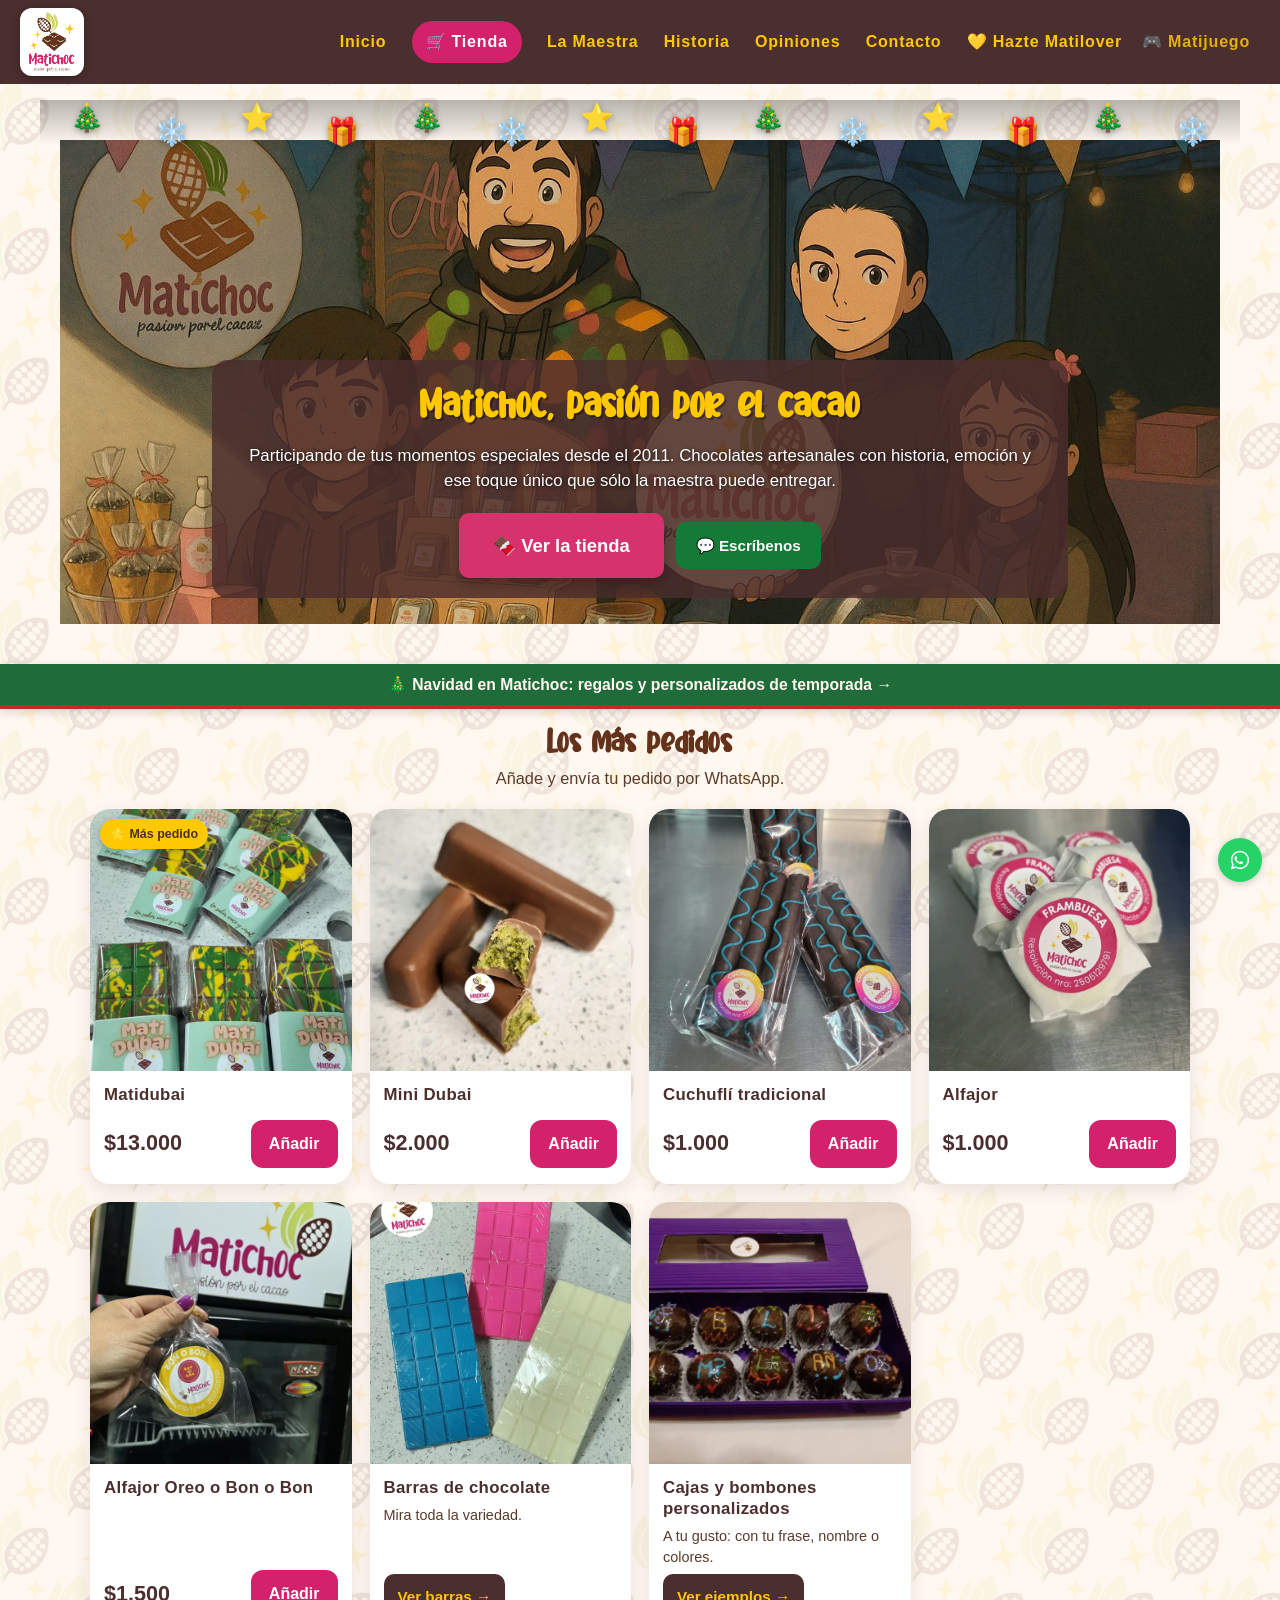
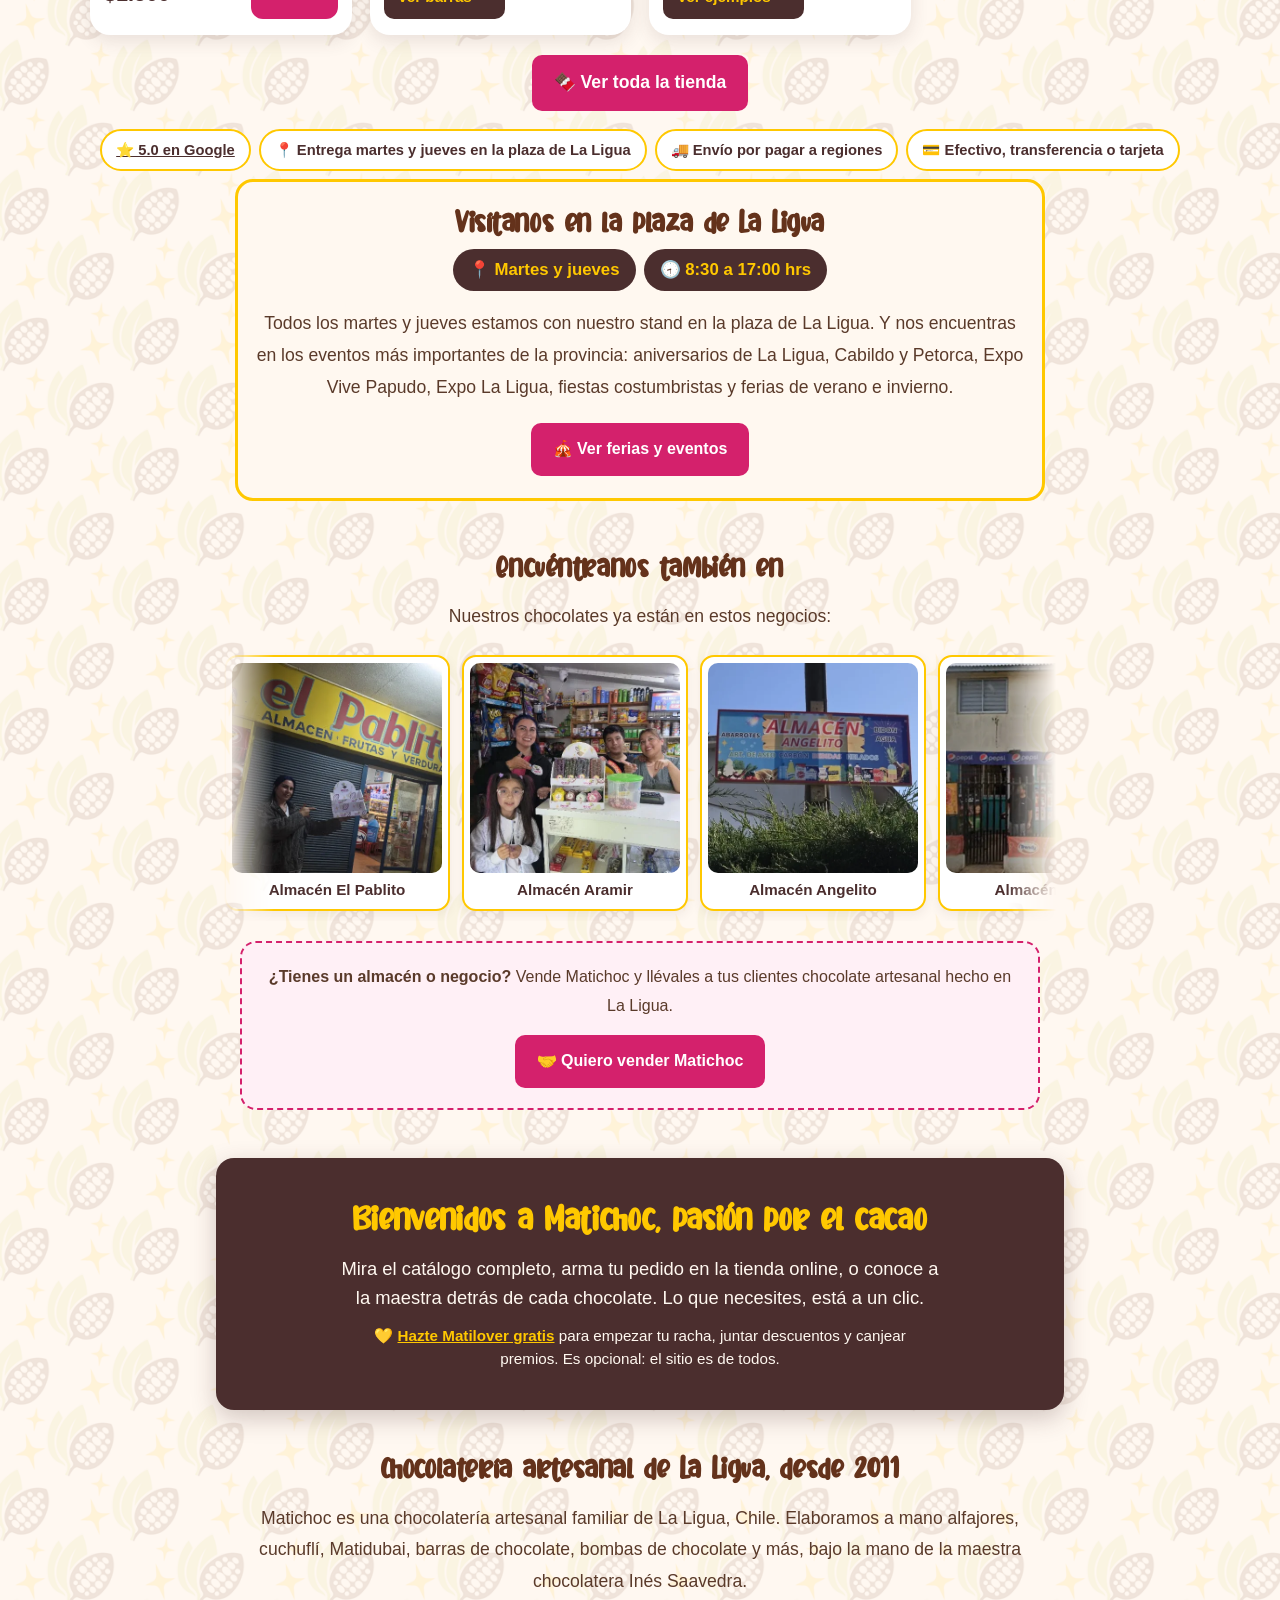
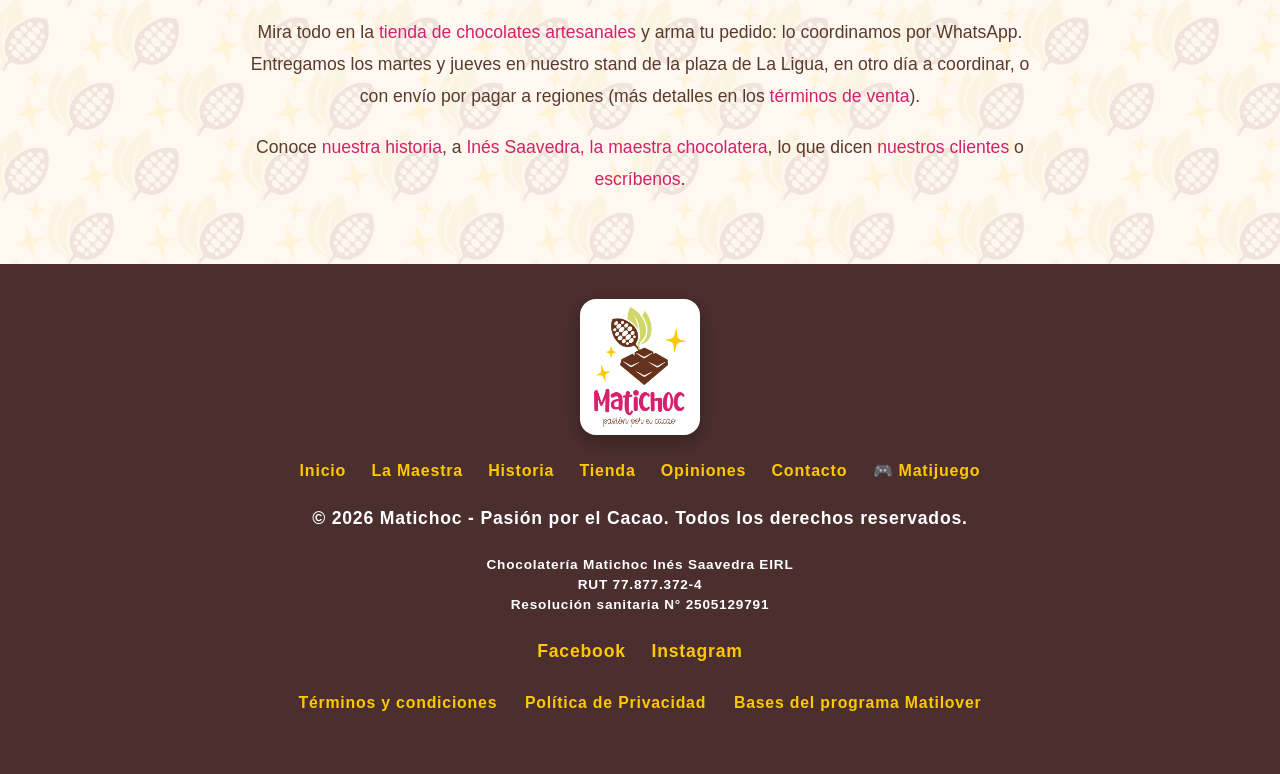
<file: index.html>
<!DOCTYPE html>
<html lang="es">
<head>
  <meta charset="UTF-8" />
  <meta name="viewport" content="width=device-width, initial-scale=1" />
  <meta http-equiv="Content-Security-Policy" content="default-src 'self'; img-src 'self' https://i.imgur.com https://*.goatcounter.com data:; style-src 'self' 'unsafe-inline'; script-src 'self'; connect-src 'self' https://lfgfmequzmlajlvkjxlv.supabase.co; object-src 'none'; frame-src 'none'; base-uri 'self'; form-action 'self' https://wa.me;">
  <meta http-equiv="Referrer-Policy" content="strict-origin-when-cross-origin">
  <title>Matichoc | Chocolates artesanales en La Ligua, Chile — desde 2011</title>
  <meta name="description" content="Chocolates artesanales con historia, emoción y pasión por el cacao desde 2011. Alfajores, cuchuflí, Matidubai, barras y más, hechos a mano en La Ligua, Chile.">
  <link rel="canonical" href="https://matichoc.cl/">
  <meta property="og:type" content="website">
  <meta property="og:site_name" content="Matichoc">
  <meta property="og:locale" content="es_CL">
  <meta property="og:title" content="Matichoc | Chocolates artesanales en La Ligua, Chile — desde 2011">
  <meta property="og:description" content="Chocolates artesanales con historia, emoción y pasión por el cacao desde 2011. Alfajores, cuchuflí, Matidubai, barras y más, hechos a mano en La Ligua, Chile.">
  <meta property="og:url" content="https://matichoc.cl/">
  <meta property="og:image" content="https://matichoc.cl/assets/brand/og-matichoc.jpg">
  <meta property="og:image:width" content="1200">
  <meta property="og:image:height" content="630">
  <meta property="og:image:alt" content="Matichoc, pasión por el cacao">
  <meta name="twitter:card" content="summary_large_image">
  <script type="application/ld+json">
  {
    "@context": "https://schema.org",
    "@type": "WebSite",
    "name": "Matichoc",
    "alternateName": "Matichoc, pasión por el cacao",
    "url": "https://matichoc.cl/",
    "inLanguage": "es-CL"
  }
  </script>
  <script type="application/ld+json">
  {
    "@context": "https://schema.org",
    "@type": "Store",
    "name": "Matichoc",
    "alternateName": "Matichoc, pasión por el cacao",
    "legalName": "Chocolatería Matichoc Inés Saavedra EIRL",
    "description": "Chocolatería artesanal familiar de La Ligua, Chile, desde 2011: alfajores, cuchuflí, Matidubai, barras y más.",
    "url": "https://matichoc.cl/",
    "logo": "https://matichoc.cl/assets/brand/logo-vertical.png",
    "image": "https://matichoc.cl/assets/brand/og-matichoc.jpg",
    "telephone": "+56975645591",
    "foundingDate": "2011",
    "founder": { "@type": "Person", "name": "Inés Saavedra" },
    "address": { "@type": "PostalAddress", "addressLocality": "La Ligua", "addressRegion": "Valparaíso", "addressCountry": "CL" },
    "areaServed": "La Ligua y provincia de Petorca, Chile",
    "sameAs": [
      "https://www.facebook.com/matichoc2011",
      "https://www.instagram.com/matichoc.pasion.por.el.cacao"
    ]
  }
  </script>
  <link rel="icon" type="image/x-icon" href="assets/brand/favicon.ico">
  <link rel="icon" type="image/png" sizes="512x512" href="assets/brand/icon-512.png">
  <link rel="apple-touch-icon" href="assets/brand/apple-touch-icon.png">
  <link rel="stylesheet" href="css/styles.css" />
  <link rel="stylesheet" href="css/chocolate-wow.css" />
  <link rel="stylesheet" href="css/tienda.css" />
    <link rel="stylesheet" href="css/matichico-guia.css" />
</head>
<body>
  <!-- Header -->
  <header id="header" role="banner" aria-label="Encabezado principal"><nav class="seo-fallback" aria-label="Menú principal"><a href="index.html">Inicio</a><a href="pages/tienda.html">Tienda</a><a href="pages/la_maestra.html">La Maestra</a><a href="pages/historia.html">Historia</a><a href="pages/opiniones.html">Opiniones</a><a href="pages/contacto.html">Contacto</a><a href="matijuego/">Matijuego</a></nav></header>

  <!-- Banner -->
  <section id="banner" role="region" aria-label="Banner principal"><h1 class="seo-fallback">Matichoc, pasión por el cacao</h1></section>

  <!-- Los más pedidos: se compra desde la portada (js/destacados.js; productos y precios de js/catalogo.js) -->
  <section id="destacados" class="t-main t-portada" aria-labelledby="dest-titulo">
    <h2 id="dest-titulo">Los más pedidos</h2>
    <p class="t-portada-sub">Añade y envía tu pedido por WhatsApp.</p>
    <div class="t-grid" id="destGrid"></div>
    <p class="t-portada-mas"><a class="pv-cta-btn" href="pages/tienda.html">🍫 Ver toda la tienda</a></p>
    <ul class="confianza" aria-label="Por qué pedir en Matichoc">
      <li><a href="pages/opiniones.html">⭐ 5.0 en Google</a></li>
      <li>📍 Entrega martes y jueves en la plaza de La Ligua</li>
      <li>🚚 Envío por pagar a regiones</li>
      <li>💳 Efectivo, transferencia o tarjeta</li>
    </ul>
  </section>
  <a class="t-barra-carrito" id="destBarra" href="pages/tienda.html#pedido" hidden>
    <span class="t-barra-info" aria-live="polite">🛒 <strong id="destBarraCant">0</strong> <span id="destBarraEtq">productos</span> · <strong>$<span id="destBarraTotal">0</span></strong></span>
    <span class="t-barra-ver">Ver pedido →</span>
  </a>

  <!-- Stand en la plaza y ferias -->
  <section id="plaza" class="pv-seccion plaza" aria-labelledby="plaza-titulo">
    <h2 id="plaza-titulo">Visítanos en la plaza de La Ligua</h2>
    <p class="plaza-horario"><span>📍 Martes y jueves</span> <span>🕣 8:30 a 17:00 hrs</span></p>
    <p>Todos los martes y jueves estamos con nuestro stand en la plaza de La Ligua. Y nos encuentras en los eventos más importantes de la provincia: aniversarios de La Ligua, Cabildo y Petorca, Expo Vive Papudo, Expo La Ligua, fiestas costumbristas y ferias de verano e invierno.</p>
    <a class="pv-cta-btn" href="pages/la_maestra.html#ferias">🎪 Ver ferias y eventos</a>
  </section>

  <!-- Puntos de venta -->
  <section id="puntos-venta" class="pv-seccion" aria-labelledby="pv-titulo">
    <h2 id="pv-titulo">Encuéntranos también en</h2>
    <p class="pv-intro">Nuestros chocolates ya están en estos negocios:</p>
    <div data-puntos-venta></div>
    <div class="pv-cta">
      <p><strong>¿Tienes un almacén o negocio?</strong> Vende Matichoc y llévales a tus clientes chocolate artesanal hecho en La Ligua.</p>
      <a class="pv-cta-btn" data-vender-matichoc href="https://wa.me/56975645591" target="_blank" rel="noopener noreferrer">🤝 Quiero vender Matichoc</a>
    </div>
  </section>

  <!-- Bienvenida -->
  <section id="bienvenida" role="region" aria-label="Palabras de bienvenida y descripción del sitio">
    <h2>Bienvenidos a Matichoc, pasión por el cacao</h2>
    <p>Mira el catálogo completo, arma tu pedido en la tienda online, o conoce a la maestra detrás de cada chocolate. Lo que necesites, está a un clic.</p>
    <div id="racha-widget" aria-live="polite"></div>
  </section>

  <!-- Quiénes somos (texto visible para buscadores: solo lo que el sitio ya dice) -->
  <section id="quienes-somos" class="pv-seccion" aria-labelledby="qs-titulo">
    <h2 id="qs-titulo">Chocolatería artesanal de La Ligua, desde 2011</h2>
    <p>Matichoc es una chocolatería artesanal familiar de La Ligua, Chile. Elaboramos a mano alfajores, cuchuflí, Matidubai, barras de chocolate, bombas de chocolate y más, bajo la mano de la maestra chocolatera Inés Saavedra.</p>
    <p>Mira todo en la <a href="pages/tienda.html">tienda de chocolates artesanales</a> y arma tu pedido: lo coordinamos por WhatsApp. Entregamos los martes y jueves en nuestro stand de la plaza de La Ligua, en otro día a coordinar, o con envío por pagar a regiones (más detalles en los <a href="pages/terminos.html">términos de venta</a>).</p>
    <p>Conoce <a href="pages/historia.html">nuestra historia</a>, a <a href="pages/la_maestra.html">Inés Saavedra, la maestra chocolatera</a>, lo que dicen <a href="pages/opiniones.html">nuestros clientes</a> o <a href="pages/contacto.html">escríbenos</a>.</p>
  </section>

  <!-- Footer -->
  <footer id="footer" role="contentinfo" aria-label="Pie de página con redes sociales y política"><nav class="seo-fallback" aria-label="Información legal"><a href="pages/terminos.html">Términos y condiciones</a><a href="pages/privacidad.html">Política de Privacidad</a><a href="pages/bases-matilover.html">Bases del programa Matilover</a></nav></footer>

  <a href="https://wa.me/56975645591" target="_blank" rel="noopener noreferrer" class="whatsapp-float" aria-label="Escríbenos por WhatsApp">
    <svg viewBox="0 0 24 24" xmlns="http://www.w3.org/2000/svg"><path d="M12.04 2C6.58 2 2.13 6.45 2.13 11.91c0 1.75.46 3.45 1.32 4.95L2 22l5.29-1.39a9.9 9.9 0 0 0 4.75 1.21h.01c5.46 0 9.9-4.45 9.9-9.91 0-2.65-1.03-5.14-2.9-7.01A9.82 9.82 0 0 0 12.04 2m0 1.67c2.2 0 4.26.86 5.82 2.42a8.2 8.2 0 0 1 2.41 5.82c0 4.53-3.7 8.23-8.24 8.23a8.2 8.2 0 0 1-4.19-1.15l-.3-.18-3.14.82.84-3.06-.2-.32a8.18 8.18 0 0 1-1.26-4.37c0-4.53 3.7-8.23 8.24-8.23m-4.65 4.29c-.15 0-.4.06-.61.3s-.8.78-.8 1.9.82 2.2.94 2.36c.11.15 1.6 2.5 3.95 3.4 1.95.75 2.35.6 2.77.56.42-.04 1.36-.55 1.55-1.09.19-.53.19-.98.13-1.08-.06-.1-.22-.16-.46-.28-.24-.12-1.4-.69-1.62-.77-.22-.08-.37-.12-.53.12-.15.24-.6.77-.74.92-.14.15-.27.17-.51.06-.24-.12-1.01-.37-1.93-1.19-.71-.63-1.19-1.42-1.33-1.66-.14-.24-.01-.37.1-.49.11-.11.24-.28.36-.42.12-.14.16-.24.24-.4.08-.16.04-.3-.02-.42-.06-.12-.53-1.29-.74-1.76-.19-.46-.39-.4-.53-.4z"/></svg>
  </a>

  <script src="js/base.js"></script>

  <script src="js/analitica.js"></script>
    <script src="js/supabase-config.js"></script>
    <script src="js/cuenta.js"></script>
    <script src="js/temporadas.js"></script>
    <script src="js/brillos.js"></script>
    <script src="js/matichico-guia.js"></script>
  <script src="js/racha.js"></script>
  <script src="js/puntos-venta.js"></script>
  <script src="js/catalogo.js"></script>
  <script src="js/destacados.js"></script>
  <script src="js/page-index.js"></script>
</body>
</html>
</file>
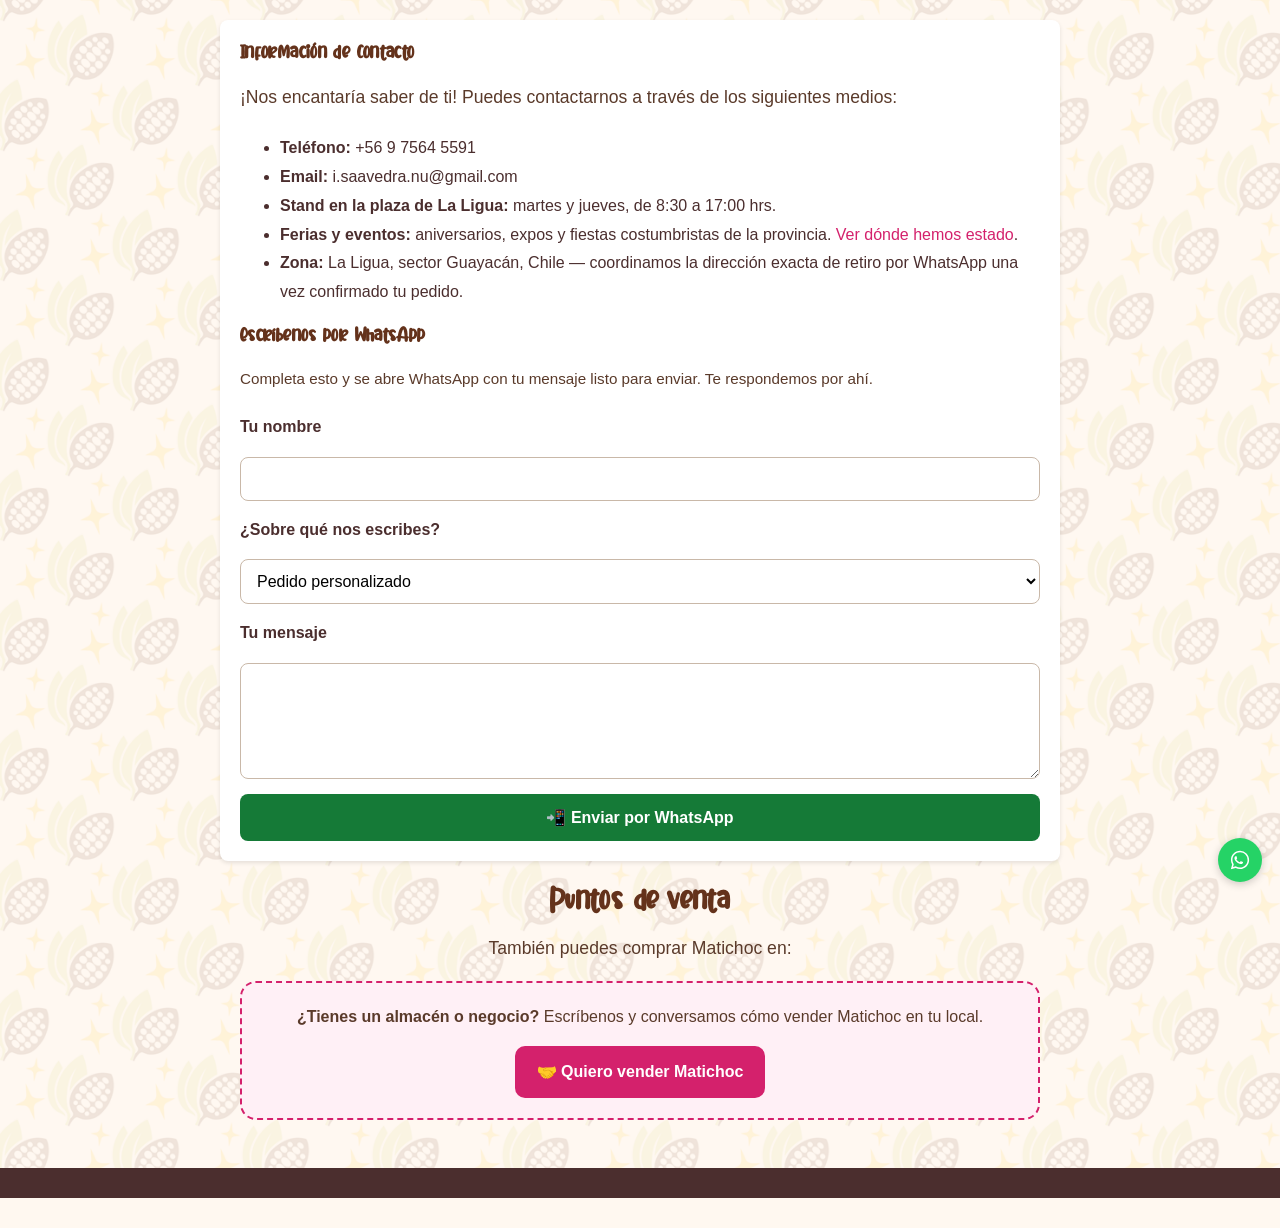
<file: donde-me-encuentran/index.html>
<!DOCTYPE html>
<html lang="es">
<head>
<meta charset="UTF-8">
<!-- Dirección del sitio antiguo de Matichoc que Google aún tiene guardada: redirige a la página nueva. -->
<title>Matichoc</title>
<link rel="canonical" href="https://matichoc.cl/pages/contacto.html">
<meta http-equiv="refresh" content="0; url=/pages/contacto.html">
</head>
<body>
<p>Esta página se mudó: <a href="/pages/contacto.html">ir a la nueva página de Matichoc</a>.</p>
</body>
</html>
</file>
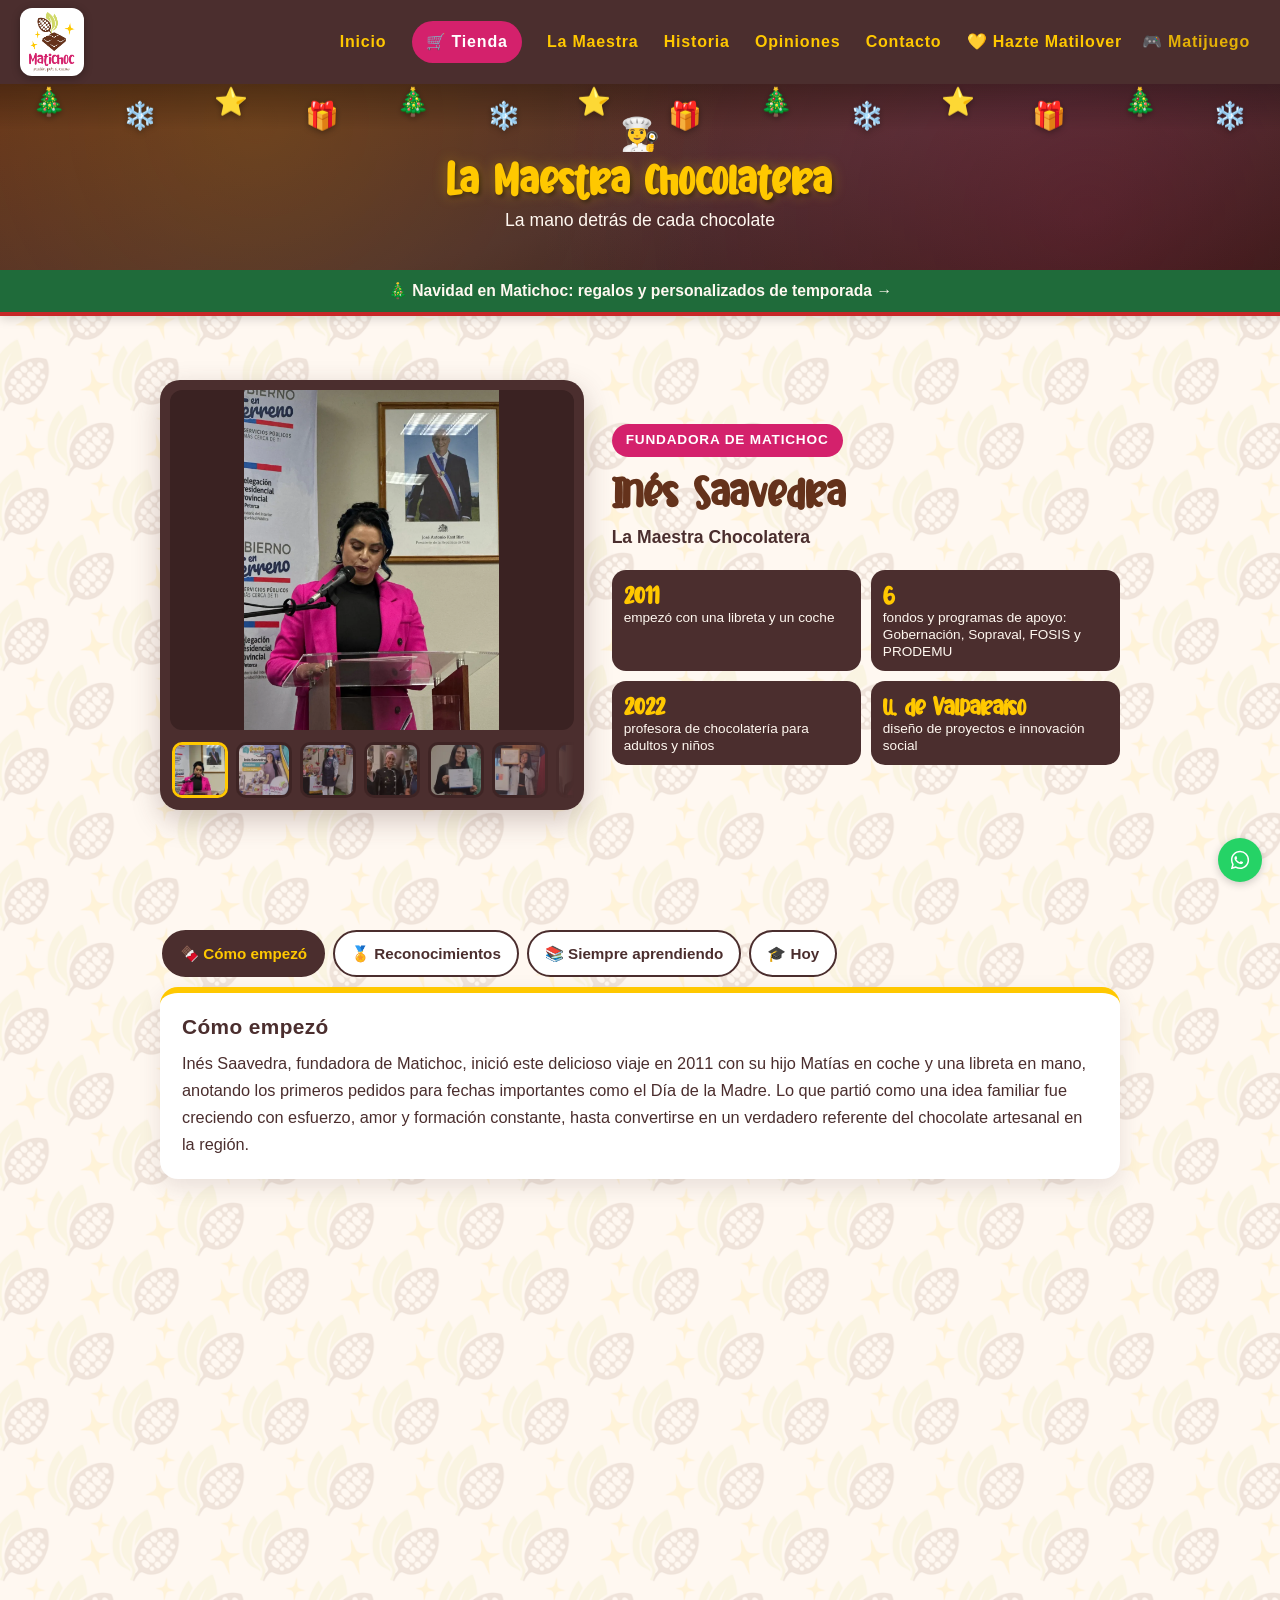
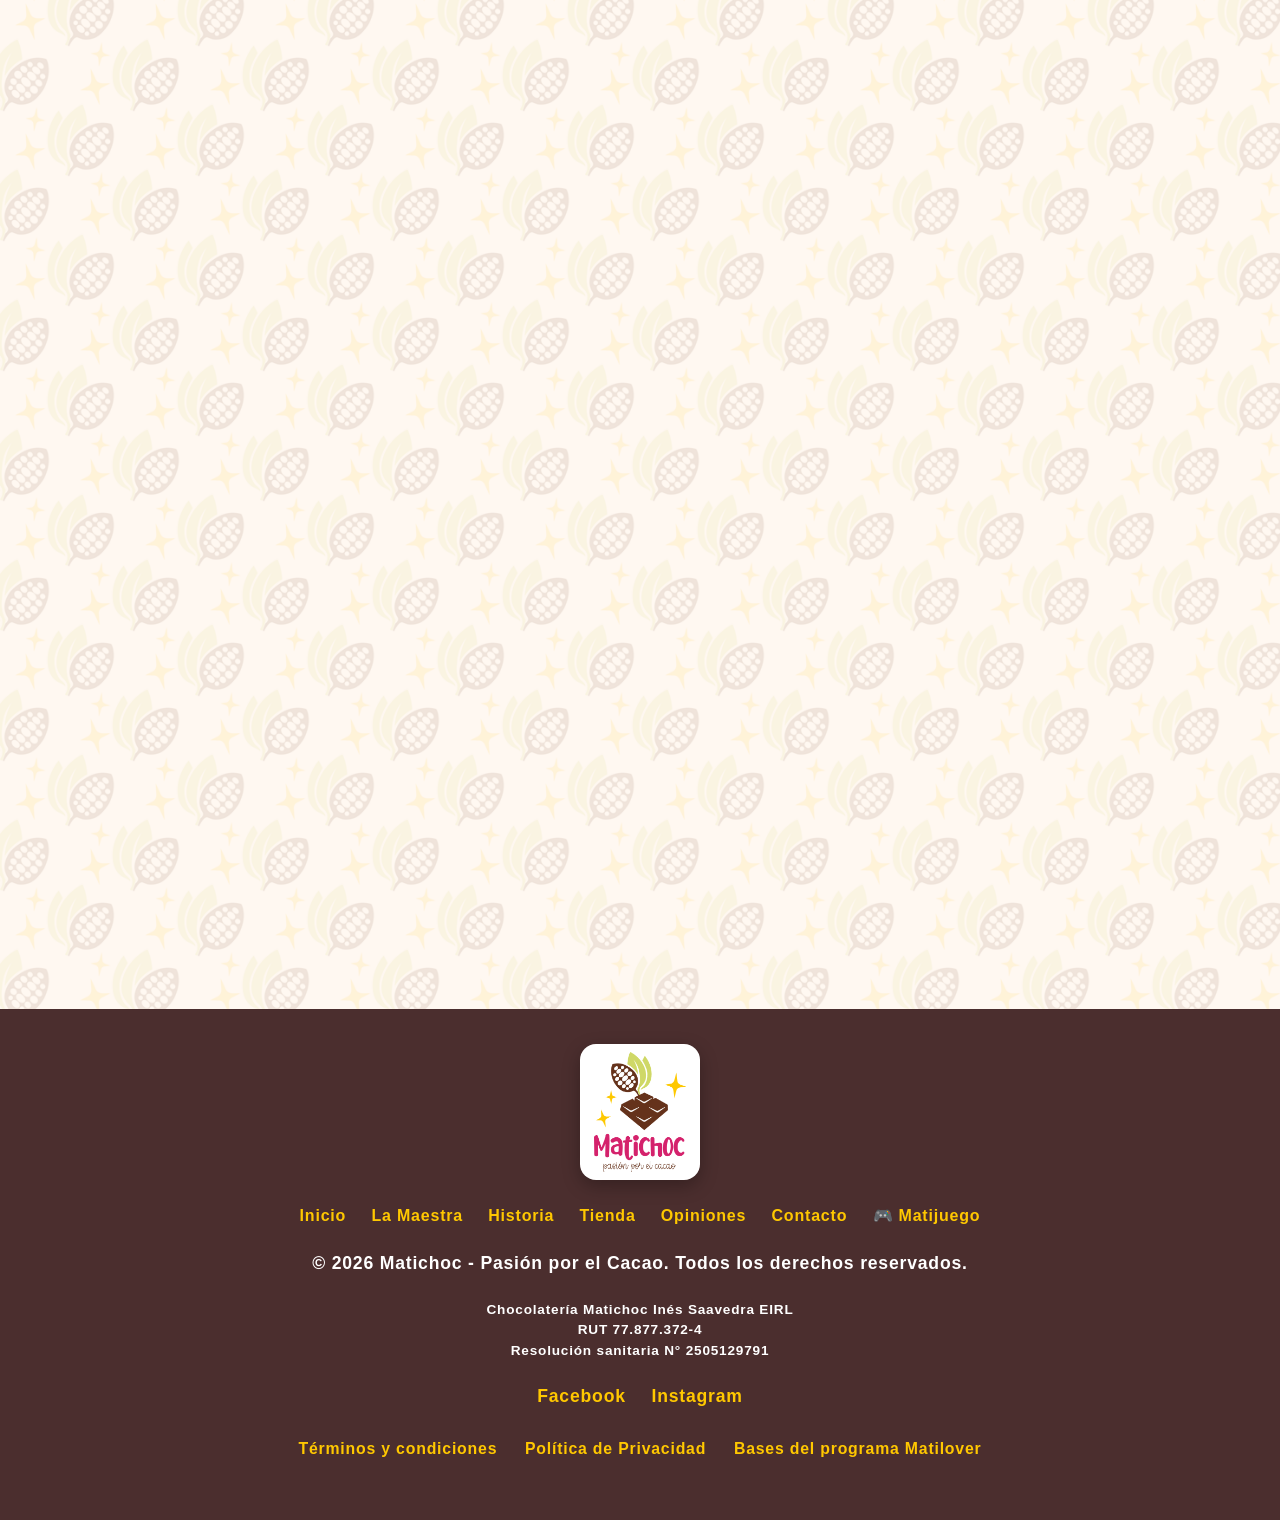
<file: la-maestra/index.html>
<!DOCTYPE html>
<html lang="es">
<head>
<meta charset="UTF-8">
<!-- Dirección del sitio antiguo de Matichoc que Google aún tiene guardada: redirige a la página nueva. -->
<title>Matichoc</title>
<link rel="canonical" href="https://matichoc.cl/pages/la_maestra.html">
<meta http-equiv="refresh" content="0; url=/pages/la_maestra.html">
</head>
<body>
<p>Esta página se mudó: <a href="/pages/la_maestra.html">ir a la nueva página de Matichoc</a>.</p>
</body>
</html>
</file>
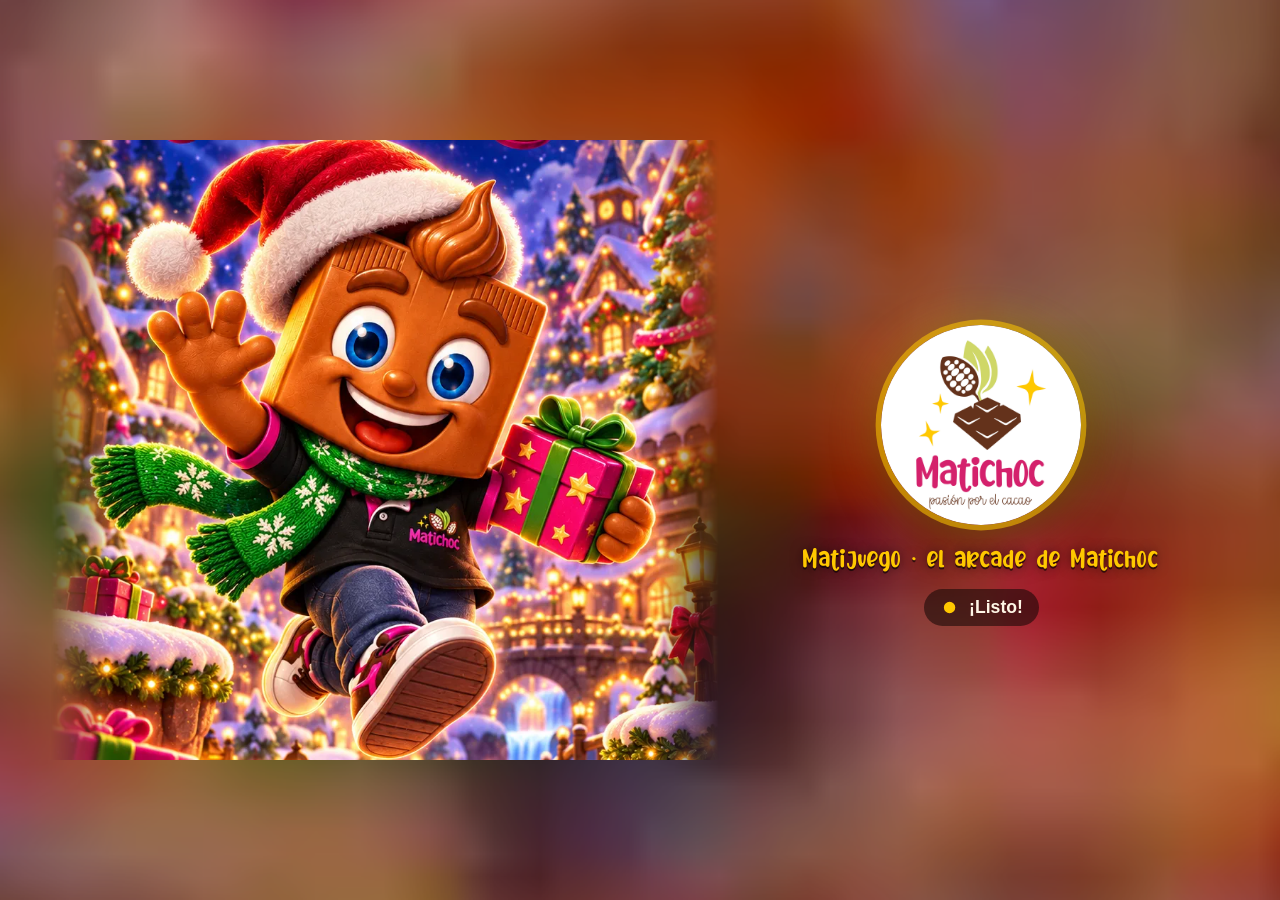
<file: matijuego/index.html>
<!DOCTYPE html>
<html lang="es" data-demo="1">
<head>
<meta charset="UTF-8">
<meta name="viewport" content="width=device-width, initial-scale=1.0, maximum-scale=1, user-scalable=no, viewport-fit=cover">
<meta http-equiv="Content-Security-Policy" content="default-src 'self'; script-src 'self' 'sha256-6p13ug9Y/2TWPZMF0aIT0xv2TqxNkp62hhuZFDN2uAM='; style-src 'self' 'unsafe-inline'; img-src 'self' data: blob:; media-src 'self' data: blob:; font-src 'self' data:; connect-src 'self'; object-src 'none'; frame-src 'self'; base-uri 'self'; form-action 'self' https://wa.me;">
<meta http-equiv="Referrer-Policy" content="strict-origin-when-cross-origin">
<meta name="description" content="Matichoc Arcade: los juegos de Matichoc, chocolatería artesanal de La Ligua. Juega en el celular o en el computador.">
<link rel="canonical" href="https://matichoc.cl/matijuego/">
<title>Matichoc Arcade</title>
<meta name="theme-color" content="#4B2E2E">
<link rel="icon" href="assets/brand/favicon.ico" sizes="any">
<link rel="apple-touch-icon" href="assets/brand/apple-touch-icon.png">
<link rel="preload" href="assets/fonts/baby-chipmunk.ttf" as="font" type="font/ttf" crossorigin>
<link rel="preload" href="assets/fonts/adorable-mother-script.otf" as="font" type="font/otf" crossorigin>
<link rel="stylesheet" href="css/style.css?v=bfcb83ff05"><style>
/* Enlaces del juego hacia matichoc.cl (solo en la web; la app no los lleva ni este estilo): discretos. Texto chico, sin íconos ni colores de marca,
   para que el juego no empuje hacia la tienda. Siguen siendo legibles (color de texto de cada pantalla) y accesibles. */
.site-links { gap: 2px 14px; margin: 18px 0 6px; }
.site-links a, .lb-links a { color: inherit; font-weight: 400; font-size: 0.7rem; opacity: 1; }
.site-links a:hover, .site-links a:focus-visible { text-decoration: underline; }
</style>
</head>
<body>
<div id="toast" class="toast hidden"></div>

<!-- Canje de un juego con Matipuntos -->
<div id="unlock-dialog" class="modal hidden" role="dialog" aria-modal="true">
  <div class="modal-card um-card">
    <div id="um-art" class="um-art" aria-hidden="true"><span id="um-icon" class="um-icon"></span></div>
    <h2 id="um-title"></h2>
    <p id="um-text"></p>
    <div class="um-prog" aria-hidden="true"><i id="um-fill"></i><em id="um-count"></em></div>
    <button id="um-buy" class="btn-primary" type="button"></button>
    <button id="um-cancel" data-back class="btn-secondary" type="button">Ahora no</button>
  </div>
</div>

<!-- Figurita que falta: cambiarla por repetidas (taller) o comprarla con Matipuntos (kiosco) -->
<div id="sticker-dialog" class="modal hidden" role="dialog" aria-modal="true">
  <div class="modal-card um-card sk-card">
    <div id="sk-art" class="um-art sk-art" aria-hidden="true"></div>
    <h2 id="sk-title"></h2>
    <p id="sk-text"></p>
    <button id="sk-trade" class="btn-primary" type="button"></button>
    <button id="sk-buy" class="btn-primary sk-buy" type="button"></button>
    <button id="sk-close" data-back class="btn-secondary" type="button">Ahora no</button>
  </div>
</div>

<!-- Calendario de recompensas del mes -->
<div id="calendar-dialog" class="modal hidden" role="dialog" aria-modal="true">
  <div class="modal-card cal-card">
    <h2 id="cal-title">🎁 Recompensas del mes</h2>
    <div id="cal-today" class="cal-today"></div>
    <button id="cal-claim" class="btn-primary" type="button">🎁 Cobrar la de hoy</button>
    <p id="cal-sub" class="cal-sub"></p>
    <div id="cal-grid" class="cal-grid"></div>
    <button id="cal-close" data-back class="btn-secondary" type="button">Cerrar</button>
  </div>
</div>

<!-- Energía: estado, cofre del tesoro y cómo conseguir más -->
<div id="energy-dialog" class="modal hidden" role="dialog" aria-modal="true">
  <div class="modal-card en-card">
    <div class="um-icon" id="en-icon">⚡</div>
    <h2 id="en-title">Tu energía</h2>
    <p id="en-text"></p>
    <div class="en-bar"><i id="en-fill"></i><span id="en-count">200/200</span></div>
    <p class="en-sub" id="en-next"></p>
    <button id="en-chest" class="btn-primary hidden" type="button">🎁 Abrir cofre del tesoro</button>
    <p class="en-sub" id="en-chest-wait"></p>
    <div class="en-miss hidden" id="en-miss"></div>
    <ul class="en-ways" id="en-ways"></ul>
    <details class="en-costs"><summary>¿Cuánto gasta cada juego?</summary><ul id="en-costs"></ul></details>
    <button id="en-close" data-back class="btn-secondary" type="button">Cerrar</button>
  </div>
</div>

<!-- Ranking de todos los jugadores (solo aparece si el creador lo abre) -->
<div id="world-ranking" class="modal hidden" role="dialog" aria-modal="true">
  <div class="modal-card wr-card">
    <h2>🌎 Ranking de jugadores</h2>
    <select id="wr-game" aria-label="Juego"></select>
    <ol id="wr-list" class="wr-list"></ol>
    <button id="wr-close" data-back class="btn-secondary" type="button">Cerrar</button>
  </div>
</div>

<!-- Privacidad y licencias: se leen dentro del juego, sin salir de él -->
<div id="legal-dialog" class="modal hidden" role="dialog" aria-modal="true" aria-labelledby="legal-title">
  <div class="modal-card legal-card">
    <h2 id="legal-title">Privacidad</h2>
    <iframe id="legal-frame" class="legal-frame" title="Texto legal de Matijuego" sandbox="" src="about:blank"></iframe>
    <div class="menu-secondary-row">
      <button id="legal-switch" class="btn-secondary" type="button">📜 Créditos y licencias</button>
      <button id="legal-close" data-back class="btn-primary" type="button">Cerrar</button>
    </div>
  </div>
</div>
<div id="puzzle-dialog" class="modal hidden" role="dialog" aria-modal="true" aria-labelledby="puzzle-title">
  <div class="modal-card pz-card">
    <h2 id="puzzle-title">Juego</h2>
    <p id="puzzle-status" class="pz-status" aria-live="polite"></p>
    <div id="puzzle-board" class="pz-board"></div>
    <div class="menu-secondary-row">
      <button id="puzzle-again" class="btn-secondary" type="button">🔄 Otra vez</button>
      <button id="puzzle-close" data-back class="btn-primary" type="button">Salir</button>
    </div>
  </div>
</div>
<!-- Aventura: elegir el estilo de un lugar del Pueblo (rincón, cancha, aro) -->
<div id="adv-choice" class="modal hidden" role="dialog" aria-modal="true" aria-labelledby="adv-choice-title">
  <div class="modal-card joy-card adv-card">
    <div class="um-icon" id="adv-choice-icon">🎨</div>
    <h2 id="adv-choice-title">Elige un estilo</h2>
    <div id="adv-choice-options" class="adv-options"></div>
    <button id="adv-choice-close" data-back class="btn-secondary" type="button">Elegir después</button>
  </div>
</div>
<!-- Aventura: la viñeta que cuenta de qué se trata (se ve una vez; después el botón lleva directo al Pueblo) -->
<div id="adv-intro" class="modal hidden" role="dialog" aria-modal="true" aria-labelledby="adv-intro-title">
  <div class="modal-card joy-card adv-intro-card">
    <p class="joy-kicker">🎪 Aventura del Pueblo</p>
    <h2 id="adv-intro-title">¡Renovemos el Pueblo!</h2>
    <div class="ai-faces">
      <figure><canvas width="128" height="128" data-npc="Bombi"></canvas><figcaption>Bombi</figcaption></figure>
      <figure><canvas width="128" height="128" data-npc="Capi Menta"></canvas><figcaption>Capi Menta</figcaption></figure>
      <figure><canvas width="128" height="128" data-npc="Don Cuchufli"></canvas><figcaption>Don Cuchufli</figcaption></figure>
    </div>
    <p class="ai-text">El Pueblo Matichoc está descuidado. Ayuda a los vecinos a dejarlo precioso, <b>zona por zona</b>: la plaza, la cancha, el aro, el gran festival… ¡y más allá de la cerca, un bosque, una granja y un lago!</p>
    <p class="ai-how">⭐ Cada tarea cuesta estrellas, y las <b>⭐ se ganan jugando cualquier juego</b> (ganes o pierdas). ¡Te regalamos ⭐1 para la primera!</p>
    <button class="btn-primary joy-go" id="adv-intro-go" type="button">¡Vamos al Pueblo!</button>
    <button class="btn-secondary" id="adv-intro-close" data-back type="button">Ahora no</button>
  </div>
</div>
<!-- Aventura: las tareas de la zona (al estilo de los juegos de renovar: cada tarea cuesta ⭐) -->
<div id="adv-tasks" class="modal hidden" role="dialog" aria-modal="true" aria-labelledby="at-title">
  <div class="modal-card joy-card adv-tasks-card">
    <div class="at-head"><h2 id="at-title">Zona</h2><span class="at-stars" title="Estrellas para renovar el Pueblo">⭐ <b id="at-stars">0</b></span></div>
    <div class="at-bar" aria-hidden="true"><i id="at-bar"></i></div>
    <div class="at-npc"><canvas id="at-face" width="96" height="96"></canvas><p id="at-say"></p></div>
    <ol id="at-list" class="at-list"></ol>
    <div id="at-map" class="at-map" aria-label="Las zonas del Pueblo"></div>
    <p class="at-how">⭐ Se ganan jugando <b>cualquier juego</b> (ganes o pierdas), entregando pedidos en Mati Merge y juntando lo de los barrios.</p>
    <button id="adv-tasks-close" data-back class="btn-secondary" type="button">Seguir paseando</button>
  </div>
</div>
<!-- Menú: "Mi personaje y mis espacios" (lleva a las pantallas de siempre) -->
<div id="me-dialog" class="modal hidden" role="dialog" aria-modal="true" aria-labelledby="me-title">
  <div class="modal-card joy-card me-card">
    <h2 id="me-title">Mi personaje y mis espacios</h2>
    <div class="me-options">
      <button type="button" class="me-opt" id="me-shop"><span>👕</span><b>Vestuario y Tienda</b><small>Ropa, peinados y accesorios</small></button>
      <button type="button" class="me-opt" id="me-house"><span>🏠</span><b>Mi Casa</b><small>Muebles y cuartos</small></button>
      <button type="button" class="me-opt" id="me-char"><span>🔄</span><b>Cambiar de Matichico</b><small>Elige con quién juegas</small></button>
      <button type="button" class="me-opt" id="me-town"><span>🏘️</span><b>Mis lugares y copas</b><small>Lo que arreglaste en el Pueblo, tus copas y tu meta</small></button>
    </div>
    <button id="me-close" data-back class="btn-secondary" type="button">Cerrar</button>
  </div>
</div>
<!-- Pausa dentro de un juego: seguir, sonido o salir (el botón ⏸ de arriba a la izquierda y el "atrás" del celular) -->
<div id="pause-dialog" class="modal hidden" role="dialog" aria-modal="true" aria-labelledby="pause-title">
  <div class="modal-card joy-card pause-card">
    <h2 id="pause-title">Pausa</h2>
    <button id="pause-resume" data-back class="btn-primary pause-big" type="button">▶ Seguir jugando</button>
    <div class="pause-row">
      <button id="pause-sound" class="btn-secondary" type="button">🔊 Sonido</button>
      <button id="pause-volume" class="btn-secondary" type="button">🎚️ Volumen</button>
      <button id="pause-exit" class="btn-secondary" type="button">🏠 Salir al menú</button>
    </div>
  </div>
</div>
<!-- Sonido: volumen de la música y de los efectos (se guarda en el celular). Se abre desde el menú y desde la pausa -->
<div id="sound-dialog" class="modal hidden" role="dialog" aria-modal="true" aria-labelledby="sound-title">
  <div class="modal-card joy-card sound-card">
    <h2 id="sound-title">🔊 Sonido</h2>
    <label class="vol-row" for="vol-music"><span class="vol-name">🎵 Música</span>
      <input id="vol-music" type="range" min="0" max="100" step="5"><b id="vol-music-n" class="vol-n">60%</b></label>
    <label class="vol-row" for="vol-sfx"><span class="vol-name">🔔 Efectos</span>
      <input id="vol-sfx" type="range" min="0" max="100" step="5"><b id="vol-sfx-n" class="vol-n">70%</b></label>
    <button id="sound-mute" class="btn-secondary" type="button">🔇 Silenciar todo</button>
    <button id="sound-close" data-back class="btn-primary" type="button">Listo</button>
  </div>
</div>
<!-- Cartel de la demo de la web: para seguir hay que bajar la app -->
<div id="demo-wall" class="modal hidden" role="dialog" aria-modal="true">
  <div class="modal-card">
    <div class="um-icon">🎮</div>
    <h2>¡Esto sigue en la app!</h2>
    <p>Ya probaste lo primero de este juego. <b>Matijuego completo</b> (todos los niveles y todos los juegos) llegará pronto a Google Play: ¡prepárate para seguir jugando!</p>
    <a id="demo-wall-link" class="btn-primary" href="https://play.google.com/store/apps/details?id=cl.chocojuego.matichoc" target="_blank" rel="noopener">📲 Descargar en Google Play</a>
    <button id="demo-wall-close" data-back class="btn-secondary" type="button">Seguir mirando</button>
  </div>
</div>

<!-- Sello de inicio (como al prender una consola): sale al abrir la app y cuando se vuelve después de un buen rato -->
<div id="splash">
  <div class="sp-season" hidden aria-hidden="true"><img class="sp-season-bg" alt=""><img class="sp-season-art" alt=""></div>
  <div class="sp-pattern"></div>
  <div class="sp-glow"></div>
  <p class="sp-by">Desarrollado por</p>
  <div class="sp-logo"><img src="assets/brand/logo-badge.png" alt="Matichoc, pasión por el cacao"><i class="sp-shine"></i></div>
  <p class="sp-tag">Matijuego · el arcade de Matichoc</p>
  <span class="sp-star s1">✦</span><span class="sp-star s2">✦</span><span class="sp-star s3">✦</span><span class="sp-star s4">✦</span>
  <div class="sp-loading" role="status" aria-live="polite"><span class="sp-spinner" aria-hidden="true"></span><span class="sp-loading-text">Cargando…</span></div>
</div>
<div id="app">

  <!-- SELECCIÓN DE PERFIL: "¿Quién juega?" -->
  <section id="screen-profiles" class="screen">
    <div class="menu-card">
      <div class="brand-row">
        <a class="brand-badge" href="https://matichoc.cl/" title="Ir a matichoc.cl"><img src="assets/brand/logo-horizontal.png" alt="Matichoc, pasión por el cacao"></a>
        <h1 class="logo">Matijuego<span>el arcade de Matichoc</span></h1>
      </div>
      <nav class="site-links" aria-label="Enlaces a matichoc.cl">
        <a href="https://matichoc.cl/">matichoc.cl</a>
        <a href="https://matichoc.cl/pages/la_maestra.html">La Maestra</a>
        <a href="https://matichoc.cl/pages/tienda.html">Tienda</a>
      </nav>
      <p class="legal-links"><button type="button" class="legal-open" data-legal="privacy">🔒 Privacidad</button> · <button type="button" class="legal-open" data-legal="licenses">📜 Créditos y licencias</button></p>
      <p class="tagline">¿Quién juega? Cada perfil guarda su propio progreso.</p>
      <div id="profile-grid" class="profile-grid"></div>

      <div id="new-profile-form" class="new-profile-form hidden">
        <input id="new-profile-name" class="text-input" type="text" maxlength="16" placeholder="Apodo (inventado)">
        <div class="menu-secondary-row">
          <button id="btn-create-profile" class="btn-primary">Crear perfil</button>
          <button id="btn-cancel-profile" class="btn-secondary">Cancelar</button>
        </div>
      </div>
    </div>
  </section>

  <!-- HUB PRINCIPAL (lobby): tu Matichico en 3D, juegos con imagen, monedas y accesos -->
  <section id="screen-hub" class="screen hidden">
    <div class="lobby">
      <header class="lb-top">
        <a class="brand-badge" href="https://matichoc.cl/" title="Ir a matichoc.cl"><img src="assets/brand/logo-horizontal.png" alt="Matichoc, pasión por el cacao"></a>
        <h1 class="logo lb-logo">Matijuego<span>el arcade de Matichoc</span></h1>
        <div class="lb-actions">
          <div class="stat-chip lb-coins" title="Matipuntos">🍫✨ <span id="hub-total-coins">0</span></div>
          <button id="btn-energy" class="stat-chip stat-chip-btn lb-energy" type="button" title="Energía: cada partida gasta un poco y se recarga con el tiempo">⚡ <b id="hub-energy">200</b><small>/<span id="hub-energy-max">200</span></small> <small id="hub-energy-next" class="en-next"></small><span class="lv-dot hidden" id="hub-energy-dot"></span></button>
          <button id="btn-open-progress" class="stat-chip stat-chip-btn lb-level" title="Nivel, misiones y álbum">
            <span class="lv-badge">🏅 <b id="hub-level">1</b></span>
            <span class="lv-bar"><i id="hub-xp-fill"></i></span>
            <span class="lv-dot hidden" id="hub-progress-dot"></span>
          </button>
          <button id="btn-daily-reward" class="stat-chip stat-chip-btn">🎁 Recompensa diaria</button>
          <button id="btn-open-achievements" class="stat-chip stat-chip-btn">🏅 Logros</button>
          <button id="btn-open-leaderboard" class="stat-chip stat-chip-btn">🏆 Puntajes</button>
          <button id="btn-world-ranking" class="stat-chip stat-chip-btn hidden">🌎 Ranking</button>
          <button id="btn-joystick" class="stat-chip stat-chip-btn coarse-only" title="Cómo funciona el joystick en los juegos">🕹️ Joystick: <b>flotante</b></button>
          <button id="btn-sound" class="stat-chip stat-chip-btn" title="Volumen de la música y de los efectos">🔊 Sonido</button>
        </div>
        <div class="profile-chip lb-profile">
          <img id="hub-profile-avatar" class="hub-profile-avatar" alt="">
          <span id="hub-profile-name">Jugador</span>
          <button id="btn-switch-profile" class="btn-tiny">Cambiar</button>
        </div>
      </header>

      <div id="demo-banner" class="demo-banner hidden">🧪 <b>Versión de prueba en la web:</b> algunos juegos traen solo 2 o 3 niveles. <b>Matijuego completo, próximamente en Google Play</b> 📲</div>

      <!-- los tres caminos del menú, arriba de todo (también en el celular vertical) -->
      <div class="lb-start">
        <div id="lb-welcome" class="lb-welcome hidden" role="status"><span id="lb-welcome-text"></span><button type="button" id="lb-welcome-ok" class="btn-tiny">¡Vamos!</button></div>
        <nav class="lb-paths" aria-label="¿Qué quieres hacer?">
          <button id="btn-path-adventure" class="lp-btn lp-adv" type="button"><span class="lp-ico" aria-hidden="true">🎪</span><span class="lp-txt"><b>Continuar mi aventura</b><small id="lp-adv-sub">El gran festival del Pueblo</small></span></button>
          <button id="btn-path-free" class="lp-btn lp-free" type="button"><span class="lp-ico" aria-hidden="true">🎮</span><span class="lp-txt"><b>Jugar libremente</b><small>Todos los juegos, cuando quieras</small></span></button>
          <button id="btn-path-me" class="lp-btn lp-me" type="button"><span class="lp-ico" aria-hidden="true">🧑‍🎨</span><span class="lp-txt"><b>Mi personaje y mis espacios</b><small>Vestuario, Mi Casa y tu Matichico</small></span></button>
        </nav>
        <p id="lb-goal" class="lb-goal hidden"></p>
      </div>
      <div class="lb-body">
        <aside class="lb-stage">
          <div class="lb-stage-view">
            <canvas id="lobby-canvas"></canvas>
            <canvas id="lobby-fallback" class="hidden" width="256" height="256"></canvas>
            <div class="lb-nameplate"><span id="lb-char-name">Elige tu Matichico</span></div>
            <span class="lb-drag-hint">arrastra para girarlo · toca para saludar</span>
          </div>
          <div id="character-grid" class="character-grid lb-chars"></div>
          <div class="lb-stage-actions">
            <button id="btn-open-shop" class="btn-primary lb-shop">👕 Vestuario y Tienda</button>
            <button id="btn-open-house" class="lb-shop lb-house">🏠 Mi Casa</button>
          </div>
          <details class="lb-rename">
            <summary>✏️ Cambiar mi nombre</summary>
            <label class="field-label" for="input-name">Así te llamas en el juego y en la tabla de mejores puntajes</label>
            <input id="input-name" class="text-input lb-name" type="text" maxlength="16" placeholder="Jugador">
          </details>
        </aside>

        <main class="lb-games">
          <div id="event-banner" class="event-banner hidden"></div>
          <button id="btn-house-banner" class="house-banner" type="button">
            <span class="hb-art" aria-hidden="true">🏠<i>🛋️</i><i>🧸</i></span>
            <span class="hb-text"><b>Mi Casa <em>¡Nuevo!</em></b><span id="house-banner-sub">Arrastra muebles, decora y agranda tu casa</span></span>
            <span class="hb-go">Entrar ▶</span>
          </button>
          <h2 class="lb-title" id="lb-games-title" tabindex="-1">Elige un juego</h2>
          <div id="game-feature" class="lb-feature"></div>
          <div id="game-grid" class="game-grid lb-grid"></div>
          <nav class="site-links lb-links" aria-label="Enlaces a matichoc.cl">
            <a href="https://matichoc.cl/">matichoc.cl</a>
            <a href="https://matichoc.cl/pages/la_maestra.html">La Maestra</a>
            <a href="https://matichoc.cl/pages/tienda.html">Tienda</a>
          </nav>
      <p class="legal-links"><button type="button" class="legal-open" data-legal="privacy">🔒 Privacidad</button> · <button type="button" class="legal-open" data-legal="licenses">📜 Créditos y licencias</button></p>
        </main>
      </div>
      <!-- celular: pestaña "Mi Matichico" (lo que antes estaba en la fila de botones de arriba) -->
      <div class="lb-more" id="lb-more">
        <button type="button" class="lm-big" data-click="btn-open-shop"><span>👕</span>Vestuario y Tienda</button>
        <button type="button" class="lm-big" data-click="btn-open-house"><span>🏠</span>Mi Casa</button>
        <button type="button" data-click="me-town"><span>🏘️</span>Mis lugares y copas</button>
        <button type="button" data-click="btn-open-progress"><span>📒</span>Nivel, misiones y álbum</button>
        <button type="button" data-click="btn-open-achievements"><span>🏅</span>Logros</button>
        <button type="button" data-click="btn-open-leaderboard"><span>🏆</span>Puntajes</button>
        <button type="button" data-click="btn-joystick"><span>🕹️</span>Joystick</button>
        <button type="button" data-click="btn-sound"><span>🔊</span>Sonido</button>
      </div>
      <!-- celular: barra de abajo (rediseño, maqueta 4) -->
      <nav id="lb-tabs" class="lb-tabs" aria-label="Secciones del menú">
        <button type="button" data-tab="home" class="on"><span>🏠</span>Inicio</button>
        <button type="button" data-tab="games"><span>🎮</span>Juegos</button>
        <button type="button" data-tab="town"><span>🏘️</span>Pueblo</button>
        <button type="button" data-tab="me"><span>👕</span>Mi Matichico</button>
      </nav>
    </div>
  </section>

  <!-- MI AVENTURA DEL FESTIVAL: capítulos, objetivo, lugares construidos, deportes, meta y reto de temporada -->
  <section id="screen-adventure" class="screen hidden">
    <div class="adv">
      <header class="sh-top adv-top">
        <button id="btn-adventure-back" class="btn-secondary">← Volver</button>
        <h1 class="logo sh-title">Renovar el Pueblo</h1>
      </header>
      <div class="adv-body">
        <ol id="adv-chapters" class="adv-chapters" aria-label="Zonas del Pueblo"></ol>
        <section id="adv-now" class="adv-now" aria-live="polite"></section>
        <section class="adv-block"><h2>🏗️ Lo que construiste</h2><div id="adv-built" class="adv-built"></div></section>
        <section class="adv-block"><h2>🏆 Deportes del Pueblo</h2><div id="adv-sports" class="adv-sports"></div></section>
        <section class="adv-block"><h2>🎯 Metas de la semana</h2><div id="adv-goals" class="adv-goals"></div></section>
        <section id="adv-season" class="adv-block hidden"></section>
      </div>
    </div>
  </section>

  <!-- MI CASA: un cuarto para decorar -->
  <section id="screen-house" class="screen hidden">
    <div class="shop2">
      <header class="sh-top">
        <button id="btn-house-back" class="btn-secondary">← Volver</button>
        <h1 class="logo sh-title">Mi Casa</h1>
        <div class="stat-chip lb-coins" title="Matipuntos">🍫✨ <span id="house-coins">0</span> <small>Matipuntos</small></div>
        <div class="stat-chip" id="house-energy" title="Energía">⚡ <b id="house-energy-v">200</b><small>/<span id="house-energy-max">200</span></small></div>
      </header>
      <div class="sh-body">
        <aside class="sh-preview">
          <div class="sh-stage"><canvas id="house-canvas"></canvas>
            <button id="house-prev" class="hs-arrow left hidden" type="button" aria-label="Cuarto anterior">◀</button>
            <button id="house-next" class="hs-arrow right hidden" type="button" aria-label="Cuarto siguiente">▶</button>
          </div>
          <div id="house-tools" class="house-tools hidden"></div>
          <div class="shop-character-name">Tu casa</div>
        </aside>
        <section class="sh-panel">
          <div id="house-rooms" class="house-rooms" aria-label="Cuartos de la casa"></div>
          <div id="house-modes" class="house-modes"></div>
          <div id="house-views" class="house-modes sh-views"></div>
          <div id="house-tabs" class="sh-tabs"></div>
          <div id="house-grid" class="sh-grid"></div>
          <div id="house-bar" class="sh-bar"></div>
        </section>
      </div>
    </div>
  </section>

  <!-- MI AVENTURA: nivel, misiones diarias, racha y álbum -->
  <section id="screen-progress" class="screen hidden">
    <div class="pg">
      <header class="pg-top">
        <button id="btn-progress-back" class="btn-secondary">← Volver</button>
        <h1 class="logo pg-title">Mi aventura</h1>
        <div class="stat-chip lb-coins" title="Matipuntos">🍫✨ <span id="pg-coins">0</span></div>
      </header>
      <div class="pg-level">
        <div class="pg-lv-badge">🏅<b id="pg-level">1</b></div>
        <div class="pg-lv-body">
          <div class="pg-lv-name" id="pg-level-name">Nivel 1</div>
          <div class="pg-xpbar"><i id="pg-xp-fill"></i><span id="pg-xp-text">0 / 100 XP</span></div>
          <div class="pg-lv-next" id="pg-level-next"></div>
        </div>
      </div>
      <div class="pg-cols">
        <details class="pg-card pg-fold" open>
          <summary><h2>🎯 Misiones de hoy</h2></summary>
          <div class="pg-body">
            <div id="pg-missions" class="pg-missions"></div>
            <button id="pg-chest" class="btn-primary pg-chest" disabled>🎁 Cofre del día</button>
            <div class="pg-streak"><span id="pg-streak-text"></span><div id="pg-streak-days" class="pg-days"></div></div>
            <button id="pg-daily" class="btn-secondary">🎁 Recompensa diaria</button>
          </div>
        </details>
        <details class="pg-card pg-fold" id="pg-album-fold">
          <summary><h2>📖 Álbum de Chocolates <small id="pg-album-count"></small></h2></summary>
          <div class="pg-body">
            <div class="pg-packbar">
              <button id="pg-open-pack" class="btn-primary" disabled>📦 Abrir sobre</button>
              <span id="pg-packs-text" class="pg-hint"></span>
            </div>
            <div id="pg-album-tools" class="pg-album-tools"></div>
            <div id="pg-album" class="pg-album"></div>
            <div id="pg-milestones" class="pg-milestones"></div>
          </div>
        </details>
      </div>
    </div>
    <div id="pack-overlay" class="pk-reveal hidden">
      <div class="pk-reveal-card">
        <h2>¡Tu sobre!</h2>
        <div id="pack-cards" class="pk-cards"></div>
        <p id="pack-rewards" class="pg-hint"></p>
        <button id="pack-close" class="btn-primary">¡Genial!</button>
      </div>
    </div>
  </section>

  <!-- LOGROS -->
  <section id="screen-achievements" class="screen hidden">
    <div class="menu-card">
      <h1 class="logo" style="font-size:1.8rem">LOGROS</h1>
      <p class="tagline">Cumple objetivos y gana Matipuntos extra.</p>
      <div id="achievement-list" class="achievement-list"></div>
      <button id="btn-achievements-back" class="btn-primary">Volver</button>
    </div>
  </section>

  <!-- TIENDA DE ATUENDOS -->
  <section id="screen-shop" class="screen hidden">
    <div class="shop2">
      <header class="sh-top">
        <button id="btn-shop-back" class="btn-secondary">← Volver</button>
        <h1 class="logo sh-title">Vestuario y Tienda</h1>
        <div class="stat-chip lb-coins" title="Matipuntos">🍫✨ <span id="shop-coins">0</span> <small>Matipuntos</small></div>
      </header>
      <div class="sh-body">
        <aside class="sh-preview">
          <div class="sh-stage"><canvas id="shop-canvas"></canvas><span class="lb-drag-hint">arrastra para girarlo</span></div>
          <div id="shop-character-name" class="shop-character-name"></div>
          <div id="shop-character-switcher" class="shop-character-switcher"></div>
        </aside>
        <section class="sh-panel">
          <div id="shop-views" class="house-modes sh-views"></div>
          <div id="shop-tabs" class="sh-tabs"></div>
          <div id="shop-grid" class="sh-grid"></div>
          <div id="shop-custom" class="sh-custom hidden"></div>
          <div id="shop-bar" class="sh-bar"></div>
        </section>
      </div>
    </div>
  </section>

  <!-- TABLA DE PUNTAJES -->
  <section id="screen-leaderboard" class="screen hidden">
    <div class="menu-card">
      <h1 class="logo" style="font-size:1.8rem">TABLA DE PUNTAJES</h1>
      <p class="tagline">Los mejores puntajes de cada juego.</p>
      <div id="leaderboard-tabs" class="leaderboard-tabs"></div>
      <ol id="leaderboard-list" class="leaderboard-list"></ol>
      <p id="leaderboard-empty" class="leaderboard-empty hidden">Todavía no hay puntajes en este juego. ¡Sé el primero!</p>
      <button id="btn-leaderboard-back" class="btn-primary">Volver</button>
    </div>
  </section>

  <!-- PANTALLA DE JUEGO: RECOLECTA Y CORRE (3D) -->
  <section id="screen-recolecta" class="screen game-screen hidden">
    <div id="recolecta-hud" class="hud">
      <div class="hud-left">
        <button id="recolecta-btn-menu" class="btn-icon" title="Volver al menú" data-action="menu">🏠</button>
        <img id="recolecta-hud-avatar" class="hud-avatar" alt="">
        <div>
          <div id="recolecta-hud-level" class="hud-level">Nivel 1</div>
          <div id="recolecta-hud-mission" class="hud-mission">Misión</div>
        </div>
      </div>
      <div class="hud-right">
        <div class="hud-chip">🍬 <span id="recolecta-hud-choco">0</span>/<span id="recolecta-hud-target">0</span></div>
        <div class="hud-chip">⭐ <span id="recolecta-hud-score">0</span></div>
        <div class="hud-chip">🔥 <span id="recolecta-hud-combo">x1</span></div>
        <div class="hud-chip">🍫✨ <span id="recolecta-hud-coins">0</span></div>
        <div class="hud-chip" id="recolecta-hud-timer-chip">⏱ <span id="recolecta-hud-timer">00</span></div>
        <button id="recolecta-btn-mute" class="btn-icon" title="Silenciar sonido">🔊</button>
      </div>
    </div>

    <div id="recolecta-canvas-wrap" class="canvas-wrap g3d-wrap">
      <canvas id="recolecta-canvas"></canvas>
      <div id="recolecta-banner" class="fps-banner" aria-live="polite"></div>
      <div id="recolecta-popups" class="fps-popups" aria-hidden="true"></div>

      <div id="recolecta-overlay-intro" class="overlay hidden">
        <div class="overlay-card">
          <h2 id="recolecta-intro-title">Nivel</h2>
          <p class="fps-tag">Ahora en 3D</p>
          <p id="recolecta-intro-text"></p>
          <details class="how"><summary>📖 Cómo se juega</summary>
          <p class="fps-hint">Mueve con el joystick (o ← ↑ ↓ → / W A S D). Salta con Espacio (o K). Impulso rápido con Shift (¡te hace inmune!). Cuidado con los guardias malvaviscos: quitan 4 segundos. Junta golosinas seguidas para hacer combo y toma ⏱ el reloj, 👟 las botas y 🧲 el imán. Las golosinas que juntas te siguen en fila: mientras más larga, más puntos; pero los guardias roban de la fila si la tocan (sáltalos o usa el impulso). ¡Son 20 niveles!</p>
          </details>
          <div id="recolecta-lvlpick" class="lvl-pick"></div>
          <button class="btn-primary" data-action="begin">¡Vamos!</button>
        </div>
      </div>

      <div id="recolecta-overlay-win" class="overlay hidden">
        <div class="overlay-card">
          <h2>¡Misión cumplida! 🎉</h2>
          <p id="recolecta-win-text"></p>
          <button class="btn-primary" data-action="next">Siguiente nivel</button>
        </div>
      </div>

      <div id="recolecta-overlay-lose" class="overlay hidden">
        <div class="overlay-card">
          <h2>¡Se acabó el tiempo!</h2>
          <p id="recolecta-lose-text">Casi lo logras. ¡Inténtalo de nuevo!</p>
          <button class="btn-primary" data-action="retry">Reintentar</button>
          <button class="btn-secondary overlay-secondary-btn" data-action="menu">Volver al menú</button>
        </div>
      </div>

      <div id="recolecta-overlay-victory" class="overlay hidden">
        <div class="overlay-card">
          <h2>🏆 ¡Eres Campeón Matichoc!</h2>
          <p id="recolecta-victory-text"></p>
          <button class="btn-primary" data-action="restart">Jugar de nuevo</button>
          <button class="btn-secondary overlay-secondary-btn" data-action="menu">Volver al menú</button>
        </div>
      </div>
    </div>

    <div id="recolecta-touch" class="touch-controls">
      <div class="pk-joy" id="recolecta-joy" aria-label="Joystick"><div class="pk-knob"></div></div>
      <div class="rc-actions">
        <button class="dpad-btn rc-dash" id="recolecta-btn-dash" aria-label="Impulso">💨<small>Impulso</small></button>
        <button class="dpad-btn rc-jump" id="recolecta-btn-jump" aria-label="Saltar">⤴<small>Saltar</small></button>
      </div>
    </div>
  </section>

  <!-- PANTALLA DE JUEGO: TETRIS DE PRODUCTOS -->
  <section id="screen-tetris" class="screen game-screen hidden">
    <div id="tetris-hud" class="hud">
      <div class="hud-left">
        <button id="tetris-btn-menu" class="btn-icon" title="Volver al menú">🏠</button>
        <img id="tetris-hud-avatar" class="hud-avatar" alt="">
        <div>
          <div class="hud-level">Bloques de Productos</div>
          <div class="hud-mission">Encaja las golosinas y completa líneas</div>
        </div>
      </div>
      <div class="hud-right">
        <div class="hud-chip">⭐ <span id="tetris-hud-score">0</span></div>
        <div class="hud-chip">📏 <span id="tetris-hud-lines">0</span></div>
        <div class="hud-chip bl-nivel">🔥 Nvl <span id="tetris-hud-level">1</span></div>
        <div class="hud-chip">⚡ <span id="tetris-hud-combo">x1</span></div>
        <div class="hud-chip">🍫✨ <span id="tetris-hud-coins">0</span></div>
        <button id="tetris-btn-ghost" class="btn-icon" title="Apagar la sombra de la pieza" aria-pressed="true">👁️</button>
        <button id="tetris-btn-mute" class="btn-icon" title="Silenciar sonido">🔊</button>
      </div>
    </div>

    <div id="tetris-canvas-wrap" class="canvas-wrap g3d-wrap">
      <canvas id="tetris-canvas"></canvas>
      <div id="tetris-banner" class="fps-banner" aria-live="polite"></div>
      <div id="tetris-popups" class="fps-popups" aria-hidden="true"></div>

      <div id="tetris-overlay-intro" class="overlay hidden">
        <div class="overlay-card">
          <h2>Bloques de Productos 3D</h2>
          <p class="fps-tag">Ahora en 3D</p>
          <details class="how"><summary>📖 Cómo se juega</summary>
          <p>Encaja las golosinas cayendo y completa líneas. ← → para mover,
            ↑ para rotar, ↓ para bajar rápido y ESPACIO para caída instantánea.
            En el celular: arrastra para mover, toca para girar y desliza hacia abajo para caer.
            Las piezas doradas son Chocolate Dubai: ¡dan Matipuntos extra! Guarda una pieza con C o Shift (📥 en el celular). ¡Cuidado, hay cubos de poder: 💣 la bomba limpia un cuadro de 3x3 y ⚡ el rayo limpia toda su fila! Los combos de líneas seguidas dan puntos extra.</p>
          <p><strong>Juego tablero 🧩 (sin apuro):</strong> abajo hay 3 piezas; arrástralas con el dedo al tablero de 8 × 8. Cada fila o columna completa se limpia y da puntos (más si limpias en jugadas seguidas). Nada cae ni corre el tiempo: se acaba cuando ya no cabe ninguna pieza.</p>
          </details>
          <button class="btn-secondary overlay-secondary-btn" id="tetris-btn-juego" type="button">🧱 Juego: clásico (las piezas caen) · cambiar</button>
          <div id="tetris-lvlpick" class="lvl-pick"></div>
          <button class="btn-secondary ghost-toggle" id="tetris-btn-ghost-intro" type="button" aria-pressed="true">👁️ Sombra de la pieza: sí</button>
          <button class="btn-primary" id="tetris-btn-start">¡Vamos!</button>
        </div>
      </div>

      <div id="tetris-overlay-win" class="overlay hidden">
        <div class="overlay-card">
          <h2 id="tetris-win-title">¡Nivel completado!</h2>
          <div id="tetris-stars" class="g3d-stars" aria-label="Estrellas">★★★</div>
          <p id="tetris-win-text"></p>
          <button class="btn-primary" id="tetris-btn-next">Siguiente nivel</button>
          <button class="btn-secondary overlay-secondary-btn" id="tetris-btn-win-menu">Volver al menú</button>
        </div>
      </div>

      <div id="tetris-overlay-gameover" class="overlay hidden">
        <div class="overlay-card">
          <h2 id="tetris-gameover-title">¡Se apilaron las golosinas!</h2>
          <p id="tetris-gameover-text"></p>
          <button class="btn-primary" id="tetris-btn-retry">Reintentar</button>
          <button class="btn-secondary overlay-secondary-btn" id="tetris-btn-gameover-menu">Volver al menú</button>
        </div>
      </div>
    </div>

    <div id="tetris-touch-controls">
      <button class="tetris-btn" data-action="left">◀</button>
      <button class="tetris-btn" data-action="rotate">⟳</button>
      <button class="tetris-btn" data-action="right">▶</button>
      <button class="tetris-btn" data-action="down">▼</button>
      <button class="tetris-btn" data-action="hold">📥</button>
      <button class="tetris-btn wide" data-action="drop">⬇ Caída</button>
    </div>
  </section>

  <!-- PANTALLA DE JUEGO: LANZAMIENTOS DE BÁSQUET -->
  <section id="screen-basquet" class="screen game-screen hidden">
    <div id="basquet-hud" class="hud">
      <div class="hud-left">
        <button id="basquet-btn-menu" class="btn-icon" title="Volver al menú">🏠</button>
        <img id="basquet-hud-avatar" class="hud-avatar" alt="">
        <div>
          <div class="hud-level">Lanzamientos de Básquet</div>
          <div class="hud-mission">Desliza el dedo hacia el aro</div>
        </div>
      </div>
      <div class="hud-right">
        <div class="hud-chip">🏀 <span id="basquet-hud-made">0</span>/<span id="basquet-hud-attempts">0</span></div>
        <div class="hud-chip">⭐ <span id="basquet-hud-score">0</span></div>
        <div class="hud-chip">🔥 <span id="basquet-hud-streak">x0</span></div>
        <div class="hud-chip">🍫✨ <span id="basquet-hud-coins">0</span></div>
        <div class="hud-chip" id="basquet-hud-timer-chip">⏱ <span id="basquet-hud-timer">00</span></div>
        <button id="basquet-btn-mute" class="btn-icon" title="Silenciar sonido">🔊</button>
      </div>
    </div>

    <div id="basquet-canvas-wrap" class="canvas-wrap g3d-wrap">
      <canvas id="basquet-canvas"></canvas>
      <div id="basquet-banner" class="fps-banner" aria-live="polite"></div>
      <div id="basquet-popups" class="fps-popups" aria-hidden="true"></div>

      <div id="basquet-meters" class="bq-meters">
        <div id="basquet-hint" class="bq-hint"></div>
        <div class="bq-aim">
          <span class="bq-label">PUNTERÍA</span>
          <div class="bq-track bq-h"><div id="basquet-aim-zone" class="bq-zone"></div><div id="basquet-aim-marker" class="bq-marker"></div></div>
        </div>
        <div class="bq-pow">
          <span class="bq-label">POTENCIA</span>
          <div class="bq-track bq-v"><div id="basquet-power-zone" class="bq-zone"></div><div id="basquet-power-marker" class="bq-marker"></div></div>
        </div>
      </div>

      <div id="basquet-overlay-intro" class="overlay hidden">
        <div class="overlay-card">
          <h2>Lanzamientos de Básquet 3D</h2>
          <p class="fps-tag">Ahora en 3D</p>
          <button class="btn-secondary fb-newmode" id="basquet-btn-2v2" type="button">🏀 Nuevo: Básquet 2 contra 2 (partido)</button>
          <details class="how"><summary>📖 Cómo se juega</summary>
          <p>Desliza el dedo desde abajo hacia el aro: la dirección es la puntería y el largo, la fuerza.
            Mientras deslizas, la línea se pone verde cuando el tiro va adentro (amarilla si falta fuerza, roja si sobra).
            Si prefieres las barras de antes, cámbialo con el botón «Tiro» de aquí abajo; con el teclado (ESPACIO) siempre se juega con las barras.
            Encesta antes de que se acabe el tiempo —
            cada 5° tiro es un aro dorado Chocolate Dubai, ¡vale Matipuntos extra! Tiras desde distintos lugares (más lejos, más puntos), los swish y el aro dorado te regalan segundos, y con 3 aciertos seguidos ¡te pones EN LLAMAS! En los 20 niveles hay que juntar una meta de puntos.</p>
          </details>
          <div id="basquet-lvlpick" class="lvl-pick"></div>
          <button class="btn-secondary overlay-secondary-btn" id="basquet-btn-control" type="button">👆 Tiro: deslizando el dedo · cambiar</button>
          <button class="btn-primary" id="basquet-btn-start">¡Vamos!</button>
        </div>
      </div>

      <div id="basquet-overlay-win" class="overlay hidden">
        <div class="overlay-card">
          <h2 id="basquet-win-title">¡Nivel completado!</h2>
          <div id="basquet-stars" class="g3d-stars" aria-label="Estrellas">★★★</div>
          <p id="basquet-win-text"></p>
          <button class="btn-primary" id="basquet-btn-next">Siguiente nivel</button>
          <button class="btn-secondary overlay-secondary-btn" id="basquet-btn-win-menu">Volver al menú</button>
        </div>
      </div>

      <div id="basquet-overlay-gameover" class="overlay hidden">
        <div class="overlay-card">
          <h2 id="basquet-gameover-title">¡Se acabó el tiempo!</h2>
          <p id="basquet-gameover-text"></p>
          <button class="btn-primary" id="basquet-btn-retry">Reintentar</button>
          <button class="btn-secondary overlay-secondary-btn" id="basquet-btn-gameover-menu">Volver al menú</button>
        </div>
      </div>
    </div>

    <div id="basquet-touch-controls">
      <button class="dpad-btn jump-btn" id="basquet-btn-shoot">🏀 ¡Lanzar!</button>
    </div>
  </section>

  <!-- PANTALLA DE JUEGO: SALTOS DE PORRISTAS -->
  <section id="screen-porristas" class="screen game-screen hidden">
    <div id="porristas-hud" class="hud">
      <div class="hud-left">
        <button id="porristas-btn-menu" class="btn-icon" title="Volver al menú">🏠</button>
        <img id="porristas-hud-avatar" class="hud-avatar" alt="">
        <div>
          <div class="hud-level">Saltos de Porristas</div>
          <div class="hud-mission">Toca al ritmo: lanza, figura y atrapa</div>
        </div>
      </div>
      <div class="hud-right">
        <div class="hud-chip">🤸 <span id="porristas-hud-score">0</span></div>
        <div class="hud-chip">🔥 <span id="porristas-hud-combo">0</span></div>
        <div class="hud-chip">🍫✨ <span id="porristas-hud-coins">0</span></div>
        <button id="porristas-btn-mute" class="btn-icon" title="Silenciar sonido">🔊</button>
      </div>
    </div>

    <div id="porristas-canvas-wrap" class="canvas-wrap g3d-wrap">
      <canvas id="porristas-canvas"></canvas>
      <div id="porristas-banner" class="fps-banner" aria-live="polite"></div>
      <div id="porristas-popups" class="fps-popups" aria-hidden="true"></div>
      <div id="porristas-rhythm" class="pr-rhythm hidden" aria-hidden="true">
        <div id="porristas-cue" class="pr-cue"></div>
        <div id="porristas-beats" class="pr-beats"></div>
        <div id="porristas-hearts" class="pr-hearts"></div>
      </div>

      <div id="porristas-overlay-intro" class="overlay hidden">
        <div class="overlay-card">
          <h2>Saltos de Porristas 3D</h2>
          <p class="fps-tag">Ahora en 3D</p>
          <details class="how"><summary>📖 Cómo se juega</summary>
          <p>Tu Matichica es la voladora del equipo. Toca la pantalla (o el botón 👏, o la barra
            espaciadora) justo cuando el aro dorado se cierra, al ritmo de la música: 👐 ¡Arriba! para
            que las bases la lancen, la figura (⭐ estrella, 🌀 giro, 🤸 split…) en lo más alto y
            🤲 ¡Atrapa! para recibirla. Si no la reciben a tiempo pierdes un ❤️ (tienes 3).
            En los 20 niveles hay que terminar la rutina con la pirámide final.</p>
          </details>
          <div id="porristas-lvlpick" class="lvl-pick"></div>
          <button class="btn-primary" id="porristas-btn-start">¡Vamos!</button>
        </div>
      </div>

      <div id="porristas-overlay-win" class="overlay hidden">
        <div class="overlay-card">
          <h2 id="porristas-win-title">¡Nivel completado!</h2>
          <div id="porristas-stars" class="g3d-stars" aria-label="Estrellas">★★★</div>
          <p id="porristas-win-text"></p>
          <button class="btn-primary" id="porristas-btn-next">Siguiente nivel</button>
          <button class="btn-secondary overlay-secondary-btn" id="porristas-btn-win-menu">Volver al menú</button>
        </div>
      </div>

      <div id="porristas-overlay-gameover" class="overlay hidden">
        <div class="overlay-card">
          <h2 id="porristas-gameover-title">¡Se cayó!</h2>
          <p id="porristas-gameover-text"></p>
          <button class="btn-primary" id="porristas-btn-retry">Reintentar</button>
          <button class="btn-secondary overlay-secondary-btn" id="porristas-btn-gameover-menu">Volver al menú</button>
        </div>
      </div>
    </div>

    <div id="porristas-touch-controls">
      <button class="tetris-btn pr-tap" id="porristas-btn-tap" aria-label="Tocar al ritmo">👏</button>
    </div>
  </section>

  <!-- PANTALLA DE JUEGO: PARKOUR CHOCO 3D -->
  <section id="screen-parkour" class="screen game-screen hidden">
    <div id="parkour-hud" class="hud">
      <div class="hud-left">
        <button id="parkour-btn-menu" class="btn-icon" title="Volver al menú">🏠</button>
        <img id="parkour-hud-avatar" class="hud-avatar" alt="">
        <div>
          <div class="hud-level">Parkour Choco 3D</div>
          <div class="hud-mission">Salta, esquiva y llega a la cima</div>
        </div>
      </div>
      <div class="hud-right">
        <div class="hud-chip">🏁 <span id="parkour-hud-stage">Etapa 1/7</span></div>
        <div class="hud-chip">🍬 <span id="parkour-hud-items">0</span></div>
        <div class="hud-chip">⏱ <span id="parkour-hud-time">0:00</span></div>
        <div class="hud-chip">🍫✨ <span id="parkour-hud-coins">0</span></div>
        <button id="parkour-btn-mute" class="btn-icon" title="Silenciar sonido">🔊</button>
      </div>
    </div>

    <div id="parkour-canvas-wrap" class="canvas-wrap g3d-wrap">
      <canvas id="parkour-canvas"></canvas>
      <div id="parkour-banner" class="fps-banner" aria-live="polite"></div>
      <div id="parkour-popups" class="fps-popups" aria-hidden="true"></div>
      <div class="pk-status">
        <div class="hud-chip hidden" id="parkour-hud-goal">🎯 <span></span></div>
        <div class="hud-chip hidden"><span id="parkour-hud-lives"></span></div>
        <div class="hud-chip hidden"><span id="parkour-hud-power"></span></div>
      </div>
      <div class="pk-touch" id="parkour-touch">
        <div class="pk-joy" id="parkour-joy"><div class="pk-knob" id="parkour-knob"></div></div>
        <button class="g3d-tbtn pk-jump" id="parkour-btn-jump" aria-label="Saltar">⤴</button>
      </div>

      <div id="parkour-overlay-intro" class="overlay hidden">
        <div class="overlay-card">
          <h2>Parkour Choco 3D</h2>
          <p class="fps-tag">Nuevo · en 3D</p>
          <details class="how"><summary>📖 Cómo se juega</summary>
          <p>Corre y salta por plataformas que se mueven, se rompen o parpadean, con trampolines y molinos giratorios. Junta alfajores y barras Matidubai para ganar Matipuntos y activa los checkpoints.</p>
          <p class="fps-hint">Mover: WASD o flechas · Saltar (¡dos veces en el aire!): Espacio o K · Cámara: arrastra el mouse o Q / E.</p>
          </details>
          <div class="pk-modes">
            <button class="btn-primary" id="parkour-btn-infinite">♾️ Mundo infinito<small>Nunca termina: 10 mundos que se repiten cada vez más difíciles. Tienes 5 vidas, poderes 🧲🛡️⚡🦘 y un récord que batir.</small></button>
            <button class="btn-primary" id="parkour-btn-missions">🎯 Misiones<small>20 misiones en el Mundo infinito: elige una abajo y cúmplela para desbloquear la siguiente.</small></button>
            <button class="btn-secondary" id="parkour-btn-campaign">🏁 Aventura<small>7 etapas, ¡con una de parkour troll! Capa, gafas y corona de premio.</small></button>
          </div>
          <div id="parkour-lvlpick" class="lvl-pick"></div>
          <p class="fps-hint" id="parkour-record"></p>
        </div>
      </div>

      <div id="parkour-overlay-win" class="overlay hidden">
        <div class="overlay-card">
          <h2 id="parkour-win-title">¡Misión cumplida!</h2>
          <div id="parkour-stars" class="g3d-stars" aria-label="Estrellas">★★★</div>
          <p id="parkour-win-text"></p>
          <button class="btn-primary" id="parkour-btn-next">Siguiente misión</button>
          <button class="btn-secondary overlay-secondary-btn" id="parkour-btn-win-menu">Volver al menú</button>
        </div>
      </div>

      <div id="parkour-overlay-gameover" class="overlay hidden">
        <div class="overlay-card">
          <h2 id="parkour-gameover-title">¡Llegaste a la cima! 🏆</h2>
          <p id="parkour-gameover-text"></p>
          <button class="btn-primary" id="parkour-btn-retry">Correr de nuevo</button>
          <button class="btn-secondary overlay-secondary-btn" data-action="restart">Cambiar de modo</button>
          <button class="btn-secondary overlay-secondary-btn" id="parkour-btn-gameover-menu">Volver al menú</button>
        </div>
      </div>
    </div>
  </section>

  <!-- PANTALLA DE JUEGO: PUEBLO MATICHOC (mundo abierto) -->
  <section id="screen-town" class="screen game-screen hidden">
    <div id="town-hud" class="hud">
      <div class="hud-left">
        <button id="town-btn-menu" class="btn-icon" title="Volver al menú">🏠</button>
        <img id="town-hud-avatar" class="hud-avatar" alt="">
        <div>
          <div class="hud-level">Pueblo Matichoc</div>
          <div class="hud-mission">Explora, saluda y entra a los juegos</div>
        </div>
      </div>
      <div class="hud-right">
        <div class="hud-chip">🕒 <span id="town-hud-time">08:00</span></div>
        <div class="hud-chip">✨ <span id="town-hud-items">0/25</span></div>
        <div class="hud-chip hidden"><span id="town-hud-event"></span></div>
        <div class="hud-chip">🏅 <span id="town-hud-level">Nv 1</span></div>
        <div class="hud-chip hud-stars" title="Estrellas para renovar el Pueblo (se ganan jugando)">⭐ <span id="town-hud-stars">0</span></div>
        <div class="hud-chip">🍫✨ <span id="town-hud-coins">0</span></div>
        <button id="town-btn-mute" class="btn-icon" title="Silenciar sonido">🔊</button>
      </div>
    </div>

    <div id="town-canvas-wrap" class="canvas-wrap g3d-wrap">
      <canvas id="town-canvas"></canvas>
      <div id="town-banner" class="fps-banner" aria-live="polite"></div>
      <div id="town-popups" class="fps-popups" aria-hidden="true"></div>
      <div id="town-goal" class="town-goal" aria-live="polite"></div>
      <div id="town-dialog" class="town-dialog hidden"><b class="td-name"></b><span class="td-text"></span><small>toca para cerrar</small></div>
      <button id="town-btn-action" class="town-action hidden" type="button"></button>
      <button id="town-btn-jump" class="town-jump" type="button" aria-label="Saltar">⤴️</button>
      <button id="town-btn-speed" class="town-speed" type="button" aria-label="Cambiar cómo te mueves (correr, patines…)">🏃</button>
      <button id="town-btn-pet" class="town-pet hidden" type="button" aria-label="Mi mascota">🐾</button>
      <div id="town-petcard" class="pet-card town-petcard hidden"></div>
      <span id="town-speed-hint" class="town-speed-hint"></span>
      <div class="pk-touch" id="town-touch">
        <div class="pk-joy" id="town-joy"><div class="pk-knob" id="town-knob"></div></div>
      </div>

      <div id="town-overlay-intro" class="overlay hidden">
        <div class="overlay-card">
          <h2>Pueblo Matichoc 🏘️</h2>
          <p class="fps-tag">Nuevo · mundo abierto</p>
          <details class="how"><summary>📖 Cómo se juega</summary>
          <p>Pasea por el pueblo con tu Matichico: prueba la fuente de chocolate, visita la Boutique y la Fábrica, saluda a los vecinos (¡te regalan Matipuntos!), junta alfajores dorados y entra a los juegos por las puertas brillantes del Arcade.</p>
          <p>Hay una torre y una escalera de nubes para <b>saltar</b> (parkour), y casitas con <b>puertas de juegos</b>: el Gato, el Mini Sudoku y el Cachipún.</p>
          <p>🎪 <b>El gran festival:</b> sigue el objetivo de arriba y la flecha dorada. Los vecinos con <b>❗</b> te piden ayuda para arreglar el rincón de la plaza, la cancha y el aro.</p>
          <p class="fps-hint">Mover: WASD o flechas · Saltar: Espacio o J · Usar / hablar: E o Enter · Cámara: arrastra el mouse o Q. En el celular, joystick, botón de salto ⤴️ y botón de acción.</p>
          </details>
          <button class="btn-primary" id="town-btn-start">¡A explorar!</button>
        </div>
      </div>
    </div>
  </section>

  <!-- PANTALLA DE JUEGO: CHOCO BLASTER 3D (primera persona, propuesta) -->
  <section id="screen-fps" class="screen game-screen hidden">
    <div id="fps-hud" class="hud fps-hud">
      <div class="hud-left">
        <button id="fps-btn-menu" class="btn-icon" title="Volver al menú">🏠</button>
        <img id="fps-hud-avatar" class="hud-avatar" alt="">
        <div>
          <div class="hud-level">Choco Blaster 3D</div>
          <div class="hud-mission">Baña de chocolate a los malvaviscos</div>
        </div>
      </div>
      <div class="hud-right">
        <div class="hud-chip">⭐ <span id="fps-hud-score">0</span></div>
        <div class="hud-chip">🌊 <span id="fps-hud-wave">0</span></div>
        <div class="hud-chip">🔥 <span id="fps-hud-combo">x1</span></div>
        <div class="hud-chip">🍫✨ <span id="fps-hud-coins">0</span></div>
        <button id="fps-btn-full" class="btn-icon" title="Pantalla completa">⛶</button>
        <button id="fps-btn-mute" class="btn-icon" title="Silenciar sonido">🔊</button>
      </div>
    </div>

    <div id="fps-canvas-wrap" class="canvas-wrap fps-wrap">
      <canvas id="fps-canvas"></canvas>
      <div class="fps-crosshair" aria-hidden="true"><i></i><i></i><i></i><i></i></div>
      <div id="fps-hitmarker" class="fps-hitmarker" aria-hidden="true"></div>
      <div id="fps-vignette" class="fps-vignette" aria-hidden="true"></div>
      <div id="fps-banner" class="fps-banner" aria-live="polite"></div>
      <div id="fps-popups" class="fps-popups" aria-hidden="true"></div>
      <div class="fps-hud-bottom">
        <div id="fps-hearts" class="fps-hearts" aria-label="Vidas"></div>
        <div class="fps-ammo">
          <span id="fps-ammo">12/12</span>
          <div class="fps-reload"><i id="fps-reload-bar"></i></div>
        </div>
      </div>

      <div id="fps-touch" class="fps-touch">
        <div id="fps-joy-zone" class="fps-joy-zone"><div class="fps-joy-base"><div id="fps-joy-knob" class="fps-joy-knob"></div></div></div>
        <div id="fps-look-zone" class="fps-look-zone"></div>
        <button id="fps-btn-fire" class="fps-tbtn fps-tbtn-fire" aria-label="Disparar">🍫</button>
        <button id="fps-btn-jump" class="fps-tbtn fps-tbtn-jump" aria-label="Saltar">⤴</button>
        <button id="fps-btn-reload" class="fps-tbtn fps-tbtn-reload" aria-label="Recargar">⟳</button>
      </div>

      <div id="fps-overlay-intro" class="overlay hidden">
        <div class="overlay-card">
          <h2>Choco Blaster 3D</h2>
          <p class="fps-tag">Propuesta jugable · primera persona</p>
          <details class="how"><summary>📖 Cómo se juega</summary>
          <p>Los malvaviscos se colaron a la feria de Matichoc. ¡Báñalos de chocolate
            con tu Choco Blaster antes de que te abracen! Apunta a la cabeza para
            un cabezazo (daño doble) y encadena baños para subir el combo.</p>
          <p class="fps-controls-hint fps-pc-hint"><b>PC:</b> mouse para apuntar · click para disparar · WASD moverse ·
            ESPACIO saltar · SHIFT correr · R recargar · ESC pausa.</p>
          <p class="fps-controls-hint fps-mobile-hint"><b>Celular:</b> joystick a la izquierda para moverte, arrastra a la derecha para mirar, 🍫 para disparar.</p>
          </details>
          <button class="btn-primary" id="fps-btn-start">¡A la feria!</button>
        </div>
      </div>

      <div id="fps-overlay-paused" class="overlay hidden">
        <div class="overlay-card">
          <h2>Pausa</h2>
          <p>Haz click para volver a la acción.</p>
          <button class="btn-primary" id="fps-btn-resume">Continuar</button>
          <button class="btn-secondary overlay-secondary-btn" id="fps-btn-paused-menu">Volver al menú</button>
        </div>
      </div>

      <div id="fps-overlay-gameover" class="overlay hidden">
        <div class="overlay-card">
          <h2>¡Te abrazaron los malvaviscos!</h2>
          <p id="fps-gameover-text"></p>
          <button class="btn-primary" id="fps-btn-retry">Reintentar</button>
          <button class="btn-secondary overlay-secondary-btn" id="fps-btn-gameover-menu">Volver al menú</button>
        </div>
      </div>
    </div>
  </section>

  <!-- PANTALLA DE JUEGO 3D: SALTO CHOCO 3D -->
  <section id="screen-torre" class="screen game-screen hidden">
    <div id="torre-hud" class="hud">
      <div class="hud-left">
        <button id="torre-btn-menu" class="btn-icon" title="Volver al menú">🏠</button>
        <img id="torre-hud-avatar" class="hud-avatar" alt="">
        <div>
          <div class="hud-level" id="torre-hud-title">Torre de Alfajores</div>
          <div class="hud-mission" id="torre-hud-sub">Suelta los alfajores y apílalos bien alto</div>
        </div>
      </div>
      <div class="hud-right">
        <div class="hud-chip">⭐ <span id="torre-hud-score">0</span></div>
        <div class="hud-chip">🥞 <span id="torre-hud-floors">0</span></div>
        <div class="hud-chip">❤ <span id="torre-hud-hearts">❤❤❤</span></div>
        <div class="hud-chip">🔥 <span id="torre-hud-combo">x1</span></div>
        <div class="hud-chip">🍫✨ <span id="torre-hud-coins">0</span></div>
        <button id="torre-btn-mute" class="btn-icon" title="Silenciar sonido">🔊</button>
      </div>
    </div>

    <div id="torre-canvas-wrap" class="canvas-wrap g3d-wrap">
      <canvas id="torre-canvas"></canvas>
      <div id="torre-banner" class="fps-banner" aria-live="polite"></div>
      <div id="torre-popups" class="fps-popups" aria-hidden="true"></div>

      <div id="torre-overlay-intro" class="overlay hidden">
        <div class="overlay-card">
          <h2>Torre de Alfajores</h2>
          <p class="fps-tag">Nuevo ☀️ Verano</p>
          <details class="how"><summary>📖 Cómo se juega</summary>
          <p>Un alfajor va y viene sobre la torre: toca la pantalla (o ESPACIO) para soltarlo. Si cae justo al centro es ¡Perfecto! y sumas combo. Si cae muy corrido se resbala y pierdes un ❤ (tienes 3). Ojo: si la torre queda muy cargada hacia un lado, ¡se derrumba! Cada 15 pisos cae un alfajor dorado Mati Dubai que da 10 Matipuntos.</p>
          <p><strong>Modo corte ✂️:</strong> lo que sobresale del alfajor se corta y se cae, y el siguiente viene más chico. Con 3 ¡Perfectos! seguidos vuelve a crecer. Aquí la torre no se derrumba: se acaba cuando ya no queda alfajor que apilar.</p>
          </details>

          <button class="btn-secondary overlay-secondary-btn" id="torre-btn-modo" type="button">🥞 Modo: clásico · cambiar</button>
          <button class="btn-primary" id="torre-btn-start">¡Vamos!</button>
        </div>
      </div>

      <div id="torre-overlay-gameover" class="overlay hidden">
        <div class="overlay-card">
          <h2 id="torre-gameover-title">¡Se acabó la torre!</h2>
          <p id="torre-gameover-text"></p>
          <button class="btn-primary" id="torre-btn-retry">Jugar de nuevo</button>
          <button class="btn-secondary overlay-secondary-btn" id="torre-btn-gameover-menu">Volver al menú</button>
        </div>
      </div>
    </div>
  </section>

  <section id="screen-avioneta" class="screen game-screen hidden">
    <div id="avioneta-hud" class="hud">
      <div class="hud-left">
        <button id="avioneta-btn-menu" class="btn-icon" title="Volver al menú">🏠</button>
        <img id="avioneta-hud-avatar" class="hud-avatar" alt="">
        <div>
          <div class="hud-level" id="avioneta-hud-title">Avioneta Choco</div>
          <div class="hud-mission" id="avioneta-hud-sub">Mantén apretado para subir y pasa por los aros</div>
        </div>
      </div>
      <div class="hud-right">
        <div class="hud-chip">⭐ <span id="avioneta-hud-score">0</span></div>
        <div class="hud-chip">✈️ <span id="avioneta-hud-dist">0 m</span></div>
        <div class="hud-chip">❤ <span id="avioneta-hud-hearts">❤❤❤</span></div>
        <div class="hud-chip">🔥 <span id="avioneta-hud-combo">x1</span></div>
        <div class="hud-chip">🍫✨ <span id="avioneta-hud-coins">0</span></div>
        <button id="avioneta-btn-mute" class="btn-icon" title="Silenciar sonido">🔊</button>
      </div>
    </div>

    <div id="avioneta-canvas-wrap" class="canvas-wrap g3d-wrap">
      <canvas id="avioneta-canvas"></canvas>
      <div id="avioneta-banner" class="fps-banner" aria-live="polite"></div>
      <div id="avioneta-popups" class="fps-popups" aria-hidden="true"></div>

      <div id="avioneta-overlay-intro" class="overlay hidden">
        <div class="overlay-card">
          <h2>Avioneta Choco</h2>
          <p class="fps-tag">Nuevo ☀️ Verano</p>
          <details class="how"><summary>📖 Cómo se juega</summary>
          <p>Mantén apretada la pantalla (o ESPACIO / ↑) para subir y suelta para bajar. Pasa por los aros dorados: cada aro seguido suma combo. Junta los alfajores y esquiva los globos y las gaviotas. Si tocas el agua o chocas pierdes un ❤ (tienes 3). La avioneta va cada vez más rápido: ¿hasta cuántos metros llegas?</p>
          </details>

          <button class="btn-primary" id="avioneta-btn-start">¡Vamos!</button>
        </div>
      </div>

      <div id="avioneta-overlay-gameover" class="overlay hidden">
        <div class="overlay-card">
          <h2 id="avioneta-gameover-title">¡Aterrizaje forzoso!</h2>
          <p id="avioneta-gameover-text"></p>
          <button class="btn-primary" id="avioneta-btn-retry">Jugar de nuevo</button>
          <button class="btn-secondary overlay-secondary-btn" id="avioneta-btn-gameover-menu">Volver al menú</button>
        </div>
      </div>
    </div>
  </section>

  <section id="screen-lanchas" class="screen game-screen hidden">
    <div id="lanchas-hud" class="hud">
      <div class="hud-left">
        <button id="lanchas-btn-menu" class="btn-icon" title="Volver al menú">🏠</button>
        <img id="lanchas-hud-avatar" class="hud-avatar" alt="">
        <div>
          <div class="hud-level" id="lanchas-hud-title">Lanchas en el Lago</div>
          <div class="hud-mission" id="lanchas-hud-sub">Esquiva las boyas y salta las olas</div>
        </div>
      </div>
      <div class="hud-right">
        <div class="hud-chip">⭐ <span id="lanchas-hud-score">0</span></div>
        <div class="hud-chip">🚤 <span id="lanchas-hud-dist">0 m</span></div>
        <div class="hud-chip">💨 <span id="lanchas-hud-speed">43 km/h</span></div>
        <div class="hud-chip">❤ <span id="lanchas-hud-hearts">❤❤❤</span></div>
        <div class="hud-chip">🍫✨ <span id="lanchas-hud-coins">0</span></div>
        <button id="lanchas-btn-mute" class="btn-icon" title="Silenciar sonido">🔊</button>
      </div>
    </div>

    <div id="lanchas-canvas-wrap" class="canvas-wrap g3d-wrap">
      <canvas id="lanchas-canvas"></canvas>
      <div id="lanchas-banner" class="fps-banner" aria-live="polite"></div>
      <div id="lanchas-popups" class="fps-popups" aria-hidden="true"></div>
      <div class="g3d-touch" id="lanchas-touch">
        <button class="g3d-tbtn" id="lanchas-btn-left" aria-label="Izquierda">◀</button>
        <button class="g3d-tbtn" id="lanchas-btn-right" aria-label="Derecha">▶</button>
      </div>

      <div id="lanchas-overlay-intro" class="overlay hidden">
        <div class="overlay-card">
          <h2>Lanchas en el Lago</h2>
          <p class="fps-tag">Nuevo ☀️ Verano</p>
          <details class="how"><summary>📖 Cómo se juega</summary>
          <p>La lancha avanza sola: muévela a los lados con ◀ ▶, las flechas o arrastrando el dedo sobre el agua. Esquiva las boyas y las rocas de chocolate, pasa por las olas celestes para saltar y junta los alfajores (también los que están en el aire). Cada choque quita un ❤ (tienes 3) y la lancha va cada vez más rápido. ¿Hasta cuántos metros llegas?</p>
          </details>
          <button class="btn-primary" id="lanchas-btn-start">¡Vamos!</button>
        </div>
      </div>

      <div id="lanchas-overlay-gameover" class="overlay hidden">
        <div class="overlay-card">
          <h2 id="lanchas-gameover-title">¡La lancha quedó en pana!</h2>
          <p id="lanchas-gameover-text"></p>
          <button class="btn-primary" id="lanchas-btn-retry">Jugar de nuevo</button>
          <button class="btn-secondary overlay-secondary-btn" id="lanchas-btn-gameover-menu">Volver al menú</button>
        </div>
      </div>
    </div>
  </section>

  <section id="screen-minigolf" class="screen game-screen hidden">
    <div id="minigolf-hud" class="hud">
      <div class="hud-left">
        <button id="minigolf-btn-menu" class="btn-icon" title="Volver al menú">🏠</button>
        <img id="minigolf-hud-avatar" class="hud-avatar" alt="">
        <div>
          <div class="hud-level" id="minigolf-hud-title">Minigolf en la Playa</div>
          <div class="hud-mission" id="minigolf-hud-sub">Arrastra hacia atrás y suelta para golpear</div>
        </div>
      </div>
      <div class="hud-right">
        <div class="hud-chip">⛳ <span id="minigolf-hud-hole">1/9</span></div>
        <div class="hud-chip">🏌️ <span id="minigolf-hud-strokes">0</span></div>
        <div class="hud-chip">Σ <span id="minigolf-hud-total">0</span></div>
        <div class="hud-chip">⭐ <span id="minigolf-hud-score">0</span></div>
        <button id="minigolf-btn-mute" class="btn-icon" title="Silenciar sonido">🔊</button>
      </div>
    </div>

    <div id="minigolf-canvas-wrap" class="canvas-wrap g3d-wrap">
      <canvas id="minigolf-canvas"></canvas>
      <div id="minigolf-banner" class="fps-banner" aria-live="polite"></div>
      <div id="minigolf-popups" class="fps-popups" aria-hidden="true"></div>

      <div id="minigolf-overlay-intro" class="overlay hidden">
        <div class="overlay-card">
          <h2>Minigolf en la Playa</h2>
          <p class="fps-tag">Nuevo ☀️ Verano</p>
          <details class="how"><summary>📖 Cómo se juega</summary>
          <p>Arrastra el dedo (o el mouse) hacia atrás, como una honda: la flecha muestra hacia dónde va la pelota y su color, la fuerza. Suelta para golpear. Mete la pelota en el hoyo con la menor cantidad de golpes: la arena la frena, los bordes y los castillos la hacen rebotar y los cangrejos se mueven. Son 9 hoyos. Con «2 jugadores» juegan por turnos en el mismo celular y gana el que hace menos golpes. ¡Un hoyo en uno vale 150 puntos extra!</p>
          </details>
          <button class="btn-secondary ghost-toggle" id="minigolf-btn-players" type="button" aria-pressed="false">👤 1 jugador</button>
          <button class="btn-primary" id="minigolf-btn-start">¡Vamos!</button>
        </div>
      </div>

      <div id="minigolf-overlay-gameover" class="overlay hidden">
        <div class="overlay-card">
          <h2 id="minigolf-gameover-title">¡Terminaste los 9 hoyos!</h2>
          <p id="minigolf-gameover-text"></p>
          <button class="btn-primary" id="minigolf-btn-retry">Jugar de nuevo</button>
          <button class="btn-secondary overlay-secondary-btn" id="minigolf-btn-gameover-menu">Volver al menú</button>
        </div>
      </div>
    </div>
  </section>

  <section id="screen-billar" class="screen game-screen hidden">
    <div id="billar-hud" class="hud">
      <div class="hud-left">
        <button id="billar-btn-menu" class="btn-icon" title="Volver al menú">🏠</button>
        <img id="billar-hud-avatar" class="hud-avatar" alt="">
        <div>
          <div class="hud-level" id="billar-hud-title">Billar de Bombones</div>
          <div class="hud-mission" id="billar-hud-sub">Arrastra hacia atrás y suelta para golpear</div>
        </div>
      </div>
      <div class="hud-right">
        <div class="hud-chip">🍫 <span id="billar-hud-balls">0/7</span></div>
        <div class="hud-chip">🎱 <span id="billar-hud-shots">0/25</span></div>
        <div class="hud-chip">⭐ <span id="billar-hud-score">0</span></div>
        <button id="billar-btn-mute" class="btn-icon" title="Silenciar sonido">🔊</button>
      </div>
    </div>

    <div id="billar-canvas-wrap" class="canvas-wrap g3d-wrap">
      <canvas id="billar-canvas"></canvas>
      <div id="billar-banner" class="fps-banner" aria-live="polite"></div>
      <div id="billar-popups" class="fps-popups" aria-hidden="true"></div>

      <div id="billar-overlay-intro" class="overlay hidden">
        <div class="overlay-card">
          <h2>Billar de Bombones</h2>
          <p class="fps-tag">Nuevo ☀️ Verano</p>
          <details class="how"><summary>📖 Cómo se juega</summary>
          <p>Arrastra el dedo (o el mouse) hacia atrás, como una honda: la flecha muestra hacia dónde sale el bombón blanco y su color, la fuerza. Suelta para golpear. Mete los 7 bombones de colores en las 6 cajas doradas. Meter dos en un tiro da puntos extra. Si cae el bombón blanco, vuelve a su lugar y pierdes 50 puntos. De a 1 tienes 25 tiros. Con «2 jugadores» juegan por turnos en el mismo celular: si metes uno sigues tú y, si no, le toca al otro. Gana el que mete más.</p>
          </details>
          <button class="btn-secondary ghost-toggle" id="billar-btn-players" type="button" aria-pressed="false">👤 1 jugador</button>
          <button class="btn-primary" id="billar-btn-start">¡Vamos!</button>
        </div>
      </div>

      <div id="billar-overlay-gameover" class="overlay hidden">
        <div class="overlay-card">
          <h2 id="billar-gameover-title">¡Mesa limpia!</h2>
          <p id="billar-gameover-text"></p>
          <button class="btn-primary" id="billar-btn-retry">Jugar de nuevo</button>
          <button class="btn-secondary overlay-secondary-btn" id="billar-btn-gameover-menu">Volver al menú</button>
        </div>
      </div>
    </div>
  </section>

  <section id="screen-salto" class="screen game-screen hidden">
    <div id="salto-hud" class="hud">
      <div class="hud-left">
        <button id="salto-btn-menu" class="btn-icon" title="Volver al menú">🏠</button>
        <img id="salto-hud-avatar" class="hud-avatar" alt="">
        <div>
          <div class="hud-level">Salto Choco 3D</div>
          <div class="hud-mission">Rebota y sube sin caer</div>
        </div>
      </div>
      <div class="hud-right">
        <div class="hud-chip hidden" id="salto-hud-goal">🎯 <span></span></div>
        <div class="hud-chip">⭐ <span id="salto-hud-score">0</span></div>
        <div class="hud-chip">⛰️ <span id="salto-hud-height">0 m</span></div>
        <div class="hud-chip">❤ <span id="salto-hud-hearts">❤❤❤</span></div>
        <div class="hud-chip">🔥 <span id="salto-hud-combo">x1</span></div>
        <div class="hud-chip">🍫✨ <span id="salto-hud-coins">0</span></div>
        <button id="salto-btn-mute" class="btn-icon" title="Silenciar sonido">🔊</button>
      </div>
    </div>

    <div id="salto-canvas-wrap" class="canvas-wrap g3d-wrap">
      <canvas id="salto-canvas"></canvas>
      <div id="salto-banner" class="fps-banner" aria-live="polite"></div>
      <div id="salto-popups" class="fps-popups" aria-hidden="true"></div>
      <div class="g3d-touch" id="salto-touch">
        <button class="g3d-tbtn" id="salto-btn-left" aria-label="Izquierda">◀</button>
        <button class="g3d-tbtn" id="salto-btn-right" aria-label="Derecha">▶</button>
      </div>

      <div id="salto-overlay-intro" class="overlay hidden">
        <div class="overlay-card">
          <h2>Salto Choco 3D</h2>
          <p class="fps-tag">Nuevo · en 3D</p>
          <details class="how"><summary>📖 Cómo se juega</summary>
          <p>Tu Matichico rebota solo: ¡tú lo mueves! Usa ← → (o A / D), o arrastra el dedo o el mouse. Sube por las plataformas de chocolate, junta alfajores y busca el jetpack Matidubai, el imán 🧲 y la burbuja 🫧. ¡Pisa a los malvaviscos enojados desde arriba para ganar puntos! Los pinchos y los golpes de costado te quitan un corazón, y las plataformas blancas se rompen. Aterriza justo en el centro para un ¡Perfecto! Elige entre el modo infinito o las 20 misiones.</p>
          </details>
          <div id="salto-lvlpick" class="lvl-pick"></div>
          <button class="btn-primary" id="salto-btn-start">¡Vamos!</button>
        </div>
      </div>

      <div id="salto-overlay-win" class="overlay hidden">
        <div class="overlay-card">
          <h2 id="salto-win-title">¡Misión cumplida!</h2>
          <div id="salto-stars" class="g3d-stars" aria-label="Estrellas">★★★</div>
          <p id="salto-win-text"></p>
          <button class="btn-primary" id="salto-btn-next">Siguiente misión</button>
          <button class="btn-secondary overlay-secondary-btn" id="salto-btn-win-menu">Volver al menú</button>
        </div>
      </div>

      <div id="salto-overlay-gameover" class="overlay hidden">
        <div class="overlay-card">
          <h2 id="salto-gameover-title">¡Se cayó el Matichico!</h2>
          <p id="salto-gameover-text"></p>
          <button class="btn-primary" id="salto-btn-retry">Jugar de nuevo</button>
          <button class="btn-secondary overlay-secondary-btn" id="salto-btn-gameover-menu">Volver al menú</button>
        </div>
      </div>
    </div>
  </section>

  <!-- PANTALLA DE JUEGO 3D: AUTOS DE CHOCOLATE 3D -->
  <section id="screen-autos" class="screen game-screen hidden">
    <div id="autos-hud" class="hud">
      <div class="hud-left">
        <button id="autos-btn-menu" class="btn-icon" title="Volver al menú">🏠</button>
        <img id="autos-hud-avatar" class="hud-avatar" alt="">
        <div>
          <div class="hud-level">Autos de Chocolate 3D</div>
          <div class="hud-mission">Esquiva y acelera</div>
        </div>
      </div>
      <div class="hud-right">
        <div class="hud-chip hidden" id="autos-hud-goal">🎯 <span></span></div>
        <div class="hud-chip">⭐ <span id="autos-hud-score">0</span></div>
        <div class="hud-chip">🏁 <span id="autos-hud-speed">0</span></div>
        <div class="hud-chip">❤ <span id="autos-hud-hearts">❤❤❤</span></div>
        <div class="hud-chip">🔥 <span id="autos-hud-combo">x1</span></div>
        <div class="hud-chip hidden"><span id="autos-hud-power"></span></div>
        <div class="hud-chip">🍫✨ <span id="autos-hud-coins">0</span></div>
        <button id="autos-btn-mute" class="btn-icon" title="Silenciar sonido">🔊</button>
      </div>
    </div>

    <div id="autos-canvas-wrap" class="canvas-wrap g3d-wrap">
      <canvas id="autos-canvas"></canvas>
      <div id="autos-banner" class="fps-banner" aria-live="polite"></div>
      <div id="autos-popups" class="fps-popups" aria-hidden="true"></div>
      <div class="g3d-touch" id="autos-touch">
        <button class="g3d-tbtn" id="autos-btn-left" aria-label="Carril izquierdo">◀</button>
        <button class="g3d-tbtn" id="autos-btn-right" aria-label="Carril derecho">▶</button>
      </div>
      <div id="autos-nitro" class="au-nitro" aria-hidden="true"><i></i><span>NITRO 🚀</span></div>

      <div id="autos-overlay-intro" class="overlay hidden">
        <div class="overlay-card">
          <h2>Autos de Chocolate 3D</h2>
          <p class="fps-tag">Nuevo · en 3D</p>
          <details class="how"><summary>📖 Cómo se juega</summary>
          <p>Maneja tu auto de chocolate por la ruta de Matichoc. Cambia de carril con ← → (o A / D), toca/desliza a los lados en el celular. Esquiva conos, barriles y charcos, adelanta autos rivales y pásalos rozando: cada roce da puntos y combo, y carga la barra de NITRO 🚀. Si esquivas a último momento es «¡Por un pelo!» y carga el doble. Con la barra llena, el nitro sale solo. Vuela con las rampas para juntar alfajores en el aire y toma el nitro 🔥, el imán 🧲 y el escudo 🛡️. ¡Tienes 3 vidas! Elige entre la carrera infinita o las 20 misiones.</p>
          </details>
          <div id="autos-garage" class="garage" aria-label="Garaje"></div>
          <div id="autos-lvlpick" class="lvl-pick"></div>
          <button class="btn-primary" id="autos-btn-start">¡Vamos!</button>
        </div>
      </div>

      <div id="autos-overlay-win" class="overlay hidden">
        <div class="overlay-card">
          <h2 id="autos-win-title">¡Misión cumplida!</h2>
          <div id="autos-stars" class="g3d-stars" aria-label="Estrellas">★★★</div>
          <p id="autos-win-text"></p>
          <button class="btn-primary" id="autos-btn-next">Siguiente misión</button>
          <button class="btn-secondary overlay-secondary-btn" id="autos-btn-win-menu">Volver al menú</button>
        </div>
      </div>

      <div id="autos-overlay-gameover" class="overlay hidden">
        <div class="overlay-card">
          <h2 id="autos-gameover-title">¡Fin de la carrera!</h2>
          <p id="autos-gameover-text"></p>
          <button class="btn-primary" id="autos-btn-retry">Jugar de nuevo</button>
          <button class="btn-secondary overlay-secondary-btn" id="autos-btn-gameover-menu">Volver al menú</button>
        </div>
      </div>
    </div>
  </section>

  <!-- PANTALLA DE JUEGO 3D: MEMORIA MATICHOC 3D -->
  <section id="screen-memoria" class="screen game-screen hidden">
    <div id="memoria-hud" class="hud">
      <div class="hud-left">
        <button id="memoria-btn-menu" class="btn-icon" title="Volver al menú">🏠</button>
        <img id="memoria-hud-avatar" class="hud-avatar" alt="">
        <div>
          <div class="hud-level">Memoria Matichoc 3D</div>
          <div class="hud-mission">Encuentra las parejas</div>
        </div>
      </div>
      <div class="hud-right">
        <div class="hud-chip">🎴 <span id="memoria-hud-level">1</span></div>
        <div class="hud-chip">👆 <span id="memoria-hud-moves">0</span></div>
        <div class="hud-chip">⏱ <span id="memoria-hud-time">0:00</span></div>
        <div class="hud-chip">⭐ <span id="memoria-hud-score">0</span></div>
        <div class="hud-chip">🍫✨ <span id="memoria-hud-coins">0</span></div>
        <button id="memoria-btn-mute" class="btn-icon" title="Silenciar sonido">🔊</button>
      </div>
    </div>

    <div id="memoria-canvas-wrap" class="canvas-wrap g3d-wrap">
      <canvas id="memoria-canvas"></canvas>
      <div id="memoria-banner" class="fps-banner" aria-live="polite"></div>
      <div id="memoria-popups" class="fps-popups" aria-hidden="true"></div>

      <div id="memoria-overlay-intro" class="overlay hidden">
        <div class="overlay-card">
          <h2>Memoria Matichoc 3D</h2>
          <p class="fps-tag">Nuevo · en 3D</p>
          <details class="how"><summary>📖 Cómo se juega</summary>
          <p>Toca las cartas para darlas vuelta y encuentra las parejas de productos Matichoc. Menos intentos y menos tiempo dan más estrellas. 20 niveles: ¡al avanzar hay cartas traviesas y tiempo límite!</p>
          </details>
          <div id="memoria-lvlpick" class="lvl-pick"></div>
          <button class="btn-primary" id="memoria-btn-start">¡Vamos!</button>
        </div>
      </div>
      <div id="memoria-overlay-win" class="overlay hidden">
        <div class="overlay-card">
          <h2 id="memoria-win-title">¡Nivel completado!</h2>
          <div id="memoria-stars" class="g3d-stars" aria-label="Estrellas">★★★</div>
          <p id="memoria-win-text"></p>
          <button class="btn-primary" id="memoria-btn-next">Siguiente nivel</button>
          <button class="btn-secondary overlay-secondary-btn" id="memoria-btn-win-menu">Volver al menú</button>
        </div>
      </div>

      <div id="memoria-overlay-gameover" class="overlay hidden">
        <div class="overlay-card">
          <h2 id="memoria-gameover-title">¡Terminaste todos los niveles!</h2>
          <p id="memoria-gameover-text"></p>
          <button class="btn-primary" id="memoria-btn-retry">Intentar de nuevo</button>
          <button class="btn-secondary overlay-secondary-btn" id="memoria-btn-gameover-menu">Volver al menú</button>
        </div>
      </div>
    </div>
  </section>

  <!-- PANTALLA DE JUEGO 3D: FÚTBOL CHOCO (penales y tiros libres) -->
  <section id="screen-futbol" class="screen game-screen hidden">
    <div id="futbol-hud" class="hud">
      <div class="hud-left">
        <button id="futbol-btn-menu" class="btn-icon" title="Volver al menú">🏠</button>
        <img id="futbol-hud-avatar" class="hud-avatar" alt="">
        <div>
          <div class="hud-level">Fútbol Choco 3D</div>
          <div class="hud-mission" id="futbol-hud-mode">Penales</div>
        </div>
      </div>
      <div class="hud-right">
        <div class="hud-chip">🎯 <span id="futbol-hud-goals">0/0</span></div>
        <div class="hud-chip"><span id="futbol-hud-kicks">⚪ ⚪ ⚪ ⚪ ⚪</span></div>
        <div class="hud-chip">⚽ <span id="futbol-hud-score">0</span></div>
        <div class="hud-chip">🍫✨ <span id="futbol-hud-coins">0</span></div>
        <button id="futbol-btn-mute" class="btn-icon" title="Silenciar sonido">🔊</button>
      </div>
    </div>

    <div id="futbol-canvas-wrap" class="canvas-wrap g3d-wrap">
      <canvas id="futbol-canvas"></canvas>
      <div id="futbol-banner" class="fps-banner" aria-live="polite"></div>
      <div id="futbol-popups" class="fps-popups" aria-hidden="true"></div>

      <div id="futbol-hint" class="fb-hint"></div>
      <div id="futbol-curl" class="fb-curl hidden" aria-label="Efecto">
        <span class="fb-power-label">EFECTO</span>
        <div class="fb-curl-row">
          <button type="button" id="futbol-btn-curl-l" class="fb-curl-btn" title="Curva hacia la izquierda (Q)">↶</button>
          <button type="button" id="futbol-btn-curl-r" class="fb-curl-btn" title="Curva hacia la derecha (E)">↷</button>
        </div>
      </div>
      <div id="futbol-power" class="fb-power hidden" aria-label="Potencia">
        <span class="fb-power-label">POTENCIA</span>
        <div class="fb-power-track"><div id="futbol-power-fill" class="fb-power-fill"></div></div>
      </div>

      <div id="futbol-overlay-intro" class="overlay hidden">
        <div class="overlay-card">
          <h2>Fútbol Choco 3D</h2>
          <p class="fps-tag">Penales, tiros libres y atajapenales</p>
          <button class="btn-secondary fb-newmode" id="futbol-btn-pichanga" type="button">⚽ Nuevo: Pichanga 3 contra 3 (partido)</button>
          <div id="futbol-modepick" class="lvl-pick"></div>
          <p id="futbol-intro-text"></p>
          <details class="how"><summary>📖 Cómo se juega</summary>
          <p>Mueve el puntero (o el dedo, o las flechas) para <b>apuntar</b> al arco. <b>Mantén apretado</b> (o ESPACIO) para cargar la potencia y <b>suelta</b> para patear.
            Potencia alta: tiro rápido y plano, pero si te pasas se va afuera. Potencia baja: tiro lento y en arco, que sirve para pasar la barrera en los tiros libres (¡pero el arquero llega!).
            Cada nivel son 5 tiros y tienes que meter los goles que te piden. Los botones <b>↶ ↷</b> (o <b>Q</b> / <b>E</b>) le dan <b>efecto</b> a la pelota: sale curva y el arquero se confunde. ¡Las <b>dianas doradas</b> de los ángulos valen mucho más!</p>
          <p>🧤 En <b>Atajapenales</b> tú eres el arquero: <b>mira al delantero</b> (su cuerpo avisa a qué lado va a patear… ¡a veces te engaña!) y <b>toca</b> en el arco dónde lanzarte (o usa ← → ↑ y Q / E).</p>
          </details>
          <div id="futbol-lvlpick" class="lvl-pick"></div>
          <button class="btn-primary" id="futbol-btn-start">¡A la cancha!</button>
        </div>
      </div>

      <div id="futbol-overlay-win" class="overlay hidden">
        <div class="overlay-card">
          <h2 id="futbol-win-title">¡Nivel superado!</h2>
          <div id="futbol-stars" class="g3d-stars" aria-label="Estrellas">★★★</div>
          <p id="futbol-win-text"></p>
          <button class="btn-primary" id="futbol-btn-next">Siguiente nivel</button>
          <button class="btn-secondary overlay-secondary-btn" id="futbol-btn-win-menu">Volver al menú</button>
        </div>
      </div>

      <div id="futbol-overlay-gameover" class="overlay hidden">
        <div class="overlay-card">
          <h2 id="futbol-gameover-title">¡Casi!</h2>
          <p id="futbol-gameover-text"></p>
          <button class="btn-primary" id="futbol-btn-retry">Reintentar</button>
          <button class="btn-secondary overlay-secondary-btn" id="futbol-btn-gameover-menu">Volver al menú</button>
        </div>
      </div>
    </div>
  </section>

  <!-- PANTALLA DE JUEGO 3D: PICHANGA CHOCO (fútbol 3 contra 3; ver js/pichanga-game.js y js/pichanga-sim.js) -->
  <section id="screen-pichanga" class="screen game-screen hidden">
    <div id="pichanga-hud" class="hud">
      <div class="hud-left">
        <button id="pichanga-btn-menu" class="btn-icon" title="Volver al menú">🏠</button>
        <img id="pichanga-hud-avatar" class="hud-avatar" alt="">
        <div>
          <div class="hud-level">Pichanga Choco</div>
          <div class="hud-mission" id="pichanga-hud-mode">Amistoso</div>
        </div>
      </div>
      <div class="hud-right">
        <div class="hud-chip mt-score"><span id="pichanga-hud-score">0 – 0</span></div>
        <div class="hud-chip">⏱ <span id="pichanga-hud-clock">2:00</span></div>
        <button id="pichanga-btn-pause" class="btn-icon" title="Pausa (P)">⏸</button>
        <button id="pichanga-btn-mute" class="btn-icon" title="Silenciar sonido">🔊</button>
      </div>
    </div>

    <div id="pichanga-canvas-wrap" class="canvas-wrap g3d-wrap">
      <canvas id="pichanga-canvas"></canvas>
      <div id="pichanga-banner" class="fps-banner" aria-live="polite"></div>
      <div id="pichanga-popups" class="fps-popups" aria-hidden="true"></div>
      <div id="pichanga-hint" class="mt-hint hidden" aria-live="polite"></div>
      <div class="pk-touch mt-touch" id="pichanga-touch">
        <div class="pk-joy" id="pichanga-joy"><div class="pk-knob"></div></div>
        <div class="mt-btns">
          <button id="pichanga-btn-switch" class="mt-btn mt-switch" type="button" aria-label="Cambiar de jugador">🔄<small>Cambiar</small></button>
          <button id="pichanga-btn-pass" class="mt-btn mt-pass" type="button" aria-label="Pase o quitar">👟<small id="pichanga-pass-label">Pase</small></button>
          <button id="pichanga-btn-shoot" class="mt-btn mt-shoot" type="button" aria-label="Tiro al arco">⚽<small>Tiro</small></button>
        </div>
      </div>

      <div id="pichanga-overlay-intro" class="overlay hidden">
        <div class="overlay-card">
          <h2>Pichanga Choco ⚽</h2>
          <p class="fps-tag">Fútbol 3 contra 3 · partidos de 2 minutos</p>
          <div id="pichanga-intro-opts" class="mt-opts"></div>
          <details class="how"><summary>📖 Cómo se juega</summary>
          <p>Cada equipo tiene <b>2 jugadores de campo y un arquero</b>. Manejas al que tiene el <b>anillo dorado</b>; tu compañero y los arqueros juegan solos.</p>
          <p>🌱 <b>Para aprender, juega en Accesible:</b> ahí basta con <b>chocar</b> al rival que lleva la pelota para intentar quitársela.</p>
          <p><b>Mover:</b> joystick o WASD / flechas. <b>Pase</b> (Espacio o J): pasa hacia donde apuntas; sin la pelota sirve para <b>quitarla</b> o para <b>pedírsela</b> a tu compañero. <b>Tiro</b> (K): patea al arco (apunta arriba o abajo para elegir el palo). <b>Cambiar</b> (Q): manejas al otro jugador. <b>Pausa:</b> P.</p>
          <p>Reglas: si la pelota sale por el costado hay <b>saque de banda</b>; por el fondo, <b>saque de arco</b> o <b>córner</b>; después de cada gol, saque desde el centro. En la copa, si terminan empatados, ¡gol de oro!</p>
          </details>
          <button class="btn-primary" id="pichanga-btn-start">¡A la cancha!</button>
        </div>
      </div>

      <div id="pichanga-overlay-pause" class="overlay hidden">
        <div class="overlay-card">
          <h2>⏸ Pausa</h2>
          <button class="btn-primary" id="pichanga-btn-resume" type="button">▶ Seguir jugando</button>
          <button class="btn-secondary overlay-secondary-btn" id="pichanga-btn-quit" type="button">Salir del partido</button>
        </div>
      </div>

      <div id="pichanga-overlay-gameover" class="overlay hidden">
        <div class="overlay-card">
          <h2 id="pichanga-gameover-title">¡Final!</h2>
          <p id="pichanga-gameover-text"></p>
          <button class="btn-primary" id="pichanga-btn-retry">🔄 Jugar otra vez</button>
          <button class="btn-secondary overlay-secondary-btn" id="pichanga-btn-gameover-menu">Volver al menú</button>
        </div>
      </div>
    </div>
  </section>

  <!-- PANTALLA DE JUEGO 3D: BÁSQUET 2 CONTRA 2 (media cancha; ver js/basquet2v2-game.js y js/basquet2v2-sim.js) -->
  <section id="screen-bq2" class="screen game-screen hidden">
    <div id="bq2-hud" class="hud">
      <div class="hud-left">
        <button id="bq2-btn-menu" class="btn-icon" title="Volver al menú">🏠</button>
        <img id="bq2-hud-avatar" class="hud-avatar" alt="">
        <div>
          <div class="hud-level">Básquet 2 contra 2</div>
          <div class="hud-mission" id="bq2-hud-mode">Amistoso</div>
        </div>
      </div>
      <div class="hud-right">
        <div class="hud-chip mt-score"><span id="bq2-hud-score">0 – 0</span></div>
        <div class="hud-chip">⏱ <span id="bq2-hud-clock">3:00</span></div>
        <button id="bq2-btn-pause" class="btn-icon" title="Pausa (P)">⏸</button>
        <button id="bq2-btn-mute" class="btn-icon" title="Silenciar sonido">🔊</button>
      </div>
    </div>

    <div id="bq2-canvas-wrap" class="canvas-wrap g3d-wrap">
      <canvas id="bq2-canvas"></canvas>
      <div id="bq2-banner" class="fps-banner" aria-live="polite"></div>
      <div id="bq2-popups" class="fps-popups" aria-hidden="true"></div>
      <div id="bq2-hint" class="mt-hint hidden" aria-live="polite"></div>
      <div id="bq2-meter" class="mt-meter hidden" aria-hidden="true"><b></b><i></i></div>
      <div class="pk-touch mt-touch" id="bq2-touch">
        <div class="pk-joy" id="bq2-joy"><div class="pk-knob"></div></div>
        <div class="mt-btns">
          <button id="bq2-btn-switch" class="mt-btn mt-switch" type="button" aria-label="Cambiar de jugador">🔄<small>Cambiar</small></button>
          <button id="bq2-btn-pass" class="mt-btn mt-pass" type="button" aria-label="Pase o robar">🤾<small id="bq2-pass-label">Pase</small></button>
          <button id="bq2-btn-shoot" class="mt-btn mt-shoot" type="button" aria-label="Tiro (mantén y suelta) o saltar">🏀<small id="bq2-shoot-label">Tiro</small></button>
        </div>
      </div>

      <div id="bq2-overlay-intro" class="overlay hidden">
        <div class="overlay-card">
          <h2>Básquet 2 contra 2 🏀</h2>
          <p class="fps-tag">Media cancha · tú y tu compañero contra dos rivales</p>
          <div id="bq2-intro-opts" class="mt-opts"></div>
          <details class="how"><summary>📖 Cómo se juega (reglas simples)</summary>
          <p>Manejas al jugador del <b>anillo dorado</b>; tu compañero juega solo. <b>Mover:</b> joystick o WASD / flechas. <b>Pase</b> (Espacio o J). <b>Tiro</b> (K): <b>mantén apretado y suelta</b> cuando la barra está en la zona verde. Sin la pelota: <b>Pase = Robar</b> y <b>Tiro = Saltar</b> (para tapar o ganar el rebote). <b>Cambiar</b> (Q) en defensa. <b>Pausa:</b> P.</p>
          <p>🌱 <b>Para aprender, juega en Accesible:</b> ahí basta con <b>pegarte</b> al rival que lleva la pelota para intentar robarla.</p>
          <p>Canasta = <b>2 puntos</b>; desde detrás de la línea grande, <b>3</b>. Después de una canasta o si la pelota sale, la pelota es del otro equipo y saca <b>desde arriba</b>. Si tu equipo la <b>recupera</b> (rebote o robo), hay que <b>sacarla detrás de la línea de 3</b> antes de tirar (se marca en amarillo). Gana quien llega primero a la meta de puntos o va arriba cuando se acaba el tiempo.</p>
          </details>
          <button class="btn-primary" id="bq2-btn-start">¡A la cancha!</button>
        </div>
      </div>

      <div id="bq2-overlay-pause" class="overlay hidden">
        <div class="overlay-card">
          <h2>⏸ Pausa</h2>
          <button class="btn-primary" id="bq2-btn-resume" type="button">▶ Seguir jugando</button>
          <button class="btn-secondary overlay-secondary-btn" id="bq2-btn-quit" type="button">Salir del partido</button>
        </div>
      </div>

      <div id="bq2-overlay-gameover" class="overlay hidden">
        <div class="overlay-card">
          <h2 id="bq2-gameover-title">¡Final!</h2>
          <p id="bq2-gameover-text"></p>
          <button class="btn-primary" id="bq2-btn-retry">🔄 Jugar otra vez</button>
          <button class="btn-secondary overlay-secondary-btn" id="bq2-btn-gameover-menu">Volver al menú</button>
        </div>
      </div>
    </div>
  </section>

  <!-- PANTALLA DE JUEGO 3D: CHOCO MATCH (3 en línea con jefes) -->
  <section id="screen-dulces" class="screen game-screen hidden">
    <div id="dulces-hud" class="hud">
      <div class="hud-left">
        <button id="dulces-btn-menu" class="btn-icon" title="Volver al menú">🏠</button>
        <img id="dulces-hud-avatar" class="hud-avatar" alt="">
        <div>
          <div class="hud-level">Choco Match 3D</div>
          <div class="hud-mission" id="dulces-hud-level">Nivel 1</div>
        </div>
      </div>
      <div class="hud-right">
        <div class="hud-chip">🎯 <span id="dulces-hud-goal">0</span></div>
        <div class="hud-chip">👆 <span id="dulces-hud-moves">0</span></div>
        <div class="hud-chip">⭐ <span id="dulces-hud-score">0</span></div>
        <div class="hud-chip">🍫✨ <span id="dulces-hud-coins">0</span></div>
        <button id="dulces-btn-mute" class="btn-icon" title="Silenciar sonido">🔊</button>
      </div>
    </div>

    <div id="dulces-canvas-wrap" class="canvas-wrap g3d-wrap">
      <canvas id="dulces-canvas"></canvas>
      <div id="dulces-banner" class="fps-banner" aria-live="polite"></div>
      <div id="dulces-popups" class="fps-popups" aria-hidden="true"></div>
      <div id="dulces-boss" class="dl-boss hidden">
        <div class="dl-boss-top"><b id="dulces-boss-name">Jefe</b><span id="dulces-boss-weak"></span></div>
        <div class="dl-boss-bar"><div id="dulces-boss-fill" class="dl-boss-fill"></div></div>
      </div>

      <div id="dulces-overlay-intro" class="overlay hidden">
        <div class="overlay-card">
          <h2>Choco Match 3D</h2>
          <p class="fps-tag">3 en línea con jefes</p>
          <p id="dulces-intro-text"></p>
          <details class="how"><summary>📖 Cómo se juega</summary>
          <p>Desliza un producto Matichoc hacia el de al lado (o toca uno y luego el vecino) para cambiarlos y juntar 3 o más iguales en línea.
            <b>4 en línea</b> hace una pieza rayada que borra toda una fila o columna; <b>5 en línea</b> hace una bomba dorada que borra un producto entero; una <b>L o T</b> hace una pieza envuelta que explota alrededor.
            Cada nivel pide algo: llegar a un puntaje, juntar cierto producto o romper las coberturas de chocolate duro. Cada 5 niveles hay un <b>JEFE</b>: derrótalo juntando piezas (le duele más su producto débil), ¡pero te lanza coberturas!</p>
          </details>
          <div id="dulces-lvlpick" class="lvl-pick"></div>
          <button class="btn-primary" id="dulces-btn-start">¡A jugar!</button>
        </div>
      </div>

      <div id="dulces-overlay-win" class="overlay hidden">
        <div class="overlay-card">
          <h2 id="dulces-win-title">¡Nivel superado!</h2>
          <div id="dulces-stars" class="g3d-stars" aria-label="Estrellas">★★★</div>
          <p id="dulces-win-text"></p>
          <button class="btn-primary" id="dulces-btn-next">Siguiente nivel</button>
          <button class="btn-secondary overlay-secondary-btn" id="dulces-btn-win-menu">Volver al menú</button>
        </div>
      </div>

      <div id="dulces-overlay-gameover" class="overlay hidden">
        <div class="overlay-card">
          <h2 id="dulces-gameover-title">¡Se acabaron los movimientos!</h2>
          <p id="dulces-gameover-text"></p>
          <button class="btn-primary" id="dulces-btn-retry">Reintentar</button>
          <button class="btn-secondary overlay-secondary-btn" id="dulces-btn-gameover-menu">Volver al menú</button>
        </div>
      </div>
    </div>
  </section>

  <!-- PANTALLA DE JUEGO 3D: MATI MERGE (juntar productos) -->
  <section id="screen-merge" class="screen game-screen hidden">
    <div id="merge-hud" class="hud">
      <div class="hud-left">
        <button id="merge-btn-menu" class="btn-icon" title="Volver al menú">🏠</button>
        <img id="merge-hud-avatar" class="hud-avatar" alt="">
        <div>
          <div class="hud-level">Mati Merge</div>
          <div class="hud-mission" id="merge-hud-name">Bombón</div>
        </div>
      </div>
      <div class="hud-right">
        <div class="hud-chip">🏆 <span id="merge-hud-best">1/13</span></div>
        <div class="hud-chip">📦 <span id="merge-hud-free">0</span></div>
        <div class="hud-chip">🍫✨ <span id="merge-hud-coins">0</span></div>
        <button id="merge-btn-hint" class="btn-icon" title="Pista: ¿qué puedo juntar?">💡</button>
        <button id="merge-btn-mute" class="btn-icon" title="Silenciar sonido">🔊</button>
      </div>
    </div>

    <div id="merge-canvas-wrap" class="canvas-wrap g3d-wrap">
      <canvas id="merge-canvas"></canvas>
      <div id="merge-banner" class="fps-banner" aria-live="polite"></div>
      <div id="merge-popups" class="fps-popups" aria-hidden="true"></div>

      <div class="mg-bar">
        <div id="merge-orders" class="mg-orders" aria-label="Pedidos de clientes"></div>
        <div id="merge-gens" class="mg-gens" aria-label="Generadores de productos"></div>
      </div>

      <div id="merge-overlay-intro" class="overlay hidden">
        <div class="overlay-card">
          <h2>Mati Merge</h2>
          <p class="fps-tag">Junta, transforma y entrega</p>
          <p>Un tablero lleno de productos Matichoc: junta dos <b>iguales</b> y se transforman en el siguiente de su familia, del más chiquito al más grande. ¿Llegas hasta el <b>¡Mati Dubai!</b> 👑?</p>
          <div id="merge-chain" class="mg-chain"></div>
          <p id="merge-next-goal" class="mg-next"></p>
          <details class="how"><summary>📖 Cómo se juega</summary>
          <p>Arrastra un producto sobre otro igual para juntarlos: ¡suben de nivel! A veces aparece un regalo. Hay 4 familias: alfajores, cuchuflís, bombones y tabletas.
            Los <b>botones de abajo</b> sacan un producto nuevo de esa familia (gastan 1 ⚡). Los <b>clientes</b> piden productos: cuando lo tienes en el tablero se ilumina; tócalo para entregarlo y ganar Matipuntos y espacio. Si el tablero se llena, junta o entrega. Tu tablero se guarda solo.</p>
          </details>
          <button class="btn-primary" id="merge-btn-start">¡A juntar!</button>
        </div>
      </div>
    </div>
  </section>

  <!-- PANTALLA DE JUEGO 3D: AVENTURA CHOCO (plataformas tipo Mario) -->
  <section id="screen-aventura" class="screen game-screen hidden">
    <div id="aventura-hud" class="hud">
      <div class="hud-left">
        <button id="aventura-btn-menu" class="btn-icon" title="Volver al menú">🏠</button>
        <img id="aventura-hud-avatar" class="hud-avatar" alt="">
        <div>
          <div class="hud-level">Aventura Choco 3D</div>
          <div class="hud-mission" id="aventura-hud-level">Mundo 1-1</div>
        </div>
      </div>
      <div class="hud-right">
        <div class="hud-chip"><span id="aventura-hud-hearts">❤❤❤</span></div>
        <div class="hud-chip hidden" id="aventura-hud-boss-chip"><span id="aventura-hud-boss"></span></div>
        <div class="hud-chip">🍫 <span id="aventura-hud-coins">0</span></div>
        <div class="hud-chip">⭐ <span id="aventura-hud-score">0</span></div>
        <button id="aventura-btn-mute" class="btn-icon" title="Silenciar sonido">🔊</button>
      </div>
    </div>

    <div id="aventura-canvas-wrap" class="canvas-wrap g3d-wrap">
      <canvas id="aventura-canvas"></canvas>
      <div id="aventura-banner" class="fps-banner" aria-live="polite"></div>
      <div id="aventura-popups" class="fps-popups" aria-hidden="true"></div>

      <div class="g3d-touch av-touch" id="aventura-touch">
        <div class="av-dir">
          <button class="g3d-tbtn" id="aventura-btn-left" aria-label="Izquierda">◀</button>
          <button class="g3d-tbtn" id="aventura-btn-right" aria-label="Derecha">▶</button>
        </div>
        <button class="g3d-tbtn av-jump" id="aventura-btn-jump" aria-label="Saltar">⤴</button>
        <button class="g3d-tbtn av-fire hidden" id="aventura-btn-fire" aria-label="Lanzar chocolate">🍫</button>
        <button class="g3d-tbtn av-down hidden" id="aventura-btn-down" aria-label="Entrar a la tubería">⬇</button>
      </div>

      <div id="aventura-overlay-intro" class="overlay hidden">
        <div class="overlay-card">
          <h2>Aventura Choco 3D</h2>
          <p class="fps-tag">Plataformas por mundos</p>
          <p id="aventura-intro-text"></p>
          <details class="how"><summary>📖 Cómo se juega</summary>
          <p>Corre con ← → (o A D) y salta con ESPACIO o ↑ (¡mantén apretado para saltar más alto!). En el celular usa ◀ ▶ y ⤴.
            Salta <b>sobre</b> los malvaviscos para pisarlos (los de pinchos no se pisan), junta alfajores, golpea los bloques <b>?</b> desde abajo (a veces dan un corazón) y llega a la bandera.
            Cuidado con los pozos y los pinchos. El último nivel de cada mundo tiene un <b>JEFE</b>: písalo 3 veces para abrir el camino.</p>
          <p><b>Poderes:</b> 🍄 el <b>hongo</b> te agranda y te protege de un golpe · 🌸 la <b>flor de cacao</b> te deja lanzar <b>bolitas de chocolate caliente</b> con <b>F</b> (o el botón 🍫) que dejan a los malvaviscos bañados en chocolate · 🍀 la <b>vida extra</b> te salva cuando te quedas sin corazones (también ganas una cada 50 alfajores) · las tuberías <b>celestes</b> te llevan a una <b>sala secreta</b> con alfajores: párate encima y toca <b>⬇</b>.</p>
          </details>
          <div id="aventura-lvlpick" class="lvl-pick"></div>
          <button class="btn-primary" id="aventura-btn-start">¡A la aventura!</button>
        </div>
      </div>

      <div id="aventura-overlay-win" class="overlay hidden">
        <div class="overlay-card">
          <h2 id="aventura-win-title">¡Nivel superado!</h2>
          <div id="aventura-stars" class="g3d-stars" aria-label="Estrellas">★★★</div>
          <p id="aventura-win-text"></p>
          <button class="btn-primary" id="aventura-btn-next">Siguiente nivel</button>
          <button class="btn-secondary overlay-secondary-btn" id="aventura-btn-win-menu">Volver al menú</button>
        </div>
      </div>

      <div id="aventura-overlay-gameover" class="overlay hidden">
        <div class="overlay-card">
          <h2 id="aventura-gameover-title">¡Oh no!</h2>
          <p id="aventura-gameover-text"></p>
          <button class="btn-primary" id="aventura-btn-retry">Reintentar</button>
          <button class="btn-secondary overlay-secondary-btn" id="aventura-btn-gameover-menu">Volver al menú</button>
        </div>
      </div>
    </div>
  </section>

  <!-- PANTALLA DE JUEGO 3D: CIUDAD CHOCO (mundo abierto con auto y misiones tranquilas) -->
  <section id="screen-ciudad" class="screen game-screen hidden">
    <div id="ciudad-hud" class="hud">
      <div class="hud-left">
        <button id="ciudad-btn-menu" class="btn-icon" title="Volver al menú">🏠</button>
        <img id="ciudad-hud-avatar" class="hud-avatar" alt="">
        <div>
          <div class="hud-level">Ciudad Choco 3D</div>
          <div class="hud-mission">Ayuda a los vecinos</div>
        </div>
      </div>
      <div class="hud-right">
        <div class="hud-chip hidden">🚗 <span id="ciudad-hud-speed">0</span> km/h</div>
        <div class="hud-chip">✅ <span id="ciudad-hud-missions">0/8</span></div>
        <div class="hud-chip">🍫✨ <span id="ciudad-hud-coins">0</span></div>
        <button id="ciudad-btn-missions" class="btn-icon" title="Misiones (M)">📋</button>
        <button id="ciudad-btn-mute" class="btn-icon" title="Silenciar sonido">🔊</button>
      </div>
    </div>

    <div id="ciudad-canvas-wrap" class="canvas-wrap g3d-wrap">
      <canvas id="ciudad-canvas"></canvas>
      <div id="ciudad-banner" class="fps-banner" aria-live="polite"></div>
      <div id="ciudad-popups" class="fps-popups" aria-hidden="true"></div>
      <canvas id="ciudad-minimap" class="cd-map" aria-label="Mapa"></canvas>
      <div id="ciudad-compass" class="cd-compass hidden" aria-hidden="true"><div class="cp-arrow">▲</div><span class="cp-dist"></span></div>
      <div id="ciudad-quest" class="cd-quest hidden"><b class="qt"></b><span class="qs"></span></div>
      <div id="ciudad-toast" class="cd-toast hidden" aria-live="polite"></div>
      <div id="ciudad-dialog" class="town-dialog hidden"><b class="td-name"></b><span class="td-text"></span><small>toca para seguir</small></div>
      <button id="ciudad-btn-action" class="town-action hidden" type="button"></button>
      <button id="ciudad-btn-horn" class="cd-horn hidden" type="button" aria-label="Bocina">📯</button>
      <button id="ciudad-btn-stop" class="cd-pedal stop hidden" type="button" aria-label="Frenar">🛑<small>FRENO</small></button>
      <button id="ciudad-btn-gas" class="cd-pedal gas hidden" type="button" aria-label="Acelerar">⛽<small>ACELERAR</small></button>
      <div class="pk-touch" id="ciudad-touch">
        <div class="pk-joy" id="ciudad-joy"><div class="pk-knob" id="ciudad-knob"></div></div>
      </div>

      <div id="ciudad-list" class="overlay hidden">
        <div class="overlay-card joy-card cl-card">
          <h2>📋 Misiones de la ciudad</h2>
          <p class="cl-hint">❗ misión nueva · 🔔 los vecinos te piden ayuda otra vez hoy (pagan la mitad, hasta 4 al día) · ✅ ya hecha hoy</p>
          <div class="cl-rows"></div>
          <button class="btn-secondary cl-cancel hidden" type="button">Cancelar la misión actual</button>
          <button class="btn-primary cl-close" type="button">Seguir paseando</button>
        </div>
      </div>

      <div id="ciudad-overlay-intro" class="overlay hidden">
        <div class="overlay-card">
          <h2>Ciudad Choco 🏙️</h2>
          <p class="fps-tag">Mundo abierto · autos y misiones</p>
          <p>Pasea por la ciudad a pie o en tu auto y ayuda a los vecinos: pintar una reja, juntar manzanas, regar flores, encontrar a un perrito, cruzar a la abuelita… ¡y una carrera!</p>
          <details class="how"><summary>📖 Cómo se juega</summary>
          <p>Habla con los vecinos que tienen un <b>❗</b> sobre la cabeza: te piden ayuda y te dan Matipuntos. La flecha de arriba y el mapa te muestran a dónde ir. El botón 📋 (o M) lista todas las misiones.</p>
          <p class="fps-hint">A pie: joystick o WASD/flechas (arrastra para mover la cámara) · Botón de acción: E o Enter · En el auto (celular): el círculo es un volante que gira a los lados, ⛽ acelera y 🛑 frena (si sigues apretando, da reversa). Con teclado: ←→ gira, ↑ acelera, ↓ frena, Espacio freno de mano, H bocina. Los autos de la ciudad paran si hay alguien adelante, ¡no hay golpes que duelan!</p>
          </details>
          <button class="btn-primary" id="ciudad-btn-start">¡A recorrer la ciudad!</button>
        </div>
      </div>
    </div>
  </section>

  <!-- PANTALLA DE JUEGO 3D: CREA TU CHOCOLATE -->
  <section id="screen-creador" class="screen game-screen cr-screen hidden">
    <div id="creador-hud" class="hud cr-hud">
      <div class="hud-left">
        <button id="creador-btn-menu" class="btn-icon" title="Volver al menú">🏠</button>
        <img id="creador-hud-avatar" class="hud-avatar" alt="">
        <div>
          <div class="hud-level">Crea tu Chocolate</div>
          <div class="hud-mission">Diseña tu chocolate y hazlo a mano en la cocina</div>
        </div>
      </div>
      <div class="hud-right">
        <div class="hud-chip">⭐ <span id="creador-hud-score">0</span></div>
        <div class="hud-chip">🎨 <span id="creador-hud-count">0</span></div>
        <div class="hud-chip">🍫✨ <span id="creador-hud-coins">0</span></div>
        <button id="creador-btn-mute" class="btn-icon" title="Silenciar sonido">🔊</button>
      </div>
    </div>

    <div class="cr-main">
      <div id="creador-canvas-wrap" class="canvas-wrap g3d-wrap cr-canvas">
        <canvas id="creador-canvas"></canvas>
        <div id="creador-banner" class="fps-banner" aria-live="polite"></div>
        <div id="creador-popups" class="fps-popups" aria-hidden="true"></div>
        <div class="cr-drag-hint" aria-hidden="true">↔ arrastra para girar</div>

        <div id="creador-overlay-intro" class="overlay hidden">
          <div class="overlay-card">
            <h2>Crea tu Chocolate</h2>
            <p class="fps-tag">Nuevo · en 3D</p>
            <p>Elige el producto, el chocolate, el relleno, los toppings, el envoltorio y
              diseña tu propia etiqueta. Después, ¡a la cocina! Junta los ingredientes en la despensa,
              llévalos a la olla, derrite, revuelve, vierte en el molde y decora. Cocinando se
              desbloquean ingredientes especiales, y cada día hay un reto con Matipuntos.</p>
            <button class="btn-primary" id="creador-btn-start">¡A crear!</button>
          </div>
        </div>

        <div id="creador-overlay-gameover" class="overlay hidden">
          <div class="overlay-card">
            <h2>¡Listo!</h2>
            <p id="creador-gameover-text"></p>
            <button class="btn-primary" id="creador-btn-retry">Crear otro</button>
            <button class="btn-secondary overlay-secondary-btn" id="creador-btn-gameover-menu">Volver al menú</button>
          </div>
        </div>
      </div>

      <div id="creador-panel" class="cr-panel"></div>
    </div>
  </section>

</div>

<div id="rotate-overlay" class="rotate-overlay hidden" role="alert">
  <div class="rotate-card">
    <div class="rot-icon">📱↻</div>
    <h2>¡Gira tu celular!</h2>
    <p><b class="rot-game"></b> se juega con el celular <b>acostado (horizontal)</b>.</p>
    <small>Cuando lo gires, el juego sigue solo.</small>
  </div>
</div>
<script type="importmap">{"imports":{"three":"./vendor/three.module.min.js"}}</script>
<script type="module" src="js/main.js?v=bfcb83ff05"></script>
</body>
</html>
</file>
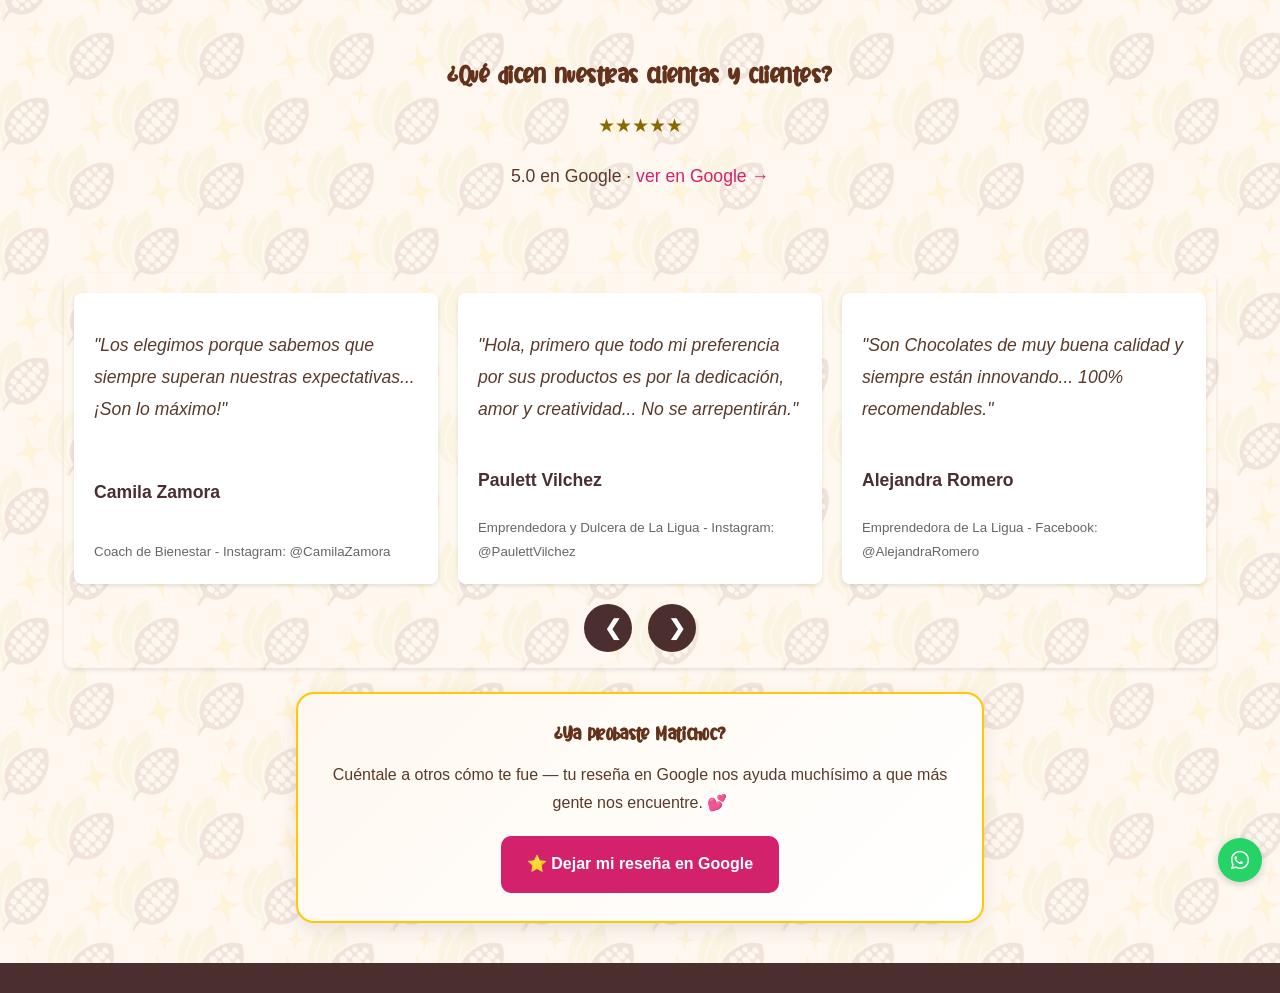
<file: opiniones-o-testimonios/index.html>
<!DOCTYPE html>
<html lang="es">
<head>
<meta charset="UTF-8">
<!-- Dirección del sitio antiguo de Matichoc que Google aún tiene guardada: redirige a la página nueva. -->
<title>Matichoc</title>
<link rel="canonical" href="https://matichoc.cl/pages/opiniones.html">
<meta http-equiv="refresh" content="0; url=/pages/opiniones.html">
</head>
<body>
<p>Esta página se mudó: <a href="/pages/opiniones.html">ir a la nueva página de Matichoc</a>.</p>
</body>
</html>
</file>
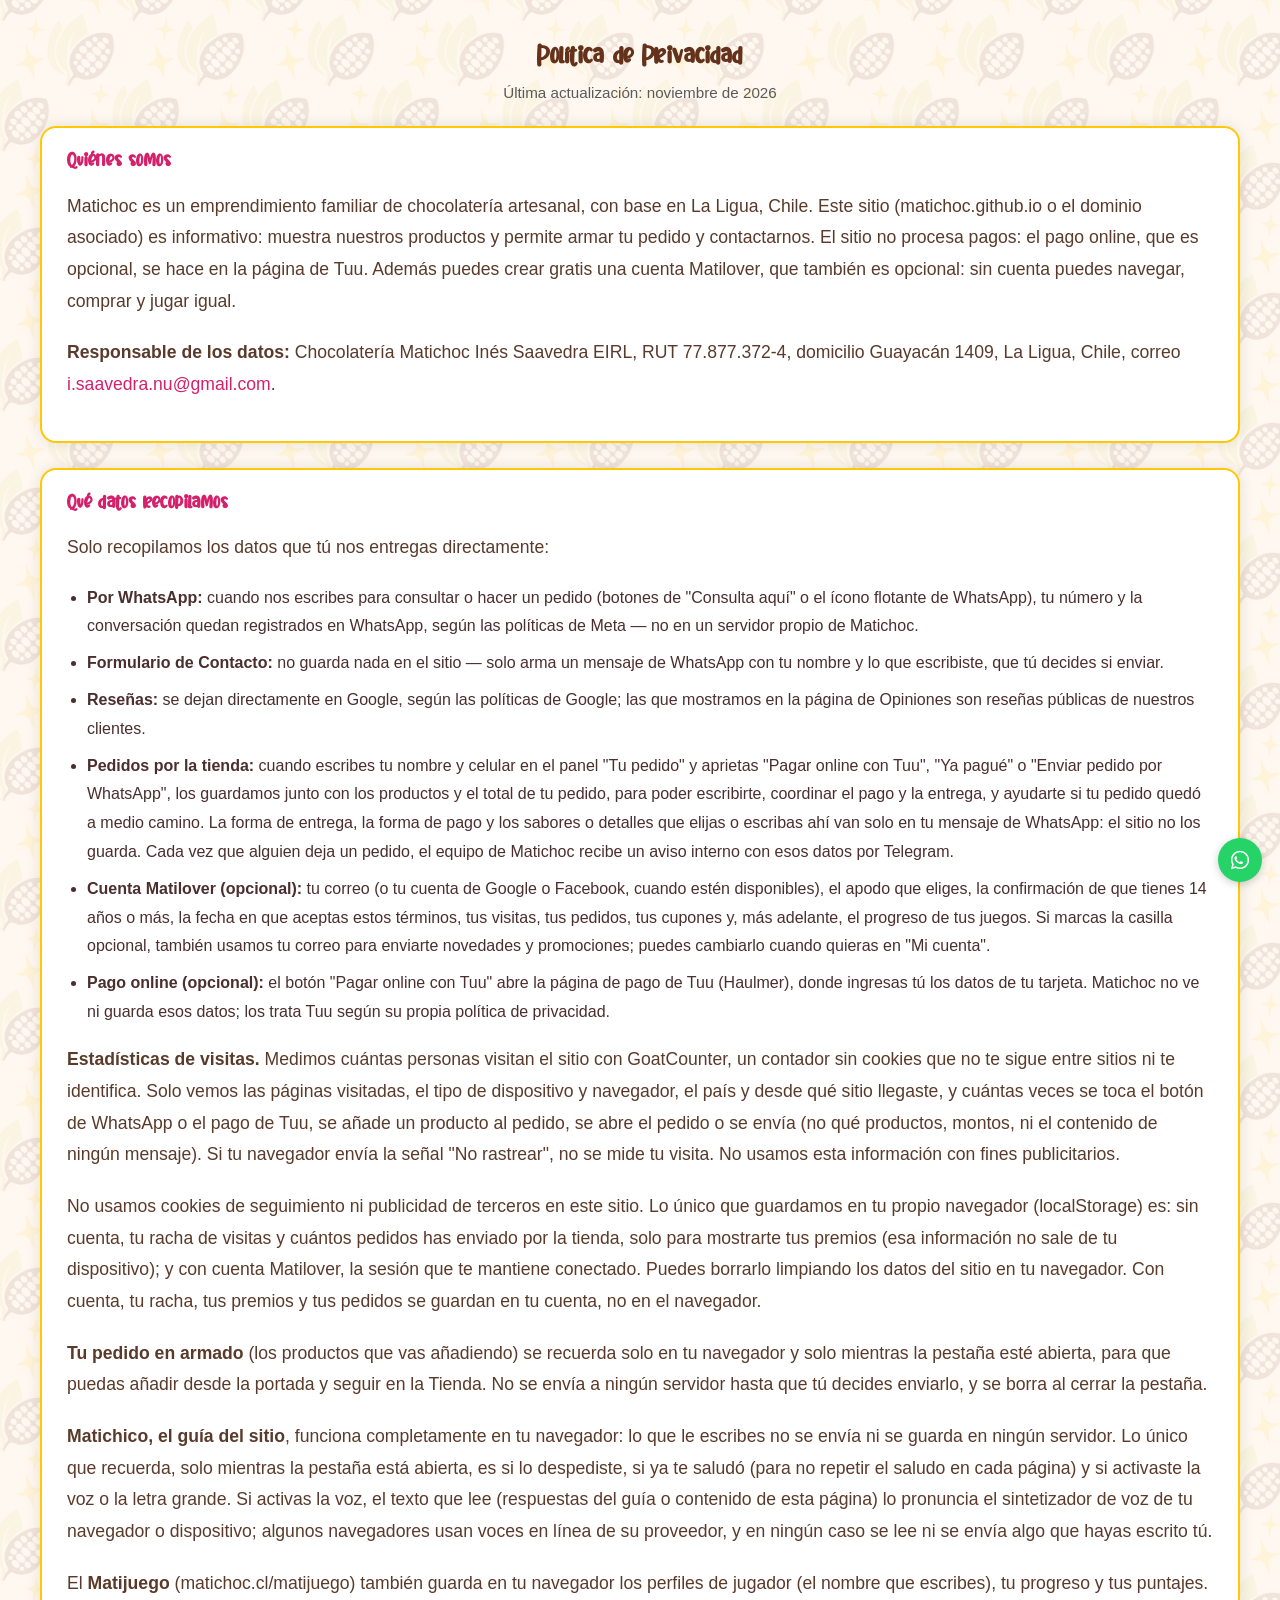
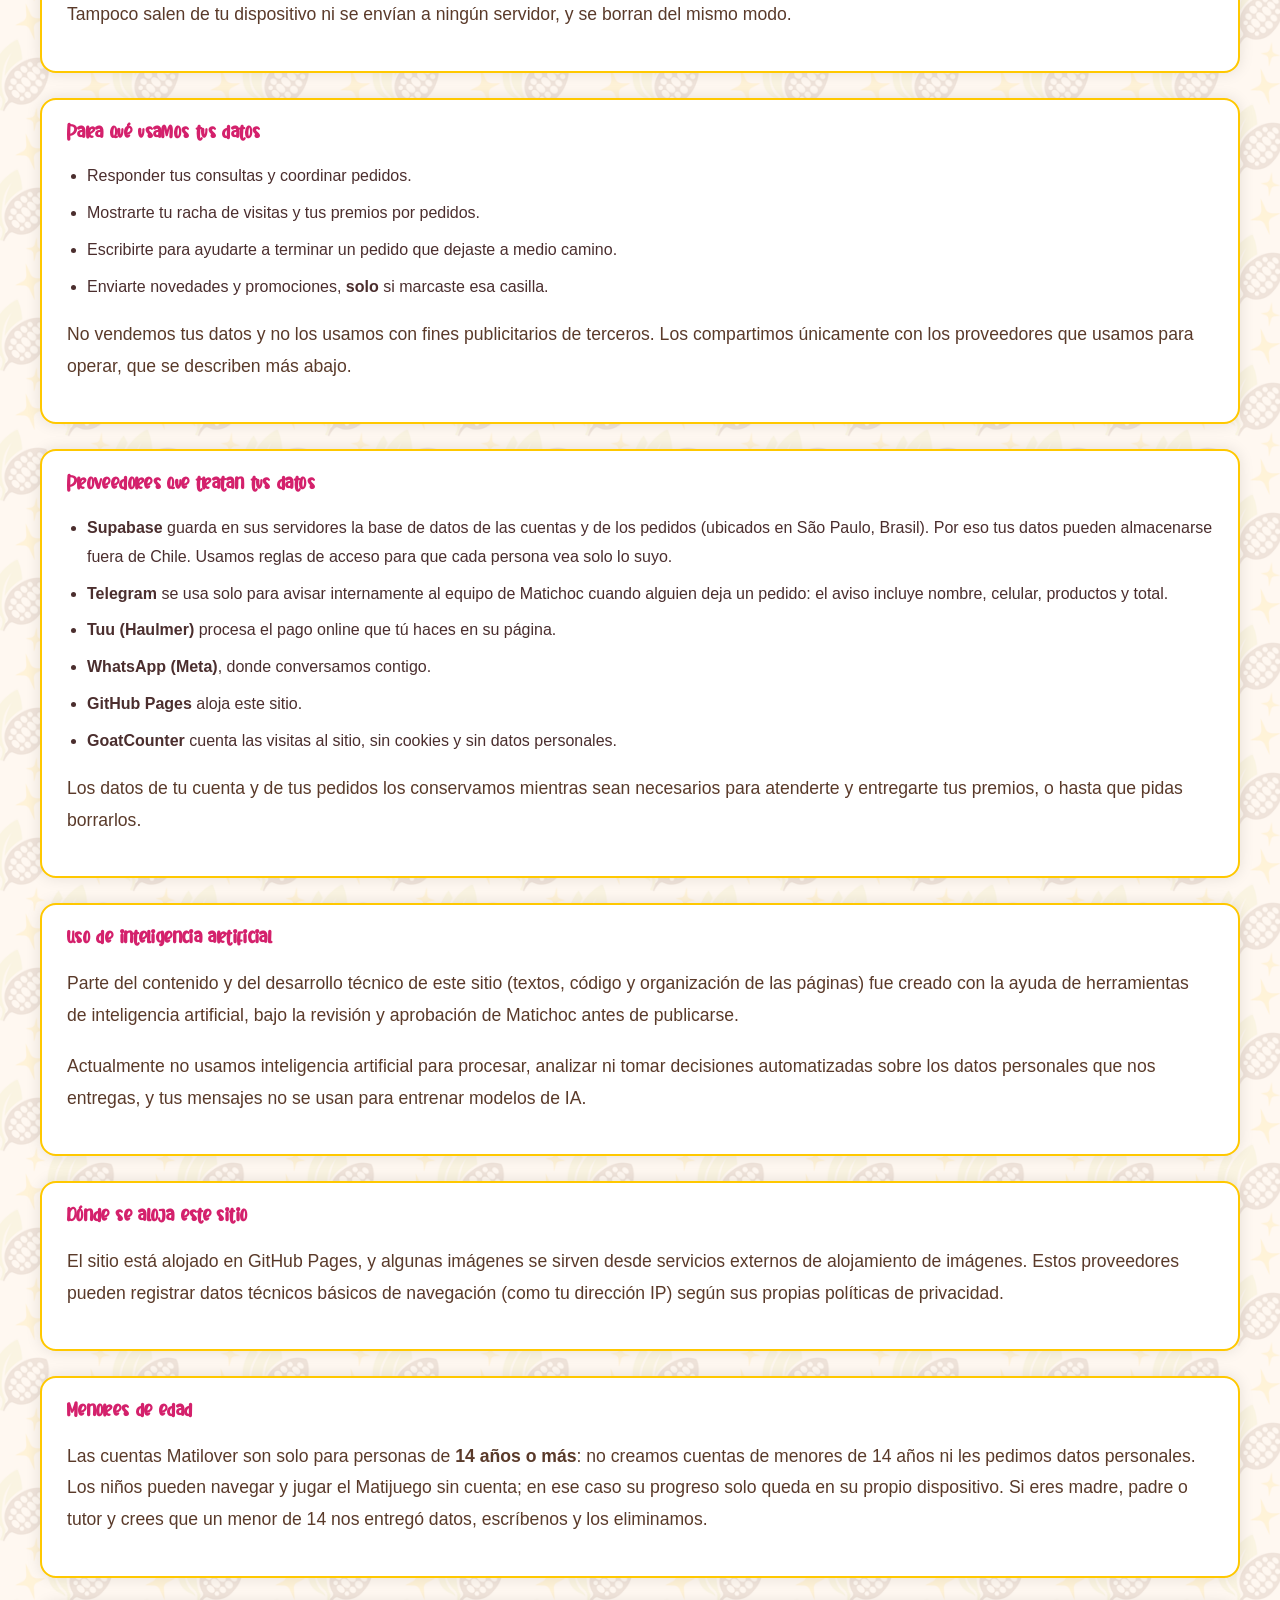
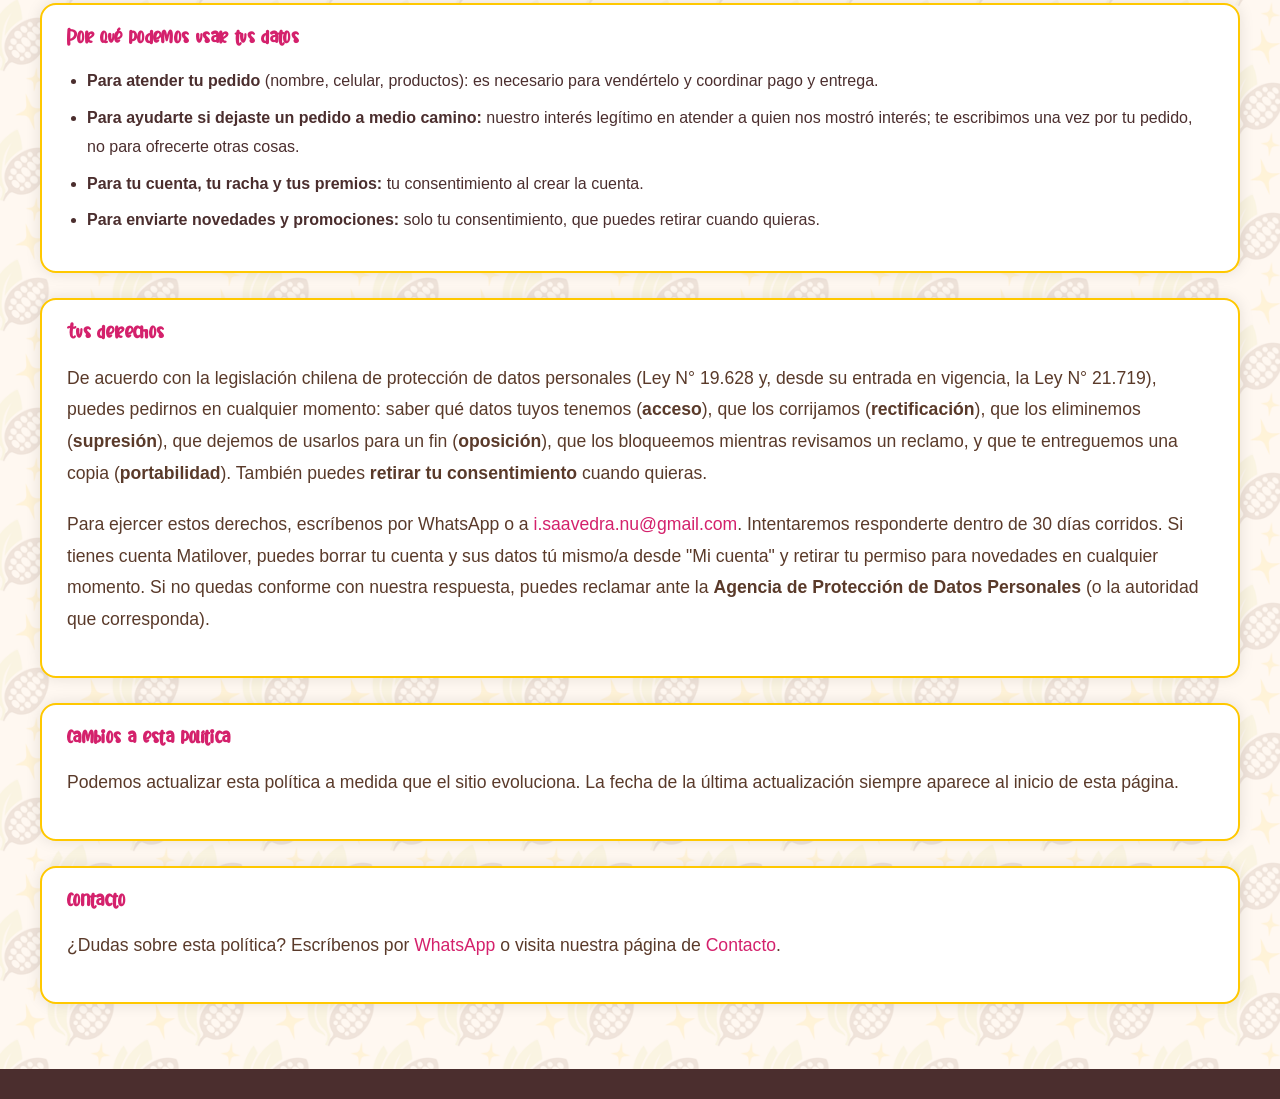
<file: politica-privacidad/index.html>
<!DOCTYPE html>
<html lang="es">
<head>
<meta charset="UTF-8">
<!-- Dirección del sitio antiguo de Matichoc que Google aún tiene guardada: redirige a la página nueva. -->
<title>Matichoc</title>
<link rel="canonical" href="https://matichoc.cl/pages/privacidad.html">
<meta http-equiv="refresh" content="0; url=/pages/privacidad.html">
</head>
<body>
<p>Esta página se mudó: <a href="/pages/privacidad.html">ir a la nueva página de Matichoc</a>.</p>
</body>
</html>
</file>
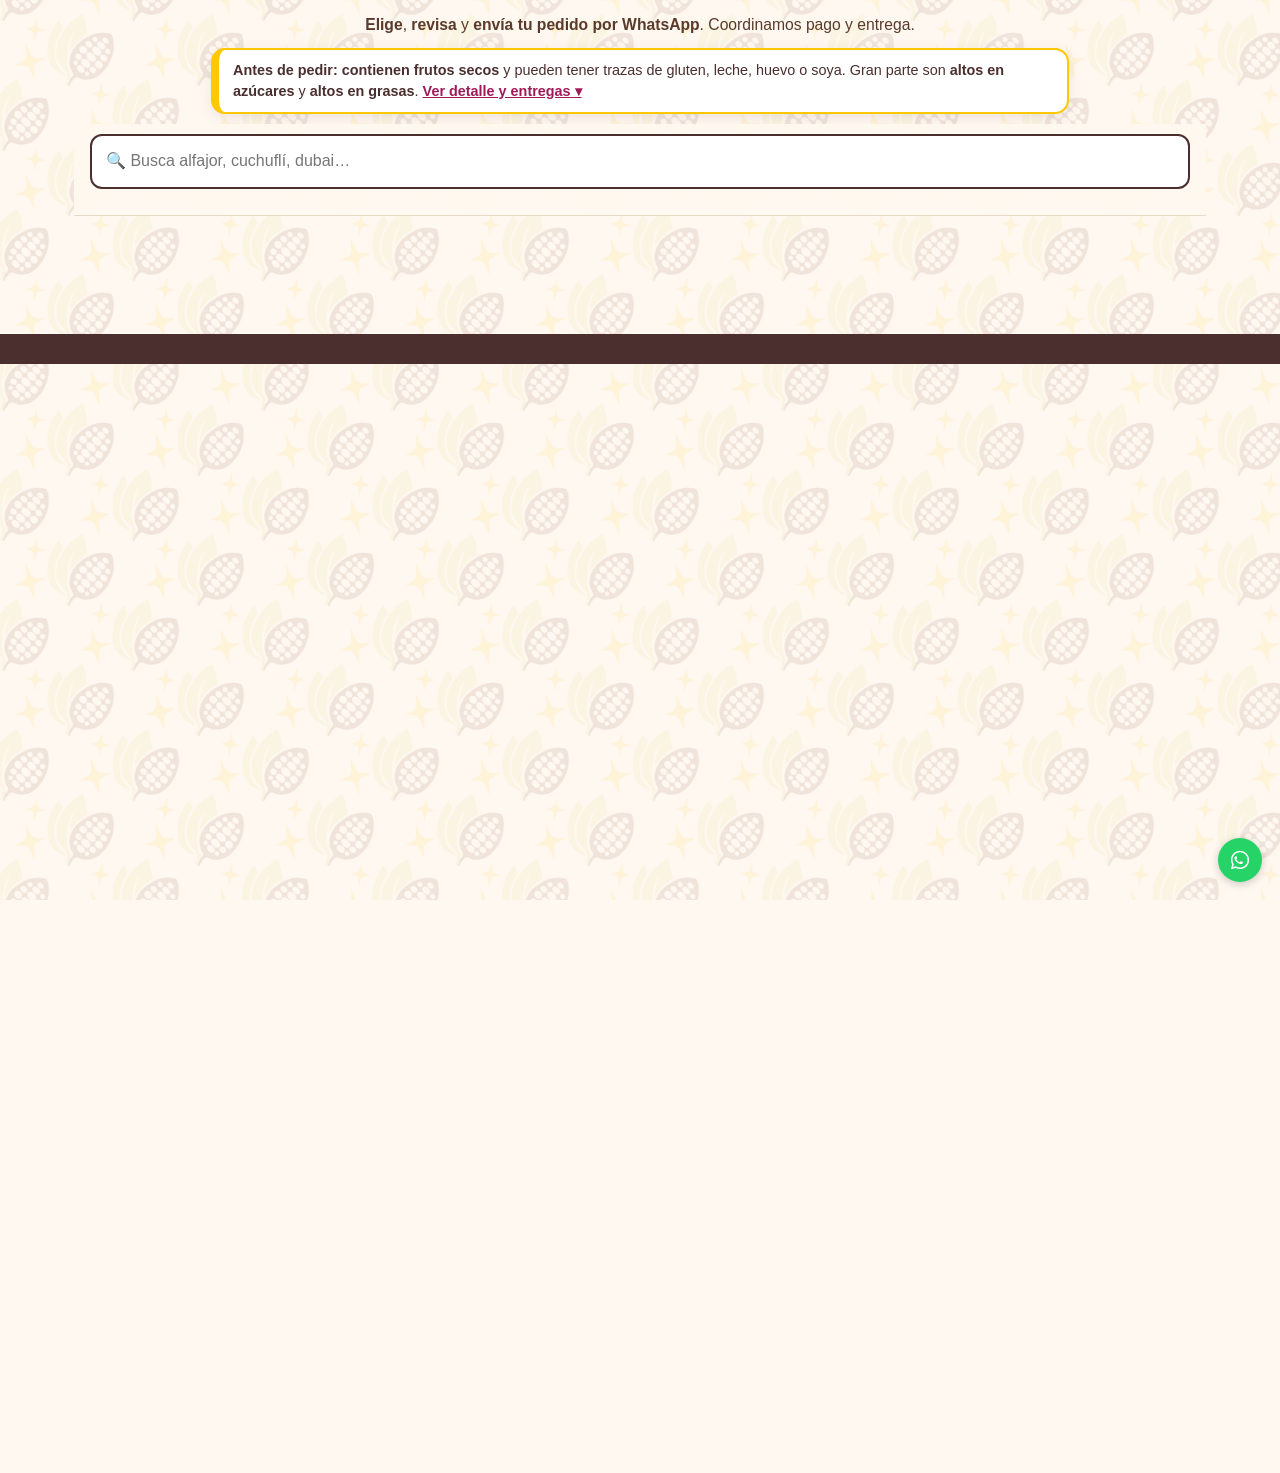
<file: productos-de-temporada/index.html>
<!DOCTYPE html>
<html lang="es">
<head>
<meta charset="UTF-8">
<!-- Dirección del sitio antiguo de Matichoc que Google aún tiene guardada: redirige a la página nueva. -->
<title>Matichoc</title>
<link rel="canonical" href="https://matichoc.cl/pages/tienda.html">
<meta http-equiv="refresh" content="0; url=/pages/tienda.html#cat-productos-de-temporada">
</head>
<body>
<p>Esta página se mudó: <a href="/pages/tienda.html#cat-productos-de-temporada">ir a la nueva página de Matichoc</a>.</p>
</body>
</html>
</file>
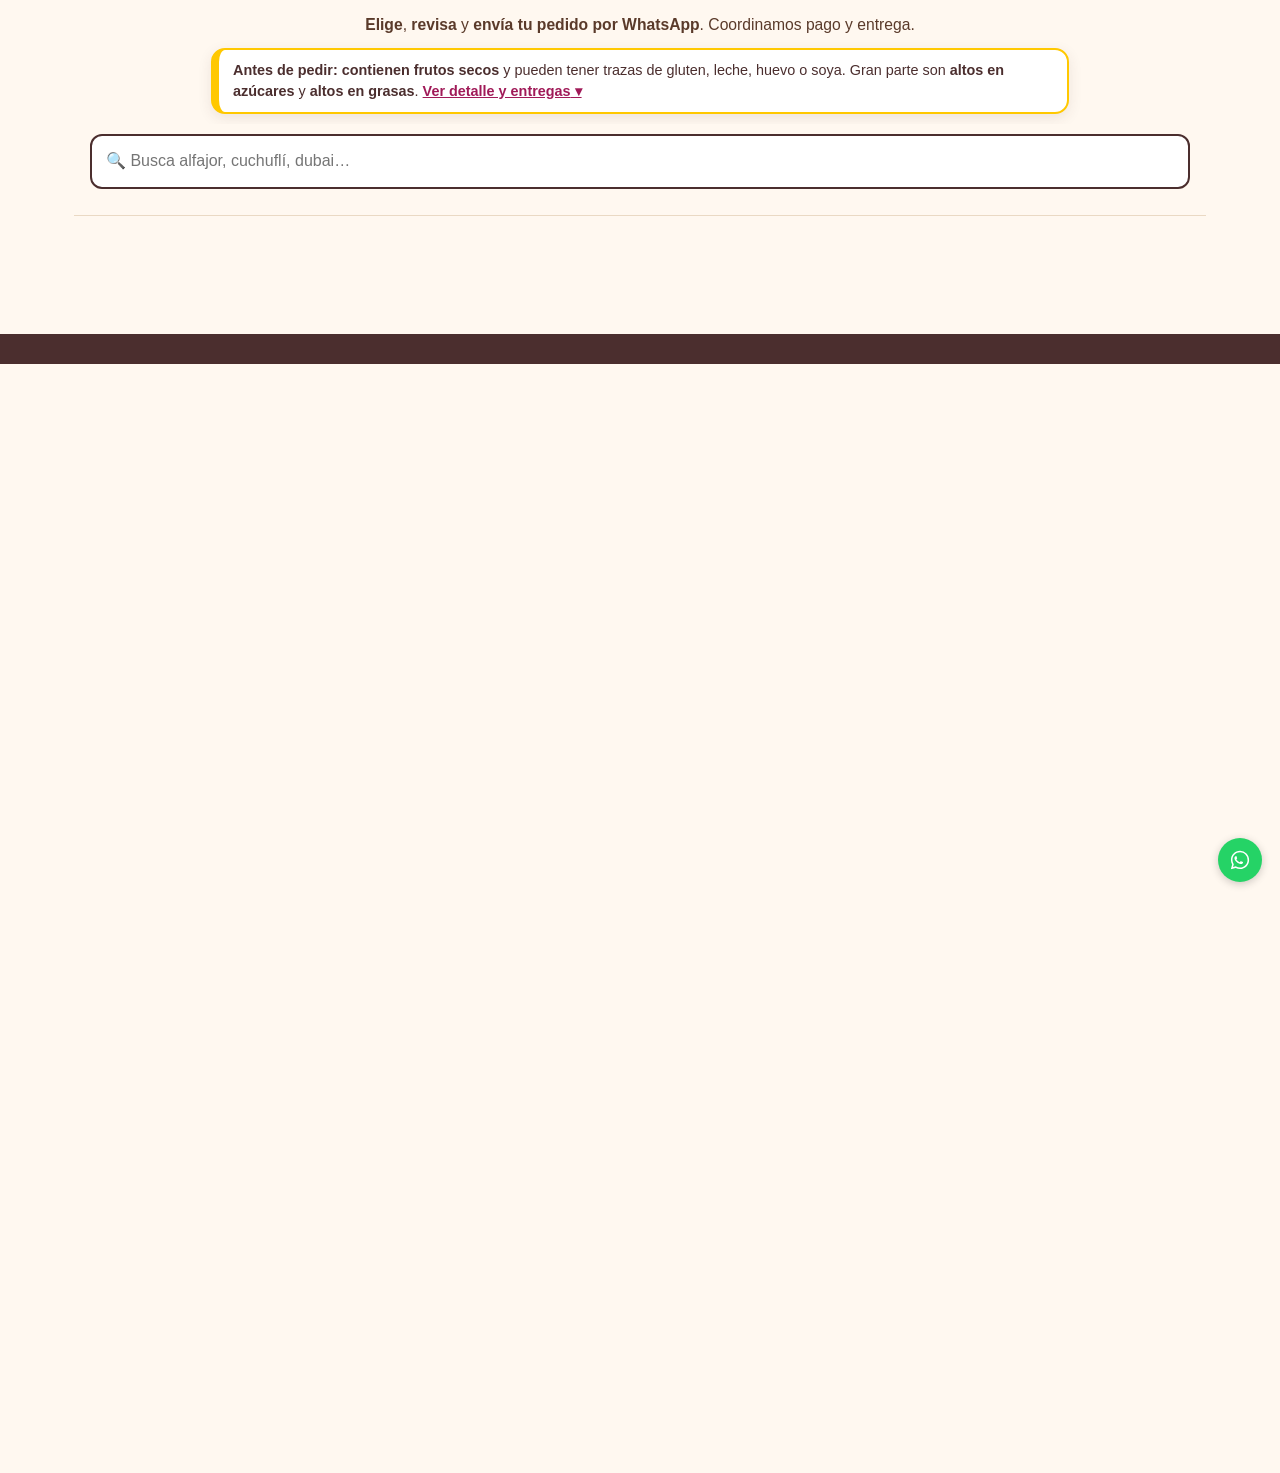
<file: productos-frecuentes/index.html>
<!DOCTYPE html>
<html lang="es">
<head>
<meta charset="UTF-8">
<!-- Dirección del sitio antiguo de Matichoc que Google aún tiene guardada: redirige a la página nueva. -->
<title>Matichoc</title>
<link rel="canonical" href="https://matichoc.cl/pages/tienda.html">
<meta http-equiv="refresh" content="0; url=/pages/tienda.html">
</head>
<body>
<p>Esta página se mudó: <a href="/pages/tienda.html">ir a la nueva página de Matichoc</a>.</p>
</body>
</html>
</file>
<file: css/styles.css>
/* Estilos base para MatiChoc */

@font-face {
  font-family: 'Baby Chipmunk';
  src: url('../assets/fonts/baby-chipmunk.ttf') format('truetype');
  font-weight: normal;
  font-style: normal;
  font-display: swap;
}

@font-face {
  font-family: 'Adorable Mother Script';
  src: url('../assets/fonts/adorable-mother-script.otf') format('opentype');
  font-weight: normal;
  font-style: normal;
  font-display: swap;
}

@font-face {
  font-family: 'Adorable Mother';
  src: url('../assets/fonts/adorable-mother.otf') format('opentype');
  font-weight: normal;
  font-style: normal;
  font-display: swap;
}

:root {
  --color-brown: #64321b;
  --color-brown-dark: #4b2e2e;
  --color-green: #cfd767;
  --color-pink: #d4216c;
  --color-pink-dark: #a01a58;
  --color-yellow: #ffc800;
  --color-cream: #fff8f0;
  --font-display: 'Baby Chipmunk', 'Segoe UI', sans-serif;
  --font-script: 'Adorable Mother Script', cursive;
}

body {
  font-family: 'Segoe UI', Tahoma, Geneva, Verdana, sans-serif;
  margin: 0;
  padding: 0;
  background-color: var(--color-cream);
  background-image: url('../assets/brand/pattern-cacao-continuo.png');
  background-repeat: repeat;
  background-size: 260px;
  color: #4b2e2e;
  line-height: 1.8;
  font-size: 16px;
  -webkit-font-smoothing: antialiased;
  -moz-osx-font-smoothing: grayscale;
  transition: background-color 0.3s ease, color 0.3s ease;
}

a {
  color: #d4216c;
  text-decoration: none;
  transition: color 0.3s ease;
}

a:hover, a:focus {
  color: #a01a58;
  outline: none;
}

button, a.button {
  background-color: #d4216c;
  color: white;
  padding: 12px 24px;
  border: none;
  border-radius: 8px;
  cursor: pointer;
  font-weight: 700;
  text-align: center;
  display: inline-block;
  transition: background-color 0.3s ease, transform 0.2s ease;
  user-select: none;
}

button:hover, a.button:hover,
button:focus, a.button:focus {
  background-color: #a01a58;
  transform: scale(1.05);
  outline: none;
}

button:active, a.button:active {
  transform: scale(0.95);
}

section {
  padding: 50px 20px;
  max-width: 1200px;
  margin: 0 auto 60px auto;
}

h1, h2, h3 {
  font-family: var(--font-display);
  color: #64321b;
  margin-top: 0;
  margin-bottom: 20px;
  font-weight: 700;
  line-height: 1.2;
  letter-spacing: 0.02em;
}

blockquote {
  font-family: var(--font-script);
  font-size: 1.6rem;
  color: var(--color-pink);
}

p {
  margin-bottom: 20px;
  font-size: 1.1rem;
  color: #5a3a2a;
}

header, footer {
  background-color: #4b2e2e;
  color: white;
  padding: 20px 30px;
  text-align: center;
  font-weight: 600;
  letter-spacing: 0.05em;
  user-select: none;
}

header p, footer p {
  color: #ffffff;
}

header a, footer a {
  color: #ffc800;
  text-decoration: none;
  margin: 0 12px;
  font-weight: 600;
}

/* Estilos responsivos para enlaces en header y footer */
header a, footer a {
  display: block; /* Los enlaces ocupan todo el ancho */
  text-align: center; /* Centrar el texto */
  margin: 10px 0; /* Añadir margen arriba y abajo */
}

@media (min-width: 768px) { /* Pantallas más grandes */
  header a, footer a {
    display: inline; /* Volver a la disposición original */
    text-align: initial; /* Restablecer la alineación del texto */
    margin: 0 10px; /* Restablecer el margen */
  }
}

header a:hover, footer a:hover,
header a:focus, footer a:focus {
  color: #ccaa00;
  outline: none;
}

header nav a {
  margin-right: 20px;
  font-weight: 700;
  font-size: 1rem;
}

.banner-section {
  position: relative;
  overflow: hidden;
  font-family: 'Segoe UI', sans-serif;
}

.banner-background {
  background-size: cover;
  background-position: center;
  min-height: 80vh;
  display: flex;
  align-items: center;
  justify-content: flex-start;
  padding: 40px;
  color: white;
  text-shadow: 1px 1px 3px rgba(0,0,0,0.6);
  position: relative;
}

.banner-content {
  max-width: 600px;
  background-color: rgba(0, 0, 0, 0.5);
  padding: 25px;
  border-radius: 16px;
}

.banner-title {
  font-size: 3rem;
  margin-bottom: 15px;
  font-weight: 700;
  color: #d4216c
}

.banner-text {
  font-size: 1.25rem;
  margin-bottom: 30px;
  line-height: 1.5;
  color: white
}

.banner-buttons {
  display: flex;
  gap: 15px;
  flex-wrap: wrap;
  justify-content: center;
  margin-top: 20px;
}

.banner-buttons a, .banner-buttons button {
  padding: 14px 28px;
  border-radius: 10px;
  font-weight: 700;
  font-size: 1.1rem;
  transition: background-color 0.3s ease, transform 0.2s ease;
  cursor: pointer;
  text-align: center;
  user-select: none;
}

.banner-buttons a:hover, .banner-buttons button:hover,
.banner-buttons a:focus, .banner-buttons button:focus {
  transform: scale(1.05);
  outline: none;
}

@media (max-width: 768px) {
  .banner-buttons {
    flex-direction: column;
    gap: 12px;
  }
  .banner-buttons a, .banner-buttons button {
    width: 100%;
    padding: 14px 0;
    font-size: 1.2rem;
  }
}

.btn {
  padding: 12px 20px;
  border-radius: 8px;
  text-decoration: none;
  font-weight: 700;
  color: white;
  display: inline-block;
  transition: background-color 0.3s ease;
}

.btn-pink {
  background-color: #d4216c;
}

.btn-pink:hover {
  background-color: #a01a58;
}

.btn-green {
  background-color: #157a37;
}

.btn-green:hover {
  background-color: #1a9a4a;
}

.btn-yellow {
  background-color: #ffc800;
  color: white; /* texto blanco para mejor contraste */
}

.btn-yellow:hover {
  background-color: #ccaa00;
}

.product-card {
  border: 1px solid #d4216c;
  border-radius: 12px;
  padding: 10px;
  text-align: center;
  background-color: #fff;
  box-shadow: 0 2px 6px rgba(0,0,0,0.1);
  display: flex;
  flex-direction: column;
  justify-content: space-between;
}

.product-card img {
  width: 100%;
  height: 200px;
  object-fit: contain;
  border-radius: 12px;
  box-shadow: 0 4px 8px rgba(0,0,0,0.15);
  transition: transform 0.3s ease;
}

.product-card img:hover {
  transform: scale(1.05);
}

.carousel-container {
  position: relative;
  overflow: hidden;
}

.carousel-track {
  display: flex;
  transition: transform 0.3s ease;
}

.carousel-item {
  min-width: 200px;
  margin-right: 20px;
}

.carousel-buttons {
  text-align: center;
  margin-top: 10px;
}

.carousel-buttons button {
  background-color: #d4216c;
  border: none;
  color: white;
  padding: 8px 12px;
  margin: 5px;
  border-radius: 6px;
  cursor: pointer;
  transition: background-color 0.3s ease;
}

.carousel-buttons button:hover {
  background-color: #a01a58;
}

.whatsapp-btn {
  display: inline-block;
  margin-bottom: 10px;
  background-color: #157a37;
  color: white;
  padding: 10px 15px;
  border-radius: 8px;
  text-decoration: none;
  font-weight: bold;
  transition: background-color 0.3s ease;
}

.whatsapp-btn:hover {
  background-color: #1a9a4a;
}

@media (max-width: 768px) {
  header, footer {
    text-align: center;
    padding: 15px 10px;
  }
  header nav a {
    display: block;
    margin: 10px 0;
    font-size: 1.1rem;
  }
  nav {
    padding: 10px 0;
  }
  nav a {
    display: inline-block;
    margin: 0 10px;
    font-size: 1rem;
  }
  .product-card {
    height: auto;
  }
  .banner-title {
    font-size: 2rem;
    text-align: center;
  }
  .banner-text {
    font-size: 1rem;
    text-align: center;
  }
  .banner-background {
    min-height: 60vh;
    padding: 20px;
    justify-content: center;
  }
  .banner-content {
    max-width: 100%;
    padding: 15px;
  }
  .banner-buttons {
    justify-content: center;
    flex-direction: column;
    gap: 10px;
  }
  .banner-buttons a {
    width: 100%;
    text-align: center;
    padding: 12px 0;
    font-size: 1.1rem;
  }
}

header, footer {
  background-color: #4B2E2E;
  color: white;
  padding: 15px 20px;
  text-align: center;
}

header a, footer a {
  color: #FFC800;
  text-decoration: none;
  margin: 0 10px;
}

header nav a {
  margin-right: 15px;
  font-weight: 600;
}

h1, h2, h3 {
  color: #64321B;
}

a.button, button {
  background-color: #D4216C;
  color: white;
  padding: 12px 20px;
  border: none;
  border-radius: 8px;
  cursor: pointer;
  font-weight: bold;
  text-decoration: none;
  display: inline-block;
  transition: background-color 0.3s ease;
}

a.button:hover, button:hover {
  background-color: #a01a58;
}

section {
  padding: 40px 20px;
  max-width: 1200px;
  margin: auto;
}

.product-card {
  border: 1px solid #D4216C;
  border-radius: 12px;
  padding: 10px;
  text-align: center;
  background-color: #fff;
  box-shadow: 0 2px 6px rgba(0,0,0,0.1);
/* Estilos para banner */
.banner-section {
  position: relative;
  overflow: hidden;
  font-family: 'Segoe UI', sans-serif;
}

.banner-background {
  background-image: url('https://imgur.com/vH7ilNA.jpg');
  background-size: cover;
  background-position: center;
  min-height: 80vh;
  display: flex;
  align-items: center;
  justify-content: flex-start;
  padding: 40px;
  color: white;
  text-shadow: 1px 1px 3px rgba(0,0,0,0.6);
  position: relative;
}

.banner-content {
  max-width: 600px;
  background-color: rgba(0, 0, 0, 0.8); /* fondo negro más oscuro para mejor contraste */
  padding: 25px;
  border-radius: 16px;
  position: relative;
  z-index: 1;
}

.banner-title {
  font-size: 38px;
  margin-bottom: 15px;
  color: #ffffff !important; /* título blanco para mejor contraste */
  text-shadow: 1px 1px 4px rgba(0,0,0,0.8);
}

.banner-text {
  font-size: 18px;
  margin-bottom: 30px;
  color: #ffffff !important; /* texto blanco para mejor contraste */
  text-shadow: 1px 1px 3px rgba(0,0,0,0.7);
}

.banner-buttons {
  display: flex;
  gap: 15px;
  flex-wrap: wrap;
}

.btn {
  padding: 12px 20px;
  border-radius: 8px;
  text-decoration: none;
  font-weight: bold;
  color: white;
  display: inline-block;
  transition: background-color 0.3s ease;
}

.btn-pink {
  background-color: #D4216C;
}

.btn-pink:hover {
  background-color: #a01a58;
}

.btn-green {
  background-color: #157a37;
}

/* Estilos para productos */
.productos-frecuentes {
  font-family: 'Segoe UI', sans-serif;
  background-color: #fff8f0;
  color: #4b2e2e;
  padding: 20px;
}

.productos-header {
  display: flex;
  align-items: center;
  justify-content: center;
  margin-bottom: 30px;
  gap: 15px;
}

.productos-logo {
  height: 50px;
}

.productos-title {
  color: #64321B;
  font-size: 32px;
  margin: 0;
}

.section {
  margin-bottom: 40px;
}

.carousel-container {
  position: relative;
  overflow: hidden;
}

.carousel-track {
  display: flex;
  transition: transform 0.3s ease;
}

.carousel-item {
  min-width: 200px;
  margin-right: 20px;
}

.carousel-buttons {
  text-align: center;
  margin-top: 10px;
}

/* Estilos para tienda */
.pedido-form {
  font-family: 'Segoe UI', sans-serif;
  background-color: #fff8f0;
  color: #4b2e2e;
  padding: 20px;
  max-width: 100px;
  margin: auto;
  border-radius: 16px;
  box-shadow: 0 0 15px rgba(0,0,0,0.15);
}

.pedido-title {
  text-align: center;
  color: #64321B;
}

.pedido-subtitle {
  text-align: center;
  color: #64321B;
}

.pedido-label {
  font-weight: bold;
  color: #64321B;
  display: block;
  margin-top: 10px;
}

.pedido-input {
  width: 100%;
  padding: 10px;
  margin-top: 4px;
  border: 1px solid #D4216C;
  border-radius: 8px;
  background-color: #fff;
}

.pedido-fieldset {
  border: 2px solid #FFC800;
  padding: 20px;
  border-radius: 10px;
  background-color: #CFD76722;
  margin-top: 20px;
}

.pedido-legend {
  font-weight: bold;
  color: #64321B;
}

.product-grid {
  display: grid;
  grid-template-columns: repeat(auto-fill, minmax(220px, 1fr));
  gap: 20px;
  margin-top: 20px;
}

.precio-total {
  font-size: 18px;
  font-weight: bold;
  text-align: right;
  margin-top: 20px;
  color: #64321B;
}

.btn-fullwidth {
  width: 100%;
  margin-top: 20px;
  cursor: pointer;
}
.carousel-buttons button {
  background-color: #D4216C;
  border: none;
  color: white;
  padding: 8px 12px;
  margin: 5px;
  border-radius: 6px;
  cursor: pointer;
}

.carousel-buttons button:hover {
  background-color: #a01a58;
}

.whatsapp-btn {
  display: inline-block;
  margin-bottom: 10px;
  background-color: #157a37;
  color: white;
  padding: 10px 15px;
  border-radius: 8px;
  text-decoration: none;
  font-weight: bold;
  transition: background-color 0.3s ease;
}

.whatsapp-btn:hover {
  background-color: #1a9a4a;
}
.btn-green:hover {
  background-color: #1a9a4a;
}

.btn-yellow {
  background-color: #FFC800;
  color: #4B2E2E;
}

.btn-yellow:hover {
  background-color: #ccaa00;
}
  display: flex;
  flex-direction: column;
  justify-content: space-between;
}

.product-card img {
  width: 100%;
  height: 150px;
  object-fit: cover;
  border-radius: 8px;
}

.cart-layout {
  display: grid;
  grid-template-columns: 2fr 1fr; /* Dos columnas: carrito y resumen */
  gap: 30px;
  margin-top: 30px;
}

@media (max-width: 768px) {
  .cart-layout {
    grid-template-columns: 1fr; /* Una columna en móviles */
  }
}

.cart-section, .order-summary {
  background-color: #ffffff;
  border-radius: 12px;
  padding: 20px;
  box-shadow: 0 2px 10px rgba(0,0,0,0.08);
}

.cart-section h4, .order-summary h4 {
  color: #64321B;
  font-size: 1.4em;
  margin-bottom: 20px;
  border-bottom: 1px solid #f0f0f0;
  padding-bottom: 10px;
}

.cart-items {
  margin-top: 15px;
}

.cart-item {
  display: flex;
  align-items: center;
  margin-bottom: 15px;
  padding: 10px;
  border: 1px solid #f5f5f5;
  border-radius: 8px;
  background-color: #fdfdfd;
  box-shadow: 0 1px 5px rgba(0,0,0,0.03);
}

.cart-item-img {
  width: 10px; /* Tamaño aún más pequeño */
  height: 10px; /* Tamaño aún más pequeño */
  object-fit: cover;
  border-radius: 4px;
  margin-right: 8px;
  border: 1px solid #f0f0f0;
}

.cart-item-details {
  flex-grow: 1;
  display: flex;
  flex-direction: row; /* Cambiado a fila para alinear horizontalmente */
  align-items: center; /* Centrar verticalmente los elementos */
  justify-content: space-between; /* Espacio entre el nombre y los controles */
}

.cart-item-details span {
  font-weight: bold;
  color: #4b2e2e;
  margin-bottom: 0; /* Eliminar margen inferior */
  margin-right: 10px; /* Añadir margen a la derecha del nombre */
}

.cart-item-controls {
  display: flex;
  align-items: center;
  gap: 5px; /* Espacio entre los controles */
}

.cart-item-controls input[type="number"] {
  width: 100px;
  padding: 5px;
  border: 1px solid #FFC800;
  border-radius: 4px;
  text-align: center;
  margin-right: 8px;
  font-size: 0.9em;
}

.cart-item-controls span {
  font-weight: normal;
  color: #5a5a5a;
  font-size: 0.9em;
}

.cart-item-total {
  font-weight: bold;
  color: #D4216C;
  margin-left: 15px;
  min-width: 80px;
  text-align: right;
}

.remove-item-btn {
  background-color: #D4216C;
  color: white;
  padding: 5px 9px;
  border: none;
  border-radius: 50%; /* Botón redondo */
  cursor: pointer;
  font-size: 0.8em;
  margin-left: 10px;
  transition: background-color 0.2s ease, transform 0.2s ease;
}

.remove-item-btn:hover {
  background-color: #b01859;
  transform: scale(1.1);
}

#emptyCartMessage {
  text-align: center;
  color: #a0a0a0;
  font-style: italic;
  margin-top: 20px;
  font-size: 1em;
}

.order-summary {
  display: flex;
  flex-direction: column;
}

.summary-item {
  display: flex;
  justify-content: space-between;
  margin-bottom: 10px;
  font-size: 1.05em;
  color: #4b2e2e;
}

.summary-total {
  display: flex;
  justify-content: space-between;
  margin-top: 20px;
  padding-top: 15px;
  border-top: 1px solid #f0f0f0;
  font-size: 1.2em;
  font-weight: bold;
  color: #64321B;
}

.btn-finalizar-compra {
  background-color: #D4216C;
  color: white;
  padding: 12px 20px;
  border: none;
  border-radius: 8px;
  width: 100%;
  font-size: 1.1em;
  margin-top: 25px;
  cursor: pointer;
  transition: background-color 0.3s ease;
}

.btn-finalizar-compra:hover {
  background-color: #b01859;
}

.pago-seguro {
  text-align: center;
  margin-top: 15px;
  font-size: 0.9em;
  color: #5a5a5a;
}

.checkout-help {
  text-align: center;
  font-size: 0.9em;
  color: #6b4a3a;
  max-width: 600px;
  margin: 0 auto 15px;
}

.carousel-container {
  position: relative;
  overflow: hidden;
}

.carousel-track {
  display: flex;
  transition: transform 0.3s ease;
}

.carousel-item {
  min-width: 200px;
  margin-right: 20px;
}

#bienvenida {
  /* Chocolate de la marca (mismo café del header/footer) en vez del negro
     semitransparente anterior, que se veía gris y fuera de la paleta. */
  background-color: #4b2e2e;
  padding: 40px 24px;
  border-radius: 18px;
  box-shadow: 0 8px 24px rgba(75, 46, 46, 0.25);
  font-family: 'Segoe UI', Tahoma, Geneva, Verdana, sans-serif;
  color: #fff8f0;
  max-width: 800px;
  margin: 40px auto;
  text-align: center;
}

.banner-content {
  color: #ffffff; /* texto blanco para mejor contraste */
  text-shadow: 1px 1px 4px rgba(0,0,0,0.8);
}

#bienvenida h2 {
  /* Tipografía display de la marca: la script se reserva para acentos cortos,
     en una frase completa costaba leerla. Amarillo de marca sobre chocolate
     (el rosa sobre este café no llega al contraste mínimo). */
  font-family: var(--font-display);
  font-size: 2.1rem;
  margin-bottom: 16px;
  font-weight: 700;
  color: #ffc800;
}

#bienvenida p {
  font-size: 1.15rem;
  line-height: 1.6;
  margin: 0 auto;
  max-width: 600px;
  color: #fff8f0;
}

@media (max-width: 768px) {
  #bienvenida {
    padding: 28px 16px;
    margin: 24px 12px;
  }
  #bienvenida h2 {
    font-size: 1.6rem;
  }
  #bienvenida p {
    font-size: 1rem;
  }
}

.carousel-buttons button {
  background-color: #D4216C;
  border: none;
  color: white;
  padding: 8px 12px;
  margin: 5px;
  border-radius: 6px;
  cursor: pointer;
}

.carousel-buttons button:hover {
  background-color: #a01a58;
}

@media (max-width: 768px) {
  header, footer {
    text-align: center;
  }
  header nav a {
    display: block;
    margin: 10px 0;
  }
  .product-card {
    height: auto;
  }
}

.whatsapp-float {
  position: fixed;
  bottom: 18px;
  right: 18px;
  width: 44px;
  height: 44px;
  background-color: #25d366;
  border-radius: 50%;
  display: flex;
  align-items: center;
  justify-content: center;
  box-shadow: 0 2px 8px rgba(0, 0, 0, 0.2);
  z-index: 1000;
  transition: transform 0.2s ease;
}

.whatsapp-float:hover {
  transform: scale(1.08);
  background-color: #1a9a4a;
}

.whatsapp-float svg {
  width: 22px;
  height: 22px;
  fill: white;
}

@media (max-width: 480px) {
  .whatsapp-float {
    width: 40px;
    height: 40px;
    bottom: 12px;
    right: 12px;
  }
  .whatsapp-float svg {
    width: 20px;
    height: 20px;
  }
}

/* Menú mobile (components/header.html): hamburguesa + nav colapsable.
   El toggle se maneja por delegación de eventos en js/base.js, no acá. */
.nav-toggle {
  display: none;
  flex-direction: column;
  justify-content: center;
  gap: 5px;
  width: 36px;
  height: 36px;
  background: transparent;
  border: none;
  padding: 8px;
  cursor: pointer;
}

.nav-toggle span {
  display: block;
  width: 100%;
  height: 3px;
  background-color: #FFC800;
  border-radius: 2px;
  transition: transform 0.25s ease, opacity 0.25s ease;
}

.nav-toggle[aria-expanded="true"] span:nth-child(1) {
  transform: translateY(8px) rotate(45deg);
}

.nav-toggle[aria-expanded="true"] span:nth-child(2) {
  opacity: 0;
}

.nav-toggle[aria-expanded="true"] span:nth-child(3) {
  transform: translateY(-8px) rotate(-45deg);
}

@media (prefers-reduced-motion: reduce) {
  .nav-toggle span {
    transition: none;
  }
}

@media (max-width: 860px) {
  .nav-toggle {
    display: flex;
  }
  .site-nav {
    display: none;
    flex-basis: 100%;
    width: 100%;
    flex-direction: column;
    align-items: center;
    text-align: center;
    margin-top: 10px;
  }
  .site-nav.is-open {
    display: flex;
  }
  .site-nav a {
    margin: 6px 0 !important;
    width: 100%;
  }
}
/* Puntos de venta (js/puntos-venta.js) — inicio y Contacto. */
.pv-seccion {
  max-width: 800px;
  margin: 0 auto 48px;
  padding: 0 16px;
  text-align: center;
}
.pv-seccion h2 {
  font-size: 1.8rem;
  margin-bottom: 6px;
}
.pv-intro {
  margin-bottom: 16px;
}
/* Carrusel: una sola fila que avanza hacia la derecha. La lista trae dos vueltas
   seguidas de tarjetas y se desplaza media pista, así empalma sin salto. */
.pv-carrusel {
  overflow: hidden;
  margin: 0 -16px 20px;
  padding: 6px 0 10px;
  -webkit-mask-image: linear-gradient(90deg, transparent, #000 6%, #000 94%, transparent);
  mask-image: linear-gradient(90deg, transparent, #000 6%, #000 94%, transparent);
}
.pv-lista {
  list-style: none;
  padding: 0;
  margin: 0;
  display: flex;
  width: max-content;
  animation: pv-avanza var(--pv-duracion, 28s) linear infinite;
}
.pv-carrusel:hover .pv-lista,
.pv-carrusel:focus-within .pv-lista {
  animation-play-state: paused;
}
@keyframes pv-avanza {
  from { transform: translateX(-50%); }
  to { transform: translateX(0); }
}
/* Margen en vez de gap: así cada vuelta mide exactamente la mitad de la pista. */
.pv-item {
  flex: 0 0 auto;
  width: clamp(130px, 34vw, 210px);
  margin-right: 12px;
  background: #fff;
  border: 2px solid #ffc800;
  border-radius: 14px;
  padding: 6px 6px 10px;
  box-shadow: 0 4px 12px rgba(75, 46, 46, 0.08);
  color: #4b2e2e;
  cursor: default;
}
.pv-item:focus-visible {
  outline: 3px solid #d4216c;
  outline-offset: 2px;
}
.pv-item--pronto {
  border-style: dashed;
}
.pv-foto {
  position: relative;
  aspect-ratio: 1;
  border-radius: 10px;
  overflow: hidden;
  background: #f3e3d3;
}
.pv-foto img {
  display: block;
  width: 100%;
  height: 100%;
  object-fit: cover;
}
.pv-nombre {
  display: block;
  margin-top: 8px;
  font-size: 0.95rem;
  line-height: 1.2;
}
.pv-pronto {
  position: absolute;
  top: 6px;
  left: 6px;
  background: #d4216c;
  color: #fff;
  font-size: 0.7rem;
  font-weight: 700;
  padding: 2px 8px;
  border-radius: 999px;
}
/* Lugar y redes: aparecen sobre la foto al pasar el mouse o al tocar la tarjeta. */
.pv-info {
  position: absolute;
  inset: auto 0 0 0;
  display: flex;
  flex-direction: column;
  gap: 4px;
  padding: 10px 8px;
  background: rgba(75, 46, 46, 0.92);
  color: #fff;
  font-size: 0.8rem;
  line-height: 1.3;
  opacity: 0;
  transform: translateY(8px);
  transition: opacity 0.2s ease, transform 0.2s ease;
}
.pv-item:hover .pv-info,
.pv-item:focus-within .pv-info {
  opacity: 1;
  transform: none;
}
a.pv-lugar {
  color: #fff;
  text-decoration: underline;
}
.pv-red {
  color: #ffc800;
  font-weight: 700;
}
@media (prefers-reduced-motion: reduce) {
  .pv-carrusel {
    overflow-x: auto;
    -webkit-mask-image: none;
    mask-image: none;
  }
  .pv-lista {
    animation: none;
    padding: 0 16px;
  }
  .pv-item[aria-hidden="true"] {
    display: none;
  }
  .pv-info {
    transition: none;
  }
}
.pv-cta {
  background: #fff0f6;
  border: 2px dashed #d4216c;
  border-radius: 16px;
  padding: 20px;
}
.pv-cta p {
  margin: 0 0 14px;
  font-size: 1rem;
}
.pv-cta-btn {
  display: inline-block;
  background-color: #d4216c;
  color: #fff;
  padding: 12px 22px;
  border-radius: 10px;
  font-weight: 700;
  text-decoration: none;
}
.pv-cta-btn:hover,
.pv-cta-btn:focus-visible {
  background-color: #a01a58;
  color: #fff;
}

/* Portada: stand en la plaza (horario) y ferias. */
.plaza {
  background: #fff8f0;
  border: 3px solid #ffc800;
  border-radius: 18px;
  padding: 22px 18px;
  max-width: 768px;
}
.plaza-horario {
  display: flex;
  flex-wrap: wrap;
  justify-content: center;
  gap: 8px;
  margin: 10px 0 14px;
}
.plaza-horario span {
  background: #4b2e2e;
  color: #ffc800;
  border-radius: 999px;
  padding: 6px 16px;
  font-weight: 700;
  font-size: 1.05rem;
}
@media (max-width: 832px) {
  .plaza { margin-left: 16px; margin-right: 16px; }
}

/* Carrito en mobile: la fila de cada producto se apila para no desbordar. */
@media (max-width: 520px) {
  .cart-item { min-width: 0; }
  .cart-item-details {
    flex-direction: column;
    align-items: stretch;
    gap: 8px;
    min-width: 0;
  }
  .cart-item-controls { flex-wrap: wrap; justify-content: space-between; }
  .cart-item-controls span { margin-right: 0; }
  .cart-item-controls input[type="number"] { width: 72px; margin-right: 4px; }
  .cart-item-total { margin-left: 0; }
  .cart-item-controls .remove-item-btn {
    width: 40px;
    height: 40px;
    padding: 0;
    margin-left: 0;
    flex: 0 0 auto;
  }
}

/* Contenido de respaldo para buscadores y lectores sin JavaScript (menú, título y enlaces legales). Se reemplaza al cargar los
   componentes; queda fuera de la vista para no mostrarse sin estilo mientras tanto. */
.seo-fallback { position: absolute; width: 1px; height: 1px; margin: -1px; padding: 0; overflow: hidden; clip: rect(0 0 0 0); clip-path: inset(50%); white-space: nowrap; border: 0; }

/* Botón "Tienda" del encabezado: siempre a la vista (también en celular, fuera del menú ☰).
   Con productos en el pedido muestra cuántos van y abre el pedido (js/base.js). */
.carro-btn {
  flex: 0 0 auto;
  display: inline-flex;
  align-items: center;
  gap: 6px;
  margin: 0 10px;
  padding: 9px 14px;
  background: #d4216c;
  color: #fff;
  border-radius: 999px;
  font-weight: 800;
  font-size: 0.98rem;
  line-height: 1;
  text-decoration: none;
  white-space: nowrap;
}
.carro-btn:hover,
.carro-btn:focus-visible { background: #a01a58; color: #fff; }
.carro-btn:focus-visible { outline: 3px solid #ffc800; outline-offset: 2px; }
.carro-cant {
  min-width: 1.4em;
  padding: 2px 5px;
  background: #ffc800;
  color: #4b2e2e;
  border-radius: 999px;
  font-size: 0.85rem;
  text-align: center;
}
.carro-cant[hidden] { display: none; }
/* En escritorio el menú ya muestra "Tienda": ese enlace va destacado y lleva el contador; el botón aparte se oculta. */
.site-nav .nav-tienda { color: #ffc800; }
@media (min-width: 861px) {
  .carro-btn { display: none; }
  .site-nav .nav-tienda { display: inline-flex; align-items: center; gap: 6px; padding: 7px 14px; background: #d4216c; color: #fff; border-radius: 999px; }
  .site-nav .nav-tienda:hover, .site-nav .nav-tienda:focus-visible { background: #a01a58; color: #fff; }
}
/* En el celular el enlace del menú desplegable no repite el contador (ya está en el botón de arriba). */
@media (max-width: 860px) {
  .site-nav .nav-tienda .carro-cant { display: none; }
}
/* Pantallas medianas: el menú se aprieta un poco para que el enlace destacado no lo parta en dos líneas. */
@media (min-width: 861px) and (max-width: 1200px) {
  .site-nav a { margin: 0 6px !important; font-size: 0.95rem; }
  .site-nav .nav-tienda { padding: 6px 10px; }
}
</file>
<file: css/chocolate-wow.css>
/*
 * Efecto "chocolate derretido" para el Hero (components/banner.html).
 * Solo CSS + un filtro SVG (gooey) — nada de JS ni dependencias externas,
 * así no agrega peso a un sitio estático que hoy no tiene build step.
 *
 * Se degrada solo:
 *  - prefers-reduced-motion: reduce  -> sin animación, drip en su estado final.
 *  - sin soporte de filtros SVG      -> se ven círculos simples, sin fusionarse
 *    (no rompe el layout, solo pierde el efecto "goo").
 */

.choco-drip {
  position: absolute;
  left: 0;
  right: 0;
  bottom: 0;
  height: 100px;
  pointer-events: none;
  filter: url(#choco-goo) drop-shadow(0 6px 10px rgba(0, 0, 0, 0.45));
  z-index: 2;
}

.choco-drip::before {
  content: "";
  position: absolute;
  left: 0;
  right: 0;
  top: 0;
  height: 30px;
  background: linear-gradient(165deg, #8a5a33 0%, #4b2e2e 55%, #2e1b12 100%);
}

.choco-drip__blob {
  position: absolute;
  top: 0;
  left: var(--x);
  width: var(--size);
  height: var(--size);
  margin-left: calc(var(--size) / -2);
  background: radial-gradient(circle at 35% 30%, #9c6c42 0%, #4b2e2e 60%, #2e1b12 100%);
  border-radius: 50%;
  transform-origin: top center;
  transform: translateY(55%) scaleY(1);
}

@media (prefers-reduced-motion: no-preference) {
  .choco-drip__blob {
    animation: choco-drip-fall 2.4s var(--delay, 0s) cubic-bezier(.65, 0, .35, 1) both;
  }
}

@keyframes choco-drip-fall {
  0% {
    transform: translateY(-40%) scaleY(0.4);
  }
  55% {
    transform: translateY(45%) scaleY(1.35);
  }
  100% {
    transform: translateY(55%) scaleY(1);
  }
}

@media (max-width: 480px) {
  .choco-drip {
    height: 64px;
  }
  .choco-drip::before {
    height: 20px;
  }
}

/*
 * Layout del Hero. Antes vivía en estilos inline en components/banner.html,
 * que pisaban las reglas mobile de styles.css (por eso el título seguía en
 * 3rem en el celular y los botones se salían de la tarjeta). Va con #banner
 * para ganarle a las reglas duplicadas de .banner-* que quedan en styles.css.
 */
#banner .banner-background {
  padding: 60px 20px;
  color: #fff;
  text-align: center;
  justify-content: center;
}

#banner .banner-content {
  position: relative;
  z-index: 3;
  max-width: 800px;
  margin: 0 auto;
  padding: 32px;
  border-radius: 16px;
  background-color: rgba(75, 46, 46, 0.82);
}

/* Amarillo de marca sobre chocolate, como el título de #bienvenida: el rosa
   con resplandor blanco se veía borroso y no llegaba al contraste mínimo. */
#banner .banner-title {
  font-family: var(--font-display);
  font-size: 3rem;
  margin-bottom: 18px;
  color: var(--color-yellow);
  text-shadow: 2px 2px 0 rgba(0, 0, 0, 0.35);
}

#banner .banner-text {
  font-size: 1.2rem;
  line-height: 1.5;
  margin-bottom: 26px;
}

#banner .banner-buttons {
  display: flex;
  flex-direction: row;
  flex-wrap: wrap;
  justify-content: center;
  align-items: center;
  gap: 12px;
}

#banner .banner-buttons .hero-cta {
  box-sizing: border-box;
  display: inline-flex;
  align-items: center;
  justify-content: center;
  min-height: 44px;
  padding: 10px 20px;
  border-radius: 10px;
  font-size: 0.95rem;
  font-weight: 600;
  text-decoration: none;
  width: auto;
}

#banner .banner-buttons .hero-cta--primary {
  background-color: #d6336c;
  color: #fff;
  padding: 16px 34px;
  font-size: 1.15rem;
  font-weight: 700;
  box-shadow: 0 6px 16px rgba(0, 0, 0, 0.25);
}

/* .banner-content (styles.css) le pone sombra oscura a todo su texto; en los
   botones eso hacía que las etiquetas se vieran borrosas. */
#banner .banner-buttons .hero-cta {
  text-shadow: none;
}

#banner .banner-buttons .btn-melt:hover,
#banner .banner-buttons .btn-melt:focus-visible {
  border-radius: 46% 54% 63% 37% / 45% 48% 52% 55%;
}

#banner .hero-cta--green { background-color: #157a37; color: #fff; }
#banner .hero-cta--yellow { background-color: #ffc107; color: #4b2e2e; }
#banner .hero-cta--game { background-color: #cfd767; color: #4b2e2e; }

@media (max-width: 600px) {
  /* index.html envuelve el componente en <section id="banner"> y el componente
     trae otra <section>: el padding global de section se sumaba dos veces. */
  #banner,
  #banner .banner-section {
    padding: 0;
    margin: 0;
    max-width: none;
  }

  /* En el celular la ilustración va completa arriba (1536×1024 → alto = ancho/1.5)
     y la tarjeta queda debajo, montada 40px sobre el borde: así no tapa las caras. */
  #banner .banner-background {
    display: block;
    min-height: 0;
    padding: calc(100vw / 1.5 - 40px) 12px 28px;
    background-color: var(--color-brown-dark);
    background-size: 100% auto;
    background-position: top center;
    background-repeat: no-repeat;
  }

  #banner .banner-content {
    padding: 22px 16px;
  }

  #banner .banner-title {
    font-size: 2.1rem;
    margin-bottom: 12px;
  }

  #banner .banner-text {
    font-size: 1.02rem;
    margin-bottom: 18px;
  }

  #banner .banner-text-extra {
    display: none;
  }

  #banner .banner-buttons {
    gap: 8px;
  }

  /* Principal a lo ancho; las tres secundarias en una fila compacta. */
  #banner .banner-buttons .hero-cta--primary {
    flex: 1 1 100%;
    padding: 14px 16px;
  }

  #banner .banner-buttons .hero-cta:not(.hero-cta--primary) {
    flex: 1 1 0;
    padding: 10px 6px;
    font-size: 0.82rem;
    white-space: nowrap;
  }
}

/*
 * Partículas flotantes del Hero ("ingredientes vivos" liviano): un puñado
 * de emoji con drift vertical lento, decorativo, sin canvas ni dependencias.
 * pointer-events: none para que nunca interfieran con los botones de abajo.
 */
.choco-particles {
  position: absolute;
  inset: 0;
  overflow: hidden;
  pointer-events: none;
  z-index: 1;
}

.choco-particle {
  position: absolute;
  top: 100%;
  left: var(--x);
  font-size: 1.6rem;
  opacity: 0;
  filter: drop-shadow(0 2px 4px rgba(0, 0, 0, 0.3));
}

@media (prefers-reduced-motion: no-preference) {
  .choco-particle {
    animation: choco-float var(--dur, 9s) linear var(--delay, 0s) infinite;
  }
}

@keyframes choco-float {
  0% {
    top: 100%;
    opacity: 0;
    transform: translateX(0) rotate(0deg);
  }
  10% {
    opacity: 0.85;
  }
  90% {
    opacity: 0.85;
  }
  100% {
    top: -10%;
    opacity: 0;
    transform: translateX(18px) rotate(25deg);
  }
}

@media (max-width: 480px) {
  .choco-particle {
    font-size: 1.2rem;
  }
}

/* Entrada suave del contenido del Hero una vez que el componente llega al DOM. */
.choco-fade-in {
  opacity: 0;
  transform: translateY(14px);
}

@media (prefers-reduced-motion: no-preference) {
  .choco-fade-in {
    animation: choco-fade-in 0.7s ease-out 0.05s both;
  }
}

@media (prefers-reduced-motion: reduce) {
  .choco-fade-in {
    opacity: 1;
    transform: none;
  }
}

@keyframes choco-fade-in {
  from {
    opacity: 0;
    transform: translateY(14px);
  }
  to {
    opacity: 1;
    transform: none;
  }
}

/*
 * Microinteracción "melt" para los botones del Hero: el botón se deforma
 * hacia una silueta orgánica al pasar el mouse/foco. Solo border-radius +
 * sombra (barato de pintar, sin filtros ni JS), reutilizable en cualquier
 * botón del sitio con la clase .btn-melt.
 */
.btn-melt {
  transition: border-radius 0.4s cubic-bezier(.65, 0, .35, 1), box-shadow 0.3s ease;
}

.btn-melt:hover,
.btn-melt:focus-visible {
  border-radius: 46% 54% 63% 37% / 45% 48% 52% 55%;
  box-shadow: 0 10px 22px rgba(75, 46, 46, 0.35);
}

@media (prefers-reduced-motion: reduce) {
  .btn-melt {
    transition: none;
  }
}

/*
 * Racha de visitas / contador de pedidos (js/racha.js).
 * Sistema de honor, 100% client-side — ver comentario en ese archivo.
 */
/* Todo escopado bajo #racha-widget (no solo .racha-card) a propósito:
   el widget vive dentro de #bienvenida, y la regla #bienvenida p
   (color claro, pensada para texto sobre el fondo oscuro de esa sección)
   tiene más especificidad que una clase sola y ganaba por sobre el color
   oscuro que esta tarjeta necesita sobre SU fondo claro — el texto
   quedaba casi invisible. Iguala la especificidad con el mismo ID. */
#racha-widget .racha-card {
  display: flex;
  align-items: center;
  gap: 16px;
  background: linear-gradient(135deg, #fff8f0, #fff);
  border: 2px solid var(--color-yellow, #ffc800);
  border-radius: 18px;
  padding: 18px 22px;
  max-width: 560px;
  margin: 24px auto 0;
  box-shadow: 0 6px 18px rgba(75, 46, 46, 0.12);
  text-align: left;
}

#racha-widget .racha-avatar {
  width: 56px;
  height: 56px;
  border-radius: 50%;
  object-fit: cover;
  background: #fff;
  border: 2px solid var(--color-pink, #d4216c);
  flex-shrink: 0;
}

#racha-widget .racha-texto strong {
  display: block;
  color: var(--color-pink, #d4216c);
  font-size: 1.15rem;
}

#racha-widget .racha-texto p {
  margin: 6px 0 0;
  font-size: 0.95rem;
  line-height: 1.5;
  color: #4b2e2e;
  font-weight: 500;
}

#racha-widget .racha-btn {
  display: inline-block;
  margin-top: 10px;
  background-color: #1da851;
  color: white;
  padding: 8px 16px;
  border-radius: 8px;
  text-decoration: none;
  font-weight: bold;
}

#racha-widget .racha-card--completa {
  border-color: var(--color-pink, #d4216c);
  background: linear-gradient(135deg, #fff0f6, #fff);
  position: relative;
  overflow: hidden;
}

#racha-widget .racha-card--completa::after {
  content: "🎉";
  position: absolute;
  top: -6px;
  right: 10px;
  font-size: 1.6rem;
}

@media (prefers-reduced-motion: no-preference) {
  #racha-widget .racha-card--completa {
    animation: racha-pop 0.5s ease-out both;
  }
}

@keyframes racha-pop {
  0% { transform: scale(0.95); opacity: 0; }
  100% { transform: scale(1); opacity: 1; }
}

@media (max-width: 480px) {
  #racha-widget .racha-card {
    flex-direction: column;
    text-align: center;
  }
}

.pedidos-widget {
  display: block;
  text-align: center;
  font-size: 0.9em;
  color: #6b4a3a;
  margin: 10px auto 15px;
  max-width: 500px;
}

/*
 * Banner de las páginas internas (components/page-banner.html): mismo goteo de
 * chocolate y mismos brillitos que el Hero del inicio, en formato compacto.
 * Va con .page-banner para ganarle a la regla global `section` de styles.css.
 */
.page-banner {
  position: relative;
  overflow: hidden;
  max-width: none;
  margin: 0;
  padding: 34px 20px 38px;
  text-align: center;
  color: #fff8f0;
  background:
    radial-gradient(circle at 20% 20%, rgba(255, 200, 0, 0.12), transparent 45%),
    radial-gradient(circle at 85% 70%, rgba(212, 33, 108, 0.18), transparent 50%),
    linear-gradient(165deg, #64321b 0%, #4b2e2e 55%, #2e1b12 100%);
}
.page-banner .page-banner__contenido {
  position: relative;
  z-index: 3;
  max-width: 720px;
  margin: 0 auto;
}

.page-banner .page-banner__titulo {
  margin: 6px 0 6px;
  font-size: 2.6rem;
  line-height: 1.1;
  color: #ffc800;
  text-shadow: 0 0 14px rgba(255, 200, 0, 0.35), 2px 2px 4px rgba(0, 0, 0, 0.55);
}
.page-banner .page-banner__sub {
  margin: 0;
  font-size: 1.1rem;
  line-height: 1.4;
  color: #fff8f0;
}
@media (max-width: 480px) {
  .page-banner { padding: 24px 16px 28px; }
  .page-banner .page-banner__titulo { font-size: 2rem; }
  .page-banner .page-banner__sub { font-size: 1rem; }
}

/*
 * Brillitos de fondo en los recuadros (js/brillos.js): los mismos chocolates y
 * destellos que suben en el Hero, pero detrás del contenido de cada tarjeta.
 * Solo transform + opacity (baratos); se animan únicamente mientras el recuadro
 * está en pantalla (.is-activo) y no se crean con prefers-reduced-motion.
 */
.choco-fondo {
  position: relative;
  isolation: isolate;
  overflow: hidden;
}
.brillos {
  position: absolute;
  inset: 0;
  z-index: -1;
  overflow: hidden;
  pointer-events: none;
}
.brillos i {
  position: absolute;
  inset: 0;
  display: block;
  padding-left: var(--x);
  font-style: normal;
  font-size: 1.5rem;
  line-height: 1;
  opacity: 0;
  transform: translateY(100%);
}
.choco-fondo.is-activo .brillos i {
  animation: brillo-sube var(--dur, 9s) linear var(--delay, 0s) infinite;
}
@keyframes brillo-sube {
  0%   { transform: translateY(100%) translateX(0) rotate(0deg); opacity: 0; }
  12%  { opacity: 0.6; }
  88%  { opacity: 0.6; }
  100% { transform: translateY(-100%) translateX(14px) rotate(25deg); opacity: 0; }
}

/*
 * Logo oficial vertical siempre a la vista: en el Hero, en el banner de cada página,
 * en el pie y en la racha. Va sobre una placa blanca (el logo tiene letras rosadas y
 * cafés que no se leen sobre el fondo oscuro) y solo se fija el alto: el ancho es
 * automático para no deformar el logo.
 */
.logo-placa {
  display: inline-block;
  background: #fff;
  border-radius: 16px;
  padding: 8px 14px;
  line-height: 0;
  box-shadow: 0 6px 18px rgba(0, 0, 0, 0.28);
}
.logo-placa img { display: block; height: 112px; width: auto; max-width: 100%; }
@media (max-width: 480px) {
}
#racha-widget .racha-avatar {
  width: auto;
  height: 72px;
  border-radius: 12px;
  object-fit: contain;
  padding: 4px 8px;
}

/* El emoji vuelve al banner de las páginas (el logo ahora va fijo en el encabezado). */
.page-banner .page-banner__emoji { margin: 0; font-size: 2rem; line-height: 1; }

/*
 * Encabezado fijo con el logo oficial vertical arriba a la izquierda: se ve siempre al
 * navegar. --header-h lo mantiene js/base.js (alto real, también con el menú abierto) y lo
 * usan las barras que se pegan debajo (Historia y Tienda) para no quedar tapadas.
 * Solo se fija el alto del logo; el ancho es automático para no deformarlo.
 */
:root { --header-h: 84px; }
html { scroll-padding-top: calc(var(--header-h) + 8px); }
/* padding 0: el <header id="header"> contenedor también recibía el relleno global de `header` (styles.css) y duplicaba el alto. */
#header { position: sticky; top: 0; z-index: 1000; padding: 0; }
.site-logo {
  display: inline-block;
  background: #fff;
  border-radius: 12px;
  padding: 4px 9px;
  line-height: 0;
  box-shadow: 0 2px 8px rgba(0, 0, 0, 0.3);
}
.site-logo img { display: block; height: 60px; width: auto; }
@media (max-width: 480px) {
  .site-logo img { height: 52px; }
}
.site-logo-link { text-align: left; margin: 0; }

/* Invitación a hacerse Matilover bajo la racha (solo con cuentas encendidas). */
#racha-widget .racha-cta { margin: 12px auto 0; max-width: 560px; font-size: 0.95rem; line-height: 1.5; color: #fff8f0; text-align: center; }
#racha-widget .racha-cta a { color: #ffc800; font-weight: 800; text-decoration: underline; }
#racha-widget .racha-btn { display: inline-block; margin-top: 8px; }

/* Temporadas (js/temporadas.js): cinta bajo el banner que lleva a los productos de temporada.
   Cada temporada pone su color; el resto del sitio mantiene la paleta de la marca. */
.temporada-cinta {
  --t-fondo: #4b2e2e;
  --t-texto: #ffc800;
  display: block;
  margin: 0;
  padding: 10px 16px;
  background: var(--t-fondo);
  color: var(--t-texto);
  font-weight: 800;
  font-size: 0.98rem;
  line-height: 1.35;
  text-align: center;
  text-decoration: none;
  box-shadow: 0 3px 10px rgba(0, 0, 0, 0.15);
}
.temporada-cinta:hover,
.temporada-cinta:focus-visible { text-decoration: underline; color: var(--t-texto); }
.temporada-cinta:focus-visible { outline: 3px solid #ffc800; outline-offset: -3px; }
.temporada-navidad .temporada-cinta { --t-fondo: #1f6b3a; --t-texto: #fff8f0; border-bottom: 4px solid #c62828; }
.temporada-enamorados .temporada-cinta { --t-fondo: #c2185b; --t-texto: #fff8f0; }
.temporada-pascua .temporada-cinta { --t-fondo: #7e57c2; --t-texto: #fff8f0; }
.temporada-madre .temporada-cinta { --t-fondo: #d4216c; --t-texto: #fff8f0; }
.temporada-padre .temporada-cinta { --t-fondo: #1e4f8c; --t-texto: #fff8f0; }
.temporada-nino .temporada-cinta { --t-fondo: #ffc800; --t-texto: #4b2e2e; }
.temporada-patrias .temporada-cinta { --t-fondo: #0039a6; --t-texto: #fff; border-bottom: 4px solid #d52b1e; }
.temporada-halloween .temporada-cinta { --t-fondo: #3d1f4f; --t-texto: #ff9800; }

/* Guirnalda de temporada: cuelga sobre el borde superior del banner, encima de la foto. */
.temporada-guirnalda {
  position: absolute;
  top: 0;
  left: 0;
  right: 0;
  z-index: 3;
  display: flex;
  justify-content: space-around;
  pointer-events: none;
  padding: 0 4px;
  background: linear-gradient(to bottom, rgba(0, 0, 0, 0.28), transparent);
}
.temporada-guirnalda span {
  display: block;
  font-size: 1.7rem;
  line-height: 1;
  filter: drop-shadow(0 2px 3px rgba(0, 0, 0, 0.35));
  transform-origin: 50% 0;
}
/* zigzag: uno arriba y el siguiente más abajo, como guirnalda colgando */
.temporada-guirnalda span:nth-child(even) { margin-top: 18px; }
.temporada-guirnalda span:nth-child(odd) { margin-top: 4px; }
@media (prefers-reduced-motion: no-preference) {
  .temporada-guirnalda span { animation: temporada-mecer 3.2s ease-in-out infinite alternate; animation-delay: calc(var(--i) * -0.4s); }
}
@keyframes temporada-mecer {
  from { transform: rotate(-8deg); }
  to { transform: rotate(8deg); }
}
@media (max-width: 600px) {
  .temporada-guirnalda span { font-size: 1.25rem; }
  .temporada-guirnalda span:nth-child(n+11) { display: none; }
}

/* Portada que vende: en el celular el banner queda más bajo y con los dos botones en una fila,
   para que "Los más pedidos" asome en la primera pantalla. */
@media (max-width: 600px) {
  #banner .banner-background { padding-bottom: 14px; }
  #banner .banner-content { padding: 14px 14px 16px; }
  #banner .banner-title { font-size: 1.75rem; margin-bottom: 6px; }
  #banner .banner-text { font-size: 0.95rem; margin-bottom: 12px; }
  #banner .banner-buttons { flex-wrap: nowrap; }
  #banner .banner-buttons .hero-cta--primary { flex: 3 1 0; padding: 12px 8px; font-size: 0.95rem; white-space: nowrap; }
  #banner .banner-buttons .hero-cta:not(.hero-cta--primary) { flex: 2 1 0; padding: 12px 6px; font-size: 0.9rem; }
}
/* En pantallas grandes el banner también baja de alto: la foto sigue, pero los productos asoman antes. */
@media (min-width: 601px) {
  #banner { padding-top: 16px; padding-bottom: 0; margin-bottom: 0; }
  #banner .banner-background { min-height: clamp(320px, 48vh, 440px); padding: 26px 20px; display: flex; align-items: flex-end; background-position: center 30%; }
  #banner .banner-content { padding: 20px 28px; }
  #banner .banner-title { font-size: 2.4rem; margin-bottom: 8px; }
  #banner .banner-text { font-size: 1.05rem; margin-bottom: 14px; }
}
</file>
<file: css/tienda.css>
/* Tienda Matichoc: catálogo + carrito en un solo lugar.
   Todo va bajo .t-* para no chocar con las reglas heredadas de styles.css. */

.t-main {
  max-width: 1100px;
  margin: 0 auto;
  padding: 24px 16px 110px;
  color: #4b2e2e;
}

/* ---------- Introducción ---------- */
.t-intro { text-align: center; max-width: 680px; margin: 0 auto 8px; }
.t-kicker {
  display: inline-block;
  background: #d4216c;
  color: #fff;
  font-weight: 700;
  font-size: 0.85rem;
  letter-spacing: 0.06em;
  text-transform: uppercase;
  padding: 4px 14px;
  border-radius: 999px;
  margin: 0 0 10px;
}
.t-intro p { font-size: 1.05rem; margin: 0; }
.t-pasos {
  list-style: none;
  padding: 0;
  margin: 18px auto 0;
  display: grid;
  grid-template-columns: repeat(3, minmax(0, 1fr));
  gap: 8px;
  counter-reset: paso;
}
.t-pasos li {
  counter-increment: paso;
  background: #fff;
  border: 2px solid #ffc800;
  border-radius: 14px;
  padding: 10px 8px;
  font-size: 0.88rem;
  font-weight: 600;
  line-height: 1.3;
}
.t-pasos li::before {
  content: counter(paso);
  display: grid;
  place-items: center;
  width: 26px;
  height: 26px;
  margin: 0 auto 6px;
  border-radius: 50%;
  background: #4b2e2e;
  color: #ffc800;
  font-weight: 800;
}

/* ---------- Barra de filtros ---------- */
.t-barra {
  position: sticky;
  top: var(--header-h, 84px);
  z-index: 20;
  margin: 16px -16px 8px;
  padding: 10px 16px;
  background: rgba(255, 248, 240, 0.96);
  backdrop-filter: blur(4px);
  border-bottom: 1px solid #ead9c4;
}
.t-buscar {
  display: block;
  width: 100%;
  box-sizing: border-box;
  padding: 11px 14px;
  border: 2px solid #4b2e2e;
  border-radius: 12px;
  background: #fff;
  color: #4b2e2e;
  font: inherit;
  font-size: 1rem;
}
.t-buscar:focus-visible { outline: 3px solid #d4216c; outline-offset: 2px; }
.t-chips {
  display: flex;
  gap: 8px;
  margin-top: 10px;
  overflow-x: auto;
  padding: 2px 2px 4px;
  scrollbar-width: none;
}
.t-chips::-webkit-scrollbar { display: none; }
.t-chip {
  flex: 0 0 auto;
  min-height: 40px;
  padding: 8px 14px;
  border-radius: 999px;
  border: 2px solid #4b2e2e;
  background: #fff;
  color: #4b2e2e;
  font: inherit;
  font-weight: 700;
  font-size: 0.9rem;
  white-space: nowrap;
  cursor: pointer;
}
.t-chip[aria-pressed="true"] { background: #4b2e2e; color: #ffc800; }
.t-chip:focus-visible { outline: 3px solid #d4216c; outline-offset: 2px; }

/* ---------- Catálogo ---------- */
.t-cat { margin-top: 26px; scroll-margin-top: 130px; /* + el scroll-padding del encabezado fijo (html) */ }
.t-cat-cab {
  display: flex;
  align-items: baseline;
  justify-content: space-between;
  gap: 10px;
  flex-wrap: wrap;
  margin-bottom: 12px;
}
.t-cat-cab h2 {
  font-family: 'Segoe UI', Tahoma, Geneva, Verdana, sans-serif;
  font-size: 1.35rem;
  margin: 0;
  color: #4b2e2e;
}
.t-cat-cab a { color: #a01a58; font-weight: 700; font-size: 0.9rem; }
.t-grid {
  display: grid;
  grid-template-columns: repeat(auto-fill, minmax(230px, 1fr));
  gap: 18px;
}
.t-card {
  position: relative;
  display: flex;
  flex-direction: column;
  background: #fff;
  border-radius: 20px;
  overflow: hidden;
  box-shadow: 0 6px 18px rgba(75, 46, 46, 0.12);
  transition: transform 0.2s ease, box-shadow 0.2s ease;
}
.t-card:hover { transform: translateY(-3px); box-shadow: 0 12px 26px rgba(75, 46, 46, 0.18); }
.t-card img {
  display: block;
  width: 100%;
  /* Sin height:auto el atributo height="400" le gana a aspect-ratio y en el
     celular la foto quedaba de 400px de alto en una columna de ~145px. */
  height: auto;
  aspect-ratio: 1 / 1;
  object-fit: cover;
  background: #ead9c4;
}
.t-badge {
  position: absolute;
  top: 10px;
  left: 10px;
  background: #ffc800;
  color: #4b2e2e;
  font-weight: 800;
  font-size: 0.78rem;
  padding: 4px 10px;
  border-radius: 999px;
  box-shadow: 0 2px 8px rgba(0, 0, 0, 0.2);
}
.t-card-cuerpo { display: flex; flex-direction: column; gap: 6px; flex: 1; padding: 14px 14px 16px; }
.t-card h3 {
  font-family: 'Segoe UI', Tahoma, Geneva, Verdana, sans-serif;
  font-size: 1.05rem;
  line-height: 1.25;
  margin: 0;
  color: #4b2e2e;
}
.t-desc {
  margin: 0;
  font-size: 0.9rem;
  line-height: 1.45;
  color: #5a3a2a;
  display: -webkit-box;
  -webkit-line-clamp: 3;
  -webkit-box-orient: vertical;
  overflow: hidden;
}
.t-desc.abierto { display: block; -webkit-line-clamp: unset; }
.t-mas {
  align-self: flex-start;
  background: none;
  border: 0;
  padding: 4px 0;
  min-height: 32px;
  color: #a01a58;
  font: inherit;
  font-size: 0.85rem;
  font-weight: 700;
  cursor: pointer;
  text-decoration: underline;
}
.t-mas[hidden] { display: none; }
.t-pie {
  display: flex;
  align-items: center;
  justify-content: space-between;
  gap: 10px;
  margin-top: auto;
  padding-top: 8px;
}
.t-precio { font-size: 1.35rem; font-weight: 800; color: #4b2e2e; }

.t-add {
  min-height: 44px;
  padding: 10px 18px;
  border: 0;
  border-radius: 12px;
  background: #d4216c;
  color: #fff;
  font: inherit;
  font-weight: 700;
  cursor: pointer;
  transition: background-color 0.2s ease;
}
.t-add:hover { background: #b01859; }
.t-step {
  display: inline-flex;
  align-items: center;
  border: 2px solid #157a37;
  border-radius: 12px;
  overflow: hidden;
  background: #fff;
}
.t-step[hidden], .t-add[hidden] { display: none; }
.t-step button {
  width: 40px;
  height: 40px;
  border: 0;
  background: #157a37;
  color: #fff;
  font-size: 1.3rem;
  font-weight: 700;
  line-height: 1;
  cursor: pointer;
}
.t-step output { min-width: 34px; text-align: center; font-weight: 800; color: #157a37; }
.t-add:focus-visible, .t-step button:focus-visible, .t-mas:focus-visible { outline: 3px solid #4b2e2e; outline-offset: 2px; }

/* Producto de temporada (sin precio fijo) */
.t-card--consulta { background: linear-gradient(135deg, #fff0f6, #fff); border: 2px dashed #d4216c; }
.t-card--consulta .t-card-cuerpo { padding: 20px 18px; }
.t-card--consulta .t-emoji { font-size: 2.4rem; line-height: 1; }

/* Botón de consulta en una tarjeta normal (productos solo a pedido, A_PEDIDO). */
.t-wsp--chico { width: 100%; box-sizing: border-box; margin-top: 8px; padding: 8px 10px; font-size: 0.9rem; }

/* Galería de personalizados (js/catalogo.js → PERSONALIZADOS): fila deslizable, fotos sin recortar. */
.t-galeria { margin-top: 22px; }
.t-galeria h3 { margin: 0 0 4px; color: #4b2e2e; font-size: 1.25rem; }
.t-galeria p { margin: 0 0 12px; color: #6b4a3a; }
.t-galeria-fila {
  list-style: none;
  margin: 0;
  padding: 4px 2px 12px;
  display: flex;
  gap: 12px;
  overflow-x: auto;
  scroll-snap-type: x mandatory;
  -webkit-overflow-scrolling: touch;
  scrollbar-width: thin;
}
.t-galeria-fila li { flex: 0 0 auto; scroll-snap-align: start; }
.t-galeria-fila a {
  display: block;
  position: relative;
  border-radius: 16px;
  overflow: hidden;
  border: 2px solid #ffc800;
  background: #ead9c4;
  box-shadow: 0 6px 16px rgba(75, 46, 46, 0.12);
}
.t-galeria-fila img { display: block; height: 280px; width: auto; max-width: none; }
.t-galeria-fila span {
  position: absolute;
  left: 8px;
  bottom: 8px;
  background: rgba(75, 46, 46, 0.9);
  color: #ffc800;
  font-weight: 700;
  font-size: 0.85rem;
  padding: 4px 10px;
  border-radius: 999px;
}
.t-galeria-fila a:focus-visible { outline: 3px solid #d4216c; outline-offset: 2px; }
@media (max-width: 720px) {
  .t-galeria-fila img { height: 220px; }
}
.t-wsp {
  display: inline-flex;
  align-items: center;
  justify-content: center;
  min-height: 44px;
  padding: 10px 18px;
  border-radius: 12px;
  background: #157a37;
  color: #fff;
  font-weight: 700;
  text-decoration: none;
}
.t-vacio { text-align: center; margin: 40px 0; font-size: 1.05rem; }
.t-vacio[hidden] { display: none; }

/* ---------- Barra del carrito ---------- */
.t-barra-carrito {
  position: fixed;
  left: 12px;
  right: 12px;
  bottom: calc(12px + env(safe-area-inset-bottom, 0px));
  z-index: 999;
  max-width: 640px;
  margin: 0 auto;
  display: flex;
  align-items: center;
  justify-content: space-between;
  gap: 12px;
  width: calc(100% - 24px);
  box-sizing: border-box;
  padding: 10px 10px 10px 18px;
  background: #4b2e2e;
  color: #fff8f0;
  border: 0;
  border-radius: 16px;
  box-shadow: 0 8px 24px rgba(0, 0, 0, 0.3);
  font: inherit;
  text-align: left;
  cursor: pointer;
}
.t-barra-carrito[hidden] { display: none; }
.t-barra-info { font-size: 0.98rem; }
.t-barra-info strong { color: #ffc800; }
.t-barra-ver {
  flex: 0 0 auto;
  background: #d4216c;
  color: #fff;
  padding: 10px 16px;
  border-radius: 10px;
  font-weight: 700;
}
.t-barra-carrito:focus-visible { outline: 3px solid #ffc800; outline-offset: 3px; }
body.t-con-barra .whatsapp-float { bottom: calc(84px + env(safe-area-inset-bottom, 0px)); }
@media (prefers-reduced-motion: no-preference) {
  .t-barra-carrito { animation: t-sube 0.25s ease-out; }
  .t-barra-carrito.bump .t-barra-info { animation: t-bump 0.3s ease; }
  @keyframes t-sube { from { transform: translateY(130%); } to { transform: none; } }
  @keyframes t-bump { 50% { transform: scale(1.06); } }
}

/* ---------- Panel del pedido ---------- */
.t-dialog {
  width: min(520px, 100%);
  max-height: 92vh;
  max-height: 92dvh;
  padding: 0;
  border: 0;
  border-radius: 22px;
  background: #fff;
  color: #4b2e2e;
  box-shadow: 0 20px 60px rgba(0, 0, 0, 0.4);
  overflow: hidden;
}
.t-dialog::backdrop { background: rgba(40, 20, 20, 0.6); }
.t-dialog[open] { display: flex; flex-direction: column; }
@media (prefers-reduced-motion: no-preference) {
  .t-dialog[open] { animation: t-panel 0.25s ease-out; }
  @keyframes t-panel { from { transform: translateY(40px); opacity: 0; } to { transform: none; opacity: 1; } }
}
.t-form { display: flex; flex-direction: column; min-height: 0; flex: 1; }
.t-dialog-cab {
  display: flex;
  align-items: center;
  justify-content: space-between;
  gap: 10px;
  padding: 16px 18px;
  background: #4b2e2e;
  color: #fff8f0;
}
.t-dialog-cab h2 { font-family: 'Segoe UI', Tahoma, Geneva, Verdana, sans-serif; margin: 0; font-size: 1.25rem; color: #ffc800; }
.t-cerrar {
  width: 44px;
  height: 44px;
  border: 0;
  border-radius: 50%;
  background: rgba(255, 255, 255, 0.15);
  color: #fff;
  font-size: 1.3rem;
  cursor: pointer;
}
.t-cerrar:focus-visible { outline: 3px solid #ffc800; }
.t-dialog-cuerpo { overflow-y: auto; padding: 16px 18px 20px; flex: 1; }
.t-dialog-cuerpo h3 {
  font-family: 'Segoe UI', Tahoma, Geneva, Verdana, sans-serif;
  font-size: 1.05rem;
  margin: 22px 0 8px;
  color: #4b2e2e;
}
.t-items { list-style: none; padding: 0; margin: 0; }
.t-item {
  display: grid;
  grid-template-columns: minmax(0, 1fr) auto;
  gap: 4px 10px;
  align-items: center;
  padding: 10px 0;
  border-bottom: 1px solid #f0e4d4;
}
.t-item-nombre { font-weight: 700; overflow-wrap: anywhere; }
.t-item-sub { font-weight: 800; color: #a01a58; justify-self: end; }
.t-item .t-step { justify-self: start; }
.t-item .t-quitar {
  justify-self: end;
  background: none;
  border: 0;
  color: #a01a58;
  font: inherit;
  font-size: 0.85rem;
  font-weight: 700;
  text-decoration: underline;
  min-height: 40px;
  padding: 0 4px;
  cursor: pointer;
}
.t-vacio-carrito { text-align: center; padding: 26px 0; color: #5a3a2a; }
.t-resumen { margin-top: 12px; }
.t-resumen div { display: flex; justify-content: space-between; padding: 4px 0; }
.t-resumen .t-total { font-size: 1.25rem; font-weight: 800; border-top: 2px solid #4b2e2e; margin-top: 6px; padding-top: 8px; }
.t-label { display: block; font-weight: 700; margin: 12px 0 4px; }
.t-input {
  display: block;
  width: 100%;
  box-sizing: border-box;
  padding: 12px;
  border: 2px solid #d4216c;
  border-radius: 10px;
  background: #fff;
  color: #4b2e2e;
  font: inherit;
  font-size: 1rem;
}
.t-input:focus-visible { outline: 3px solid #4b2e2e; outline-offset: 2px; }
.t-ayuda { font-size: 0.88rem; line-height: 1.45; color: #5a3a2a; margin: 8px 0 0; }
.t-btn {
  display: block;
  width: 100%;
  min-height: 48px;
  margin-top: 12px;
  padding: 12px;
  border: 0;
  border-radius: 12px;
  font: inherit;
  font-size: 1.02rem;
  font-weight: 700;
  color: #fff;
  cursor: pointer;
}
.t-btn--tuu { background: #4b2e2e; }
.t-btn--tuu:hover { background: #64321b; }
.t-btn--enviar { background: #157a37; }
.t-btn--enviar:hover { background: #0f6029; }
.t-btn:focus-visible { outline: 3px solid #d4216c; outline-offset: 2px; }
.t-tuu-aviso { font-size: 0.88rem; line-height: 1.45; color: #5a3a2a; margin: 8px 0 0; }
.t-btn--suave { background: #fff3e6; color: #4b2e2e; border: 2px solid #4b2e2e; }
.t-yapague { margin-top: 12px; padding: 12px; border-radius: 12px; background: #fff8f0; border: 1px dashed #b98a5c; }
.t-yapague p { margin: 0; font-size: 0.92rem; line-height: 1.45; color: #4b2e2e; }
.t-yapague .t-btn { margin-top: 8px; }
.t-yapague[hidden] { display: none; }
/* Productos de temporada (A_PEDIDO con `temporada`): etiqueta verde navideña para distinguirlos de "A pedido". */
.t-card--temporada .t-badge { background: #1e6b3a; color: #fff; }
/* Campo trampa para bots: fuera de la vista y de la lectura de pantalla; las personas nunca lo ven. */
.t-trampa { position: absolute; left: -10000px; top: auto; width: 1px; height: 1px; overflow: hidden; }
body.t-bloqueado { overflow: hidden; }

/* ---------- Mobile ---------- */
@media (max-width: 720px) {
  .t-grid { grid-template-columns: repeat(2, minmax(0, 1fr)); gap: 12px; }
  .t-card { border-radius: 16px; }
  .t-card-cuerpo { padding: 10px 10px 12px; }
  .t-card h3 { font-size: 0.95rem; }
  .t-desc { font-size: 0.82rem; -webkit-line-clamp: 2; }
  .t-pie { flex-direction: column; align-items: stretch; gap: 8px; }
  .t-precio { font-size: 1.2rem; }
  .t-add { width: 100%; padding: 10px 8px; }
  .t-step { justify-content: space-between; width: 100%; }
  .t-step output { flex: 1; }
  .t-card--consulta { grid-column: 1 / -1; }
  .t-dialog {
    width: 100%;
    max-width: 100%;
    margin: auto 0 0;
    border-radius: 22px 22px 0 0;
  }
}
@media (max-width: 380px) {
  .t-pasos { grid-template-columns: 1fr; }
}
@media (prefers-reduced-motion: reduce) {
  .t-card, .t-add { transition: none; }
  .t-card:hover { transform: none; }
}

.t-oculto {
  position: absolute;
  width: 1px;
  height: 1px;
  margin: -1px;
  overflow: hidden;
  clip: rect(0 0 0 0);
  white-space: nowrap;
}

/* styles.css pinta de rosa y agranda (scale 1.05) cualquier button en :hover/:focus.
   Aquí cada botón conserva su color y su tamaño; se escopa por padre para ganar en especificidad. */
.t-main button:hover, .t-main button:focus,
.t-dialog button:hover, .t-dialog button:focus,
button.t-barra-carrito:hover, button.t-barra-carrito:focus { transform: none; }
.t-main button:active, .t-dialog button:active, button.t-barra-carrito:active { transform: none; }

.t-main .t-chip, .t-main .t-chip:hover, .t-main .t-chip:focus { background-color: #fff; color: #4b2e2e; }
.t-main .t-chip:hover { background-color: #fff0f6; }
.t-main .t-chip[aria-pressed="true"],
.t-main .t-chip[aria-pressed="true"]:hover,
.t-main .t-chip[aria-pressed="true"]:focus { background-color: #4b2e2e; color: #ffc800; }

.t-main .t-add, .t-main .t-add:focus { background-color: #d4216c; color: #fff; }
.t-main .t-add:hover { background-color: #b01859; }
.t-main .t-step button, .t-main .t-step button:hover, .t-main .t-step button:focus,
.t-dialog .t-step button, .t-dialog .t-step button:hover, .t-dialog .t-step button:focus { background-color: #157a37; color: #fff; }
.t-main .t-mas, .t-main .t-mas:hover, .t-main .t-mas:focus,
.t-dialog .t-quitar, .t-dialog .t-quitar:hover, .t-dialog .t-quitar:focus { background-color: transparent; color: #a01a58; }

.t-dialog .t-cerrar, .t-dialog .t-cerrar:hover, .t-dialog .t-cerrar:focus { background-color: rgba(255, 255, 255, 0.18); color: #fff; }
.t-dialog .t-btn--tuu, .t-dialog .t-btn--tuu:focus { background-color: #4b2e2e; color: #fff; }
.t-dialog .t-btn--tuu:hover { background-color: #64321b; }
.t-dialog .t-btn--enviar, .t-dialog .t-btn--enviar:focus { background-color: #157a37; color: #fff; }
.t-dialog .t-btn--enviar:hover { background-color: #0f6029; }
.t-dialog .t-btn--suave, .t-dialog .t-btn--suave:focus { background-color: #fff3e6; color: #4b2e2e; }
.t-dialog .t-btn--suave:hover { background-color: #ffe7cc; color: #4b2e2e; }
.t-dialog .t-btn[disabled] { opacity: 0.6; cursor: default; }

button.t-barra-carrito, button.t-barra-carrito:hover, button.t-barra-carrito:focus { background-color: #4b2e2e; color: #fff8f0; }
.t-step button { border-radius: 0; padding: 0; margin: 0; }

/* Aviso de sellos, alérgenos y entregas (arriba del catálogo) */
.t-aviso {
  max-width: 820px;
  margin: 18px auto 0;
  padding: 14px 18px;
  background: #fff;
  border: 2px solid #ffc800;
  border-left-width: 8px;
  border-radius: 14px;
  box-shadow: 0 4px 14px rgba(75, 46, 46, 0.1);
  font-size: 0.95rem;
  line-height: 1.5;
  color: #4b2e2e;
}
.t-aviso p { margin: 0 0 8px; font-size: inherit; }
.t-aviso p:last-child { margin-bottom: 0; }
.t-aviso a, .t-ayuda a { color: #a01a58; font-weight: 700; }

/* Con la barra del carrito visible, deja espacio para llegar al final del pie de página. */
body.t-con-barra { padding-bottom: 84px; }

/* ---------- Portada: "Los más pedidos" (js/destacados.js) ---------- */
.t-portada { padding: 22px 16px 8px; text-align: center; }
.t-portada > h2 { font-size: 1.9rem; margin: 0 0 4px; }
.t-portada-sub { margin: 0 0 16px; font-size: 1.02rem; }
.t-portada .t-grid { text-align: left; }
.t-portada-mas { margin: 20px 0 0; }
/* Acceso a una parte de la Tienda (barras, personalizados): tarjeta completa como enlace, sin precio. */
a.t-card--acceso { color: #4b2e2e; text-decoration: none; }
a.t-card--acceso:hover, a.t-card--acceso:focus-visible { color: #4b2e2e; box-shadow: 0 10px 24px rgba(75, 46, 46, 0.22); }
a.t-card--acceso:focus-visible { outline: 3px solid #d4216c; outline-offset: 3px; }
.t-acceso-btn {
  display: inline-block;
  margin-top: auto;
  align-self: flex-start;
  background: #4b2e2e;
  color: #ffc800;
  padding: 9px 14px;
  border-radius: 10px;
  font-weight: 700;
  font-size: 0.95rem;
}
/* Motivos para confiar, junto a los productos. */
.confianza {
  list-style: none;
  display: flex;
  flex-wrap: wrap;
  justify-content: center;
  gap: 8px;
  margin: 18px 0 0;
  padding: 0;
}
.confianza li {
  background: #fff;
  border: 2px solid #ffc800;
  border-radius: 999px;
  padding: 6px 14px;
  font-weight: 700;
  font-size: 0.92rem;
  color: #4b2e2e;
}
.confianza a { color: #4b2e2e; text-decoration: underline; }
/* En la portada la barra del pedido es un enlace a la Tienda (mismo aspecto que el botón). */
a.t-barra-carrito, a.t-barra-carrito:hover, a.t-barra-carrito:focus { color: #fff8f0; text-decoration: none; }

/* ---------- Tienda: productos primero ---------- */
.t-intro-linea { text-align: center; max-width: 680px; margin: 0 auto; font-size: 0.98rem; line-height: 1.4; }
/* El aviso es un <details>: el resumen (siempre visible) lleva las advertencias; abierto muestra detalle y entregas. */
details.t-aviso { margin-top: 12px; padding: 10px 14px; font-size: 0.9rem; line-height: 1.45; }
details.t-aviso > summary { cursor: pointer; list-style: none; }
details.t-aviso > summary::-webkit-details-marker { display: none; }
details.t-aviso > summary:focus-visible { outline: 3px solid #d4216c; outline-offset: 3px; border-radius: 6px; }
.t-aviso-mas { color: #a01a58; font-weight: 700; text-decoration: underline; white-space: nowrap; }
.t-aviso-mas::after { content: " ▾"; }
details.t-aviso[open] .t-aviso-mas::after { content: " ▴"; }
details.t-aviso[open] > summary { margin-bottom: 8px; }
.t-main { padding-top: 14px; }
.t-barra { margin-top: 10px; }
/* En el celular el banner de la Tienda es más bajo: lo importante aquí son los productos. */
@media (max-width: 720px) {
  #page-banner .page-banner { padding: 14px 16px 16px; }
  #page-banner .page-banner__emoji { display: none; }
  #page-banner .page-banner__titulo { margin: 0 0 2px; }
  .t-intro-linea { font-size: 0.92rem; }
  .t-buscar { font-size: 1.1rem; }
}
/* En temporada, deja lugar a la guirnalda para que no tape el título del banner compacto. */
@media (max-width: 720px) {
  .temporada #page-banner .page-banner { padding-top: 38px; }
}
/* Portada en celular (2 columnas): si la última tarjeta queda sola, ocupa el ancho completo en horizontal. */
@media (max-width: 720px) {
  .t-portada .t-grid > a.t-card--acceso:last-child:nth-child(odd) { grid-column: 1 / -1; flex-direction: row; align-items: stretch; }
  .t-portada .t-grid > a.t-card--acceso:last-child:nth-child(odd) img { width: 42%; flex: 0 0 42%; }
}

/* ---------- Etapa 2: pedido con menos idas y vueltas ----------
   Entrega y forma de pago como opciones de un toque (radios con forma de botón) y campo de sabores/detalles.
   Son opcionales y van solo en el mensaje de WhatsApp. El pago con tarjeta aparece al elegir "Tarjeta". */
.t-opciones { border: 0; padding: 0; margin: 20px 0 0; min-width: 0; }
.t-opciones legend { padding: 0; margin-bottom: 8px; font-weight: 700; font-size: 1.05rem; color: #4b2e2e; }
.t-opcional { font-weight: 400; font-size: 0.85rem; color: #5a3a2a; }
.t-opciones-fila { display: grid; grid-template-columns: repeat(3, minmax(0, 1fr)); gap: 8px; }
.t-opcion { position: relative; display: block; cursor: pointer; }
.t-opcion input { position: absolute; inset: 0; width: 100%; height: 100%; margin: 0; opacity: 0; cursor: pointer; }
.t-opcion span {
  display: flex;
  flex-direction: column;
  align-items: center;
  justify-content: center;
  min-height: 52px;
  padding: 5px 4px;
  border: 2px solid #d9c3a5;
  border-radius: 12px;
  background: #fff;
  color: #4b2e2e;
  text-align: center;
  line-height: 1.2;
}
.t-opcion strong { font-size: 0.9rem; overflow-wrap: anywhere; }
.t-opcion small { font-size: 0.76rem; color: #5a3a2a; }
.t-opcion input:checked + span { border-color: #157a37; background: #eaf6ee; box-shadow: inset 0 0 0 1px #157a37; }
.t-opcion input:focus-visible + span { outline: 3px solid #4b2e2e; outline-offset: 2px; }
.t-detalles { resize: vertical; min-height: 64px; font-family: inherit; }
.t-detalles::placeholder { color: #7a5c4c; opacity: 1; }
.t-enviado { margin: 12px 0 0; padding: 12px; border-radius: 12px; background: #eaf6ee; border: 1px solid #157a37; color: #1d4d2c; font-size: 0.95rem; line-height: 1.45; }
.t-enviado[hidden], .t-pago-tarjeta[hidden] { display: none; }
.t-enviado a { color: #0f6029; font-weight: 700; }
.t-pago-tarjeta { margin-top: 18px; padding: 4px 14px 14px; border-radius: 12px; background: #fff8f0; border: 1px solid #e6d2b8; }
.t-pago-tarjeta h3 { margin-top: 12px; }
.t-dialog-pie { padding: 10px 18px 14px; border-top: 1px solid #f0e4d4; background: #fff; box-shadow: 0 -6px 14px rgba(75, 46, 46, 0.08); }
.t-dialog-pie[hidden] { display: none; }
.t-dialog-pie .t-btn { margin-top: 0; }
.t-dialog-pie .t-enviado { margin: 0 0 10px; }
</file>
<file: css/matichico-guia.css>
/* Matichico, el guía del sitio. Solo informa: no recomienda ni promociona productos. */
.mg-mascota, .mg-panel, .mg-burbuja, .mg-llamar { position: fixed; z-index: 900; font-family: 'Segoe UI', system-ui, sans-serif; }
.mg-mascota, .mg-panel, .mg-burbuja, .mg-llamar { --mg-base: 14px; }
body:has(#tBarra:not([hidden])) .mg-mascota,
body:has(#tBarra:not([hidden])) .mg-panel,
body:has(#tBarra:not([hidden])) .mg-burbuja,
body:has(#tBarra:not([hidden])) .mg-llamar { --mg-base: 84px; }
body:has(dialog[open]) .mg-mascota, body:has(dialog[open]) .mg-panel, body:has(dialog[open]) .mg-burbuja, body:has(dialog[open]) .mg-llamar { display: none; }

.mg-mascota {
  left: 8px; bottom: var(--mg-base);
  width: auto; height: 150px; padding: 0; border: 0; background: transparent; cursor: pointer;
  filter: drop-shadow(0 6px 6px rgba(0, 0, 0, 0.35));
  transform-origin: 50% 100%;
  transition: left 0.7s cubic-bezier(.3,1.4,.5,1), top 0.7s cubic-bezier(.3,1.4,.5,1), bottom 0.7s cubic-bezier(.3,1.4,.5,1);
}
.mg-mascota img { display: block; height: 100%; width: auto; max-width: none; pointer-events: none; }
.mg-mascota:focus-visible { outline: 3px solid #D4216C; outline-offset: 4px; border-radius: 12px; }
.mg-mascota[hidden], .mg-panel[hidden], .mg-burbuja[hidden] { display: none; }

/* Llega saltando y, de vez en cuando, da un saltito */
.mg-entrando { animation: mg-llegada 1.1s cubic-bezier(.3,1.3,.5,1) both; }
.mg-salto { animation: mg-salto 0.7s cubic-bezier(.3,1.5,.6,1); }
.mg-quieto { animation: mg-respira 3.4s ease-in-out infinite; }
@keyframes mg-llegada { 0% { transform: translateX(-130%) rotate(-12deg); } 55% { transform: translateX(8%) translateY(-34px) rotate(6deg); } 75% { transform: translateY(0) scale(1.05, 0.9); } 100% { transform: none; } }
@keyframes mg-salto { 0% { transform: none; } 35% { transform: translateY(-46px) rotate(-6deg) scale(0.96, 1.06); } 70% { transform: translateY(0) scale(1.06, 0.92); } 100% { transform: none; } }
@keyframes mg-respira { 0%, 100% { transform: none; } 50% { transform: translateY(-4px) scale(1.01, 0.995); } }

.mg-burbuja {
  left: 66px; bottom: calc(var(--mg-base) + 96px); max-width: min(240px, calc(100vw - 86px));
  background: #fff; color: #4b2e2e; border: 2px solid #FFC800; border-radius: 16px 16px 16px 4px;
  padding: 10px 12px; font-size: 0.95rem; line-height: 1.35; box-shadow: 0 6px 18px rgba(0, 0, 0, 0.25);
}
.mg-burbuja button { margin-top: 8px; }

.mg-panel {
  left: 8px; bottom: calc(var(--mg-base) + 160px);
  width: min(340px, calc(100vw - 16px)); max-height: min(62vh, 480px);
  display: flex; flex-direction: column; overflow: hidden;
  background: #fffaf3; color: #4b2e2e; border: 2px solid #FFC800; border-radius: 18px;
  box-shadow: 0 10px 30px rgba(0, 0, 0, 0.35);
}
.mg-cab { display: flex; align-items: center; justify-content: space-between; gap: 8px; padding: 10px 12px; background: #4b2e2e; color: #FFC800; font-weight: 800; }
.mg-cab button { background: rgba(255, 255, 255, 0.16); color: #fff; }
.mg-mensajes { flex: 1 1 auto; overflow-y: auto; padding: 12px; display: flex; flex-direction: column; gap: 8px; min-height: 120px; }
.mg-msg { max-width: 92%; padding: 8px 11px; border-radius: 14px; font-size: 0.95rem; line-height: 1.4; overflow-wrap: anywhere; }
.mg-msg--bot { align-self: flex-start; background: #fff; border: 1px solid #f0e0c8; border-bottom-left-radius: 4px; }
.mg-msg--yo { align-self: flex-end; background: #FFC800; color: #3b2414; border-bottom-right-radius: 4px; }
.mg-msg a { color: #a01a58; font-weight: 700; }
.mg-sugeridas { display: flex; flex-wrap: wrap; gap: 6px; padding: 0 12px 10px; }
.mg-pie { display: flex; gap: 6px; padding: 8px 10px; border-top: 1px solid #f0e0c8; background: #fff; }
.mg-pie input { flex: 1 1 auto; min-width: 0; font: inherit; padding: 9px 10px; border: 2px solid #d9c4a8; border-radius: 10px; }
.mg-btn, .mg-panel button, .mg-burbuja button {
  font: inherit; font-weight: 700; font-size: 0.9rem; cursor: pointer; border-radius: 999px; border: 2px solid #4b2e2e;
  background: #fff3e6; color: #4b2e2e; padding: 7px 12px; min-height: 36px;
}
.mg-panel button:hover, .mg-panel button:focus, .mg-burbuja button:hover, .mg-burbuja button:focus { background: #ffe7cc; color: #4b2e2e; transform: none; }
.mg-panel button:focus-visible, .mg-burbuja button:focus-visible, .mg-pie input:focus-visible { outline: 3px solid #D4216C; outline-offset: 2px; }
.mg-panel .mg-primario, .mg-burbuja .mg-primario { background: #157a37; border-color: #157a37; color: #fff; }
.mg-panel .mg-primario:hover, .mg-panel .mg-primario:focus, .mg-burbuja .mg-primario:hover { background: #0f6029; color: #fff; }
.mg-panel .mg-cab button { border-color: transparent; }
.mg-panel .mg-cab button:hover, .mg-panel .mg-cab button:focus { background: rgba(255, 255, 255, 0.3); color: #fff; }

/* Lo que está explicando en el recorrido */
.mg-destacado { outline: 4px solid #FFC800 !important; outline-offset: 6px; border-radius: 14px; box-shadow: 0 0 0 9px rgba(212, 33, 108, 0.35) !important; transition: box-shadow 0.3s; }

@media (min-width: 900px) {
  .mg-mascota { height: 220px; }
  .mg-burbuja { left: 96px; bottom: calc(var(--mg-base) + 140px); }
}
@media (prefers-reduced-motion: reduce) {
  .mg-mascota { transition: none; }
  .mg-entrando, .mg-salto, .mg-quieto { animation: none; }
  .mg-destacado { transition: none; }
}
@media print { .mg-mascota, .mg-panel, .mg-burbuja { display: none; } }

/* Los estilos globales de "button" (styles.css) no deben recolorear ni agrandar a Matichico */
.mg-mascota, .mg-mascota:hover, .mg-mascota:focus { background: transparent; box-shadow: none; padding: 0; border: 0; }
.mg-panel { padding: 0; margin: 0; max-width: none; }
.mg-cab button { white-space: nowrap; }
.mg-panel button:active, .mg-burbuja button:active { transform: none; }
.mg-mensajes { min-height: 80px; }
.mg-sugeridas { flex: 0 0 auto; max-height: 112px; overflow-y: auto; }
.mg-sugeridas button { padding: 5px 10px; min-height: 32px; font-size: 0.85rem; }
.mg-pie { flex: 0 0 auto; }
.mg-panel { max-height: min(70vh, 520px); }

/* El chat siempre cabe completo en la pantalla (celulares bajos, barra del navegador que sube y baja, giro horizontal) */
.mg-panel, .mg-burbuja { box-sizing: border-box; }
.mg-panel {
  max-width: calc(100vw - 16px);
  max-height: min(70vh, 520px);
  max-height: min(70dvh, 520px, calc(100dvh - var(--mg-base) - 160px - 12px));
}
.mg-burbuja { max-width: min(240px, calc(100vw - 86px)); }
@media (max-height: 560px) {
  /* pantalla muy baja: el chat usa todo el alto disponible y tapa a la guía mientras está abierto */
  .mg-panel { bottom: 8px; max-height: calc(100vh - 16px); max-height: calc(100dvh - 16px); }
  body:has(#tBarra:not([hidden])) .mg-panel { bottom: 8px; }
}
.mg-mensajes { flex: 1 1 0; min-height: 56px; }
.mg-sugeridas { flex: 0 1 auto; min-height: 0; }
.mg-cab, .mg-pie { flex-shrink: 0; }
@media (max-height: 560px) { .mg-sugeridas { max-height: 56px; } .mg-cab { padding: 6px 10px; } .mg-pie { padding: 6px 8px; } }
/* Celular: los botones sugeridos van en una sola fila deslizable (más espacio para leer) y el botón de WhatsApp no tapa el chat */
@media (max-width: 600px) {
  /* Guía y saludo más chicos: a 150px de alto tapaban productos y textos */
  .mg-mascota { height: 100px; }
  .mg-burbuja { left: 58px; bottom: calc(var(--mg-base) + 70px); max-width: min(200px, calc(100vw - 76px)); padding: 8px 10px; font-size: 0.85rem; }
  .mg-burbuja button { min-height: 34px; padding: 5px 10px; font-size: 0.82rem; }
  .mg-panel { bottom: calc(var(--mg-base) + 108px); max-height: min(70vh, 520px); max-height: min(70dvh, 520px, calc(100dvh - var(--mg-base) - 108px - 12px)); }
  .mg-sugeridas { flex-wrap: nowrap; overflow-x: auto; overflow-y: hidden; max-height: none; -webkit-overflow-scrolling: touch; scrollbar-width: thin; }
  .mg-sugeridas button { flex: 0 0 auto; white-space: nowrap; }
  body:has(.mg-panel:not([hidden])) .whatsapp-float { display: none; }
}

/* Botón para volver a llamar al guía (solo la carita, redondo) */
.mg-llamar {
  left: 10px; bottom: var(--mg-base); width: 58px; height: 58px; padding: 0; overflow: hidden;
  border: 3px solid #FFC800; border-radius: 50%; background: #fff3e6; cursor: pointer;
  box-shadow: 0 6px 14px rgba(0, 0, 0, 0.35);
}
.mg-llamar img { display: block; width: 100%; height: auto; max-width: none; margin-top: -2px; pointer-events: none; }
.mg-llamar:hover, .mg-llamar:focus { background: #ffe7cc; transform: none; box-shadow: 0 6px 14px rgba(0, 0, 0, 0.35); }
.mg-llamar:focus-visible { outline: 3px solid #D4216C; outline-offset: 3px; }
.mg-llamar { animation: mg-llegada 0.9s cubic-bezier(.3,1.3,.5,1) both; }
@media (prefers-reduced-motion: reduce) { .mg-llamar { animation: none; } }
@media print { .mg-llamar { display: none; } }

/* Computador: el chat se abre AL LADO de la guía (nunca encima), para que se vea el personaje completo */
@media (min-width: 900px) {
  .mg-panel {
    left: 124px; bottom: var(--mg-base);
    max-height: min(560px, calc(100vh - var(--mg-base) - 104px));
    max-height: min(560px, calc(100dvh - var(--mg-base) - 104px));
  }
  body:has(#tBarra:not([hidden])) .mg-panel { bottom: var(--mg-base); }
}

/* Accesibilidad: enlace de salto, barra de ayudas y letra grande */
.mg-saltar {
  position: fixed; left: 8px; top: -120px; z-index: 2000; padding: 12px 16px; border-radius: 12px;
  background: #FFC800; color: #3b2414; font-weight: 800; text-decoration: underline; box-shadow: 0 6px 18px rgba(0, 0, 0, 0.4);
}
.mg-saltar:focus, .mg-saltar:focus-visible { top: 8px; outline: 3px solid #D4216C; outline-offset: 2px; }
.mg-acc { display: flex; gap: 6px; padding: 8px 10px; overflow-x: auto; flex-shrink: 0; background: #fff3e6; border-bottom: 1px solid #f0e0c8; scrollbar-width: thin; }
.mg-acc button { flex: 0 0 auto; white-space: nowrap; font-size: 0.82rem; min-height: 40px; }
.mg-acc button[aria-pressed="true"] { background: #157a37; border-color: #157a37; color: #fff; }
.mg-panel .mg-acc button[aria-pressed="true"]:hover, .mg-panel .mg-acc button[aria-pressed="true"]:focus { background: #0f6029; color: #fff; }
.mg-panel.mg-grande .mg-msg { font-size: 1.2rem; line-height: 1.5; }
.mg-panel.mg-grande button, .mg-panel.mg-grande .mg-pie input { font-size: 1.05rem; min-height: 46px; }
@media (max-height: 560px) { .mg-acc { padding: 4px 8px; } .mg-acc button { min-height: 34px; } }
@media print { .mg-saltar { display: none; } }
.mg-cab { gap: 6px; padding: 8px 10px; }
.mg-cab > span { font-size: 0.92rem; flex: 1 1 auto; min-width: 0; }
.mg-cab button { font-size: 0.8rem; padding: 5px 10px; min-height: 36px; white-space: nowrap; }

/* ---------- Chat más cómodo (nov-2026) ----------
   Cabecera con carita, "Ayudas" (voz y letra grande, plegadas) y ✕ para cerrar; la despedida va abajo, discreta.
   En el celular el chat se abre como panel grande desde abajo (con fondo oscuro) y la respuesta tiene espacio para leerse. */
.mg-cab { align-items: center; }
.mg-cara { width: 34px; height: 34px; flex: 0 0 auto; border-radius: 50%; object-fit: cover; object-position: 50% 8%; background: #fff3e6; border: 2px solid #FFC800; }
.mg-panel .mg-cab .mg-cerrar { width: 38px; min-width: 38px; padding: 0; font-size: 1.1rem; line-height: 1; }
.mg-acc[hidden] { display: none; }
.mg-panel:focus { outline: none; }
.mg-panel .mg-despedir {
  flex: 0 0 auto; align-self: center; margin: 0 0 6px; padding: 4px 8px; min-height: 32px;
  border: 0; border-radius: 8px; background: transparent; color: #6b4a3a; font-weight: 600; font-size: 0.8rem; text-decoration: underline;
}
.mg-panel .mg-despedir:hover, .mg-panel .mg-despedir:focus { background: #fff3e6; color: #4b2e2e; }
.mg-fondo { position: fixed; inset: 0; z-index: 899; background: rgba(40, 20, 20, 0.45); display: none; }
.mg-burbuja button + button { margin-left: 4px; }
@media (min-width: 601px) { .mg-mensajes { min-height: 140px; } }
/* Computador: chat un poco más ancho (cabe la cabecera) y de alto fijo, para que la respuesta tenga espacio */
@media (min-width: 900px) {
  .mg-panel { width: 390px; height: min(560px, calc(100vh - var(--mg-base) - 104px)); height: min(560px, calc(100dvh - var(--mg-base) - 104px)); }
  .mg-panel.mg-en-recorrido { height: auto; }
  .mg-panel.mg-en-recorrido .mg-mensajes { flex: 0 1 auto; }
}

@media (max-width: 600px) {
  .mg-fondo:not([hidden]) { display: block; }
  body.mg-abierto .mg-mascota { display: none; }
  .mg-panel, body:has(#tBarra:not([hidden])) .mg-panel {
    left: 0; right: 0; bottom: 0; width: 100%; max-width: none;
    height: min(82vh, 640px); height: min(82dvh, 640px); max-height: none;
    border-width: 2px 0 0; border-radius: 20px 20px 0 0;
    padding-bottom: env(safe-area-inset-bottom);
  }
  .mg-mensajes { flex: 1 1 0; min-height: 0; }
  .mg-msg { font-size: 1rem; }
  /* Temas en dos columnas, todos a la vista (antes: una fila deslizable que escondía la mitad) */
  .mg-sugeridas { display: grid; grid-template-columns: 1fr 1fr; gap: 6px; overflow: visible; max-height: none; padding: 8px 12px; border-top: 1px solid #f0e0c8; }
  .mg-sugeridas button { white-space: normal; min-height: 42px; font-size: 0.88rem; line-height: 1.2; }
  .mg-sugeridas .mg-primario { grid-column: 1 / -1; }
  /* Durante "Guíame por esta página" el chat se achica para que se vea lo que explica */
  .mg-panel.mg-en-recorrido { height: auto; max-height: 40vh; max-height: 40dvh; }
  .mg-panel.mg-en-recorrido .mg-mensajes { flex: 0 1 auto; min-height: 0; } /* el panel toma el alto del paso, sin colapsar */
  .mg-panel.mg-en-recorrido .mg-pie, .mg-panel.mg-en-recorrido .mg-despedir, .mg-panel.mg-en-recorrido .mg-acc { display: none; }
}
@media (max-width: 600px) and (prefers-reduced-motion: no-preference) {
  .mg-panel:not([hidden]) { animation: mg-sube 0.25s ease-out; }
  @keyframes mg-sube { from { transform: translateY(40px); opacity: 0; } to { transform: none; opacity: 1; } }
}
@media print { .mg-fondo { display: none; } }
</file>
<file: matijuego/css/style.css>
/* Tipografías oficiales de marca (las mismas de matichoc.cl) */
@font-face {
  font-family: "Baby Chipmunk";
  src: url("../assets/fonts/baby-chipmunk.ttf") format("truetype");
  font-weight: normal;
  font-style: normal;
  font-display: swap;
}
@font-face {
  font-family: "Adorable Mother Script";
  src: url("../assets/fonts/adorable-mother-script.otf") format("opentype");
  font-weight: normal;
  font-style: normal;
  font-display: swap;
}

:root {
  /* Paleta oficial de marca Matichoc */
  --rosa: #D4216C;
  --rosa-osc: #9c1650;
  --marron: #64321B;
  --marron-osc: #3d1f10;
  --verde: #CFD767;
  --verde-osc: #a3ac4c;
  --dorado: #FFC800;
  --dorado-osc: #c99900;
  --choco: #5a3320;
  --choco-claro: #8a5a36;
  --crema: #FFF6E6;
  --cafe-web: #4B2E2E;
  --fondo-web: #FFF8F0;
  --font-display: "Baby Chipmunk", "Trebuchet MS", sans-serif;
  --font-script: "Adorable Mother Script", cursive;
  --font-body: "Segoe UI", Tahoma, Geneva, Verdana, sans-serif;
  font-size: 16px;
}

* { box-sizing: border-box; }

html, body {
  margin: 0;
  padding: 0;
  height: 100%;
  background: var(--fondo-web) url("../assets/brand/pattern-cacao-continuo.png");
  color: var(--crema);
  font-family: var(--font-body);
  overflow: hidden;
}

h1, h2, h3 {
  font-family: var(--font-display);
  font-weight: 400;
}

.script {
  font-family: var(--font-script);
}

#app {
  height: 100%;
  width: 100%;
  display: flex;
  align-items: center;
  justify-content: center;
}

.screen {
  width: 100%;
  height: 100%;
  display: flex;
  align-items: center;
  justify-content: center;
  padding: 12px;
}

.hidden { display: none !important; }

.toast {
  position: fixed;
  left: 50%;
  bottom: 30px;
  transform: translateX(-50%);
  background: linear-gradient(180deg, var(--dorado), var(--dorado-osc));
  color: #1c1c1c;
  font-weight: 800;
  font-size: 0.9rem;
  padding: 12px 22px;
  border-radius: 999px;
  box-shadow: 0 6px 20px rgba(0,0,0,0.4);
  z-index: 10000; /* por encima de las ventanas (modal = 9000) para que los avisos se vean */
  pointer-events: none; /* solo se lee: los toques pasan a los botones que tapa */
  max-width: 90vw;
  text-align: center;
  transition: opacity .3s ease, transform .3s ease;
}
.toast.hidden { opacity: 0; pointer-events: none; transform: translateX(-50%) translateY(20px); }

/* ---------- MENU ---------- */
.menu-card {
  max-width: 720px;
  width: 100%;
  max-height: 94vh;
  overflow-y: auto;
  background: linear-gradient(180deg, #5a3a37, var(--cafe-web) 40%, #35201f);
  border: 3px solid var(--dorado);
  border-radius: 20px;
  padding: 28px 24px;
  text-align: center;
  box-shadow: 0 20px 60px rgba(0,0,0,0.5);
}

.brand-row {
  display: flex;
  align-items: center;
  justify-content: center;
  gap: 10px;
  margin-bottom: 6px;
}

.logo {
  margin: 0;
  font-size: 2.2rem;
  letter-spacing: 1px;
  color: #ff5fa2; /* rosado claro: el rosa de marca sobre el café de las cabeceras quedaba en 2.8:1 */
  text-shadow: 0 0 14px rgba(212,33,108,0.55), 2px 2px 0 var(--marron-osc);
}
.logo span {
  display: block;
  font-family: var(--font-script);
  font-size: 1.5rem;
  color: var(--verde);
  letter-spacing: 0.5px;
  text-shadow: none;
  margin-top: 2px;
}

/* Insignia blanca con el logo horizontal, igual que el header de matichoc.cl */
.brand-badge {
  display: inline-flex;
  background: #fff;
  border-radius: 12px;
  padding: 6px 10px;
  line-height: 0;
  flex-shrink: 0;
}
.brand-badge img { height: 46px; width: auto; display: block; }

.site-links {
  display: flex;
  flex-wrap: wrap;
  gap: 8px 16px;
  justify-content: center;
  margin: 0 0 14px;
}
.site-links a {
  color: var(--dorado);
  font-weight: 700;
  font-size: 0.85rem;
  text-decoration: none;
}
.site-links a:hover { text-decoration: underline; }

.tagline {
  color: #cfd8ea;
  font-size: 0.95rem;
  margin: 0 0 18px;
}

/* ---------- PERFILES ---------- */
.profile-chip {
  display: flex;
  align-items: center;
  justify-content: center;
  gap: 8px;
  margin-bottom: 14px;
  color: var(--crema);
  font-weight: 700;
  font-size: 0.9rem;
}
.hub-profile-avatar {
  width: 34px;
  height: 34px;
  border-radius: 50%;
  border: 2px solid var(--dorado);
  background: var(--marron);
}
.btn-tiny {
  background: rgba(255,255,255,0.1);
  border: 1px solid rgba(255,255,255,0.25);
  color: var(--crema);
  border-radius: 999px;
  padding: 3px 10px;
  font-family: inherit;
  font-size: 0.7rem;
  font-weight: 700;
  cursor: pointer;
}
.btn-tiny:hover { background: rgba(255,255,255,0.18); }

.profile-grid {
  display: grid;
  grid-template-columns: repeat(4, 1fr);
  gap: 12px;
  margin-bottom: 18px;
}
@media (max-width: 560px) {
  .profile-grid { grid-template-columns: repeat(2, 1fr); }
}
.profile-card {
  position: relative;
  background: linear-gradient(160deg, rgba(255,255,255,0.1), rgba(255,255,255,0.03));
  border: 2px solid transparent;
  border-radius: 16px;
  padding: 14px 8px;
  text-align: center;
  cursor: pointer;
  transition: transform .12s ease, border-color .12s ease;
}
.profile-card:hover { transform: translateY(-3px); border-color: var(--dorado); }
.profile-card canvas, .profile-card .profile-placeholder {
  width: 64px;
  height: 64px;
  margin: 0 auto 8px;
  border-radius: 50%;
  display: block;
}
.profile-card .profile-placeholder {
  background: var(--marron);
  display: flex;
  align-items: center;
  justify-content: center;
  font-size: 1.6rem;
}
.profile-card .pname { font-weight: 700; font-size: 0.85rem; color: var(--crema); }
.profile-card .btn-delete-profile {
  position: absolute;
  top: 6px;
  right: 6px;
  width: 22px;
  height: 22px;
  border-radius: 50%;
  border: none;
  background: rgba(0,0,0,0.4);
  color: var(--crema);
  font-size: 0.7rem;
  cursor: pointer;
  line-height: 1;
}
.profile-card.add-profile {
  border-style: dashed;
  border-color: rgba(255,255,255,0.3);
  display: flex;
  flex-direction: column;
  align-items: center;
  justify-content: center;
  color: #cfd8ea;
}
.profile-card.add-profile .plus-icon { font-size: 2rem; line-height: 1; margin-bottom: 4px; }

.new-profile-form { margin-bottom: 18px; }

/* ---------- LOGROS ---------- */
.achievement-list { display: flex; flex-direction: column; gap: 10px; margin-bottom: 20px; text-align: left; }
.achievement-card {
  display: flex;
  align-items: center;
  gap: 12px;
  background: rgba(255,255,255,0.06);
  border-radius: 14px;
  padding: 10px 14px;
  border: 2px solid transparent;
}
.achievement-card.done { border-color: var(--dorado); background: rgba(255,200,0,0.1); }
.achievement-card .aicon { font-size: 1.6rem; flex-shrink: 0; }
.achievement-card .abody { flex: 1; min-width: 0; }
.achievement-card .aname { font-weight: 700; color: var(--crema); display: block; }
.achievement-card .adesc { font-size: 0.78rem; color: #b8c2d9; }
.achievement-card button {
  background: linear-gradient(180deg, #e8478f, var(--rosa));
  color: white;
  border: none;
  padding: 6px 12px;
  border-radius: 999px;
  font-family: inherit;
  font-weight: 700;
  font-size: 0.75rem;
  cursor: pointer;
  flex-shrink: 0;
}
.achievement-card button:disabled { background: #555; cursor: not-allowed; opacity: 0.6; }

.hub-stats {
  display: flex;
  gap: 10px;
  justify-content: center;
  margin-bottom: 18px;
  flex-wrap: wrap;
}
.stat-chip {
  background: rgba(255,200,0,0.15);
  border: 2px solid var(--dorado);
  border-radius: 999px;
  padding: 6px 14px;
  font-weight: 800;
  color: var(--dorado);
  font-size: 0.85rem;
}
.stat-chip-btn {
  font-family: inherit;
  cursor: pointer;
  transition: transform .1s ease, background .1s ease;
}
.stat-chip-btn:hover { transform: translateY(-2px); background: rgba(255,200,0,0.25); }
.stat-chip-btn.daily-ready { position: relative; background: linear-gradient(180deg, #ffd34d, #ffa800); color: #4a2c24; border: 2px solid #fff; font-weight: 900; box-shadow: 0 3px 0 #b36b00, 0 0 16px rgba(255,200,0,0.75); animation: daily-pulse 1.3s ease-in-out infinite; overflow: visible; }
.stat-chip-btn.daily-ready:hover { background: linear-gradient(180deg, #ffe07a, #ffb52e); }
.stat-chip-btn.daily-ready::after { content: "1"; position: absolute; top: -8px; left: -8px; min-width: 20px; height: 20px; border-radius: 999px; background: #e0245e; color: #fff; border: 2px solid #fff; font-size: 0.7rem; font-weight: 900; line-height: 16px; text-align: center; }
@keyframes daily-pulse { 0%, 100% { transform: scale(1); } 50% { transform: scale(1.07); } }
@media (prefers-reduced-motion: reduce) { .stat-chip-btn.daily-ready { animation: none; } }
.stat-chip-btn:disabled { opacity: 0.5; cursor: not-allowed; transform: none; }

.section-title {
  text-align: left;
  font-size: 1rem;
  color: var(--dorado);
  margin: 22px 0 10px;
}

.character-grid {
  display: grid;
  grid-template-columns: repeat(4, 1fr);
  gap: 12px;
  margin-bottom: 20px;
}

@media (max-width: 560px) {
  .character-grid { grid-template-columns: repeat(2, 1fr); }
}

.character-card {
  background: rgba(255,255,255,0.06);
  border: 2px solid transparent;
  border-radius: 14px;
  padding: 10px 6px 12px;
  cursor: pointer;
  transition: transform .12s ease, border-color .12s ease, background .12s ease;
}
.character-card:hover { transform: translateY(-3px); background: rgba(255,255,255,0.1); }
.character-card.selected {
  border-color: var(--dorado);
  background: rgba(255,200,0,0.15);
}
.character-card canvas {
  width: 100%;
  aspect-ratio: 1 / 1;
}
.character-card .cname {
  display: block;
  font-weight: 700;
  font-size: 0.85rem;
  margin-top: 4px;
  color: var(--crema);
}

.btn-primary {
  background: linear-gradient(180deg, #e8478f, var(--rosa));
  color: white;
  border: none;
  padding: 12px 26px;
  font-family: inherit;
  font-weight: 700;
  font-size: 1.05rem;
  border-radius: 999px;
  cursor: pointer;
  box-shadow: 0 6px 0 var(--rosa-osc);
  transition: transform .08s ease, box-shadow .08s ease;
}
.btn-primary:active { transform: translateY(4px); box-shadow: 0 2px 0 var(--rosa-osc); }
.btn-primary:disabled {
  background: #555;
  box-shadow: 0 6px 0 #333;
  cursor: not-allowed;
  opacity: 0.6;
}

.hint {
  margin-top: 14px;
  font-size: 0.8rem;
  color: #93a0bd;
}

/* ---------- CAMPOS Y BOTONES SECUNDARIOS ---------- */
.field-label {
  display: block;
  text-align: left;
  font-size: 0.8rem;
  color: #cfd8ea;
  margin-bottom: 6px;
}

.text-input {
  width: 100%;
  padding: 10px 14px;
  margin-bottom: 18px;
  border-radius: 10px;
  border: 2px solid rgba(255,200,0,0.4);
  background: rgba(255,255,255,0.08);
  color: var(--crema);
  font-family: inherit;
  font-size: 1rem;
}
.text-input:focus {
  outline: none;
  border-color: var(--dorado);
}

.menu-secondary-row {
  display: flex;
  gap: 10px;
  justify-content: center;
  margin-bottom: 16px;
}

.btn-secondary {
  background: rgba(255,255,255,0.08);
  color: var(--crema);
  border: 2px solid rgba(255,200,0,0.5);
  padding: 8px 16px;
  font-family: inherit;
  font-weight: 700;
  font-size: 0.9rem;
  border-radius: 999px;
  cursor: pointer;
}
.btn-secondary:hover { background: rgba(255,255,255,0.14); }

/* ---------- GRILLA DE JUEGOS (HUB) ---------- */
.game-grid {
  display: grid;
  grid-template-columns: repeat(3, 1fr);
  gap: 12px;
  margin-bottom: 8px;
}
@media (max-width: 560px) {
  .game-grid { grid-template-columns: repeat(2, 1fr); }
}

.game-card {
  background: rgba(255,255,255,0.06);
  border: 2px solid transparent;
  border-radius: 14px;
  padding: 14px 10px;
  text-align: center;
}
.game-card.available {
  border-color: var(--dorado);
  cursor: pointer;
  transition: transform .12s ease, background .12s ease;
}
.game-card.available:hover { transform: translateY(-3px); background: rgba(255,255,255,0.1); }
.game-card.soon { opacity: 0.55; }
.game-card .gicon { font-size: 1.8rem; display: block; margin-bottom: 6px; }
.game-card .gname { display: block; font-weight: 700; font-size: 0.85rem; color: var(--crema); }
.game-card .gtagline { display: block; font-size: 0.7rem; color: #b8c2d9; margin-top: 4px; }
.game-card .gbest { display: block; font-size: 0.68rem; color: var(--dorado); font-weight: 700; margin-top: 6px; }
.game-card .gbadge {
  display: inline-block;
  margin-top: 8px;
  font-size: 0.65rem;
  font-weight: 800;
  padding: 2px 8px;
  border-radius: 999px;
  background: var(--dorado);
  color: #1c1c1c;
}
.game-card.soon .gbadge { background: rgba(255,255,255,0.15); color: #cfd8ea; }

.overlay-secondary-btn {
  display: block;
  margin: 10px auto 0;
}

/* ---------- TIENDA ---------- */
.coins-banner {
  display: inline-block;
  background: rgba(255,200,0,0.15);
  border: 2px solid var(--dorado);
  border-radius: 999px;
  padding: 6px 16px;
  font-weight: 800;
  color: var(--dorado);
  margin-bottom: 14px;
}

.shop-character-switcher {
  display: flex;
  justify-content: center;
  gap: 8px;
  margin-bottom: 12px;
}
.shop-switch-btn {
  width: 48px;
  height: 48px;
  padding: 0;
  border-radius: 50%;
  border: 2px solid transparent;
  background: rgba(255,255,255,0.08);
  cursor: pointer;
  overflow: hidden;
}
.shop-switch-btn canvas { width: 100%; height: 100%; }
.shop-switch-btn.active { border-color: var(--dorado); background: rgba(255,200,0,0.2); }

.shop-character-name {
  font-weight: 700;
  color: var(--crema);
  margin-bottom: 10px;
}

.outfit-grid {
  display: grid;
  grid-template-columns: repeat(4, 1fr);
  gap: 12px;
  margin-bottom: 20px;
}
@media (max-width: 560px) {
  .outfit-grid { grid-template-columns: repeat(2, 1fr); }
}

.outfit-card {
  position: relative;
  background: linear-gradient(160deg, rgba(255,255,255,0.1), rgba(255,255,255,0.03));
  border: 2px solid rgba(255,255,255,0.12);
  border-radius: 16px;
  padding: 12px 8px 14px;
  text-align: center;
  overflow: hidden;
  box-shadow: 0 4px 10px rgba(0,0,0,0.25);
  transition: transform .12s ease;
}
.outfit-card:hover { transform: translateY(-2px); }
.outfit-card.equipped { border-color: var(--dorado); box-shadow: 0 0 0 3px rgba(255,200,0,0.25), 0 4px 10px rgba(0,0,0,0.25); }
.outfit-card.locked { opacity: 0.7; }
.outfit-card canvas { width: 100%; aspect-ratio: 1/1; }
.outfit-card .oname { display: block; font-weight: 700; font-size: 0.78rem; margin: 4px 0; color: var(--crema); }
.outfit-card .oprice {
  display: inline-flex;
  align-items: center;
  gap: 3px;
  font-size: 0.72rem;
  font-weight: 800;
  color: #1c1c1c;
  background: var(--dorado);
  border-radius: 999px;
  padding: 2px 10px;
  margin-bottom: 8px;
}
.outfit-card .oprice.owned { background: rgba(255,255,255,0.12); color: var(--crema); }
.outfit-card .oribbon {
  position: absolute;
  top: 10px;
  right: -28px;
  transform: rotate(40deg);
  background: var(--dorado);
  color: #1c1c1c;
  font-size: 0.6rem;
  font-weight: 800;
  padding: 2px 30px;
  box-shadow: 0 2px 4px rgba(0,0,0,0.3);
}
.outfit-card button {
  background: linear-gradient(180deg, #e8478f, var(--rosa));
  color: white;
  border: none;
  padding: 6px 10px;
  border-radius: 999px;
  font-family: inherit;
  font-weight: 700;
  font-size: 0.72rem;
  cursor: pointer;
  width: 100%;
  box-shadow: 0 3px 0 var(--rosa-osc);
}
.outfit-card button:active { transform: translateY(2px); box-shadow: 0 1px 0 var(--rosa-osc); }
.outfit-card button:disabled {
  background: #555;
  cursor: not-allowed;
  opacity: 0.6;
  box-shadow: none;
}
.outfit-card button.equip-btn { background: linear-gradient(180deg, #7a4426, var(--marron)); box-shadow: 0 3px 0 var(--marron-osc); }

/* ---------- TABLA DE PUNTAJES ---------- */
.leaderboard-list {
  list-style: none;
  counter-reset: rank;
  margin: 0 0 20px;
  padding: 0;
  text-align: left;
}
.leaderboard-list li {
  counter-increment: rank;
  display: flex;
  align-items: center;
  gap: 10px;
  background: rgba(255,255,255,0.06);
  border-radius: 10px;
  padding: 8px 12px;
  margin-bottom: 6px;
}
.leaderboard-list li::before {
  content: counter(rank);
  font-weight: 800;
  color: var(--dorado);
  min-width: 22px;
}
.leaderboard-list .lb-name { flex: 1; font-weight: 700; }
.leaderboard-list .lb-score { font-weight: 800; color: var(--dorado); }
.leaderboard-empty { color: #93a0bd; font-size: 0.9rem; margin-bottom: 16px; }

/* ---------- GAME ---------- */
.game-screen {
  flex-direction: column;
  gap: 8px;
  padding: 10px;
  max-width: 860px;
  margin: 0 auto;
}

.hud {
  width: 100%;
  max-width: 800px;
  display: flex;
  align-items: center;
  justify-content: space-between;
  background: rgba(40, 22, 10, 0.9);
  border: 2px solid var(--dorado);
  border-radius: 14px;
  padding: 8px 14px;
  gap: 10px;
}

.hud-left { display: flex; align-items: center; gap: 10px; min-width: 0; }
.hud-avatar {
  width: 40px; height: 40px;
  border-radius: 50%;
  border: 2px solid var(--dorado);
  background: var(--choco);
}
.hud-level { font-weight: 800; color: var(--dorado); font-size: 0.85rem; }
.hud-mission { font-size: 0.78rem; color: var(--crema); white-space: nowrap; overflow: hidden; text-overflow: ellipsis; max-width: 260px; }

.hud-right { display: flex; align-items: center; gap: 8px; flex-wrap: wrap; justify-content: flex-end; }
.hud-chip {
  background: rgba(255,255,255,0.08);
  border-radius: 999px;
  padding: 4px 10px;
  font-size: 0.85rem;
  font-weight: 700;
  white-space: nowrap;
}
#hud-timer-chip.low { background: var(--rosa); animation: pulse 0.6s infinite; }
@keyframes pulse { 0%,100%{opacity:1} 50%{opacity:0.55} }

.btn-icon {
  background: rgba(255,255,255,0.08);
  border: none;
  color: var(--crema);
  border-radius: 999px;
  width: 32px; height: 32px;
  cursor: pointer;
  font-size: 1rem;
}

.canvas-wrap {
  position: relative;
  width: 100%;
  max-width: 800px;
  aspect-ratio: 800 / 480;
}

.canvas-wrap canvas {
  width: 100%;
  height: 100%;
  display: block;
  border-radius: 14px;
  border: 2px solid var(--dorado);
  background: #2f8f3e;
}

#tetris-canvas { background: #1c0f07; }
#basquet-canvas { background: #c98a4b; }
#porristas-canvas { background: #f7ecd9; }

.overlay {
  position: absolute;
  inset: 0;
  background: rgba(20, 10, 4, 0.72);
  display: flex;
  align-items: center;
  justify-content: center;
  border-radius: 14px;
}

.overlay-card {
  background: linear-gradient(180deg, #3a2213, #170c05);
  border: 3px solid var(--dorado);
  border-radius: 18px;
  padding: 22px 26px;
  text-align: center;
  max-width: 80%;
}
.overlay-card h2 { margin: 0 0 8px; color: var(--dorado); }
.overlay-card p { margin: 0 0 16px; color: var(--crema); font-size: 0.95rem; }

#touch-controls, .touch-controls, #tetris-touch-controls, #basquet-touch-controls, #porristas-touch-controls {
  display: none;
  width: 100%;
  justify-content: center;
  align-items: center;
  gap: 16px;
  margin-top: 4px;
}

@media (pointer: coarse) {
  #touch-controls, .touch-controls, #tetris-touch-controls, #basquet-touch-controls, #porristas-touch-controls { display: flex; }
}

.dpad { display: flex; flex-direction: column; align-items: center; gap: 4px; }
.dpad-row { display: flex; gap: 4px; }
.dpad-btn {
  width: 56px; height: 56px;
  border-radius: 12px;
  border: 2px solid var(--dorado);
  background: rgba(60, 30, 20, 0.88);
  color: var(--crema);
  font-size: 1.3rem;
  touch-action: none;
  user-select: none;
}
.dpad-btn:active { background: var(--rosa); }

.jump-btn {
  width: 88px;
  height: 56px;
  font-size: 0.85rem;
  font-weight: 700;
  border-radius: 999px;
}

.tetris-btn {
  width: 52px;
  height: 52px;
  border-radius: 12px;
  border: 2px solid var(--dorado);
  background: rgba(60, 30, 20, 0.88);
  color: var(--crema);
  font-size: 1.2rem;
  touch-action: none;
  user-select: none;
}
.tetris-btn:active { background: var(--rosa); }
/* Bloques, juego «tablero»: se arrastran las piezas con el dedo; no hay botones de mover, niveles ni sombra de la pieza */
.bl-tablero #tetris-touch-controls { display: none !important; }
.bl-tablero #tetris-lvlpick, .bl-tablero .ghost-toggle, .bl-tablero #tetris-btn-ghost, .bl-tablero .bl-nivel { display: none !important; }
.tetris-btn.wide { width: 88px; font-size: 0.85rem; font-weight: 700; }

/* ---------- TABLA DE PUNTAJES: TABS POR JUEGO ---------- */
.leaderboard-tabs {
  display: flex;
  gap: 8px;
  justify-content: center;
  margin-bottom: 16px;
  flex-wrap: wrap;
}
.leaderboard-tab {
  background: rgba(255,255,255,0.08);
  border: 2px solid transparent;
  color: var(--crema);
  padding: 6px 14px;
  border-radius: 999px;
  font-family: inherit;
  font-weight: 700;
  font-size: 0.8rem;
  cursor: pointer;
}
.leaderboard-tab.active { border-color: var(--dorado); background: rgba(255,200,0,0.15); color: var(--dorado); }

/* ---------- CHOCO BLASTER 3D (primera persona) ---------- */
.fps-hud, .fps-wrap { max-width: 960px; }
.fps-wrap { aspect-ratio: 16 / 9; overflow: hidden; border-radius: 14px; user-select: none; -webkit-user-select: none; }
.fps-wrap canvas { background: #bfe3f7; cursor: crosshair; touch-action: none; }
.fps-wrap:fullscreen { max-width: none; width: 100vw; height: 100vh; aspect-ratio: auto; border-radius: 0; }
.fps-wrap:fullscreen canvas { border-radius: 0; border: none; }

.fps-crosshair {
  position: absolute; left: 50%; top: 50%; width: 0; height: 0;
  pointer-events: none; z-index: 2;
}
.fps-crosshair i {
  position: absolute; background: #fff; border-radius: 2px;
  box-shadow: 0 0 0 1.5px rgba(61,31,16,0.75);
}
.fps-crosshair i:nth-child(1) { width: 3px; height: 10px; left: -1.5px; top: -20px; }
.fps-crosshair i:nth-child(2) { width: 3px; height: 10px; left: -1.5px; top: 10px; }
.fps-crosshair i:nth-child(3) { width: 10px; height: 3px; left: -20px; top: -1.5px; }
.fps-crosshair i:nth-child(4) { width: 10px; height: 3px; left: 10px; top: -1.5px; }

.fps-hitmarker {
  position: absolute; left: 50%; top: 50%; width: 34px; height: 34px;
  margin: -17px 0 0 -17px; pointer-events: none; opacity: 0; z-index: 3;
}
.fps-hitmarker::before, .fps-hitmarker::after {
  content: ""; position: absolute; left: 50%; top: 50%; width: 4px; height: 36px;
  margin: -18px 0 0 -2px; background: #fff; border-radius: 2px;
  box-shadow: 0 0 0 1.5px rgba(61,31,16,0.7);
  transform: rotate(45deg);
}
.fps-hitmarker::after { transform: rotate(-45deg); }
.fps-hitmarker.hit { animation: fps-hit 0.22s ease-out; }
.fps-hitmarker.head::before, .fps-hitmarker.head::after { background: var(--dorado); }
.fps-hitmarker.kill::before, .fps-hitmarker.kill::after { background: var(--rosa); }
@keyframes fps-hit {
  0% { opacity: 1; transform: scale(0.6); }
  100% { opacity: 0; transform: scale(1.35); }
}

.fps-vignette {
  position: absolute; inset: 0; pointer-events: none; opacity: 0; z-index: 2;
  background: radial-gradient(ellipse at center, rgba(212,33,108,0) 45%, rgba(212,33,108,0.75) 100%);
}

.fps-banner {
  position: absolute; left: 50%; top: 22%; transform: translateX(-50%);
  font-family: var(--font-display); font-size: clamp(1.4rem, 5vw, 2.6rem);
  color: var(--dorado); text-shadow: 0 0 18px rgba(212,33,108,0.8), 3px 3px 0 var(--marron-osc);
  opacity: 0; pointer-events: none; z-index: 4; white-space: nowrap;
}
.fps-banner.show { animation: fps-banner 2.6s ease-out; }
/* los carteles largos se parten en dos líneas en vez de salirse de la pantalla */
.fps-banner { white-space: normal; width: max-content; max-width: 90%; text-align: center; }
#merge-banner { font-size: clamp(1.1rem, 4.4vw, 1.9rem); }
@keyframes fps-banner {
  0% { opacity: 0; transform: translateX(-50%) scale(0.6); }
  12% { opacity: 1; transform: translateX(-50%) scale(1.08); }
  20% { transform: translateX(-50%) scale(1); }
  80% { opacity: 1; }
  100% { opacity: 0; transform: translateX(-50%) translateY(-14px); }
}

.fps-popups { position: absolute; inset: 0; pointer-events: none; z-index: 3; overflow: hidden; }
.fps-popup {
  position: absolute; left: 0; top: 0; display: none; white-space: nowrap;
  font-family: var(--font-display); font-size: 1.15rem; color: #fff;
  text-shadow: 0 0 6px rgba(61,31,16,0.9), 2px 2px 0 var(--marron-osc);
}
.fps-popup.combo { color: var(--dorado); font-size: 1.5rem; }
.fps-popup.head { color: var(--verde); font-size: 1.3rem; }
.fps-popup.coin { color: var(--verde); }

.fps-hud-bottom {
  position: absolute; left: 12px; right: 12px; bottom: 10px; z-index: 3;
  display: flex; justify-content: space-between; align-items: flex-end; pointer-events: none;
}
.fps-hearts {
  font-size: 1.5rem; letter-spacing: 2px; color: var(--rosa);
  text-shadow: 0 0 6px rgba(0,0,0,0.6), 2px 2px 0 var(--marron-osc);
}
.fps-ammo { text-align: right; font-family: var(--font-display); font-size: 1.5rem; color: #fff; text-shadow: 2px 2px 0 var(--marron-osc); }
.fps-reload { height: 5px; width: 110px; margin-top: 4px; background: rgba(0,0,0,0.35); border-radius: 3px; overflow: hidden; opacity: 0; transition: opacity .15s; margin-left: auto; }
.fps-reload.active { opacity: 1; }
.fps-reload i { display: block; height: 100%; background: var(--dorado); transform-origin: left; transform: scaleX(0); }

.fps-tag { color: var(--verde) !important; font-family: var(--font-script); font-size: 1.3rem !important; margin: 0 0 8px !important; }
.fps-controls-hint { font-size: 0.8rem !important; opacity: 0.9; }

/* Controles táctiles: joystick a la izquierda, mirar arrastrando a la derecha */
.fps-touch { position: absolute; inset: 0; z-index: 5; display: none; touch-action: none; }
@media (pointer: coarse) { .fps-touch { display: block; } }
.fps-joy-zone { position: absolute; left: 0; top: 0; width: 45%; height: 100%; touch-action: none; }
.fps-joy-base {
  position: absolute; left: 22px; bottom: 22px; width: 96px; height: 96px; border-radius: 50%;
  background: rgba(255,255,255,0.14); border: 2px solid rgba(255,255,255,0.45);
  display: flex; align-items: center; justify-content: center; pointer-events: none;
}
.fps-joy-knob { width: 44px; height: 44px; border-radius: 50%; background: rgba(255,255,255,0.65); }
.fps-look-zone { position: absolute; right: 0; top: 0; width: 55%; height: 100%; touch-action: none; }
.fps-tbtn {
  position: absolute; border: 2px solid rgba(255,255,255,0.7); color: #fff; cursor: pointer;
  background: rgba(212,33,108,0.55); border-radius: 50%; font-size: 1.5rem; touch-action: none;
  display: flex; align-items: center; justify-content: center; user-select: none;
}
.fps-tbtn:active { background: rgba(212,33,108,0.9); }
.fps-tbtn-fire { right: 20px; bottom: 28px; width: 76px; height: 76px; font-size: 2rem; }
.fps-tbtn-jump { right: 108px; bottom: 20px; width: 54px; height: 54px; background: rgba(255,200,0,0.5); }
.fps-tbtn-reload { right: 24px; bottom: 116px; width: 48px; height: 48px; background: rgba(207,215,103,0.55); }
@media (pointer: coarse) {
  .fps-wrap { aspect-ratio: 16 / 10; }
  /* vidas y munición arriba para no quedar bajo el joystick ni los botones */
  .fps-hud-bottom { bottom: auto; top: 8px; align-items: flex-start; }
  .fps-hearts { font-size: 1.1rem; }
  .fps-ammo { font-size: 1.15rem; }
}
@media (max-width: 520px) {
  .fps-hud .hud-mission { display: none; }
  .fps-hud .hud-chip { padding: 3px 7px; font-size: 0.75rem; }
  .fps-hud { padding: 6px 8px; gap: 6px; }
}
@media (pointer: coarse) and (orientation: portrait) {
  .fps-wrap { aspect-ratio: 4 / 3; }
}

.gtag {
  display: inline-block; margin: 4px 4px 0 0; padding: 1px 8px; border-radius: 999px;
  background: var(--rosa); color: #fff; font-size: 0.65rem; font-weight: 700; letter-spacing: 0.5px;
}

/* ---------- JUEGOS 3D (Salto Choco, Autos de Chocolate, Memoria Matichoc) ---------- */
.g3d-wrap { aspect-ratio: 16 / 9; overflow: hidden; border-radius: 14px; user-select: none; -webkit-user-select: none; max-width: 900px; }
#screen-salto .hud, #screen-autos .hud, #screen-memoria .hud { max-width: 900px; }
.g3d-wrap canvas { background: #9fdcf5; touch-action: none; }
.g3d-touch {
  position: absolute; left: 0; right: 0; bottom: 10px; z-index: 5; display: none;
  justify-content: space-between; padding: 0 14px; pointer-events: none;
}
@media (pointer: coarse) { .g3d-touch { display: flex; } }
/* Autos: barra de nitro (se carga con los roces y las esquivadas a último momento; llena, el nitro sale solo) */
.au-nitro { position: absolute; left: 50%; bottom: 14px; width: min(36%, 230px); height: 20px; transform: translateX(-50%); z-index: 4; pointer-events: none;
  border-radius: 999px; overflow: hidden; background: rgba(28, 15, 7, 0.72); border: 2px solid rgba(255, 255, 255, 0.8); }
.au-nitro i { position: absolute; inset: 0; transform-origin: 0 50%; transform: scaleX(0); transition: transform 0.18s linear; background: linear-gradient(90deg, #35d6ff, #cfd767 60%, #ffc800); }
.au-nitro span { position: absolute; inset: 0; text-align: center; font-size: 0.68rem; font-weight: 800; letter-spacing: 0.08em; line-height: 16px; color: #fff; text-shadow: 0 1px 2px rgba(0, 0, 0, 0.8); }
.au-nitro.on { border-color: #ffc800; box-shadow: 0 0 12px rgba(255, 200, 0, 0.9); }
.canvas-wrap:has(.overlay:not(.hidden)) .au-nitro { display: none; }
/* El fantasma (juegos sin fin): cuánto vas por delante o por detrás de tu mejor partida, a esta misma altura */
.g3d-ghost { position: absolute; left: 10px; top: 72px; z-index: 4; padding: 4px 10px; border-radius: 999px; pointer-events: none;
  background: rgba(28, 15, 7, 0.72); border: 2px solid rgba(255, 255, 255, 0.35); color: #fff; font-weight: 800; font-size: 0.8rem; white-space: nowrap; }
.g3d-ghost.up { border-color: #7dffb0; color: #b8ffd5; }
.g3d-ghost.down { border-color: #ff9ac6; color: #ffd0e4; }
.g3d-ghost.off, .canvas-wrap:has(.overlay:not(.hidden)) .g3d-ghost { display: none; }
.g3d-tbtn {
  pointer-events: auto; width: 64px; height: 64px; border-radius: 50%; font-size: 1.5rem; color: #fff;
  border: 2px solid rgba(255,255,255,0.75); background: rgba(212,33,108,0.55); touch-action: none; user-select: none;
}
.g3d-tbtn:active { background: rgba(212,33,108,0.95); }
.g3d-stars { font-size: 2.4rem; letter-spacing: 6px; color: var(--dorado); text-shadow: 0 0 12px rgba(255,200,0,0.6), 2px 2px 0 var(--marron-osc); margin-bottom: 8px; }
.g3d-stars .off { color: rgba(255,255,255,0.22); text-shadow: none; }
/* Entrada de cine (js/intro.js): un video a pantalla completa con el nombre del juego encima */
#intro-cine { position: fixed; inset: 0; z-index: 9000; background: #1b0f0a; overflow: hidden; transition: opacity 0.55s ease; }
#intro-cine.out { opacity: 0; pointer-events: none; }
#intro-cine video { position: absolute; inset: 0; width: 100%; height: 100%; object-fit: cover; }
#intro-cine .ic-shade { position: absolute; inset: 0; background: linear-gradient(180deg, rgba(0,0,0,0.5) 0%, rgba(0,0,0,0) 22%, rgba(0,0,0,0) 62%, rgba(0,0,0,0.6) 100%); }
#intro-cine .ic-title { position: absolute; left: 0; right: 0; top: 9%; display: flex; flex-direction: column; align-items: center; gap: 6px; opacity: 0; transform: scale(0.8); transition: opacity 0.5s ease, transform 0.6s cubic-bezier(0.3, 1.6, 0.5, 1); }
#intro-cine.title .ic-title { opacity: 1; transform: none; }
#intro-cine .ic-title img { width: min(34vw, 190px); background: #fff; border-radius: 16px; padding: 6px 10px; box-shadow: 0 8px 24px rgba(0,0,0,0.45); }
#intro-cine .ic-title b { font-family: var(--font-display); font-size: clamp(2.4rem, 11vw, 4.6rem); line-height: 1; color: var(--rosa, #d4216c); text-shadow: 0 4px 0 #2f1c18, 0 0 28px rgba(0,0,0,0.6); }
#intro-cine .ic-title span { font-family: var(--font-display); font-size: clamp(1rem, 4.2vw, 1.5rem); color: #fff6e6; text-shadow: 0 2px 8px rgba(0,0,0,0.7); }
#intro-cine .ic-skip { position: absolute; left: 0; right: 0; bottom: 5%; text-align: center; color: rgba(255,255,255,0.85); font-size: 0.85rem; text-shadow: 0 1px 4px rgba(0,0,0,0.8); }
/* celular acostado: el título va al costado izquierdo, para no tapar al Matichico (que queda al centro) */
@media (orientation: landscape) {
  #intro-cine .ic-title { left: 4%; right: auto; top: 50%; align-items: flex-start; transform: translateY(-50%) scale(0.8); transform-origin: left center; }
  #intro-cine.title .ic-title { transform: translateY(-50%); }
  #intro-cine .ic-title img { width: min(20vw, 150px); }
  #intro-cine .ic-title b { font-size: clamp(1.8rem, 12vh, 3.6rem); }
  #intro-cine .ic-title span { font-size: clamp(0.9rem, 4.6vh, 1.3rem); }
  #intro-cine .ic-shade { background: linear-gradient(90deg, rgba(0,0,0,0.55) 0%, rgba(0,0,0,0) 42%), linear-gradient(180deg, rgba(0,0,0,0) 70%, rgba(0,0,0,0.5) 100%); }
}
/* Cortina de chocolate (js/curtain.js): una sola pieza que baja, tapa la pantalla y sigue de largo. Solo cambia su
   posición (los tiempos calzan con IN_MS y OUT_MS de ese archivo). Va sobre las ventanas (9000) y bajo los avisos. */
#choco-curtain { position: fixed; inset: 0; z-index: 9500; overflow: hidden; visibility: hidden; pointer-events: none; }
#choco-curtain.on { visibility: visible; pointer-events: auto; }
#choco-curtain .cc-body { position: absolute; left: 0; right: 0; top: 0; height: 100%; transform: translate3d(0, -130%, 0); }
#choco-curtain.on .cc-body { will-change: transform; }
#choco-curtain.in .cc-body { transform: translate3d(0, 0, 0); transition: transform 0.28s cubic-bezier(0.45, 0, 0.85, 0.6); }
#choco-curtain.out .cc-body { transform: translate3d(0, 130%, 0); transition: transform 0.32s cubic-bezier(0.5, 0, 0.9, 0.5); }
#choco-curtain .cc-fill { position: absolute; inset: 0; background: radial-gradient(ellipse at 28% 18%, rgba(255,255,255,0.1) 0%, rgba(255,255,255,0) 46%), linear-gradient(180deg, #5c3729 0%, #432619 62%, #3a2016 100%); }
#choco-curtain svg { position: absolute; left: 0; width: 100%; display: block; }
#choco-curtain .cc-top { bottom: 100%; height: 6vh; margin-bottom: -1px; fill: #5c3729; }
#choco-curtain .cc-drip { top: 100%; height: max(84px, 17vh); margin-top: -1px; fill: #3a2016; }
#choco-curtain .cc-logo { position: absolute; left: 50%; top: 50%; width: min(38vw, 30vh, 170px); transform: translate(-50%, -50%) scale(0.6); opacity: 0; transition: transform 0.22s cubic-bezier(0.3, 1.6, 0.5, 1), opacity 0.1s ease; filter: drop-shadow(0 8px 18px rgba(0,0,0,0.45)); }
#choco-curtain.full .cc-logo { transform: translate(-50%, -50%) scale(1); opacity: 1; }
/* mientras el juego se arma (el celular puede tardar varios segundos), el logo late: es lo único que se mueve y lo
   mueve el navegador por su cuenta, así que sigue aunque el juego esté ocupado cargando */
#choco-curtain.full:not(.out) .cc-logo { animation: cc-late 1.1s ease-in-out 0.35s infinite alternate; }
@keyframes cc-late { from { transform: translate(-50%, -50%) scale(1); } to { transform: translate(-50%, -50%) scale(1.07); } }
/* Franjas de cine de los momentos de gloria (Game3D.glory en js/three-kit.js): solo cambian de alto */
.cine-bar { position: absolute; left: 0; right: 0; height: 0; background: #000; pointer-events: none; z-index: 3; transition: height 0.16s ease-out; }
.cine-bar.cine-top { top: 0; }
.cine-bar.cine-bottom { bottom: 0; }
.cine-bar.on { height: 9%; }
@media (prefers-reduced-motion: reduce) { .cine-bar { display: none; } }
/* Regalo de fundador (js/founder.js) */
.founder-card { max-width: 560px; text-align: center; }
.founder-card p { margin: 6px 0 12px; line-height: 1.35; }
.founder-games { display: grid; grid-template-columns: repeat(auto-fit, minmax(120px, 1fr)); gap: 10px; margin-bottom: 12px; }
.founder-game { display: flex; flex-direction: column; align-items: center; gap: 4px; padding: 12px 8px; border-radius: 16px; border: 3px solid var(--dorado, #ffc800); background: #fff6e6; color: var(--marron-osc, #3d1f10); font: inherit; font-weight: 800; cursor: pointer; box-shadow: 0 4px 0 rgba(0,0,0,0.15); }
.founder-game span { font-size: 2rem; line-height: 1; }
.founder-game b { font-size: 0.85rem; line-height: 1.15; }
.founder-game:active { transform: translateY(2px); box-shadow: 0 2px 0 rgba(0,0,0,0.15); }
/* Sonido: volumen de la música y de los efectos (#sound-dialog) */
.sound-card { max-width: 420px; display: flex; flex-direction: column; gap: 12px; }
.vol-row { display: flex; align-items: center; gap: 10px; font-weight: 700; }
.vol-row .vol-name { flex: none; width: 6.2em; text-align: left; }
.vol-row input[type="range"] { flex: 1; min-width: 0; height: 32px; accent-color: var(--rosa, #d4216c); }
.vol-row .vol-n { flex: none; width: 3.2em; text-align: right; }
#sound-dialog.is-muted .vol-row { opacity: 0.45; }
/* botón de la sombra de la pieza en Bloques (tarjeta de inicio) */
.ghost-toggle { display: block; margin: 4px auto 10px; font-size: 0.95rem; }
.ghost-toggle[aria-pressed="false"] { opacity: 0.85; }
/* estrellas que aparecen una a una al ganar un nivel (ver levelWin en js/three-kit.js) */
.g3d-stars span { display: inline-block; animation: star-pop 0.5s cubic-bezier(0.3, 1.7, 0.5, 1) both; }
.g3d-stars span:nth-child(1) { animation-delay: 0.15s; }
.g3d-stars span:nth-child(2) { animation-delay: 0.4s; }
.g3d-stars span:nth-child(3) { animation-delay: 0.65s; }
@keyframes star-pop { from { transform: scale(0) rotate(-40deg); opacity: 0; } to { transform: none; opacity: 1; } }
/* confeti de celebración (js/celebrate.js): solo transform y opacidad, liviano en celulares baratos */
.confetti { position: fixed; inset: 0; pointer-events: none; overflow: hidden; z-index: 9999; }
.confetti .cf { position: absolute; top: -6vh; width: 10px; height: 14px; border-radius: 3px; opacity: 0; animation: cf-fall 2s cubic-bezier(0.25, 0.6, 0.5, 1) forwards; will-change: transform, opacity; }
.confetti .cf-emoji { width: auto; height: auto; font-size: 1.6rem; line-height: 1; }
@keyframes cf-fall {
  0% { opacity: 0; transform: translate3d(0, 0, 0) rotate(0); }
  10% { opacity: 1; }
  85% { opacity: 1; }
  100% { opacity: 0; transform: translate3d(var(--dx, 0), 108vh, 0) rotate(var(--rot, 360deg)); }
}
@media (prefers-reduced-motion: reduce) { .g3d-stars span { animation: none; } .confetti { display: none; } }
@media (pointer: coarse) and (orientation: portrait) {
  .g3d-wrap { aspect-ratio: 3 / 4; }
}
@media (max-width: 520px) {
  .game-screen .hud-mission { display: none; }
  .game-screen .hud-chip { padding: 3px 7px; font-size: 0.75rem; }
  #screen-salto .hud, #screen-autos .hud, #screen-memoria .hud { padding: 6px 8px; gap: 6px; }
}

/* ---------- CREA TU CHOCOLATE ---------- */
.cr-screen { overflow-y: auto; justify-content: flex-start; align-items: center; }
.cr-hud { max-width: 1000px; }
.cr-main { width: 100%; max-width: 1000px; display: grid; grid-template-columns: minmax(0, 1.2fr) minmax(0, 1fr); gap: 10px; align-items: start; }
.cr-canvas { aspect-ratio: 4 / 3; max-width: none; width: 100%; }
.cr-canvas canvas { background: #ffe6d2; cursor: grab; }
.cr-drag-hint { position: absolute; left: 10px; bottom: 8px; z-index: 3; font-size: 0.7rem; color: var(--marron); background: rgba(255,246,230,0.85); padding: 2px 8px; border-radius: 999px; pointer-events: none; }
.cr-panel {
  background: linear-gradient(180deg, #5a3a37, var(--cafe-web) 40%, #35201f);
  border: 3px solid var(--dorado); border-radius: 16px; padding: 12px; color: var(--crema);
  display: flex; flex-direction: column; gap: 10px; min-width: 0; position: relative;
}
.cr-panel h3 { margin: 0 0 8px; font-size: 1.05rem; color: var(--dorado); }
.cr-challenge { display: flex; flex-wrap: wrap; gap: 4px 8px; align-items: center; background: rgba(255,200,0,0.14); border: 1px dashed var(--dorado); border-radius: 10px; padding: 6px 10px; font-size: 0.78rem; }
.cr-challenge.done { background: rgba(207,215,103,0.18); border-color: var(--verde); }
.cr-ch-tag { font-weight: 800; color: var(--dorado); }
.cr-challenge.done .cr-ch-tag { color: var(--verde); }
.cr-steps { display: flex; gap: 6px; overflow-x: auto; padding-bottom: 2px; scrollbar-width: thin; }
.cr-step { flex: 0 0 auto; border: 1px solid rgba(255,255,255,0.25); background: rgba(255,255,255,0.08); color: var(--crema); border-radius: 999px; padding: 5px 10px; font-family: inherit; font-size: 0.72rem; font-weight: 700; cursor: pointer; white-space: nowrap; }
.cr-step.sel { background: var(--rosa); border-color: var(--rosa); }
.cr-step.done { border-color: var(--verde); }
.cr-body { min-height: 190px; }
.cr-grid { display: grid; gap: 8px; margin-bottom: 8px; }
.cr-grid-products { grid-template-columns: repeat(auto-fill, minmax(120px, 1fr)); }
.cr-grid-swatch { grid-template-columns: repeat(auto-fill, minmax(92px, 1fr)); }
.cr-grid-motif { grid-template-columns: repeat(auto-fill, minmax(48px, 1fr)); }
.cr-opt {
  display: flex; flex-direction: column; align-items: center; gap: 3px; text-align: center;
  background: rgba(255,255,255,0.08); border: 2px solid transparent; border-radius: 12px; color: var(--crema);
  padding: 8px 6px; font-family: inherit; font-size: 0.78rem; cursor: pointer; min-height: 56px;
}
.cr-opt small { font-size: 0.66rem; opacity: 0.8; line-height: 1.15; }
.cr-opt:hover { border-color: rgba(255,200,0,0.6); }
.cr-opt.sel { border-color: var(--dorado); background: rgba(255,200,0,0.18); }
.cr-ico { font-size: 1.5rem; line-height: 1; }
.cr-swatch { width: 34px; height: 34px; border-radius: 50%; border: 2px solid rgba(255,255,255,0.7); box-shadow: inset 0 -4px 6px rgba(0,0,0,0.25); }
.cr-motif { min-height: 44px; padding: 4px; }
.cr-field { display: flex; flex-direction: column; gap: 4px; margin-bottom: 8px; font-size: 0.78rem; text-align: left; }
.cr-label-hint { display: block; font-size: 0.78rem; margin-bottom: 6px; }
.cr-nav { display: flex; gap: 8px; justify-content: space-between; }
.cr-nav .btn-primary, .cr-nav .btn-secondary { flex: 1; padding: 10px 12px; font-size: 0.9rem; margin: 0; }
.cr-gal-btn { align-self: center; }
.cr-toast { position: absolute; left: 12px; right: 12px; bottom: 54px; background: var(--dorado); color: #1c1c1c; font-weight: 700; font-size: 0.78rem; padding: 8px 12px; border-radius: 10px; text-align: center; }
.cr-result { text-align: center; }
.cr-r-title { font-size: 1.4rem !important; color: var(--rosa) !important; text-shadow: 0 0 10px rgba(212,33,108,0.5); margin-bottom: 2px !important; }
.cr-r-desc { font-size: 0.8rem; margin: 4px 0; opacity: 0.9; }
.cr-notes { list-style: none; padding: 0; margin: 6px 0; font-size: 0.8rem; color: var(--verde); }
.cr-r-score { font-family: var(--font-display); font-size: 1.1rem; color: var(--dorado); margin: 4px 0; }
.cr-actions { display: flex; flex-direction: column; gap: 8px; align-items: stretch; }
.cr-actions .btn-primary, .cr-actions .btn-secondary, .btn-whatsapp { margin: 0; width: 100%; padding: 10px 12px; font-size: 0.9rem; }
.btn-whatsapp { background: linear-gradient(180deg, #2fbf62, #1a8a45); color: #fff; border: none; border-radius: 999px; font-family: inherit; font-weight: 700; cursor: pointer; box-shadow: 0 4px 0 #11602f; }
.cr-gal-head { display: flex; justify-content: space-between; align-items: center; gap: 8px; }
.cr-gal-head h3 { margin: 0; }
.cr-gal-head .btn-secondary { padding: 4px 12px; font-size: 0.8rem; margin: 0; }
.cr-gal { display: flex; flex-direction: column; gap: 8px; max-height: 360px; overflow-y: auto; }
.cr-empty { font-size: 0.85rem; opacity: 0.85; }
.cr-gal-item { display: flex; align-items: center; gap: 8px; background: rgba(255,255,255,0.07); border-radius: 12px; padding: 6px 8px; }
.cr-gal-item canvas { width: 52px; height: 52px; flex-shrink: 0; }
.cr-gal-info { flex: 1; min-width: 0; display: flex; flex-direction: column; font-size: 0.8rem; }
.cr-gal-info small { font-size: 0.68rem; opacity: 0.8; overflow: hidden; text-overflow: ellipsis; white-space: nowrap; }
.cr-gal-score { color: var(--dorado); }
.cr-del { color: #ffb3b3; }
@media (max-width: 760px) {
  .cr-main { grid-template-columns: minmax(0, 1fr); }
  .cr-canvas { aspect-ratio: 5 / 4; }
}
@media (max-width: 520px) {
  .cr-hud .hud-mission { display: none; }
  .cr-hud .hud-chip { padding: 3px 7px; font-size: 0.75rem; }
  .cr-hud { padding: 6px 8px; gap: 6px; }
}

.fps-hint { font-size: 0.85rem !important; opacity: 0.85; }

/* ---------- BÁSQUET 3D: barras de puntería y potencia ---------- */
.bq-meters { position: absolute; inset: 0; pointer-events: none; transition: opacity 0.25s; }
.bq-meters.off { opacity: 0.25; }
/* Tiro deslizando el dedo: sin barras ni botón "¡Lanzar!", y una línea que sigue al dedo (verde = va adentro) */
.bq-deslizar .bq-aim, .bq-deslizar .bq-pow { display: none; }
.bq-deslizar #basquet-touch-controls { display: none !important; }
.bq-deslizar .bq-meters.off { opacity: 1; }
.bq-swipe { position: absolute; left: 0; top: -7px; height: 14px; width: 8px; border-radius: 8px; transform-origin: 0 50%; pointer-events: none; opacity: 0; z-index: 5;
  background: rgba(255, 255, 255, 0.9); box-shadow: 0 0 0 2px rgba(60, 20, 40, 0.35), 0 2px 10px rgba(0, 0, 0, 0.3); }
.bq-swipe.on { opacity: 1; }
.bq-swipe.corto { background: #ffd34d; }
.bq-swipe.justo { background: #4fe07a; box-shadow: 0 0 0 2px rgba(20, 90, 40, 0.45), 0 0 16px rgba(79, 224, 122, 0.9); }
.bq-swipe.largo { background: #ff6b6b; }
.bq-swipe.chueco { background: #ff9f43; }
/* deslizando, el aviso va arriba (abajo lo taparía la mano) y en letra clara, sobre una pastilla oscura */
.bq-deslizar .bq-hint { bottom: auto; top: 8%; left: 50%; right: auto; transform: translateX(-50%); width: max-content; max-width: 92%; padding: 4px 18px; border-radius: 999px;
  background: rgba(28, 15, 7, 0.62); font-family: var(--font-display); font-size: 1.55rem; }
.bq-deslizar .bq-hint:empty { display: none; }
/* La guía mientras se desliza: arriba al centro, la mira (el aro visto desde arriba y la pelota donde va a caer) y qué falta */
.bq-guia { position: absolute; top: 3%; left: 34%; transform: translateX(-50%); z-index: 5; display: none; align-items: center; gap: 10px; pointer-events: none;
  padding: 4px 18px 4px 5px; border-radius: 999px; background: rgba(28, 15, 7, 0.72); border: 2px solid rgba(255, 255, 255, 0.25);
  color: #fff; font-family: var(--font-display); font-size: 1.4rem; white-space: nowrap; } /* (a la izquierda del centro: a la derecha van los marcadores) */
.bq-guia.on { display: flex; }
.bq-mira { position: relative; flex: none; width: 60px; height: 60px; border-radius: 50%; background: rgba(255, 255, 255, 0.10); }
.bq-mira .aro { position: absolute; left: 50%; top: 50%; width: 26px; height: 26px; margin: -17px 0 0 -17px; border: 4px solid #ff8a3d; border-radius: 50%; }
.bq-mira .pelota { position: absolute; left: 50%; top: 50%; width: 18px; height: 18px; margin: -9px 0 0 -9px; font-style: normal; font-size: 15px; line-height: 18px; text-align: center; }
.bq-guia.justo { border-color: #4fe07a; box-shadow: 0 0 16px rgba(79, 224, 122, 0.8); }
.bq-guia.justo .aro { border-color: #4fe07a; background: rgba(79, 224, 122, 0.3); }
.bq-guia.corto .bq-guia-txt { color: #ffd34d; }
.bq-guia.largo .bq-guia-txt { color: #ff9a9a; }
.bq-guia.chueco .bq-guia-txt { color: #ffb86b; }
.bq-guia.justo .bq-guia-txt { color: #9dffbe; }
.canvas-wrap:has(.overlay:not(.hidden)) .bq-guia { display: none; }
@media (max-width: 520px) { .bq-guia { font-size: 1.15rem; } }
.bq-label { font-family: var(--font-script); font-size: 1rem; white-space: nowrap; color: var(--dorado); text-shadow: 0 2px 4px rgba(0,0,0,0.6); }
.bq-hint { position: absolute; bottom: 52px; left: 0; right: 0; text-align: center; font-family: var(--font-script); font-size: 1.7rem; color: var(--crema); text-shadow: 0 2px 8px rgba(0,0,0,0.7); }
.bq-aim { position: absolute; left: 50%; bottom: 12px; width: min(56%, 420px); transform: translateX(-50%); text-align: center; }
.bq-pow { position: absolute; right: 8px; bottom: 12px; top: 18px; width: 70px; display: flex; flex-direction: column; align-items: center; gap: 4px; }
.bq-track { position: relative; background: rgba(28, 15, 7, 0.82); border: 3px solid var(--dorado); border-radius: 999px; box-shadow: 0 4px 14px rgba(0,0,0,0.45); }
.bq-h { height: 22px; }
.bq-v { flex: 1; width: 22px; }
.bq-zone { position: absolute; background: linear-gradient(var(--verde), #8fb03a); border-radius: 999px; opacity: 0.9; }
.bq-h .bq-zone { top: 0; bottom: 0; }
.bq-v .bq-zone { left: 0; right: 0; }
.bq-marker { position: absolute; background: var(--rosa); border: 2px solid var(--crema); border-radius: 6px; box-shadow: 0 0 10px var(--rosa); }
.bq-h .bq-marker { top: -7px; bottom: -7px; width: 10px; margin-left: -5px; }
.bq-v .bq-marker { left: -7px; right: -7px; height: 10px; margin-bottom: -5px; }
.bq-marker.locked { background: var(--dorado); box-shadow: 0 0 12px var(--dorado); }
.bq-meters.golden .bq-track { border-color: #fff; box-shadow: 0 0 16px var(--dorado); }
@media (max-width: 520px) { .bq-hint { font-size: 1.3rem; } .bq-aim { width: 70%; bottom: 8px; } }

/* ---------- PARKOUR 3D: controles táctiles y destello al caer ---------- */
.pk-touch { position: absolute; left: 0; right: 0; bottom: 12px; z-index: 5; display: none; justify-content: space-between; align-items: flex-end; padding: 0 16px; pointer-events: none; }
@media (pointer: coarse) { .pk-touch { display: flex; } }
.pk-joy { pointer-events: auto; width: 116px; height: 116px; border-radius: 50%; background: rgba(28,15,7,0.45); border: 2px solid rgba(255,255,255,0.6); touch-action: none; display: flex; align-items: center; justify-content: center; }
.pk-joy.on { background: rgba(28,15,7,0.62); border-color: #fff; }
@media (pointer: fine) { .coarse-only { display: none !important; } }
.pk-knob { width: 50px; height: 50px; border-radius: 50%; background: rgba(255,200,0,0.85); border: 2px solid #fff; box-shadow: 0 0 12px rgba(255,200,0,0.7); pointer-events: none; }
.pk-jump { width: 78px; height: 78px; font-size: 2rem; background: rgba(255,200,0,0.7); color: #3d1f10; border-color: #fff; }
.pk-jump:active { background: rgba(255,200,0,1); }
.g3d-wrap.pk-flash::after { content: ""; position: absolute; inset: 0; background: radial-gradient(circle, rgba(255,255,255,0) 30%, rgba(212,33,108,0.55)); pointer-events: none; z-index: 6; animation: pk-flash 0.45s ease-out forwards; }
@keyframes pk-flash { from { opacity: 1; } to { opacity: 0; } }

/* =====================================================================
   LOBBY (hub principal): se siente como la pantalla de inicio de un juego
   ===================================================================== */
#screen-hub { padding: 10px; align-items: stretch; }
.lobby {
  width: 100%; max-width: 1240px; margin: 0 auto; height: 100%;
  display: flex; flex-direction: column; gap: 10px; min-height: 0;
}
.lb-top {
  display: flex; align-items: center; gap: 14px; flex-wrap: wrap;
  background: linear-gradient(180deg, #4a2c24, #35201f);
  border: 3px solid var(--dorado); border-radius: 18px; padding: 8px 14px;
  box-shadow: 0 10px 30px rgba(0,0,0,0.35);
}
.lb-top .brand-badge img { height: 38px; }
.lb-logo { font-size: 1.7rem; line-height: 1; text-align: left; }
.lb-logo span { font-size: 1.15rem; }
.lb-actions { display: flex; gap: 8px; flex-wrap: wrap; margin-left: auto; align-items: center; }
.lb-actions .stat-chip { padding: 5px 12px; font-size: 0.82rem; }
.lb-coins { background: rgba(255,200,0,0.28); font-size: 0.95rem !important; }
.lb-profile { margin: 0; }
.lb-body { flex: 1; min-height: 0; display: grid; grid-template-columns: minmax(300px, 380px) 1fr; gap: 12px; }

.lb-stage {
  display: flex; flex-direction: column; gap: 10px; min-height: 0; overflow-y: auto;
  background: linear-gradient(180deg, #4d2e26, #2e1a18);
  border: 3px solid var(--dorado); border-radius: 22px; padding: 12px;
  box-shadow: 0 14px 36px rgba(0,0,0,0.4);
}
.lb-stage-view {
  position: relative; flex: 1 1 320px; min-height: 260px; border-radius: 16px; overflow: hidden;
  background:
    radial-gradient(ellipse at 50% 38%, rgba(255,200,0,0.38), rgba(212,33,108,0.18) 45%, rgba(0,0,0,0) 70%),
    linear-gradient(180deg, #6b3a2c, #2b1812);
  border: 2px solid rgba(255,200,0,0.45);
}
.lb-stage-view canvas { position: absolute; inset: 0; width: 100%; height: 100%; touch-action: pan-y; cursor: grab; }
#lobby-fallback { object-fit: contain; padding: 10%; cursor: default; }
.lb-nameplate { position: absolute; left: 0; right: 0; bottom: 10px; text-align: center; pointer-events: none; }
.lb-nameplate span {
  display: inline-block; font-family: var(--font-display); font-size: 1.15rem; color: var(--dorado);
  background: rgba(28,15,7,0.72); border: 2px solid var(--dorado); border-radius: 999px; padding: 3px 18px;
  text-shadow: 0 0 10px rgba(255,200,0,0.4);
}
.lb-drag-hint { position: absolute; left: 10px; top: 8px; font-size: 0.68rem; color: var(--crema); opacity: 0.7; pointer-events: none; }
.lb-chars { grid-template-columns: repeat(4, 1fr); gap: 8px; margin: 0; }
.lb-chars .character-card { padding: 5px 3px 6px; border-radius: 12px; }
.lb-chars .character-card .cname { font-size: 0.62rem; margin-top: 2px; line-height: 1.1; }
.lb-stage-actions { display: flex; }
.lb-shop { width: 100%; font-size: 0.98rem; padding: 10px 14px; }
.lb-stage .field-label { margin: 2px 0 -4px; }
.lb-name { margin: 0; padding: 7px 12px; font-size: 0.9rem; }

.lb-games { min-height: 0; overflow-y: auto; padding: 2px 6px 6px 2px; }
.lb-title { text-align: left; font-size: 1.35rem; color: var(--dorado); margin: 4px 0 10px; text-shadow: 2px 2px 0 rgba(0,0,0,0.4); }

.lb-feature {
  position: relative; display: flex; align-items: flex-end; min-height: 210px; border-radius: 22px; overflow: hidden; cursor: pointer;
  border: 3px solid var(--dorado); margin-bottom: 14px; background: #2b1812 center / cover no-repeat;
  box-shadow: 0 14px 34px rgba(0,0,0,0.45); transition: transform .15s ease, box-shadow .15s ease;
}
.lb-feature:hover { transform: translateY(-3px); box-shadow: 0 18px 40px rgba(0,0,0,0.55), 0 0 26px rgba(255,200,0,0.35); }
.lb-feature::before { content: ""; position: absolute; inset: 0; background: linear-gradient(90deg, rgba(28,15,7,0.92), rgba(28,15,7,0.55) 48%, rgba(28,15,7,0) 80%); }
.lb-feature .lf-body { position: relative; padding: 20px 22px; max-width: 520px; text-align: left; }
.lb-feature .lf-kicker { display: inline-block; font-size: 0.72rem; font-weight: 800; letter-spacing: 1px; text-transform: uppercase; color: #1c1c1c; background: var(--verde); border-radius: 999px; padding: 2px 10px; }
.lb-feature .lf-name { display: block; font-family: var(--font-display); font-size: 2rem; color: var(--crema); margin: 6px 0 2px; text-shadow: 3px 3px 0 rgba(0,0,0,0.5); line-height: 1.05; }
.lb-feature .lf-tag { display: block; color: #e9dcc6; font-size: 0.9rem; margin-bottom: 10px; }
.lb-feature .lf-best { display: block; color: var(--dorado); font-weight: 800; font-size: 0.8rem; margin-bottom: 10px; }
.lb-feature .btn-primary { font-size: 1.15rem; padding: 10px 30px; }

.lb-grid { grid-template-columns: repeat(auto-fill, minmax(215px, 1fr)); gap: 14px; margin-bottom: 10px; }
.lb-grid .game-card {
  padding: 0; overflow: hidden; text-align: left; background: #3a2220; border: 3px solid rgba(255,200,0,0.55); border-radius: 18px;
  display: flex; flex-direction: column; box-shadow: 0 8px 20px rgba(0,0,0,0.35);
}
.lb-grid .game-card.available:hover { transform: translateY(-5px) scale(1.015); border-color: var(--dorado); box-shadow: 0 14px 28px rgba(0,0,0,0.5), 0 0 20px rgba(255,200,0,0.3); background: #442826; }
.game-card .gthumb { position: relative; aspect-ratio: 16 / 10; overflow: hidden; background: #2b1812; }
.game-card .gthumb img { width: 100%; height: 100%; object-fit: cover; display: block; transform: scale(1.04); transition: transform .3s ease; }
.game-card.available:hover .gthumb img { transform: scale(1.12); }
.game-card .gthumb .gtag { position: absolute; left: 8px; top: 8px; }
.game-card .gthumb .gplay {
  position: absolute; inset: auto 0 0 0; padding: 18px 0 8px; text-align: center; font-weight: 800; color: #fff; font-size: 0.95rem;
  background: linear-gradient(0deg, rgba(212,33,108,0.92), rgba(212,33,108,0)); opacity: 0; transition: opacity .15s ease;
}
.game-card.available:hover .gplay { opacity: 1; }
.game-card .gbody { padding: 9px 12px 12px; display: flex; flex-direction: column; gap: 3px; }
.lb-grid .game-card .gname { font-size: 1rem; }
.lb-grid .game-card .gtagline { font-size: 0.72rem; margin-top: 0; min-height: 2.5em; }
.lb-grid .game-card .gbest { margin-top: 2px; }
.lb-links { margin: 12px 0 4px; justify-content: flex-start; }

@media (max-width: 1000px) {
  .lb-body { grid-template-columns: 290px 1fr; gap: 10px; }
  .lb-logo span { display: none; }
  .lb-actions .stat-chip { padding: 4px 9px; font-size: 0.74rem; }
  .lb-top { gap: 8px; padding: 6px 10px; }
  .lb-feature .lf-name { font-size: 1.6rem; }
  .lb-grid { grid-template-columns: repeat(auto-fill, minmax(170px, 1fr)); gap: 10px; }
  .lb-grid .game-card .gtagline { display: none; }
}
@media (max-width: 720px) {
  #screen-hub { padding: 8px; }
  .lobby { height: auto; min-height: 100%; overflow-y: auto; }
  .lb-top { padding: 8px 10px; }
  .lb-actions { margin-left: 0; width: 100%; justify-content: center; order: 3; }
  .lb-profile { margin-left: auto; }
  .lb-body { grid-template-columns: 1fr; flex: none; }
  /* en celular: personaje, selector, tienda, juegos y al final el nombre */
  .lb-stage { display: contents; }
  .lb-stage-view { order: 1; flex: none; height: 250px; min-height: 0; }
  .lb-chars { order: 2; }
  .lb-stage-actions { order: 3; }
  .lb-games { order: 4; overflow: visible; padding: 0; }
  .lb-stage .field-label { order: 5; }
  .lb-stage .lb-name { order: 6; }
  .lb-feature { min-height: 170px; }
  .lb-feature .lf-body { padding: 14px 16px; }
  .lb-feature .lf-name { font-size: 1.35rem; }
  .lb-feature .lf-tag { font-size: 0.78rem; }
  .lb-grid { grid-template-columns: repeat(2, 1fr); }
  .lb-chars { background: linear-gradient(180deg, #4d2e26, #2e1a18); border: 2px solid var(--dorado); border-radius: 16px; padding: 8px; }
  .lb-chars .character-card canvas { max-width: 70px; margin: 0 auto; display: block; }
  .lb-title { color: var(--rosa); text-shadow: 1px 1px 0 #fff; }
  .lb-feature::before { background: linear-gradient(0deg, rgba(28,15,7,0.95), rgba(28,15,7,0.55) 60%, rgba(28,15,7,0.15)); }
  .lb-links a { color: var(--rosa); }
}
@media (max-width: 420px) {
  .lb-logo { font-size: 1.35rem; }
  .lb-top .brand-badge img { height: 30px; }
  .lb-stage-view { height: 230px; }
  .lb-grid .game-card .gname { font-size: 0.82rem; }
}

/* =====================================================================
   CELULAR: los juegos usan toda la pantalla disponible (vertical y horizontal)
   ===================================================================== */
.fps-mobile-hint { display: none; }
@media (pointer: coarse) {
  .fps-pc-hint { display: none; }
  .fps-mobile-hint { display: block; }
  .game-screen:not(.cr-screen) { max-width: none; padding: 6px; gap: 6px; }
  .game-screen:not(.cr-screen) .hud { max-width: none; padding: 5px 8px; }
  .game-screen:not(.cr-screen) .canvas-wrap { flex: 1 1 0; min-height: 0; aspect-ratio: auto; max-width: none; }
  .game-screen:not(.cr-screen) .canvas-wrap canvas { border-radius: 12px; }
  /* los controles táctiles se esconden mientras hay una tarjeta (intro, pausa, fin) */
  .canvas-wrap:has(.overlay:not(.hidden)) :is(.fps-touch, .pk-touch, .g3d-touch) { display: none !important; }
}
@media (pointer: coarse) and (max-height: 520px) {
  .overlay-card { max-width: 94%; max-height: 96%; overflow-y: auto; padding: 10px 16px; }
  .overlay-card h2 { font-size: 1.15rem; margin: 0 0 3px; }
  .overlay-card p { font-size: 0.78rem; margin: 0 0 6px; }
  .overlay-card .fps-tag { font-size: 1rem !important; margin: 0 0 3px !important; }
  .overlay-card .btn-primary { padding: 9px 22px; font-size: 0.95rem; min-height: 40px; position: sticky; bottom: 0; z-index: 2; }
  .overlay-card .overlay-secondary-btn { padding: 5px 14px; font-size: 0.8rem; margin-top: 4px; }
}

/* Celular en horizontal: los controles táctiles van sobre el escenario (más espacio de juego) */
@media (pointer: coarse) and (orientation: landscape) {
  .game-screen:not(.cr-screen) { position: relative; }
  #recolecta-touch, #tetris-touch-controls, #basquet-touch-controls, #porristas-touch-controls {
    position: absolute; left: 0; right: 0; bottom: 14px; margin: 0; padding: 0 22px; z-index: 6;
    justify-content: space-between; pointer-events: none;
  }
  #recolecta-touch > *, #tetris-touch-controls > *, #basquet-touch-controls > *, #porristas-touch-controls > * { pointer-events: auto; opacity: 0.88; }
  #basquet-touch-controls { justify-content: flex-end; }
  #tetris-touch-controls { gap: 8px; justify-content: flex-start; }
  #tetris-touch-controls [data-action="left"] { order: 1; }
  #tetris-touch-controls [data-action="right"] { order: 2; }
  #tetris-touch-controls [data-action="down"] { order: 3; }
  #tetris-touch-controls [data-action="rotate"] { order: 4; margin-left: auto; }
  #tetris-touch-controls [data-action="drop"] { order: 5; }
  .game-screen:has(.overlay:not(.hidden)) :is(#recolecta-touch, #tetris-touch-controls, #basquet-touch-controls, #porristas-touch-controls) { display: none !important; }
}

/* Versión app: crédito de marca (sin enlaces externos) */
.app-credit { margin: 14px 0 4px; font-size: 0.78rem; color: #cfd8ea; text-align: center; }
.app-credit b { color: var(--dorado); }
.lb-games .app-credit { text-align: left; color: var(--marron); }
.lb-games .app-credit b { color: var(--rosa); }
@media (min-width: 721px) { .lb-games .app-credit { color: #e9dcc6; } .lb-games .app-credit b { color: var(--dorado); } }
.brand-badge { text-decoration: none; }

/* Versión app (Android): respetar muescas y bordes redondeados de la pantalla */
html[data-app] .screen,
html[data-app] .game-screen:not(.cr-screen) {
  padding-top: max(8px, env(safe-area-inset-top));
  padding-right: max(8px, env(safe-area-inset-right));
  padding-bottom: max(8px, env(safe-area-inset-bottom));
  padding-left: max(8px, env(safe-area-inset-left));
}

/* =====================================================================
   VESTUARIO Y TIENDA: avatar grande, categorías, probar antes de comprar
   ===================================================================== */
#screen-shop { padding: 10px; align-items: stretch; }
.shop2 { width: 100%; max-width: 1180px; margin: 0 auto; height: 100%; display: flex; flex-direction: column; gap: 10px; min-height: 0; }
.sh-top { display: flex; align-items: center; gap: 12px; background: linear-gradient(180deg, #4a2c24, #35201f); border: 3px solid var(--dorado); border-radius: 18px; padding: 8px 14px; }
.sh-title { font-size: 1.6rem; flex: 1; text-align: center; }
.sh-top .stat-chip small { font-weight: 600; opacity: 0.85; }
.sh-body { flex: 1; min-height: 0; display: grid; grid-template-columns: minmax(280px, 400px) 1fr; gap: 12px; }
.sh-preview, .sh-panel { min-width: 0; }
.sh-preview { display: flex; flex-direction: column; gap: 8px; min-height: 0; background: linear-gradient(180deg, #4d2e26, #2e1a18); border: 3px solid var(--dorado); border-radius: 22px; padding: 12px; }
.sh-stage { position: relative; flex: 1; min-height: 240px; border-radius: 16px; overflow: hidden; border: 2px solid rgba(255,200,0,0.45); background: radial-gradient(ellipse at 50% 38%, rgba(255,200,0,0.38), rgba(212,33,108,0.18) 45%, rgba(0,0,0,0) 70%), linear-gradient(180deg, #6b3a2c, #2b1812); }
.sh-stage canvas { position: absolute; inset: 0; width: 100%; height: 100%; touch-action: pan-y; cursor: grab; }
.shop-character-name { text-align: center; font-family: var(--font-display); color: var(--dorado); font-size: 1.1rem; }
.shop-character-switcher { display: flex; gap: 8px; justify-content: center; }
.shop-switch-btn { background: rgba(255,255,255,0.08); border: 2px solid transparent; border-radius: 12px; padding: 2px; cursor: pointer; }
.shop-switch-btn.active { border-color: var(--dorado); background: rgba(255,200,0,0.18); }
.shop-switch-btn canvas { width: 54px; height: 54px; display: block; }
.sh-panel { min-height: 0; display: flex; flex-direction: column; gap: 8px; background: linear-gradient(180deg, #4d2e26, #2e1a18); border: 3px solid var(--dorado); border-radius: 22px; padding: 10px; }
.sh-tabs { display: flex; gap: 6px; overflow-x: auto; padding-bottom: 4px; scrollbar-width: thin; }
.sh-tab { flex: 0 0 auto; display: flex; flex-direction: column; align-items: center; gap: 1px; min-width: 70px; padding: 6px 8px; border-radius: 12px; border: 2px solid rgba(255,255,255,0.15); background: rgba(255,255,255,0.07); color: var(--crema); font-family: inherit; cursor: pointer; }
.sh-tab span { font-size: 1.35rem; line-height: 1.1; }
.sh-tab b { font-size: 0.62rem; font-weight: 700; white-space: nowrap; }
.sh-tab.active { background: var(--rosa); border-color: #ff8ab8; }
.sh-grid { flex: 1; min-height: 0; overflow-y: auto; display: grid; grid-template-columns: repeat(auto-fill, minmax(104px, 1fr)); gap: 8px; align-content: start; padding: 2px; }
.sh-card { --rar: rgba(255,255,255,0.25); position: relative; display: flex; flex-direction: column; align-items: center; gap: 3px; padding: 10px 6px 8px; border-radius: 14px; border: 2px solid var(--rar); background: rgba(255,255,255,0.07); color: var(--crema); font-family: inherit; cursor: pointer; transition: transform 0.1s ease; }
.sh-card:hover { transform: translateY(-2px); background: rgba(255,255,255,0.12); }
.sh-card .sh-ico { font-size: 2rem; line-height: 1; }
.sh-card .sh-name { font-size: 0.72rem; font-weight: 700; text-align: center; line-height: 1.15; min-height: 2.3em; display: flex; align-items: center; }
.sh-card .sh-price { font-size: 0.7rem; font-weight: 800; color: var(--dorado); }
.sh-card.locked { opacity: 0.92; }
.sh-card.equipped { background: rgba(207,215,103,0.22); border-color: var(--verde); }
.sh-card.equipped .sh-price { color: var(--verde); }
.sh-card.trying { background: rgba(255,200,0,0.2); border-color: var(--dorado); box-shadow: 0 0 14px rgba(255,200,0,0.45); }
.sh-bar { display: flex; align-items: center; gap: 10px; flex-wrap: wrap; justify-content: center; padding: 8px; border-radius: 14px; background: rgba(0,0,0,0.25); min-height: 52px; }
.sh-bar-txt { font-size: 0.82rem; flex: 1 1 200px; text-align: left; }
.sh-bar .btn-primary { padding: 8px 20px; font-size: 0.95rem; }
.sh-bar .btn-secondary { padding: 6px 14px; font-size: 0.8rem; }
@media (max-width: 760px) {
  #screen-shop { overflow-y: auto; align-items: flex-start; }
  .shop2 { height: auto; min-height: 100%; }
  .sh-body { grid-template-columns: minmax(0, 1fr); flex: none; }
  .sh-preview { position: sticky; top: 0; z-index: 5; padding: 8px; gap: 4px; }
  .sh-stage { min-height: 0; flex: none; height: 210px; }
  .shop-character-name { font-size: 0.95rem; }
  .sh-grid { overflow: visible; max-height: none; }
  .sh-title { font-size: 1.1rem; }
  .sh-bar { position: sticky; bottom: 4px; background: rgba(40,22,10,0.96); border: 2px solid var(--dorado); }
}

/* Parkour: elección de modo */
.pk-modes { display: flex; flex-direction: column; gap: 8px; margin: 10px 0 4px; }
.pk-modes button { display: flex; flex-direction: column; align-items: center; gap: 2px; width: 100%; }
.pk-modes small { font-weight: 600; font-size: 0.72rem; line-height: 1.25; opacity: 0.9; font-family: var(--font-body, inherit); }
.pk-status { position: absolute; top: 10px; left: 10px; z-index: 5; display: flex; flex-wrap: wrap; gap: 6px; pointer-events: none; }

/* ---------- Mi aventura (nivel, misiones, álbum) ---------- */
.lb-level { position: relative; display: inline-flex; align-items: center; gap: 8px; }
.lv-badge { font-weight: 800; }
.lv-bar { width: 54px; height: 8px; border-radius: 6px; background: rgba(255,255,255,0.22); overflow: hidden; }
.lv-bar i { display: block; height: 100%; width: 0; background: linear-gradient(90deg, #ffc800, #ff8ab8); }
.lv-dot { position: absolute; top: -4px; right: -4px; width: 12px; height: 12px; border-radius: 50%; background: #ff3b6b; border: 2px solid #fff; animation: lv-pulse 1.4s ease-in-out infinite; }
@keyframes lv-pulse { 50% { transform: scale(1.25); } }
.pg { width: 100%; max-width: 1100px; margin: 0 auto; display: flex; flex-direction: column; gap: 10px; }
.pg-top { display: flex; align-items: center; gap: 12px; background: linear-gradient(180deg, #4a2c24, #35201f); border: 3px solid var(--dorado); border-radius: 18px; padding: 8px 14px; }
.pg-title { flex: 1; text-align: center; font-size: 1.6rem; }
.pg-level { display: flex; align-items: center; gap: 14px; background: linear-gradient(180deg, #4d2e26, #2e1a18); border: 3px solid var(--dorado); border-radius: 18px; padding: 10px 16px; }
.pg-lv-badge { width: 64px; height: 64px; flex: none; border-radius: 50%; background: radial-gradient(circle at 35% 30%, #ffe27a, #e8a900); color: #3d1f10; display: flex; flex-direction: column; align-items: center; justify-content: center; font-size: 0.9rem; line-height: 1; border: 3px solid #fff; box-shadow: 0 0 14px rgba(255,200,0,0.6); }
.pg-lv-badge b { font-size: 1.6rem; }
.pg-lv-body { flex: 1; min-width: 0; }
.pg-lv-name { font-family: var(--font-display); color: var(--dorado); font-size: 1.2rem; }
.pg-xpbar { position: relative; height: 20px; border-radius: 12px; background: rgba(255,255,255,0.15); overflow: hidden; margin: 4px 0; }
.pg-xpbar i { position: absolute; inset: 0 auto 0 0; width: 0; background: linear-gradient(90deg, #ffc800, #ff8ab8); transition: width 0.4s ease; }
.pg-xpbar span { position: relative; display: block; text-align: center; font-size: 0.75rem; font-weight: 800; line-height: 20px; color: #fff; text-shadow: 0 1px 2px rgba(0,0,0,0.6); }
.pg-lv-next { font-size: 0.78rem; opacity: 0.9; }
.pg-cols { display: grid; grid-template-columns: minmax(0, 1fr) minmax(0, 1.25fr); gap: 10px; }
.pg-card { background: linear-gradient(180deg, #4d2e26, #2e1a18); border: 3px solid var(--dorado); border-radius: 18px; padding: 12px; display: flex; flex-direction: column; gap: 8px; min-width: 0; }
.pg-card h2 { margin: 0; font-family: var(--font-display); color: var(--dorado); font-size: 1.15rem; }
.pg-card h2 small { font-family: inherit; color: var(--crema); font-size: 0.8rem; margin-left: 6px; }
.pg-missions { display: flex; flex-direction: column; gap: 8px; }
.pg-mission { display: flex; align-items: center; gap: 10px; padding: 8px 10px; border-radius: 12px; background: rgba(255,255,255,0.07); border: 2px solid rgba(255,255,255,0.12); }
.pg-mission.done { border-color: var(--dorado); background: rgba(255,200,0,0.14); }
.pg-mission.claimed { opacity: 0.6; }
/* el reto del día (el mismo para todos): la primera tarjeta, con borde propio */
.pg-reto { border-color: rgba(53, 214, 255, 0.55); background: rgba(53, 214, 255, 0.10); }
.pg-reto.done { border-color: var(--dorado); background: rgba(255,200,0,0.14); }
.pg-m-sub { font-size: 0.72rem; opacity: 0.8; }
.pg-m-body { flex: 1; min-width: 0; }
.pg-m-name { font-weight: 700; font-size: 0.88rem; }
.pg-m-bar { position: relative; height: 14px; border-radius: 8px; background: rgba(255,255,255,0.15); overflow: hidden; margin: 4px 0 2px; }
.pg-m-bar i { position: absolute; inset: 0 auto 0 0; background: linear-gradient(90deg, #cfd767, #6cc04a); }
.pg-m-bar span { position: relative; display: block; text-align: center; font-size: 0.65rem; font-weight: 800; line-height: 14px; }
.pg-m-reward { font-size: 0.72rem; color: var(--dorado); font-weight: 700; }
.pg-mission button { flex: none; padding: 6px 12px; font-size: 0.8rem; }
.pg-chest { width: 100%; }
.pg-streak { display: flex; flex-direction: column; gap: 6px; font-weight: 700; font-size: 0.9rem; }
.pg-days { display: grid; grid-template-columns: repeat(7, 1fr); gap: 4px; }
.pg-day { text-align: center; padding: 6px 0; border-radius: 10px; background: rgba(255,255,255,0.08); font-size: 0.85rem; }
.pg-day.on { background: rgba(255,120,40,0.35); }
.pg-packbar { display: flex; align-items: center; gap: 10px; flex-wrap: wrap; }
.pg-hint { font-size: 0.74rem; opacity: 0.85; }
.pg-album { display: flex; flex-direction: column; gap: 6px; max-height: 420px; overflow-y: auto; padding: 2px; }
.pg-album-grid { display: grid; grid-template-columns: repeat(auto-fill, minmax(88px, 1fr)); gap: 8px; }
.pg-page-title { margin: 8px 0 2px; font-size: 0.92rem; color: var(--dorado); }
.pg-page-title.ok { color: var(--verde); }
.pg-album-tools { display: flex; flex-direction: column; gap: 6px; align-items: flex-start; }
.pg-sticker.tradable { cursor: pointer; border-color: #35f0ff; box-shadow: 0 0 8px rgba(53,240,255,0.7); animation: tradable 1.4s ease-in-out infinite; }
@keyframes tradable { 50% { box-shadow: 0 0 16px rgba(53,240,255,1); } }
.stk-art { width: 100%; aspect-ratio: 1; display: flex; align-items: center; justify-content: center; font-size: 2.2rem; border-radius: 8px; box-shadow: inset 0 0 0 3px rgba(255,255,255,0.35); }
.pg-sticker { position: relative; display: flex; flex-direction: column; align-items: center; gap: 3px; padding: 6px; border-radius: 12px; background: rgba(255,255,255,0.06); border: 2px dashed rgba(255,255,255,0.2); }
.pg-sticker.got { border-style: solid; border-color: rgba(255,255,255,0.4); background: rgba(255,255,255,0.12); }
.pg-sticker img { width: 100%; aspect-ratio: 1; object-fit: cover; border-radius: 8px; }
.pg-s-q { width: 100%; aspect-ratio: 1; display: flex; align-items: center; justify-content: center; font-size: 2rem; opacity: 0.4; }
.pg-s-name { font-size: 0.62rem; text-align: center; line-height: 1.1; min-height: 2.2em; }
.pg-s-n { position: absolute; top: 4px; right: 4px; background: var(--rosa); color: #fff; border-radius: 8px; padding: 0 5px; font-size: 0.65rem; }
.pg-sticker.foil.got { border-color: #ffd34d; box-shadow: 0 0 10px rgba(255,200,0,0.6); }
.pg-sticker.foil.got::after, .pk-card.foil::after { content: ""; position: absolute; inset: 0; border-radius: 12px; background: linear-gradient(115deg, transparent 30%, rgba(255,255,255,0.55) 48%, transparent 66%); background-size: 250% 100%; animation: foil-shine 2.4s linear infinite; pointer-events: none; mix-blend-mode: overlay; }
@keyframes foil-shine { from { background-position: 150% 0; } to { background-position: -100% 0; } }
.pg-milestones { display: flex; flex-direction: column; gap: 4px; font-size: 0.78rem; }
.pg-ms.ok { color: var(--verde); }
.pk-reveal { position: fixed; inset: 0; z-index: 60; background: rgba(15,6,2,0.82); display: flex; align-items: center; justify-content: center; padding: 16px; }
.pk-reveal-card { background: linear-gradient(180deg, #4d2e26, #2e1a18); border: 3px solid var(--dorado); border-radius: 22px; padding: 18px; max-width: 560px; width: 100%; text-align: center; display: flex; flex-direction: column; gap: 10px; align-items: center; }
.pk-reveal-card h2 { margin: 0; font-family: var(--font-display); color: var(--dorado); }
.pk-cards { display: flex; gap: 10px; justify-content: center; flex-wrap: wrap; }
.pk-card { position: relative; width: 120px; padding: 8px; border-radius: 14px; background: #fff6e6; color: #3d1f10; display: flex; flex-direction: column; gap: 4px; opacity: 0; transform: rotateY(90deg) scale(0.7); animation: pk-flip 0.6s ease-out forwards; }
.pk-card img { width: 100%; aspect-ratio: 1; object-fit: cover; border-radius: 8px; }
.pk-card.foil { background: linear-gradient(135deg, #fff1b0, #ffc800); box-shadow: 0 0 18px rgba(255,200,0,0.8); }
.pk-c-name { font-size: 0.7rem; font-weight: 700; line-height: 1.1; }
.pk-c-new { position: absolute; top: -8px; right: -8px; background: #ff3b6b; color: #fff; border-radius: 10px; padding: 2px 7px; font-size: 0.65rem; transform: rotate(8deg); }
@keyframes pk-flip { to { opacity: 1; transform: rotateY(0) scale(1); } }
@media (max-width: 760px) {
  .pg-cols { grid-template-columns: minmax(0, 1fr); }
  .pg-title { font-size: 1.15rem; }
  .pg-lv-badge { width: 54px; height: 54px; }
  .lv-bar { width: 38px; }
  .pk-card { width: 96px; }
}

/* ---------- Pueblo Matichoc ---------- */
.town-action { position: absolute; left: 50%; bottom: 22px; transform: translateX(-50%); z-index: 7; max-width: 80%; padding: 12px 22px; border-radius: 999px; border: 3px solid #fff; background: linear-gradient(180deg, #ff4f9a, #d4216c); color: #fff; font-family: inherit; font-weight: 800; font-size: 1rem; box-shadow: 0 4px 0 #8a1648, 0 0 18px rgba(255,200,0,0.6); cursor: pointer; animation: town-pulse 1.4s ease-in-out infinite; touch-action: manipulation; }
@keyframes town-pulse { 50% { transform: translateX(-50%) scale(1.06); } }
.town-dialog { position: absolute; left: 50%; bottom: 84px; transform: translateX(-50%); z-index: 8; width: min(560px, 90%); background: #fff6e6; color: #3d1f10; border: 3px solid var(--dorado); border-radius: 18px; padding: 10px 16px; display: flex; flex-direction: column; gap: 2px; box-shadow: 0 6px 18px rgba(0,0,0,0.35); }
.town-dialog .td-name { color: var(--rosa); font-family: var(--font-display); font-size: 1.1rem; }
.town-dialog .td-text { font-size: 0.95rem; line-height: 1.3; }
.town-dialog small { opacity: 0.55; font-size: 0.65rem; text-align: right; }
/* en el celular el botón "Hablar con…" va abajo a la derecha (al alcance del pulgar, sin tapar la vista) y el diálogo abajo al centro */
@media (pointer: coarse) {
  .town-action { left: auto; right: 12px; top: auto; bottom: 12px; transform: none; max-width: 52%; font-size: 0.9rem; padding: 10px 16px; animation: none; }
  .town-dialog { top: auto; bottom: 12px; width: min(480px, 56%); }
}
@media (pointer: coarse) and (orientation: portrait) { .town-action { bottom: 28px; max-width: 70%; } .town-dialog { width: 92%; bottom: 84px; } }
.canvas-wrap:has(.overlay:not(.hidden)) :is(.town-action), .canvas-wrap:has(.town-dialog:not(.hidden)) .town-action { display: none !important; }

/* ---------- Eventos de temporada ---------- */
.event-banner { --ev: #ff8a2a; display: flex; align-items: center; gap: 12px; padding: 10px 14px; margin-bottom: 10px; border-radius: 16px; border: 3px solid var(--ev); background: linear-gradient(90deg, color-mix(in srgb, var(--ev) 35%, #2e1a18), #2e1a18); box-shadow: 0 0 16px color-mix(in srgb, var(--ev) 55%, transparent); }
.event-banner.soon { opacity: 0.85; box-shadow: none; }
.eb-ico { font-size: 2rem; }
.eb-body { flex: 1; display: flex; flex-direction: column; min-width: 0; }
.eb-body b { font-family: var(--font-display); color: var(--dorado); font-size: 1.1rem; }
.eb-body small { font-size: 0.78rem; line-height: 1.25; }
.eb-tokens { font-weight: 800; font-size: 1.05rem; background: rgba(0,0,0,0.3); padding: 4px 10px; border-radius: 12px; }
.eb-go { padding: 8px 14px; font-size: 0.85rem; flex: none; }
@media (max-width: 760px) { .event-banner { flex-wrap: wrap; } .eb-go { width: 100%; } }

/* Pueblo: botón para correr / patines / monopatín */
.town-speed { position: absolute; right: 14px; bottom: 120px; z-index: 6; width: 58px; height: 58px; border-radius: 50%; border: 3px solid #fff; background: linear-gradient(180deg, #4fd0ff, #2a8fd6); font-size: 1.7rem; line-height: 1; box-shadow: 0 4px 0 #1b5f9a; cursor: pointer; touch-action: manipulation; }
.town-speed:active { transform: translateY(2px); box-shadow: 0 2px 0 #1b5f9a; }
.town-speed-hint { position: absolute; right: 12px; bottom: 90px; z-index: 6; font-size: 0.72rem; font-weight: 800; color: #fff6e6; background: rgba(0,0,0,0.45); padding: 3px 8px; border-radius: 999px; pointer-events: none; }
.town-speed-hint:empty { display: none; }
.canvas-wrap:has(.overlay:not(.hidden)) :is(.town-speed, .town-speed-hint) { display: none !important; }

/* Aviso de "gira el celular" para los juegos que exigen pantalla ancha */
.rotate-overlay { position: fixed; inset: 0; z-index: 9999; display: flex; align-items: center; justify-content: center; background: rgba(28,15,7,0.96); padding: 24px; text-align: center; }
.rotate-overlay.hidden { display: none; }
.rotate-card { max-width: 340px; color: #fff6e6; }
.rotate-card .rot-icon { font-size: 4rem; animation: rot-turn 1.6s ease-in-out infinite; display: inline-block; }
.rotate-card h2 { color: var(--dorado); margin: 10px 0 6px; font-size: 1.8rem; }
.rotate-card p { margin: 0 0 10px; font-size: 1.05rem; }
.rotate-card small { opacity: 0.8; }
@keyframes rot-turn { 0%, 30% { transform: rotate(0); } 60%, 100% { transform: rotate(-90deg); } }
.gorient { position: absolute; left: 8px; bottom: 8px; padding: 2px 8px; border-radius: 999px; font-size: 0.66rem; font-weight: 800; background: rgba(28,15,7,0.78); color: #fff6e6; border: 1px solid rgba(255,255,255,0.35); }
.gorient.land { background: rgba(212,33,108,0.9); border-color: #fff; }
.g3d-touch { align-items: flex-end; }

/* Mi Casa: decorar libre, modos y barra de herramientas del mueble elegido */
.house-modes { display: flex; gap: 6px; margin-bottom: 8px; }
.sh-mode { flex: 1; padding: 9px 6px; border-radius: 12px; border: 2px solid var(--dorado); background: rgba(255,255,255,0.06); color: var(--crema); font: inherit; font-weight: 800; font-size: 0.85rem; cursor: pointer; touch-action: manipulation; }
.sh-mode.active { background: linear-gradient(180deg, #ff4f9a, #d4216c); color: #fff; border-color: #fff; }
.sh-stage { position: relative; }
#house-canvas { touch-action: none; }
.house-tools { display: flex; gap: 6px; align-items: center; justify-content: center; flex-wrap: wrap; padding: 5px 8px; border-radius: 14px; background: rgba(28,15,7,0.82); border: 2px solid var(--dorado); margin-top: 6px; }
.house-tools.hidden { display: none; }
.house-tools .ht-name { font-weight: 800; font-size: 0.8rem; color: var(--crema); margin-right: 4px; }
.house-tools button { min-width: 38px; height: 36px; border-radius: 10px; border: 2px solid #fff; background: linear-gradient(180deg, #ff4f9a, #d4216c); color: #fff; font-size: 1.05rem; cursor: pointer; touch-action: manipulation; padding: 0 6px; }
.house-tools button:active { transform: translateY(1px); }
.sh-views { margin-bottom: 6px; }
.sh-views.hidden { display: none; }
.sh-view { padding: 7px 6px; font-size: 0.8rem; }
.sh-count { font-style: normal; display: inline-block; min-width: 1.4em; padding: 0 5px; margin-left: 3px; border-radius: 999px; background: rgba(0,0,0,0.35); color: #fff6e6; font-size: 0.72rem; font-weight: 900; line-height: 1.5; }
.sh-tab .sh-count { margin: 2px 0 0; font-size: 0.6rem; line-height: 1.4; }
.sh-empty { grid-column: 1 / -1; text-align: center; padding: 14px 8px; color: var(--crema); }
.sh-empty p { margin: 0 0 8px; font-weight: 700; }
.sh-card.sh-size small { opacity: 0.8; font-size: 0.75rem; }

/* Mi Casa bien a la vista en el menú */
.lb-house { background: linear-gradient(180deg, #ffd34d, #ffa800); color: #4a2c24; border: 3px solid #fff; border-radius: 14px; font-family: inherit; font-weight: 900; cursor: pointer; box-shadow: 0 4px 0 #b36b00; }
.house-banner { display: flex; align-items: center; gap: 14px; width: 100%; margin: 0 0 10px; padding: 10px 16px; border-radius: 18px; border: 3px solid #fff; background: linear-gradient(100deg, #ff4f9a 0%, #d4216c 55%, #8a1648 100%); color: #fff; font-family: inherit; text-align: left; cursor: pointer; box-shadow: 0 6px 0 #6a0f38, 0 0 22px rgba(255,79,154,0.45); position: relative; overflow: hidden; touch-action: manipulation; }
.house-banner::after { content: ""; position: absolute; inset: 0; background: linear-gradient(110deg, transparent 40%, rgba(255,255,255,0.28) 50%, transparent 60%); transform: translateX(-120%); animation: hb-shine 3.6s ease-in-out infinite; pointer-events: none; }
@keyframes hb-shine { 60%, 100% { transform: translateX(120%); } }
.house-banner:active { transform: translateY(2px); }
.hb-art { font-size: 2.4rem; line-height: 1; display: flex; align-items: flex-end; gap: 2px; }
.hb-art i { font-style: normal; font-size: 1.5rem; }
.hb-text { display: flex; flex-direction: column; flex: 1; min-width: 0; }
.hb-text b { font-size: 1.3rem; }
.hb-text em { font-style: normal; font-size: 0.7rem; background: #ffd34d; color: #4a2c24; padding: 2px 8px; border-radius: 999px; margin-left: 6px; vertical-align: middle; }
.hb-text span { font-size: 0.85rem; opacity: 0.95; }
.hb-go { font-weight: 900; background: #fff; color: #d4216c; padding: 8px 14px; border-radius: 999px; white-space: nowrap; }
@media (max-width: 520px) { .hb-go { display: none; } .hb-text b { font-size: 1.1rem; } }

/* Selector de niveles (campaña de 20 niveles) */
.lvl-pick { margin: 6px 0 10px; }
.lvl-head { display: flex; justify-content: space-between; align-items: center; font-size: 0.85rem; color: var(--crema); margin-bottom: 4px; }
.lvl-head span { color: var(--dorado); font-weight: 800; }
.lvl-grid { display: grid; grid-template-columns: repeat(10, 1fr); gap: 4px; }
.lvl-btn { padding: 3px 0 2px; border-radius: 8px; border: 2px solid rgba(255,200,0,0.55); background: rgba(255,255,255,0.08); color: #fff; font: inherit; cursor: pointer; display: flex; flex-direction: column; align-items: center; line-height: 1.05; touch-action: manipulation; }
.lvl-btn b { font-size: 0.95rem; }
.lvl-btn i { font-style: normal; font-size: 0.5rem; color: var(--dorado); letter-spacing: -1px; }
.lvl-btn.sel { background: linear-gradient(180deg, #ff4f9a, #d4216c); border-color: #fff; }
.lvl-btn.locked { opacity: 0.45; cursor: default; }
@media (max-width: 520px) { .lvl-grid { grid-template-columns: repeat(5, 1fr); } .lvl-btn b { font-size: 1.05rem; } .lvl-btn i { font-size: 0.6rem; } }

.mode-row { display: flex; gap: 6px; justify-content: center; margin: 6px 0; }
.mode-btn { flex: 1; max-width: 190px; padding: 7px 10px; border-radius: 999px; border: 2px solid var(--dorado); background: rgba(255,255,255,0.08); color: #fff; font: inherit; font-weight: 800; font-size: 0.85rem; cursor: pointer; touch-action: manipulation; }
.mode-btn.sel { background: linear-gradient(180deg, #ff4f9a, #d4216c); border-color: #fff; }

/* Pantallas largas (Mi aventura, Logros, Puntajes, Mi Casa): se pueden deslizar con el dedo */
#screen-progress, #screen-achievements, #screen-leaderboard { overflow-y: auto; align-items: flex-start; -webkit-overflow-scrolling: touch; }
@media (max-width: 760px) { #screen-house { overflow-y: auto; align-items: flex-start; -webkit-overflow-scrolling: touch; } }

/* Logros con escalones, barras de progreso y categorías */
.ach-summary { text-align: center; padding: 8px 12px; border-radius: 12px; background: rgba(255,200,0,0.12); border: 2px solid var(--dorado); color: var(--crema); font-size: 0.95rem; }
.ach-ready { color: #ffd34d; font-weight: 800; }
.ach-cat { margin: 10px 0 0; font-size: 1.15rem; color: var(--dorado); text-align: left; }
.achievement-card.complete { opacity: 0.75; }
.abar { position: relative; height: 14px; border-radius: 8px; background: rgba(255,255,255,0.15); overflow: hidden; margin: 5px 0 2px; }
.abar i { position: absolute; left: 0; top: 0; bottom: 0; background: linear-gradient(90deg, #cfd767, #4fd09a); border-radius: 8px; }
.abar span { position: relative; display: block; text-align: center; font-size: 0.68rem; font-weight: 800; color: #fff; text-shadow: 0 1px 2px rgba(0,0,0,0.6); line-height: 14px; }
.adots { font-size: 0.7rem; letter-spacing: 2px; color: var(--dorado); margin-top: 2px; }
#screen-achievements .menu-card { max-width: 760px; }

/* ---------- secciones plegables (ahorran espacio) ---------- */
details.how { margin: 4px 0 8px; text-align: left; background: rgba(255,255,255,0.06); border-radius: 12px; padding: 6px 10px; }
details.how summary, .pg-fold > summary, .ach-group > summary { cursor: pointer; list-style: none; font-weight: 800; color: var(--dorado); display: flex; align-items: center; gap: 8px; user-select: none; }
details.how summary::-webkit-details-marker, .pg-fold > summary::-webkit-details-marker, .ach-group > summary::-webkit-details-marker { display: none; }
details.how summary::after, .pg-fold > summary::after, .ach-group > summary::after { content: "▾"; margin-left: auto; transition: transform .15s; }
details.how[open] summary::after, .pg-fold[open] > summary::after, .ach-group[open] > summary::after { transform: rotate(180deg); }
details.how > :not(summary) { font-size: 0.85rem; margin: 6px 0 0; }
.pg-fold > summary h2 { margin: 0; flex: 1; }
.pg-fold:not([open]) { gap: 0; }
.pg-body { display: flex; flex-direction: column; gap: 8px; margin-top: 8px; }
.ach-group { margin: 6px 0; background: rgba(255,255,255,0.04); border: 2px solid rgba(255,200,0,0.45); border-radius: 14px; padding: 8px 10px; }
.ach-group > summary { font-size: 1.05rem; }
.ach-group > summary .ach-count { font-size: 0.78rem; color: var(--crema); font-weight: 700; }
.ach-group > summary .ach-ready { font-size: 0.75rem; background: #ffd34d; color: #4a2c24; padding: 1px 8px; border-radius: 999px; }
.ach-group > .ach-body { display: flex; flex-direction: column; gap: 8px; margin-top: 8px; }
.lvl-toggle { display: flex; width: 100%; align-items: center; gap: 8px; padding: 7px 12px; border-radius: 12px; border: 2px solid rgba(255,200,0,0.55); background: rgba(255,255,255,0.08); color: #fff; font: inherit; font-weight: 800; cursor: pointer; }
.lvl-toggle span { margin-left: auto; color: var(--dorado); }
.ach-body .achievement-card { padding: 7px 9px; gap: 8px; }
.ach-body .achievement-card .aicon { font-size: 1.3rem; }

/* ---------- celular: menos espacio perdido, nada se corta ---------- */
.overlay { padding: 6px; overflow: hidden; }
.overlay-card { max-height: 100%; overflow-y: auto; }
@media (pointer: coarse) {
  .game-screen:not(.cr-screen) .hud { flex-wrap: wrap; gap: 4px 8px; }
  .game-screen:not(.cr-screen) .hud-mission { display: none; }
  .game-screen:not(.cr-screen) .hud-level { font-size: 0.8rem; line-height: 1.1; }
  .game-screen:not(.cr-screen) .hud-avatar { width: 30px; height: 30px; }
  .game-screen:not(.cr-screen) .hud-chip { padding: 2px 8px; font-size: 0.78rem; }
  .game-screen:not(.cr-screen) .btn-icon { width: 38px; height: 38px; }
  .overlay-card .btn-primary { min-height: 42px; }
  .game-screen:not(.cr-screen) .hud-right { gap: 4px 6px; }
  [id$="-hud-goal"] { max-width: 100%; overflow: hidden; text-overflow: ellipsis; }
  /* botones ◀ ▶ grandes en cada esquina (Salto, Autos y Porristas se juegan mejor así que con joystick) */
  .g3d-touch { padding: 0 10px; bottom: 8px; }
  .g3d-touch .g3d-tbtn { width: 84px; height: 84px; font-size: 2.1rem; background: rgba(212,33,108,0.5); }
}
@media (pointer: coarse) and (orientation: portrait) {
  .game-screen:not(.cr-screen) .hud { flex-direction: column; align-items: stretch; }
  .game-screen:not(.cr-screen) .hud-right { justify-content: flex-start; }
}
@media (max-width: 760px) {
  #screen-house .sh-stage { height: 38vh; min-height: 220px; flex: none; }
  .sh-bar.hint { position: static; border: 0; background: transparent; padding: 0; }
  .sh-bar.hint .sh-bar-txt { font-size: 0.78rem; opacity: 0.85; }
}
@media (max-width: 760px) {
  #screen-house .shop-character-name { display: none; }
  #screen-house .sh-preview { gap: 2px; padding: 6px; }
  .house-tools { flex-wrap: nowrap; gap: 4px; padding: 4px 6px; }
  .house-tools .ht-name { font-size: 0.68rem; flex: 1; min-width: 0; overflow: hidden; text-overflow: ellipsis; white-space: nowrap; }
  .house-tools button { min-width: 34px; height: 32px; font-size: 0.95rem; padding: 0 4px; }
}

/* ---------- celular acostado (poca altura): Tienda y Mi Casa se deslizan en vez de quedar apretadas ---------- */
@media (pointer: coarse) and (max-height: 520px) and (min-width: 761px) {
  #screen-shop, #screen-house { overflow-y: auto; align-items: flex-start; -webkit-overflow-scrolling: touch; padding: 6px; }
  .shop2 { height: auto; min-height: 100%; gap: 6px; }
  .sh-top { padding: 4px 10px; }
  .sh-title { font-size: 1.1rem; }
  .sh-body { flex: none; align-items: start; grid-template-columns: minmax(240px, 38%) 1fr; }
  .sh-preview { position: sticky; top: 0; padding: 6px; gap: 4px; }
  .sh-stage { flex: none; height: calc(100vh - 92px); min-height: 150px; }
  .shop-character-name { display: none; }
  .sh-panel { padding: 6px; }
  .sh-grid { overflow: visible; max-height: none; flex: none; }
  .sh-bar { position: sticky; bottom: 4px; background: rgba(40,22,10,0.96); border: 2px solid var(--dorado); min-height: 0; padding: 4px 8px; }
  .sh-bar.hint { position: static; background: transparent; border: 0; }
  .house-tools { margin-top: 4px; }
}

/* Canje de juegos con Matipuntos y cartel de la demo */
.modal { position: fixed; inset: 0; z-index: 9000; display: flex; align-items: center; justify-content: center; padding: 16px; background: rgba(20,10,5,0.78); }
.modal.hidden { display: none; }
.modal-card { width: min(380px, 100%); max-height: 92vh; overflow-y: auto; text-align: center; padding: 22px 20px 18px; border-radius: 22px; background: linear-gradient(180deg, #4b2e2e, #2f1c18); border: 3px solid var(--dorado); box-shadow: 0 18px 50px rgba(0,0,0,0.6); color: var(--crema); display: flex; flex-direction: column; gap: 10px; }
.modal-card h2 { margin: 0; font-size: 1.35rem; color: var(--dorado); }
.modal-card p { margin: 0; font-size: 0.95rem; line-height: 1.35; }
.modal-card .um-icon { font-size: 3rem; line-height: 1; }
.modal-card a.btn-primary { display: block; text-decoration: none; text-align: center; }
.modal-card a.btn-primary.disabled { opacity: 0.6; pointer-events: none; }
.game-card.locked .gthumb img { filter: grayscale(0.7) brightness(0.65); }
.game-card .glock { position: absolute; right: 8px; top: 8px; z-index: 2; padding: 3px 9px; border-radius: 999px; background: rgba(28,15,7,0.88); border: 2px solid var(--dorado); color: var(--dorado); font-size: 0.74rem; font-weight: 900; }
.game-card .glock.ready { background: linear-gradient(180deg, #ffd34d, #ffa800); color: #4a2c24; border-color: #fff; animation: daily-pulse 1.3s ease-in-out infinite; }
.game-card .gnew { position: absolute; left: 8px; top: 8px; }

/* Fútbol Choco: ayuda y barra de potencia */
.fb-hint { position: absolute; bottom: 14px; left: 0; right: 0; text-align: center; font-family: var(--font-script); font-size: 1.6rem; color: var(--crema); text-shadow: 0 2px 8px rgba(0,0,0,0.75); pointer-events: none; padding: 0 12px; }
.fb-power { position: absolute; right: 12px; top: 50%; transform: translateY(-50%); width: 34px; display: flex; flex-direction: column; align-items: center; gap: 4px; pointer-events: none; }
.fb-power.hidden { display: none; }
.fb-curl { position: absolute; left: 12px; top: 50%; transform: translateY(-50%); display: flex; flex-direction: column; align-items: center; gap: 4px; z-index: 6; }
.fb-curl.hidden { display: none; }
.fb-curl-row { display: flex; flex-direction: column; gap: 8px; }
.fb-curl-btn { width: 48px; height: 48px; border-radius: 50%; border: 3px solid #fff; background: rgba(28,15,7,0.72); color: var(--crema); font-size: 1.7rem; font-weight: 900; line-height: 1; cursor: pointer; touch-action: manipulation; }
.fb-curl-btn.sel { background: var(--amarillo, #ffc800); color: #3d1f10; box-shadow: 0 0 14px rgba(255,200,0,0.9); }
.canvas-wrap:has(.overlay:not(.hidden)) .fb-curl { display: none; }
.fb-power-label { font-size: 0.6rem; font-weight: 900; color: var(--crema); text-shadow: 0 1px 4px #000; }
.fb-power-track { width: 22px; height: 130px; border-radius: 999px; background: rgba(28,15,7,0.7); border: 2px solid #fff; overflow: hidden; position: relative; display: flex; align-items: flex-end; }
.fb-power-fill { width: 100%; height: 0; background: linear-gradient(0deg, #cfd767, #ffc800 60%, #ff4a3a); }
@media (max-width: 520px) { .fb-hint { font-size: 1.2rem; bottom: 8px; } }
.canvas-wrap:has(.overlay:not(.hidden)) .fb-hint { display: none; }

/* Dulces Matichoc: barra del jefe */
.dl-boss { position: absolute; top: 8px; left: 50%; transform: translateX(-50%); width: min(420px, 78%); z-index: 3; pointer-events: none; display: flex; flex-direction: column; gap: 3px; }
.dl-boss.hidden { display: none; }
.dl-boss-top { display: flex; justify-content: space-between; align-items: baseline; gap: 8px; font-size: 0.78rem; font-weight: 900; color: var(--crema); text-shadow: 0 1px 4px #000; }
.dl-boss-top b { color: var(--dorado); }
.dl-boss-bar { height: 14px; border-radius: 999px; background: rgba(28,15,7,0.75); border: 2px solid #fff; overflow: hidden; }
.dl-boss-fill { height: 100%; width: 100%; background: linear-gradient(90deg, #ff4a3a, #ffc800); transition: width .3s ease; }
.canvas-wrap:has(.overlay:not(.hidden)) .dl-boss { display: none; }

/* Aventura Choco: ◀ ▶ juntos a la izquierda y saltar a la derecha */
.av-dir { display: flex; gap: 10px; }
.av-jump { background: rgba(255,200,0,0.7) !important; color: #3d1f10; border-color: #fff; }
.canvas-wrap:has(.overlay:not(.hidden)) .av-touch { display: none !important; }

/* Ciudad Choco: mapa, brújula, tarjeta de misión y lista */
.canvas-wrap canvas.cd-map { position: absolute; right: 10px; top: 10px; left: auto; bottom: auto; width: 112px; height: 112px; border-radius: 14px; border: 3px solid #fff; box-shadow: 0 3px 10px rgba(0,0,0,0.4); z-index: 5; pointer-events: none; background: #6fbf5f; }
.cd-compass { position: absolute; right: 10px; top: 130px; z-index: 5; display: flex; align-items: center; gap: 6px; background: rgba(40,20,10,0.72); border: 2px solid var(--dorado, #ffc800); border-radius: 999px; padding: 4px 12px 4px 8px; color: #fff6e6; font-weight: 800; font-size: 0.85rem; pointer-events: none; }
.cd-compass .cp-arrow { font-size: 1.5rem; line-height: 1; color: #ffc800; transition: transform 0.08s linear; text-shadow: 0 0 6px rgba(255,200,0,0.8); }
.cd-compass.hidden, .cd-quest.hidden, .cd-toast.hidden, .cd-horn.hidden { display: none; }
.cd-quest { position: absolute; left: 10px; top: 10px; z-index: 5; max-width: min(300px, 46%); background: rgba(40,20,10,0.78); border: 2px solid var(--dorado, #ffc800); border-radius: 14px; padding: 8px 12px; color: #fff6e6; display: flex; flex-direction: column; gap: 2px; pointer-events: none; }
.cd-quest .qt { color: #ffc800; font-size: 0.95rem; }
.cd-quest .qs { font-size: 0.82rem; line-height: 1.25; }
.cd-toast { position: absolute; left: 50%; bottom: 96px; transform: translateX(-50%); z-index: 9; width: min(520px, 88%); text-align: center; background: #fff6e6; color: #3d1f10; border: 3px solid var(--dorado, #ffc800); border-radius: 16px; padding: 10px 14px; font-weight: 800; font-size: 0.95rem; box-shadow: 0 6px 18px rgba(0,0,0,0.35); pointer-events: none; }
.cd-horn { position: absolute; right: 16px; bottom: 150px; z-index: 6; width: 56px; height: 56px; border-radius: 50%; border: 3px solid #fff; background: linear-gradient(180deg, #ffd23a, #e0a800); font-size: 1.6rem; box-shadow: 0 4px 0 #8a6a00; cursor: pointer; touch-action: manipulation; }
.cl-card { max-height: 92%; overflow: auto; text-align: left; }
.cl-card h2 { text-align: center; }
.cl-hint { margin: 0 0 8px; font-size: 0.8rem; line-height: 1.3; opacity: 0.85; text-align: center; }
.cl-row { display: flex; align-items: center; gap: 10px; padding: 7px 8px; border-radius: 12px; background: rgba(255,246,230,0.08); margin-bottom: 6px; }
.cl-row.on { outline: 2px solid var(--dorado, #ffc800); background: rgba(255,200,0,0.14); }
.cl-ic { font-size: 1.6rem; }
.cl-tt { flex: 1; display: flex; flex-direction: column; font-size: 0.92rem; }
.cl-tt small { opacity: 0.75; font-size: 0.74rem; }
.cl-st { min-width: 2.2em; text-align: center; }
.cl-go { padding: 6px 14px; }
.cl-card > .btn-primary, .cl-card > .btn-secondary { display: block; width: 100%; margin-top: 8px; }
.cl-card .cl-go { flex: none; width: auto; margin: 0; }
.cl-tt { min-width: 0; }
.cl-card { width: min(640px, 94%); }
@media (max-width: 760px), (max-height: 520px) { .canvas-wrap canvas.cd-map { width: 84px; height: 84px; top: 6px; right: 6px; } .cd-compass { top: 94px; right: 6px; font-size: 0.75rem; } .cd-quest { max-width: 40%; padding: 5px 9px; top: 6px; left: 6px; } .cd-quest .qs { font-size: 0.72rem; } .cd-quest .qt { font-size: 0.8rem; } .cd-toast { bottom: 70px; font-size: 0.82rem; } .cd-horn { bottom: 120px; right: 10px; width: 48px; height: 48px; } }
.canvas-wrap:has(.overlay:not(.hidden)) :is(.cd-horn, .cd-quest, .cd-compass, .cd-map) { display: none !important; }

/* Corre y Recolecta: joystick a la izquierda y los dos botones juntos, a la derecha (Impulso arriba-izquierda, Saltar grande abajo) */
.rc-actions { display: flex; align-items: flex-end; gap: 12px; pointer-events: none; }
.rc-actions > * { pointer-events: auto; }
.rc-actions .dpad-btn { border-radius: 50%; display: flex; flex-direction: column; align-items: center; justify-content: center; line-height: 1; padding: 0; font-weight: 800; }
.rc-actions .dpad-btn small { font-size: 0.6rem; font-weight: 800; margin-top: 2px; }
.rc-jump { width: 88px; height: 88px; font-size: 2.1rem; background: rgba(255,200,0,0.82) !important; color: #3d1f10 !important; border-color: #fff !important; }
.rc-dash { width: 66px; height: 66px; font-size: 1.5rem; margin-bottom: 30px; background: rgba(53,240,255,0.78) !important; color: #06303a !important; border-color: #fff !important; }
.rc-jump:active, .rc-dash:active { transform: scale(0.94); }
#recolecta-touch { justify-content: space-between !important; }
@media (pointer: coarse) and (orientation: landscape) { #basquet-touch-controls > * { margin-right: 54px; } }

.rc-jump.hint { animation: rc-pulse 0.5s ease-in-out infinite; box-shadow: 0 0 0 4px rgba(255,59,59,0.85), 0 0 22px rgba(255,59,59,0.9); }
@keyframes rc-pulse { 0%,100% { transform: scale(1); } 50% { transform: scale(1.14); } }

.wr-card { width: min(420px, 92vw); max-height: 88vh; overflow: auto; }
.wr-card select { width: 100%; padding: 8px 10px; border-radius: 10px; border: 2px solid var(--dorado); background: #fff6e6; color: #3d1f10; font-size: 1rem; margin: 6px 0; }
.wr-list { text-align: left; padding-left: 28px; margin: 8px 0 12px; }
.wr-list li { padding: 5px 0; border-bottom: 1px dashed rgba(255,246,230,0.25); display: flex; justify-content: space-between; gap: 10px; }
.wr-list li b { color: var(--dorado); }

.stk-art { position: relative; overflow: hidden; }
.stk-art::before { content: ""; position: absolute; inset: 0; background: repeating-linear-gradient(45deg, rgba(255,255,255,0.07) 0 6px, transparent 6px 12px); pointer-events: none; }
.pg-sticker .stk-art img.stk-photo, .pk-card .stk-art img.stk-photo { width: 76%; height: 76%; aspect-ratio: 1; border-radius: 50%; border: 3px solid #ffd34d; box-shadow: 0 2px 6px rgba(0,0,0,0.45); object-fit: cover; position: relative; }
.pk-card .stk-art { font-size: 3rem; }

/* el logo de Matichoc se muestra completo, grande y sin recorte */
.pg-sticker .stk-art img.stk-logo, .pk-card .stk-art img.stk-logo { width: 92%; height: 92%; border: 0; border-radius: 50%; object-fit: contain; background: #fff6e6; box-shadow: 0 2px 8px rgba(0,0,0,0.45); }

/* pasos del Creador: objetivo táctil más cómodo */
@media (pointer: coarse) { .cr-step { min-height: 34px; } }

/* ---------- Energía ---------- */
.lb-energy { position: relative; gap: 4px; }
.lb-energy b { font-size: 1.05em; }
.lb-energy small { opacity: 0.75; font-weight: 700; }
.lb-energy .en-next { font-size: 0.68rem; opacity: 0.85; }
.lb-energy.low { background: rgba(220,60,60,0.28); border-color: #ff8a8a; }
.lb-energy .lv-dot { position: absolute; top: -3px; right: -3px; }
.en-card { max-width: min(500px, 94vw); }
.en-card p { margin: 0; }
.en-bar { position: relative; height: 26px; border-radius: 999px; background: #fff3dc; /* claro: con poca energía el número cae sobre la parte vacía */ overflow: hidden; border: 2px solid var(--dorado, #ffc800); }
.en-bar i { position: absolute; inset: 0 auto 0 0; width: 100%; background: linear-gradient(90deg, #ffd34d, #ff9d00); transition: width 0.4s; }
.en-bar span { position: absolute; inset: 0; display: flex; align-items: center; justify-content: center; font-weight: 900; color: #3d1f10; text-shadow: 0 1px 0 rgba(255,255,255,0.5); }
.en-sub { font-size: 0.85rem; opacity: 0.85; }
#en-chest-wait:not(:empty) { background: rgba(255, 200, 0, 0.2); border: 2px solid var(--dorado, #ffc800); border-radius: 12px; padding: 6px 10px; font-weight: 800; opacity: 1; }
.en-card { max-height: 92vh; overflow-y: auto; }
.en-card > * { flex-shrink: 0; }
.en-miss { background: rgba(255, 90, 90, 0.2); border: 2px solid #ff8a8a; border-radius: 12px; padding: 6px 10px; font-size: 0.9rem; }
.en-ways { list-style: none; margin: 4px 0 0; padding: 0; text-align: left; font-size: 0.8rem; display: flex; flex-direction: column; gap: 5px; }
.en-ways li { display: flex; align-items: center; gap: 8px; background: rgba(255, 255, 255, 0.08); border-radius: 10px; padding: 5px 8px; }
.en-ways .ew-ico { font-size: 1.25rem; flex: none; width: 1.7rem; text-align: center; }
.en-ways .ew-txt { flex: 1; }
.en-ways .ew-go { flex: none; border: 0; border-radius: 999px; padding: 6px 12px; font-weight: 800; font-size: 0.78rem; background: var(--dorado, #ffc800); color: #3d1f10; cursor: pointer; min-height: 32px; }
.en-ways .ew-go:disabled { opacity: 0.45; cursor: default; }
.en-costs { text-align: left; font-size: 0.8rem; }
.en-costs summary { cursor: pointer; font-weight: 700; padding: 4px 0; }
.en-costs ul { list-style: none; margin: 4px 0 0; padding: 0; display: flex; flex-direction: column; gap: 2px; }
.en-costs li { display: flex; justify-content: space-between; gap: 8px; border-bottom: 1px dashed rgba(255, 255, 255, 0.15); padding: 2px 0; }
.en-costs li b { font-weight: 600; opacity: 0.85; text-align: right; }
@media (max-height: 520px) { .modal-card.en-card { padding: 12px 16px; gap: 6px; } }

/* ---------- Pueblo: actividades, cronómetro y avisos ---------- */
.tf-guide { position: absolute; left: 10px; top: 10px; z-index: 6; display: flex; flex-direction: column; gap: 4px; max-width: min(260px, 46%); font-family: inherit; }
.tf-head { align-self: flex-start; border: 2px solid var(--dorado, #ffc800); background: rgba(60,25,50,0.86); color: #fff6e6; font: inherit; font-weight: 800; border-radius: 999px; padding: 6px 12px; cursor: pointer; box-shadow: 0 3px 0 rgba(0,0,0,0.25); }
.tf-head b { color: #ffd34d; margin-left: 4px; }
.tf-list { display: none; flex-direction: column; gap: 4px; background: rgba(60,25,50,0.82); border: 2px solid var(--dorado, #ffc800); border-radius: 14px; padding: 6px; }
.tf-guide.open .tf-list { display: flex; }
.tf-task { display: flex; align-items: center; gap: 6px; border: 0; border-radius: 10px; background: rgba(255,255,255,0.08); color: #fff6e6; font: inherit; font-size: 0.82rem; padding: 5px 8px; text-align: left; cursor: pointer; }
.tf-task .tf-tx { flex: 1; line-height: 1.15; }
.tf-task small { opacity: 0.85; font-weight: 800; color: #ffd34d; }
.tf-task.on { outline: 2px solid #ffd34d; background: rgba(255,211,77,0.2); }
.tf-task.done { opacity: 0.65; text-decoration: line-through; }
.tf-hot { align-self: flex-start; background: rgba(255,255,255,0.92); color: #3d1f10; font-weight: 900; border-radius: 999px; padding: 4px 12px; border: 2px solid #ff9a3c; }
.tf-hot.hidden, .tf-timer.hidden, .tf-tip.hidden { display: none; }
.tf-timer { position: absolute; left: 50%; top: 10px; transform: translateX(-50%); z-index: 6; background: rgba(40,20,10,0.85); color: #ffe14a; border: 3px solid #4fd09a; border-radius: 999px; padding: 6px 16px; font-weight: 900; font-size: 1.05rem; }
.tf-tip { position: absolute; left: 50%; top: 22%; transform: translateX(-50%); z-index: 7; max-width: 80%; text-align: center; background: #fff6e6; color: #3d1f10; border: 3px solid var(--dorado, #ffc800); border-radius: 18px; padding: 8px 16px; font-weight: 800; box-shadow: 0 6px 18px rgba(0,0,0,0.3); pointer-events: none; }
@media (max-height: 520px) { .tf-task { font-size: 0.72rem; padding: 3px 6px; } .tf-guide { max-width: min(210px, 42%); } }
.canvas-wrap:has(.overlay:not(.hidden)) :is(.tf-guide, .tf-timer, .tf-tip) { display: none !important; }

/* ---------- Calendario de recompensas ---------- */
.cal-card { max-width: min(430px, 96vw); }
.cal-sub { font-size: 0.8rem; opacity: 0.9; margin: 0; }
.cal-grid { display: grid; grid-template-columns: repeat(7, 1fr); gap: 4px; }
.cal-dow { text-align: center; font-weight: 900; font-size: 0.7rem; opacity: 0.7; }
.cal-day { position: relative; display: flex; flex-direction: column; align-items: center; justify-content: center; border-radius: 12px; padding: 3px 0; min-height: 48px; background: rgba(255,255,255,0.08); border: 2px solid transparent; line-height: 1.05; }
.cal-day b { font-size: 0.62rem; opacity: 0.75; }
.cal-day .cal-ic { font-size: 1.15rem; }
.cal-day small { font-size: 0.6rem; font-weight: 800; color: #ffd34d; }
.cal-day.claimed { background: rgba(124,220,74,0.18); border-color: rgba(124,220,74,0.5); }
.cal-day.missed { opacity: 0.4; filter: grayscale(0.7); }
.cal-day.future { opacity: 0.85; }
.cal-day.today { border-color: #ffd34d; background: rgba(255,211,77,0.25); animation: cal-pulse 1.2s ease-in-out infinite; }
.cal-day.special { border-color: #35f0ff; box-shadow: 0 0 10px rgba(53,240,255,0.6) inset; }
.cal-today { font-size: 0.95rem; text-align: center; padding: 4px; }
@keyframes cal-pulse { 50% { transform: scale(1.07); } }
@media (max-height: 520px) { .cal-card { padding: 8px 12px; gap: 4px; max-height: 96vh; } .cal-card h2 { font-size: 1.05rem; margin: 0; } .cal-day { min-height: 30px; padding: 1px 0; } .cal-day b { display: none; } .cal-day .cal-ic { font-size: 0.85rem; } .cal-day small { font-size: 0.55rem; } .cal-sub { font-size: 0.7rem; } .cal-today { padding: 0; font-size: 0.85rem; } }

/* ---------- Garaje de Autos ---------- */
.garage { display: flex; gap: 8px; overflow-x: auto; padding: 4px 2px 8px; margin: 0 0 6px; scroll-snap-type: x proximity; }
.gar-card { flex: 0 0 132px; scroll-snap-align: start; display: flex; flex-direction: column; align-items: center; gap: 2px; padding: 8px 6px; border-radius: 16px; border: 2px solid rgba(255,255,255,0.25); background: rgba(255,255,255,0.08); color: var(--crema, #fff6e6); font-family: inherit; cursor: pointer; text-align: center; }
.gar-card .gar-ic { font-size: 1.8rem; line-height: 1; }
.gar-card b { font-size: 0.82rem; }
.gar-card small { font-size: 0.64rem; opacity: 0.85; min-height: 2.2em; line-height: 1.1; }
.gar-card em { font-style: normal; font-weight: 900; font-size: 0.78rem; color: #ffd34d; }
.gar-card.on { border-color: #ffd34d; background: rgba(255,211,77,0.18); }
.gar-card.locked { opacity: 0.9; border-style: dashed; }
@media (max-height: 520px) { .gar-card { flex-basis: 112px; padding: 5px 4px; } .gar-card small { display: none; } .gar-card .gar-ic { font-size: 1.3rem; } }

/* Aventura: botones de fuego y de entrar a la tubería (solo aparecen cuando sirven) */
.av-fire, .av-down { position: absolute; right: 118px; width: 70px !important; height: 70px !important; font-size: 1.6rem; border-radius: 50%; }
.av-fire { bottom: 18px; background: rgba(90,45,22,0.88) !important; border-color: #fff0dc !important; }
.av-down { bottom: 100px; right: 26px; background: rgba(53,200,255,0.8) !important; border-color: #fff !important; color: #fff; }
.av-fire.hidden, .av-down.hidden { display: none !important; }

/* ---------- Piel kawaii: todo más redondeado, suave y con rebote ---------- */
.hud { border-radius: 22px; background: linear-gradient(180deg, rgba(74, 36, 56, 0.92), rgba(40, 20, 34, 0.92)); box-shadow: 0 6px 18px rgba(30, 8, 24, 0.35), inset 0 1px 0 rgba(255,255,255,0.12); }
.hud-chip { background: rgba(255, 220, 238, 0.12); box-shadow: inset 0 1px 0 rgba(255,255,255,0.14); }
.hud-avatar { box-shadow: 0 0 0 3px rgba(255, 182, 213, 0.5); }
.btn-icon { border-radius: 50%; box-shadow: 0 3px 0 rgba(0,0,0,0.25); transition: transform 0.12s ease; }
.btn-icon:active { transform: translateY(2px) scale(0.96); }
.overlay-card { border-radius: 28px; background: linear-gradient(180deg, rgba(74, 36, 56, 0.96), rgba(30, 14, 26, 0.97)); border-color: #ffd0e6; box-shadow: 0 12px 34px rgba(20, 6, 16, 0.55), inset 0 1px 0 rgba(255,255,255,0.14); animation: kw-pop 0.28s cubic-bezier(.2, 1.4, .4, 1) both; }
.overlay-card h2 { text-shadow: 0 2px 0 rgba(0,0,0,0.3), 0 0 18px rgba(255, 190, 220, 0.35); }
.btn-primary { box-shadow: 0 6px 0 var(--rosa-osc), 0 10px 18px rgba(212, 33, 108, 0.28); transition: transform .12s cubic-bezier(.2, 1.6, .4, 1), box-shadow .12s ease; }
.btn-primary:hover { transform: translateY(-2px) scale(1.03); }
.btn-secondary { border-radius: 999px; transition: transform .12s cubic-bezier(.2, 1.6, .4, 1); }
.btn-secondary:hover { transform: translateY(-1px) scale(1.02); }
.g3d-tbtn { background: radial-gradient(circle at 35% 30%, rgba(255, 150, 200, 0.75), rgba(212, 33, 108, 0.6)); border-color: rgba(255,255,255,0.85); box-shadow: 0 4px 0 rgba(120, 10, 60, 0.4), 0 8px 16px rgba(0,0,0,0.22); backdrop-filter: blur(2px); }
.g3d-tbtn:active { transform: scale(0.94); }
.canvas-wrap canvas { border-radius: 20px; }
.fps-banner { text-shadow: 0 3px 0 rgba(90, 20, 60, 0.45), 0 0 22px rgba(255, 190, 220, 0.5); }
.stat-chip { border-radius: 999px; }
.modal-card { border-radius: 26px; animation: kw-pop 0.26s cubic-bezier(.2, 1.4, .4, 1) both; }
@keyframes kw-pop { from { transform: scale(0.88); opacity: 0; } to { transform: scale(1); opacity: 1; } }
@media (prefers-reduced-motion: reduce) { .overlay-card, .modal-card { animation: none; } }

/* gasto de energía durante la partida */
.game-energy { position: fixed; top: 6px; left: 50%; transform: translateX(-50%); z-index: 60; pointer-events: none; padding: 4px 12px; border-radius: 999px;
  background: rgba(40, 22, 60, 0.72); color: #fff6e6; font-weight: 800; font-size: 0.95rem; letter-spacing: 0.02em; box-shadow: 0 2px 10px rgba(0,0,0,0.25); }
.game-energy b { color: #ffd0e6; }
.game-energy.low { background: rgba(160, 30, 70, 0.82); }
.game-energy.pop { animation: en-pop 0.35s ease-out; }
@keyframes en-pop { from { transform: translateX(-50%) scale(1.25); } to { transform: translateX(-50%) scale(1); } }
.gorient.gen { bottom: 30px; background: rgba(60,34,100,0.88); }

/* Mati Merge */
.mg-bar { position: absolute; left: 6px; right: 6px; bottom: 6px; z-index: 0; display: flex; flex-direction: column; gap: 6px; pointer-events: none; }
.mg-bar > * { pointer-events: auto; }
.mg-orders { display: flex; gap: 6px; justify-content: center; }
/* pedidos: un cliente (la cara de un vecino) con un globito que dice qué quiere */
.mg-order { position: relative; flex: 1 1 0; max-width: 132px; min-width: 0; display: flex; align-items: flex-end; gap: 0; padding: 0; border: 0; background: none; font: inherit; cursor: pointer; touch-action: manipulation; color: #5a1a3a; }
.mg-face { position: relative; z-index: 1; flex: 0 0 auto; width: 44px; height: 44px; margin: 0 -8px -2px 0; border-radius: 50%; border: 3px solid #fff; background: radial-gradient(circle at 40% 35%, #fff4d6, #ffc6de); box-shadow: 0 3px 0 rgba(160, 30, 90, 0.25); overflow: hidden; }
.mg-face canvas { display: block; width: 100%; height: 100%; }
.mg-bub { position: relative; flex: 1 1 auto; min-width: 0; display: flex; flex-direction: column; align-items: center; padding: 4px 4px 4px 10px; border-radius: 18px 18px 18px 6px; background: #fff; border: 3px solid #ffc2dc; box-shadow: 0 4px 0 rgba(212, 33, 108, 0.22); line-height: 1.05; }
.mg-bub img { width: 42px; height: 42px; margin-top: -2px; }
.mg-imgs { display: flex; justify-content: center; gap: 2px; }
.mg-imgs i { position: relative; display: block; }
.mg-imgs i.ok::after { content: "✓"; position: absolute; right: -2px; bottom: 0; width: 16px; height: 16px; border-radius: 50%; background: #4fd36e; color: #fff; font-style: normal; font-weight: 900; font-size: 0.62rem; line-height: 16px; text-align: center; box-shadow: 0 1px 0 rgba(0,0,0,0.2); }
.mg-order.ready .mg-imgs i.ok::after { display: none; }
.mg-order.two .mg-bub img { width: 34px; height: 34px; }
.mg-bub em { font-style: normal; font-weight: 900; font-size: 0.6rem; text-align: center; max-width: 100%; overflow: hidden; text-overflow: ellipsis; white-space: nowrap; }
.mg-bub b { margin-top: 2px; padding: 1px 7px; border-radius: 999px; background: #ffe3ef; color: #b0105a; font-size: 0.6rem; font-weight: 900; }
.mg-order.ready .mg-bub { border-color: #4fd36e; box-shadow: 0 4px 0 rgba(30, 140, 60, 0.3), 0 0 0 3px rgba(123, 224, 138, 0.45); }
.mg-order.ready .mg-bub b { background: #4fd36e; color: #fff; }
.mg-order.ready { animation: kw-pulse 1.2s ease-in-out infinite; }
.mg-order:active .mg-bub { transform: translateY(2px); }
.mg-gens { display: flex; gap: 6px; justify-content: center; }
/* generadores: botones redondeados y brillantes, con el producto en una burbuja blanca */
.mg-gen { position: relative; flex: 1 1 0; max-width: 100px; display: flex; flex-direction: column; align-items: center; padding: 3px 2px 4px; border-radius: 22px; border: 3px solid #fff; background: linear-gradient(180deg, #ff9ccb 0%, #ff5fa2 55%, #d4216c 100%); color: #fff; font: inherit; font-weight: 900; font-size: 0.72rem; line-height: 1.05; cursor: pointer; box-shadow: 0 4px 0 rgba(140, 10, 70, 0.55), inset 0 2px 0 rgba(255, 255, 255, 0.45); text-shadow: 0 1px 0 rgba(120, 10, 60, 0.5); touch-action: manipulation; overflow: hidden; }
.mg-gen::before { content: ""; position: absolute; left: 12%; right: 12%; top: 2px; height: 30%; border-radius: 999px; background: rgba(255, 255, 255, 0.28); pointer-events: none; }
.mg-gen img { width: 34px; height: 34px; padding: 2px; border-radius: 50%; background: radial-gradient(circle at 40% 35%, #fff, #ffe1ee); box-shadow: 0 2px 0 rgba(140, 10, 70, 0.3); }
.mg-gen img, .mg-gen span, .mg-gen small { position: relative; z-index: 1; }
.mg-gen span { margin-top: 2px; }
.mg-gen small { font-size: 0.6rem; opacity: 0.95; }
.mg-gen:active { transform: translateY(3px); box-shadow: 0 1px 0 rgba(140, 10, 70, 0.55), inset 0 2px 0 rgba(255, 255, 255, 0.45); }
.mg-gens.full .mg-gen { filter: grayscale(0.7); opacity: 0.7; }
.mg-chain { display: flex; flex-direction: column; gap: 4px; margin: 8px 0; }
.mg-row { display: flex; align-items: center; gap: 6px; }
.mg-row b { flex: 0 0 74px; text-align: left; font-size: 0.66rem; color: #ffe9f3; }
.mg-steps { display: flex; gap: 2px; flex-wrap: nowrap; }
.mg-step { position: relative; width: 24px; height: 24px; flex: 0 0 24px; border-radius: 50%; display: flex; align-items: center; justify-content: center; background: rgba(255,255,255,0.16); color: #fff6e6; font-weight: 900; font-size: 0.8rem; border: 2px solid rgba(255,255,255,0.35); }
.mg-step.got { border-color: #ffd36a; background: transparent; }
.mg-step.top.got { box-shadow: 0 0 10px 2px rgba(255, 210, 60, 0.8); }
.mg-step img { width: 100%; height: 100%; }
.mg-next { font-weight: 800; color: #ffd0e6; margin: 0 0 6px; font-size: 0.85rem; }
body:has(#screen-merge:not(.hidden)) .game-energy { top: auto; bottom: 168px; }
@keyframes kw-pulse { 0%, 100% { transform: scale(1); } 50% { transform: scale(1.06); } }
@media (min-aspect-ratio: 5/4) {
  .mg-bar { left: auto; right: 6px; top: 6px; bottom: 6px; width: 38%; max-width: 300px; justify-content: center; }
  .mg-orders { flex-direction: column; }
  .mg-order { flex: 0 0 auto; max-width: none; align-items: center; }
  .mg-face { width: 34px; height: 34px; }
  .mg-bub { flex-direction: row; gap: 6px; padding: 2px 8px 2px 12px; border-radius: 16px; }
  .mg-bub img { width: 30px; height: 30px; margin: 0; }
  .mg-bub em { flex: 1; text-align: left; font-size: 0.72rem; }
  .mg-bub b { margin: 0; font-size: 0.66rem; }
  .mg-gens { flex-wrap: wrap; }
  .mg-gen { flex: 1 1 40%; max-width: none; flex-direction: row; gap: 6px; justify-content: center; padding: 3px 4px; }
  .mg-gen img { width: 26px; height: 26px; }
  .mg-gen span { margin: 0; }
  .mg-gen small { display: none; }
  body:has(#screen-merge:not(.hidden)) .game-energy { bottom: 12px; left: 28%; }
}
}

/* varios cuartos en Mi Casa */
.house-rooms { display: flex; gap: 6px; overflow-x: auto; padding: 2px 2px 8px; margin-bottom: 4px; scrollbar-width: none; }
.house-rooms::-webkit-scrollbar { display: none; }
.hr-pill { flex: 0 0 auto; padding: 7px 12px; border-radius: 999px; border: 2px solid rgba(255, 208, 230, 0.7); background: rgba(255,255,255,0.08); color: var(--crema); font: inherit; font-weight: 800; font-size: 0.82rem; cursor: pointer; white-space: nowrap; touch-action: manipulation; }
.hr-pill.active { background: linear-gradient(180deg, #ffd36a, #ffb400); color: #4a2440; border-color: #fff; }
.hr-pill.hr-add { border-style: dashed; }
.sh-stage canvas { transition: opacity 0.2s ease; }
.sh-stage.fade canvas { opacity: 0; }

/* flechas para pasar de un cuarto a otro (la casa se ve de lado) */
.hs-arrow { position: absolute; bottom: 8px; z-index: 3; max-width: 46%; padding: 7px 12px; border-radius: 999px; border: 2px solid #fff; background: linear-gradient(180deg, #ff8fc0, #d4216c); color: #fff; font: inherit; font-weight: 900; font-size: 0.8rem; cursor: pointer; box-shadow: 0 3px 0 rgba(120, 10, 60, 0.6); touch-action: manipulation; white-space: nowrap; overflow: hidden; text-overflow: ellipsis; }
.hs-arrow.left { left: 8px; }
.hs-arrow.right { right: 8px; }
.hs-arrow span { font-weight: 800; }
.hs-arrow:active { transform: translateY(2px); box-shadow: 0 1px 0 rgba(120, 10, 60, 0.6); }

/* Ciudad Choco en auto: el joystick es un volante y hay pedales */
.pk-joy.steer { width: 136px; height: 136px; position: relative; background: rgba(28,15,7,0.35); }
.pk-joy.steer .pk-knob { display: none; }
.pk-joy.steer::before { content: ""; position: absolute; inset: 14px; border-radius: 50%; border: 10px solid #ffd36a; box-shadow: 0 0 0 2px rgba(60,30,0,0.5), inset 0 0 0 2px rgba(60,30,0,0.35); transform: rotate(calc(var(--steer, 0) * 80deg)); transition: transform 0.06s linear; }
.pk-joy.steer::after { content: ""; position: absolute; inset: 14px; border-radius: 50%; transform: rotate(calc(var(--steer, 0) * 80deg)); transition: transform 0.06s linear;
  background: linear-gradient(#e0a800, #e0a800) 50% 50% / 86% 9px no-repeat, linear-gradient(#e0a800, #e0a800) 50% 100% / 9px 50% no-repeat, radial-gradient(circle, #d4216c 0 11px, transparent 12px); }
.cd-pedal { position: absolute; z-index: 6; border-radius: 50%; border: 3px solid #fff; font-size: 1.7rem; line-height: 1; display: none; flex-direction: column; align-items: center; justify-content: center; gap: 2px; color: #fff; font-weight: 900; cursor: pointer; touch-action: none; user-select: none; -webkit-user-select: none; box-shadow: 0 5px 0 rgba(0,0,0,0.35); }
.cd-pedal small { font-size: 0.55rem; letter-spacing: 0.04em; }
.cd-pedal.gas { right: 14px; bottom: 14px; width: 96px; height: 96px; background: linear-gradient(180deg, #5be08a, #1f9a4e); }
.cd-pedal.stop { right: 120px; bottom: 14px; width: 70px; height: 70px; background: linear-gradient(180deg, #ff7a7a, #d02a2a); font-size: 1.4rem; }
.cd-pedal.down { transform: translateY(3px); box-shadow: 0 2px 0 rgba(0,0,0,0.35); filter: brightness(1.15); }
@media (pointer: coarse) { .cd-pedal:not(.hidden) { display: flex; } }
@media (max-height: 520px) { .cd-pedal.gas { width: 78px; height: 78px; bottom: 10px; right: 10px; } .cd-pedal.stop { width: 58px; height: 58px; right: 98px; bottom: 10px; } .pk-joy.steer { width: 112px; height: 112px; } }
.canvas-wrap:has(.overlay:not(.hidden)) .cd-pedal { display: none !important; }

/* Ciudad Choco en el celular: el botón de acción (Subir/Bajar/Hablar...) es redondo y se acomoda sobre los pedales */
#ciudad-btn-action .ab-i, #ciudad-btn-action small { display: none; }
@media (pointer: coarse) {
  #ciudad-btn-action { left: auto; right: 14px; bottom: 14px; width: 80px; height: 80px; max-width: none; padding: 0; border-radius: 50%; display: flex; flex-direction: column; align-items: center; justify-content: center; gap: 1px; transform: none; }
  #ciudad-btn-action.hidden { display: none; }
  #ciudad-btn-action .ab-full { display: none; }
  #ciudad-btn-action .ab-i { display: block; font-size: 1.9rem; line-height: 1; }
  #ciudad-btn-action small { display: block; font-size: 0.62rem; font-weight: 900; letter-spacing: 0.03em; text-transform: uppercase; }
  .canvas-wrap.driving #ciudad-btn-action { width: 66px; height: 66px; right: 22px; bottom: 122px; }
  .canvas-wrap.driving #ciudad-btn-action .ab-i { font-size: 1.6rem; }
  .canvas-wrap.driving .cd-horn { right: 102px; bottom: 100px; width: 50px; height: 50px; font-size: 1.4rem; }
}
@media (pointer: coarse) and (max-height: 520px) {
  #ciudad-btn-action { right: 10px; bottom: 10px; width: 66px; height: 66px; }
  .canvas-wrap.driving #ciudad-btn-action { width: 58px; height: 58px; right: 16px; bottom: 94px; }
  .canvas-wrap.driving .cd-horn { right: 88px; bottom: 80px; width: 44px; height: 44px; font-size: 1.2rem; }
}

/* nueva vuelta / reiniciar niveles */
.lvl-lap { display: flex; flex-direction: column; gap: 2px; width: 100%; margin-bottom: 6px; padding: 9px 12px; border-radius: 14px; border: 2px solid #fff; background: linear-gradient(180deg, #ffd36a, #f0a800); color: #4a2440; font: inherit; text-align: center; cursor: pointer; box-shadow: 0 3px 0 rgba(120, 80, 0, 0.55); animation: kw-pulse 1.6s ease-in-out infinite; touch-action: manipulation; }
.lvl-lap b { font-size: 0.95rem; }
.lvl-lap span { font-size: 0.8rem; font-weight: 800; }
.lvl-note { margin-bottom: 6px; padding: 6px 10px; border-radius: 12px; background: rgba(123, 224, 138, 0.25); border: 1px solid rgba(123, 224, 138, 0.7); color: #eaffee; font-weight: 800; font-size: 0.82rem; text-align: center; }
.lvl-reset { display: block; width: 100%; margin-top: 6px; padding: 7px 10px; border-radius: 12px; border: 2px dashed rgba(255, 255, 255, 0.5); background: transparent; color: #ffd0e6; font: inherit; font-weight: 800; font-size: 0.78rem; cursor: pointer; touch-action: manipulation; }

/* "Cambiar mi nombre" (antes era un campo casi invisible al final de la columna) */
.lb-rename { margin-top: 8px; border-radius: 12px; border: 2px solid rgba(255, 208, 230, 0.55); background: rgba(61, 31, 16, 0.94); padding: 6px 10px; color: #fff6e6; }
.lb-rename summary { cursor: pointer; font-weight: 800; font-size: 0.85rem; color: #ffe9f3; list-style: none; }
.lb-rename summary::-webkit-details-marker { display: none; }
.lb-rename .field-label { display: block; margin: 6px 0 4px; font-size: 0.75rem; color: #ffd0e6; opacity: 1; }
.sh-card.busy { opacity: 0.78; filter: saturate(0.7); }

/* orden de los cuartos de la casa */
.sh-order { grid-column: 1 / -1; display: flex; flex-wrap: wrap; align-items: center; gap: 6px; padding: 6px 4px; font-size: 0.8rem; color: var(--crema); }
.sh-order > b { flex: 1 0 100%; }
.so-chip { display: inline-flex; align-items: center; gap: 4px; background: rgba(255, 255, 255, 0.1); border: 2px solid transparent; border-radius: 999px; padding: 2px 4px; }
.so-chip.open { border-color: var(--dorado, #f2c14e); }
.so-chip span { padding: 0 4px; font-weight: 700; white-space: nowrap; }
.so-chip button { min-width: 30px; min-height: 30px; border: 0; border-radius: 50%; background: rgba(255, 255, 255, 0.18); color: inherit; font-size: 0.85rem; cursor: pointer; }
.so-chip button:disabled { opacity: 0.25; cursor: default; }

/* ---------- Sello de inicio ("Desarrollado por Matichoc") ---------- */
#splash { position: fixed; inset: 0; z-index: 20000; display: flex; flex-direction: column; align-items: center; justify-content: center; gap: 2.4vmin; overflow: hidden; cursor: pointer;
  background: radial-gradient(ellipse at 50% 42%, #5e2c15 0%, #2b130a 55%, #100604 100%); transition: opacity 0.6s ease; }
#splash.out { opacity: 0; pointer-events: none; }
#splash.gone { display: none; }
#splash .sp-pattern { position: absolute; inset: 0; background: url("../assets/brand/pattern-cacao-subtle.png") center / 220px; opacity: 0.07; }
#splash .sp-glow { position: absolute; width: 90vmin; height: 90vmin; border-radius: 50%; background: radial-gradient(circle, rgba(255, 200, 0, 0.35) 0%, rgba(212, 33, 108, 0.18) 40%, transparent 70%); opacity: 0; }
#splash .sp-by { position: relative; margin: 0; font-family: var(--font-body, sans-serif); font-weight: 800; font-size: clamp(0.8rem, 2.6vmin, 1.3rem); letter-spacing: 0.42em; text-transform: uppercase; color: #f3e3c3; opacity: 0; }
#splash .sp-logo { position: relative; width: min(44vmin, 340px); aspect-ratio: 1; border-radius: 50%; overflow: hidden; opacity: 0; box-shadow: 0 0 0 0.6vmin rgba(255, 200, 0, 0.55), 0 0 6vmin rgba(255, 200, 0, 0.45), 0 1.5vmin 5vmin rgba(0, 0, 0, 0.6); }
#splash .sp-logo img { display: block; width: 100%; height: 100%; }
#splash .sp-shine { position: absolute; inset: 0; background: linear-gradient(110deg, transparent 38%, rgba(255, 255, 255, 0.85) 50%, transparent 62%); transform: translateX(-130%); }
#splash .sp-tag { position: relative; margin: 0; font-family: var(--font-display, sans-serif); font-size: clamp(0.95rem, 3.2vmin, 1.6rem); color: var(--dorado, #ffc800); opacity: 0; letter-spacing: 0.04em; }
#splash .sp-star { position: absolute; color: var(--dorado, #ffc800); font-size: clamp(1.2rem, 5vmin, 2.4rem); opacity: 0; text-shadow: 0 0 12px rgba(255, 200, 0, 0.9); }
#splash .s1 { left: 22%; top: 28%; } #splash .s2 { right: 20%; top: 24%; } #splash .s3 { left: 26%; bottom: 26%; } #splash .s4 { right: 24%; bottom: 30%; }
#splash.play .sp-glow { animation: sp-glow 3s ease-out 0.1s both; }
#splash.play .sp-by { animation: sp-rise 0.9s ease-out 0.35s both; }
#splash.play .sp-logo { animation: sp-pop 1.1s cubic-bezier(0.2, 1.25, 0.3, 1) 0.2s both; }
#splash.play .sp-shine { animation: sp-sweep 1.1s ease-in-out 1.15s both; }
#splash.play .sp-tag { animation: sp-rise 0.9s ease-out 1.3s both; }
#splash.play .sp-star { animation: sp-twinkle 1.6s ease-in-out infinite; }
#splash.play .s1 { animation-delay: 0.9s; } #splash.play .s2 { animation-delay: 1.2s; } #splash.play .s3 { animation-delay: 1.5s; } #splash.play .s4 { animation-delay: 1.05s; }
@keyframes sp-pop { 0% { opacity: 0; transform: scale(0.55); } 100% { opacity: 1; transform: scale(1); } }
@keyframes sp-rise { 0% { opacity: 0; transform: translateY(14px); } 100% { opacity: 1; transform: translateY(0); } }
@keyframes sp-sweep { 0% { transform: translateX(-130%); } 100% { transform: translateX(130%); } }
@keyframes sp-glow { 0% { opacity: 0; transform: scale(0.6); } 40% { opacity: 1; } 100% { opacity: 0.7; transform: scale(1); } }
@keyframes sp-twinkle { 0%, 100% { opacity: 0; transform: scale(0.5) rotate(0deg); } 50% { opacity: 1; transform: scale(1.1) rotate(25deg); } }
@media (prefers-reduced-motion: reduce) { #splash.play * { animation-duration: 0.01s !important; animation-delay: 0s !important; } }
/* indicador de carga real: se ve desde el primer instante (antes de que corra el JavaScript) y dice "¡Listo!" cuando el juego arrancó */
#splash .sp-loading { position: absolute; left: 50%; bottom: max(6vh, calc(env(safe-area-inset-bottom, 0px) + 18px)); transform: translateX(-50%); display: flex; align-items: center; gap: 10px; padding: 8px 16px; border-radius: 999px; background: rgba(16, 6, 4, 0.55); color: #fff6e6; font-family: var(--font-body, sans-serif); font-weight: 800; font-size: clamp(0.85rem, 2.4vmin, 1.1rem); white-space: nowrap; z-index: 2; }
#splash .sp-spinner { width: 1.1em; height: 1.1em; border-radius: 50%; border: 3px solid rgba(255, 200, 0, 0.3); border-top-color: var(--dorado, #ffc800); animation: sp-spin 0.9s linear infinite; }
#splash.ready .sp-spinner { animation: none; border-color: var(--dorado, #ffc800); background: var(--dorado, #ffc800); transform: scale(0.6); }
@keyframes sp-spin { to { transform: rotate(360deg); } }
@media (prefers-reduced-motion: reduce) { #splash .sp-spinner { animation-duration: 2.4s; } }

/* ---- pantalla de carga con arte de temporada (js/season-art.js) ----
   La imagen va completa (contain) dentro de la zona segura; los costados se rellenan con la misma imagen borrosa.
   El logo es el archivo original (assets/brand/logo-badge.png) y el nombre del juego es texto real: la imagen no trae textos. */
#splash .sp-season { display: contents; }
#splash .sp-season[hidden] { display: none; }
#splash.season { display: grid; grid-template-columns: minmax(0, 1fr); grid-template-rows: auto minmax(0, 1fr) auto auto; grid-template-areas: "logo" "art" "tag" "load"; justify-items: center; align-items: center; gap: 1.6vh; padding: max(3vh, calc(env(safe-area-inset-top, 0px) + 10px)) max(4vw, env(safe-area-inset-right, 0px)) max(3vh, calc(env(safe-area-inset-bottom, 0px) + 10px)) max(4vw, env(safe-area-inset-left, 0px)); background: var(--season-bg, #24123d); }
#splash.season .sp-season-bg { position: absolute; inset: -6%; width: 112%; height: 112%; object-fit: cover; filter: brightness(0.72) saturate(1.3); }
#splash.season .sp-season-art { grid-area: art; position: relative; z-index: 1; width: 100%; height: 100%; min-height: 0; object-fit: contain;
  /* bordes difuminados: la imagen se funde con su propio fondo borroso en vez de verse como una foto pegada */
  -webkit-mask-image: linear-gradient(to right, transparent 0, #000 9%, #000 91%, transparent 100%), linear-gradient(to bottom, transparent 0, #000 9%, #000 91%, transparent 100%);
  -webkit-mask-composite: source-in; mask-image: linear-gradient(to right, transparent 0, #000 9%, #000 91%, transparent 100%), linear-gradient(to bottom, transparent 0, #000 9%, #000 91%, transparent 100%); mask-composite: intersect; }
@media (orientation: portrait) {
  /* celular o tablet parados: la imagen va de borde a borde y un poco más alta que ancha (recorta apenas los costados) */
  #splash.season .sp-season-art { width: 100vw; height: auto; max-height: 100%; aspect-ratio: 0.92; object-fit: cover; object-position: 50% 45%; }
}
#splash.season .sp-pattern, #splash.season .sp-glow, #splash.season .sp-by { display: none; }
#splash.season .sp-logo { grid-area: logo; width: min(22vmin, 170px); z-index: 1; }
#splash.season .sp-tag { grid-area: tag; z-index: 1; text-shadow: 0 2px 0 rgba(0, 0, 0, 0.6), 0 0 12px rgba(0, 0, 0, 0.6); }
#splash.season .sp-loading { grid-area: load; position: relative; left: auto; bottom: auto; transform: none; }
@media (orientation: landscape) {
  #splash.season { grid-template-columns: minmax(0, 1.35fr) minmax(0, 1fr); grid-template-rows: minmax(0, 1fr) auto auto minmax(0, 1fr); grid-template-areas: "art ." "art logo" "art tag" "art load"; align-content: center; }
  #splash.season .sp-loading { align-self: start; }
  #splash.season .sp-logo { width: min(26vmin, 200px); }
}

/* aviso de la versión de prueba de la web */
.demo-banner { margin: 6px 10px 0; padding: 7px 12px; border-radius: 12px; background: rgba(255, 200, 0, 0.3); border: 2px dashed var(--dorado-osc, #c99900); color: var(--marron-osc, #3d1f10); font-size: 0.82rem; text-align: center; line-height: 1.3; }
.demo-banner a { color: var(--rosa, #d4216c); text-decoration: underline; }
@media (max-height: 520px) { .demo-banner { font-size: 0.72rem; padding: 4px 8px; margin-top: 3px; } }

/* prendas "a tu gusto": color y figura del centro */
.sh-custom { display: flex; flex-direction: column; gap: 6px; padding: 8px 10px; border-radius: 14px; background: rgba(255, 255, 255, 0.08); border: 2px solid var(--dorado, #ffc800); }
.sh-custom .sc-row { display: flex; flex-wrap: wrap; align-items: center; gap: 5px; }
.sh-custom .sc-row > b { flex: 1 0 100%; font-size: 0.8rem; color: var(--crema, #fff6e6); }
.sc-sw { width: 30px; height: 30px; border-radius: 50%; border: 3px solid rgba(255, 255, 255, 0.5); cursor: pointer; padding: 0; }
.sc-sw.on { border-color: #fff; box-shadow: 0 0 0 3px var(--dorado, #ffc800); transform: scale(1.12); }
.sc-pick { display: inline-flex; align-items: center; gap: 4px; padding: 3px 10px; border-radius: 999px; border: 2px dashed rgba(255, 255, 255, 0.6); color: var(--crema, #fff6e6); font-size: 0.78rem; font-weight: 800; cursor: pointer; }
.sc-pick input { width: 30px; height: 26px; border: 0; padding: 0; background: none; cursor: pointer; }
.sc-em { display: inline-flex; flex-direction: column; align-items: center; min-width: 58px; padding: 4px 6px; border-radius: 12px; border: 2px solid rgba(255, 255, 255, 0.25); background: rgba(0, 0, 0, 0.2); color: var(--crema, #fff6e6); cursor: pointer; }
.sc-em span { font-size: 1.3rem; line-height: 1.2; }
.sc-em small { font-size: 0.66rem; }
.sc-em.on { border-color: var(--dorado, #ffc800); background: rgba(255, 200, 0, 0.25); }
@media (max-height: 520px) { .sh-custom { padding: 5px 8px; gap: 3px; } .sc-sw { width: 24px; height: 24px; } .sc-em { min-width: 48px; padding: 2px 4px; } .sc-em small { display: none; } }

/* Privacidad y créditos/licencias: texto legal dentro de la app (iframe con privacy.html / licenses.html) */
.legal-links { margin: 6px 0 2px; text-align: center; font-size: 0.74rem; }
.legal-links .legal-open { background: none; border: 0; padding: 4px 2px; color: inherit; font: inherit; text-decoration: underline; cursor: pointer; opacity: 0.85; }
.legal-card { width: min(760px, 100%); height: min(92vh, 640px); text-align: left; }
.legal-card h2 { text-align: center; }
.legal-frame { flex: 1; min-height: 0; width: 100%; border: 0; border-radius: 12px; background: #fff8f0; }
.legal-card .menu-secondary-row { flex: none; }

/* ---- saltar en el pueblo ---- */
.town-jump { position: absolute; right: 84px; bottom: 120px; z-index: 6; width: 58px; height: 58px; border-radius: 50%; border: 3px solid #fff; background: linear-gradient(180deg, #ffd34d, #f0a500); font-size: 1.6rem; line-height: 1; box-shadow: 0 4px 0 #a06a00; cursor: pointer; touch-action: manipulation; }
.town-jump:active { transform: translateY(2px); box-shadow: 0 2px 0 #a06a00; }
.canvas-wrap:has(.overlay:not(.hidden)) .town-jump { display: none !important; }

/* ---- puertas de juegos chicos del pueblo (Gato, Mini Sudoku, Cachipún) ---- */
.pz-card { width: min(420px, 100%); }
.pz-status { min-height: 2.6em; font-weight: 800; }
.pz-board { display: flex; flex-direction: column; align-items: center; gap: 10px; }
.pz-gato { display: grid; grid-template-columns: repeat(3, 1fr); gap: 8px; width: min(270px, 100%); margin: 0 auto; }
.pz-cell { aspect-ratio: 1; border-radius: 14px; border: 3px solid #fff6e6; background: rgba(255, 246, 230, 0.14); color: #fff; font-size: 2.1rem; line-height: 1; cursor: pointer; font-family: inherit; touch-action: manipulation; }
.pz-cell:disabled { cursor: default; }
.pz-gato .pz-cell:not(:disabled):hover { background: rgba(255, 246, 230, 0.3); }
.pz-grid { display: grid; grid-template-columns: repeat(4, 1fr); gap: 4px; width: min(280px, 100%); }
.pz-s { font-size: 1.7rem; border-radius: 10px; border-width: 2px; background: rgba(255, 246, 230, 0.12); }
.pz-s.rb { margin-right: 6px; }
.pz-s.bb { margin-bottom: 6px; }
.pz-s.given { background: rgba(255, 200, 0, 0.28); border-color: #ffc800; }
.pz-s.sel { box-shadow: 0 0 0 3px #ff4f9a; background: rgba(255, 79, 154, 0.3); }
.pz-s.bad { border-color: #ff5a5a; background: rgba(255, 90, 90, 0.35); }
.pz-palette { display: flex; gap: 8px; justify-content: center; flex-wrap: wrap; }
.pz-key { width: 56px; height: 56px; border-radius: 14px; border: 3px solid #fff; background: linear-gradient(180deg, #ff8fc0, #d4216c); font-size: 1.7rem; line-height: 1; cursor: pointer; box-shadow: 0 3px 0 rgba(120, 10, 60, 0.6); touch-action: manipulation; }
.pz-key:disabled { filter: grayscale(0.8); opacity: 0.6; cursor: default; }
.pz-score { font-weight: 900; font-size: 1.2rem; color: #ffc800; }
.pz-duel { font-size: 3rem; line-height: 1.2; }
#puzzle-dialog .menu-secondary-row { flex-wrap: wrap; justify-content: center; }

/* ---------- AVENTURA DEL FESTIVAL (menú, pantalla y cuadros; ver js/adventure-ui.js) ---------- */
.lb-start { flex: none; display: flex; flex-direction: column; gap: 8px; }
.lb-start > * { margin: 0 !important; }
.lb-paths { display: grid; grid-template-columns: repeat(3, 1fr); gap: 10px; margin: 0 0 10px; }
.lp-btn { display: flex; align-items: center; gap: 10px; min-height: 64px; padding: 10px 12px; border-radius: 18px; border: 3px solid #fff; color: #fff; font-family: inherit; text-align: left; cursor: pointer; touch-action: manipulation; box-shadow: 0 5px 0 rgba(0,0,0,0.28); }
.lp-btn:active { transform: translateY(3px); box-shadow: 0 2px 0 rgba(0,0,0,0.28); }
.lp-btn:focus-visible { outline: 3px solid var(--dorado); outline-offset: 2px; }
.lp-ico { font-size: 1.9rem; line-height: 1; flex: none; }
.lp-txt { display: flex; flex-direction: column; gap: 2px; min-width: 0; }
.lp-txt b { font-family: var(--font-display); font-size: 1.05rem; line-height: 1.1; }
.lp-txt small { font-size: 0.78rem; line-height: 1.2; opacity: 0.95; overflow: hidden; display: -webkit-box; -webkit-line-clamp: 2; -webkit-box-orient: vertical; }
.lp-adv { background: linear-gradient(110deg, #ffb000, #e8742a 60%, #c4501a); }
.lp-free { background: linear-gradient(110deg, #3bb4f2, #2f7fd0); }
.lp-me { background: linear-gradient(110deg, #ff4f9a, #d4216c); }
.lp-pulse { animation: lp-pulse 1.6s ease-in-out infinite; }
@keyframes lp-pulse { 0%, 100% { box-shadow: 0 5px 0 rgba(0,0,0,0.28), 0 0 0 0 rgba(255,200,0,0.7); } 50% { box-shadow: 0 5px 0 rgba(0,0,0,0.28), 0 0 0 9px rgba(255,200,0,0); } }
.lb-goal { margin: -2px 0 10px; padding: 6px 12px; border-radius: 12px; background: rgba(255,246,230,0.9); color: var(--marron); font-weight: 700; font-size: 0.85rem; }
.lb-welcome { display: flex; align-items: center; gap: 10px; margin: 0 0 10px; padding: 10px 12px; border-radius: 14px; background: #fff6e6; color: var(--marron-osc); border: 3px solid var(--dorado); font-size: 0.9rem; font-weight: 600; }
.lb-welcome span { flex: 1; }
.lb-welcome .btn-tiny { background: var(--rosa); color: #fff; border: none; font-size: 0.85rem; padding: 6px 14px; }
.character-grid.need-pick { animation: need-pick 0.8s ease-in-out 3; border-radius: 16px; }
@keyframes need-pick { 0%, 100% { box-shadow: 0 0 0 0 rgba(255,200,0,0); } 50% { box-shadow: 0 0 0 6px rgba(255,200,0,0.95); } }
@media (max-width: 760px) and (orientation: portrait) {
  .lb-paths { grid-template-columns: 1fr; gap: 8px; }
  .lp-btn { min-height: 56px; }
}
@media (max-height: 460px) and (orientation: landscape) {
  .lb-paths { gap: 6px; }
  .lp-btn { min-height: 48px; padding: 6px 8px; }
  .lp-ico { font-size: 1.4rem; }
  .lp-txt b { font-size: 0.9rem; }
  .lp-txt small { font-size: 0.7rem; -webkit-line-clamp: 1; }
}
@media (prefers-reduced-motion: reduce) { .lp-pulse, .character-grid.need-pick { animation: none; } .character-grid.need-pick { box-shadow: 0 0 0 4px rgba(255,200,0,0.95); } }

#screen-adventure { align-items: stretch; padding: 10px; }
.adv { width: 100%; max-width: 920px; margin: 0 auto; display: flex; flex-direction: column; gap: 10px; height: 100%; min-height: 0; }
.adv-top { flex: none; }
.adv-top .sh-title { flex: 1; }
.adv-body { flex: 1; min-height: 0; display: flex; flex-direction: column; gap: 10px; overflow-y: auto; -webkit-overflow-scrolling: touch; padding-bottom: 16px; }
.adv-chapters { list-style: none; margin: 0; padding: 0; display: grid; grid-template-columns: repeat(3, 1fr); gap: 8px; }
.adv-ch { display: flex; align-items: center; gap: 8px; padding: 8px 10px; border-radius: 14px; background: rgba(255,246,230,0.92); color: var(--marron-osc); border: 3px solid transparent; }
.adv-ch.now { border-color: var(--dorado); background: #fff6e6; box-shadow: 0 0 14px rgba(255,200,0,0.6); }
.adv-ch.later { opacity: 0.6; }
.adv-ch .ac-ico { font-size: 1.5rem; }
.adv-ch .ac-txt { display: flex; flex-direction: column; min-width: 0; }
.adv-ch b { font-size: 0.85rem; line-height: 1.15; }
.adv-ch small { font-size: 0.75rem; }
.adv-now, .adv-block { background: linear-gradient(180deg, #4b2e2e, #35201f); border: 3px solid var(--dorado); border-radius: 18px; padding: 12px 14px; color: var(--crema); }
.adv-now h2, .adv-block h2 { margin: 0 0 6px; font-size: 1.15rem; color: var(--dorado); }
.adv-need { margin: 0 0 8px; }
.adv-steps { list-style: none; margin: 0 0 10px; padding: 0; display: flex; flex-direction: column; gap: 4px; }
.adv-steps li { padding: 6px 10px; border-radius: 10px; background: rgba(255,255,255,0.06); font-size: 0.92rem; }
.adv-steps li.now { background: rgba(255,200,0,0.2); font-weight: 700; }
.adv-steps li.done { opacity: 0.7; text-decoration: line-through; text-decoration-thickness: 1px; }
.adv-actions { display: flex; flex-wrap: wrap; gap: 8px; }
.adv-actions .btn-primary { padding: 10px 18px; font-size: 0.98rem; }
.adv-hint { margin: 8px 0 0; font-size: 0.82rem; opacity: 0.85; }
.adv-built, .adv-sports { display: flex; flex-direction: column; gap: 8px; }
.adv-place, .adv-sport { display: flex; align-items: center; justify-content: space-between; gap: 10px; padding: 8px 10px; border-radius: 12px; background: rgba(255,255,255,0.07); }
.adv-place span, .adv-sport span { display: flex; flex-direction: column; gap: 2px; min-width: 0; }
.adv-place small, .adv-sport small { font-size: 0.8rem; opacity: 0.9; }
.adv-place.off { opacity: 0.6; }
.adv-sport .btn-small { padding: 8px 16px; font-size: 0.9rem; flex: none; }
.adv-lock { font-size: 0.75rem; opacity: 0.8; max-width: 40%; text-align: right; }
.adv-medals { margin: 4px 0 0; font-size: 0.85rem; }
.adv-goals { display: flex; flex-wrap: wrap; gap: 8px; }
.adv-goals .adv-hint { width: 100%; margin: 0 0 4px; }
.adv-goal { padding: 8px 12px; border-radius: 999px; border: 2px solid rgba(255,200,0,0.5); background: rgba(255,255,255,0.06); color: var(--crema); font-family: inherit; font-weight: 700; font-size: 0.85rem; cursor: pointer; }
.adv-goal.on { background: var(--dorado); color: var(--marron-osc); border-color: #fff; }
@media (max-width: 640px) { .adv-chapters { grid-template-columns: 1fr; } }

.adv-card, .me-card { width: min(460px, 100%); }
.adv-options, .me-options { display: flex; flex-direction: column; gap: 8px; }
.adv-opt, .me-opt { display: grid; grid-template-columns: auto 1fr; grid-template-rows: auto auto; column-gap: 10px; align-items: center; text-align: left; padding: 10px 12px; border-radius: 14px; border: 3px solid var(--ao, rgba(255,200,0,0.6)); background: rgba(255,255,255,0.08); color: var(--crema); font-family: inherit; cursor: pointer; touch-action: manipulation; }
.adv-opt .ao-ico, .me-opt span { grid-row: span 2; font-size: 1.8rem; }
.adv-opt b, .me-opt b { font-size: 1rem; }
.adv-opt small, .me-opt small { font-size: 0.8rem; opacity: 0.9; }
.adv-opt.on { background: rgba(255,200,0,0.22); box-shadow: 0 0 0 2px #fff inset; }
.adv-opt:focus-visible, .me-opt:focus-visible { outline: 3px solid #fff; outline-offset: 2px; }
.fb-newmode { margin: 4px auto 6px; display: block; border-color: var(--dorado); background: rgba(255,200,0,0.18); }

/* Pueblo: objetivo de la aventura arriba y botones para jugar desde un diálogo */
.td-actions { display: flex; flex-wrap: wrap; gap: 6px; margin: 6px 0 2px; }
.td-actions:empty { display: none; }
.td-actions .td-play { padding: 7px 14px; font-size: 0.88rem; box-shadow: 0 3px 0 var(--rosa-osc); }

/* ---------- PARTIDOS (Pichanga 3 contra 3 y Básquet 2 contra 2; ver js/match-game.js) ---------- */
.mt-opts { display: flex; flex-direction: column; gap: 6px; margin: 4px 0 8px; }
.mt-row { display: flex; flex-wrap: wrap; align-items: center; justify-content: center; gap: 6px; }
.mt-label { width: 100%; font-size: 0.78rem; font-weight: 800; color: var(--dorado); text-transform: uppercase; letter-spacing: 0.04em; }
.mt-row .mode-btn { flex: 1 1 0; min-width: 0; min-height: 40px; }
.mt-info { font-size: 0.82rem !important; margin: 2px 0 0 !important; opacity: 0.9; }
.mt-score { font-weight: 800; white-space: nowrap; max-width: 46vw; overflow: hidden; text-overflow: ellipsis; }
.mt-hint { position: absolute; top: 10px; left: 50%; transform: translateX(-50%); z-index: 6; max-width: 86%; padding: 6px 14px; border-radius: 999px; background: rgba(255,246,230,0.94); color: var(--marron-osc); border: 2px solid var(--dorado); font-weight: 700; font-size: 0.88rem; text-align: center; pointer-events: none; }
.mt-touch { align-items: flex-end; }
.mt-btns { pointer-events: auto; display: grid; grid-template-columns: auto auto; grid-template-areas: "sw shoot" "pass shoot"; gap: 10px; align-items: end; }
.mt-btn { display: flex; flex-direction: column; align-items: center; justify-content: center; gap: 0; border-radius: 50%; border: 3px solid #fff; color: #fff; font-size: 1.7rem; line-height: 1; cursor: pointer; touch-action: none; user-select: none; -webkit-user-select: none; box-shadow: 0 4px 0 rgba(0,0,0,0.35); }
.mt-btn small { font-size: 0.66rem; font-weight: 800; font-family: inherit; margin-top: 2px; }
.mt-btn:active { transform: translateY(3px); box-shadow: 0 1px 0 rgba(0,0,0,0.35); }
.mt-pass { grid-area: pass; width: 84px; height: 84px; background: linear-gradient(180deg, #4fd0ff, #2f7fd0); }
.mt-shoot { grid-area: shoot; width: 96px; height: 96px; background: linear-gradient(180deg, #ff4f9a, #d4216c); align-self: center; }
.mt-switch { grid-area: sw; width: 62px; height: 62px; font-size: 1.3rem; background: linear-gradient(180deg, #ffd34d, #e8a400); justify-self: center; }
@media (max-height: 420px) { .mt-pass { width: 72px; height: 72px; } .mt-shoot { width: 82px; height: 82px; } .mt-switch { width: 54px; height: 54px; } .mt-btns { gap: 6px; } }
.mt-meter { position: absolute; right: 18px; top: 50%; transform: translateY(-50%); z-index: 6; width: 22px; height: 150px; border-radius: 12px; background: rgba(28,15,7,0.6); border: 2px solid #fff; overflow: hidden; pointer-events: none; }
.mt-meter b { position: absolute; left: 0; right: 0; bottom: 39%; height: 22%; background: rgba(79,208,154,0.85); }
.mt-meter i { position: absolute; left: 3px; right: 3px; bottom: 0; height: 0; background: linear-gradient(0deg, #ffc800, #fff6a8); border-radius: 8px; }
@media (pointer: coarse) { .mt-meter { right: auto; left: 50%; top: auto; bottom: 150px; transform: translateX(-50%) rotate(90deg); transform-origin: center; } }

/* ---------- Estilo alegre (aventura, cuadros nuevos, partidos, paneles): tarjetas claras, redondas y con rebote ---------- */
:root { --joy-cream: #fffaf2; --joy-pink: #ff5fa2; --joy-pink-osc: #c2185b; --joy-blue: #3bb4f2; --joy-yellow: #ffd34d; --joy-mint: #3fcf9a; --joy-ink: #4a2615; }
.joy-card { background: linear-gradient(180deg, #fffaf2 0%, #ffeef6 100%); color: var(--joy-ink); border: 4px solid #fff; border-radius: 30px;
  box-shadow: 0 0 0 3px #ffb3d4, 0 18px 44px rgba(60, 10, 40, 0.38); padding: 22px 20px 18px; }
.joy-card h2 { font-family: var(--font-display); color: var(--joy-pink-osc); font-size: 1.55rem; line-height: 1.1; margin: 2px 0 4px; text-shadow: 0 2px 0 #fff; }
.joy-card p { color: var(--joy-ink); }
.joy-card .btn-secondary { color: var(--joy-ink); border-color: #ffb3d4; background: #fff; }
.joy-kicker { align-self: center; margin: 0 !important; padding: 4px 12px; border-radius: 999px; background: var(--joy-yellow); color: var(--joy-ink); font-weight: 800; font-size: 0.8rem; box-shadow: 0 3px 0 #d9a300; }
.joy-go { font-size: 1.15rem; padding: 14px 28px; }
/* la viñeta del festival */
.adv-intro-card { width: min(480px, 100%); }
.ai-faces { display: flex; justify-content: center; gap: 10px; margin: 6px 0 2px; }
.ai-faces figure { margin: 0; display: flex; flex-direction: column; align-items: center; gap: 4px; animation: joy-bounce 0.5s cubic-bezier(.2, 1.6, .4, 1) both; }
.ai-faces figure:nth-child(2) { animation-delay: 0.08s; } .ai-faces figure:nth-child(3) { animation-delay: 0.16s; }
.ai-faces canvas { width: 84px; height: 84px; border-radius: 50%; border: 4px solid #fff; box-shadow: 0 5px 0 rgba(0,0,0,0.12); }
.ai-faces figure:nth-child(1) canvas { background: radial-gradient(circle at 50% 35%, #ffd6ea, #ff8cc0); transform: rotate(-4deg); }
.ai-faces figure:nth-child(2) canvas { background: radial-gradient(circle at 50% 35%, #d8f6ea, #6fdcb0); }
.ai-faces figure:nth-child(3) canvas { background: radial-gradient(circle at 50% 35%, #ffe9c4, #ffb24d); transform: rotate(4deg); }
.ai-faces figcaption { font-weight: 800; font-size: 0.8rem; color: var(--joy-ink); background: #fff; padding: 2px 10px; border-radius: 999px; box-shadow: 0 2px 0 rgba(0,0,0,0.08); }
.ai-text { font-size: 1rem; line-height: 1.35; margin: 4px 0 !important; }
.ai-how { font-size: 0.92rem; margin: 0 0 6px !important; padding: 8px 12px; border-radius: 16px; background: #fff; border: 2px dashed #ffb3d4; }
@keyframes joy-bounce { from { transform: translateY(14px) scale(0.7); opacity: 0; } to { transform: none; opacity: 1; } }
/* globo del Pueblo: cara del vecino + qué hacer + botón */
.town-goal { position: absolute; top: 8px; right: 8px; z-index: 6; max-width: min(430px, 56%); display: flex; align-items: center; gap: 8px; padding: 6px 8px 6px 6px;
  border-radius: 22px; background: #fffaf2; color: var(--joy-ink); border: 3px solid #fff; box-shadow: 0 0 0 2px #ffb3d4, 0 6px 16px rgba(0,0,0,0.25); animation: joy-bounce 0.4s cubic-bezier(.2, 1.6, .4, 1) both; }
.town-goal.hidden, .town-goal:empty { display: none; }
.tq-face { flex: none; width: 52px; height: 52px; border-radius: 50%; background: radial-gradient(circle at 50% 35%, #ffd6ea, #ff8cc0); border: 3px solid #fff; box-shadow: 0 3px 0 rgba(0,0,0,0.12); display: flex; align-items: center; justify-content: center; font-size: 1.8rem; }
.tq-text { display: flex; flex-direction: column; min-width: 0; line-height: 1.2; }
.tq-text b { font-family: var(--font-display); color: var(--joy-pink-osc); font-size: 0.95rem; }
.tq-text span { font-size: 0.82rem; font-weight: 700; }
.tq-btn { flex: none; border: none; border-radius: 999px; padding: 9px 12px; font: inherit; font-weight: 800; font-size: 0.85rem; color: #fff; background: linear-gradient(180deg, #ff4f9a, #d4216c); /* rosado más profundo: con el claro, la letra blanca no se leía */ box-shadow: 0 4px 0 var(--joy-pink-osc); cursor: pointer; touch-action: manipulation; }
.tq-btn:active { transform: translateY(3px); box-shadow: 0 1px 0 var(--joy-pink-osc); }
@media (max-height: 460px) { .town-goal { max-width: 60%; padding: 4px 6px 4px 4px; gap: 6px; } .tq-face { width: 40px; height: 40px; } .tq-text span { font-size: 0.72rem; } .tq-btn { padding: 7px 10px; font-size: 0.78rem; } }
/* botón de la aventura del menú con la cara del vecino */
.lp-ico .lp-face { width: 46px; height: 46px; border-radius: 50%; background: radial-gradient(circle at 50% 35%, #fff3d6, #ffd06a); border: 3px solid #fff; display: block; }
@media (prefers-reduced-motion: reduce) { .ai-faces figure, .town-goal { animation: none; } }
.canvas-wrap:has(.overlay:not(.hidden)) .town-goal { display: none; } /* con la tarjeta de inicio abierta, el globo no la tapa */
/* (las reglas de los lienzos del juego —".canvas-wrap canvas"— no deben estirar la cara del globo) */
.canvas-wrap .town-goal canvas.tq-face { position: static; width: 52px; height: 52px; border-radius: 50%; inset: auto; }
@media (max-height: 460px) { .canvas-wrap .town-goal canvas.tq-face { width: 40px; height: 40px; } }
@media (max-height: 460px) {
  .adv-intro-card { padding: 12px 16px; gap: 6px; }
  .adv-intro-card h2 { font-size: 1.2rem; }
  .ai-faces canvas { width: 54px; height: 54px; }
  .ai-faces figcaption { font-size: 0.7rem; }
  .ai-text, .ai-how { font-size: 0.82rem !important; }
  .ai-how { padding: 5px 10px; }
  .joy-go { padding: 10px 22px; font-size: 1rem; }
}

/* ---------- Estilo alegre, segunda parte: fichas de opciones, botones del menú y paneles del Pueblo y la Ciudad ---------- */
/* partidos: fichas con dibujito y color (verde para aprender, amarillo normal, naranja desafío, azul amistoso, dorado copa) */
.mt-row .mt-chip { --c1: #8fe3ff; --c2: #3b9fe0; --sh: #1f6aa8; display: flex; flex-direction: column; align-items: center; justify-content: center; gap: 1px; padding: 6px 6px 7px; min-height: 64px; max-width: 170px;
  border-radius: 22px; border: 3px solid rgba(255,255,255,0.55); background: linear-gradient(180deg, var(--c1), var(--c2)); color: #fff; text-shadow: 0 1px 0 rgba(0,0,0,0.25);
  box-shadow: 0 4px 0 var(--sh); opacity: 0.88; transition: transform .12s, opacity .12s; }
.mt-row .mt-chip i { font-style: normal; font-size: 1.45rem; line-height: 1; width: 36px; height: 36px; display: flex; align-items: center; justify-content: center; border-radius: 50%; background: rgba(255,255,255,0.9); box-shadow: 0 2px 0 rgba(0,0,0,0.12); text-shadow: none; }
.mt-row .mt-chip span { font-weight: 900; font-size: 0.9rem; line-height: 1.1; }
.mt-row .mt-chip small { font-size: 0.68rem; font-weight: 700; line-height: 1.1; opacity: 0.95; }
.mt-row .mt-chip.sel { opacity: 1; filter: none; border-color: #fff; transform: translateY(-2px) scale(1.04); box-shadow: 0 5px 0 var(--sh), 0 0 0 3px rgba(255,255,255,0.35); }
.mt-row .mt-chip.sel::after { content: "✓"; position: absolute; top: -6px; right: -4px; width: 22px; height: 22px; border-radius: 50%; background: #fff; color: #2a9a5a; font-weight: 900; font-size: 0.85rem; line-height: 22px; text-shadow: none; box-shadow: 0 2px 0 rgba(0,0,0,0.2); }
.mt-row .mt-chip { position: relative; }
.mt-row .mt-chip:active { transform: translateY(2px); box-shadow: 0 1px 0 var(--sh); }
.mt-chip[data-tone="mint"] { --c1: #8ff0c4; --c2: #2fbf86; --sh: #1c8a5e; }
.mt-chip[data-tone="yellow"] { --c1: #ffe680; --c2: #f5b400; --sh: #b88400; }
.mt-chip[data-tone="orange"] { --c1: #ffb27a; --c2: #f0622f; --sh: #b23d14; }
.mt-chip[data-tone="gold"] { --c1: #ffe38a; --c2: #e8a400; --sh: #a87400; }
.mt-label { color: #ffd0e6; }
@media (max-height: 460px) { .mt-row .mt-chip { min-height: 50px; padding: 4px 6px; } .mt-row .mt-chip i { width: 28px; height: 28px; font-size: 1.15rem; } .mt-row .mt-chip small { display: none; } }

/* menú: los tres caminos, redondos y con brillo; el dibujito va en una burbuja blanca */
.lp-btn { position: relative; overflow: hidden; border-radius: 28px; border-width: 4px; box-shadow: 0 6px 0 rgba(0,0,0,0.22), 0 10px 18px rgba(60,10,40,0.18); }
.lp-btn::before { content: ""; position: absolute; left: 14px; right: 30%; top: 4px; height: 38%; border-radius: 999px; background: linear-gradient(180deg, rgba(255,255,255,0.42), rgba(255,255,255,0)); pointer-events: none; }
.lp-btn > * { position: relative; }
.lp-ico { width: 52px; height: 52px; display: flex; align-items: center; justify-content: center; border-radius: 50%; background: rgba(255,255,255,0.95); box-shadow: 0 3px 0 rgba(0,0,0,0.15); font-size: 1.7rem; }
.lp-ico .lp-face { width: 100%; height: 100%; border: 0; }
.lp-txt b, .lp-txt small { text-shadow: 0 1px 2px rgba(60, 20, 0, 0.45); }
.lp-adv { background: linear-gradient(160deg, #ff9a2e, #ee6a24 55%, #c4501a); } /* letra blanca: el degradado claro anterior quedaba en 2.1:1 */
.lp-free { background: linear-gradient(160deg, #3b9fe0, #2f74d0 55%, #2a5fb8); }
.lp-me { background: linear-gradient(160deg, #ff8cc0, #ff4f9a 55%, #d4216c); }
@media (max-height: 460px) and (orientation: landscape) { .lp-ico { width: 38px; height: 38px; font-size: 1.25rem; } .lp-btn { border-radius: 22px; } }

/* elegir estilo y "Mi personaje y mis espacios": fichas grandes con el dibujito en un círculo de color */
.joy-card .adv-options { display: grid; grid-template-columns: repeat(3, 1fr); gap: 10px; margin: 4px 0 6px; }
.joy-card .me-options { display: grid; grid-template-columns: repeat(2, 1fr); gap: 10px; margin: 4px 0 6px; }
.joy-card .adv-opt, .joy-card .me-opt { --ao: #ffd34d; display: flex; flex-direction: column; align-items: center; justify-content: flex-start; gap: 4px; text-align: center; padding: 12px 8px 10px; border-radius: 24px;
  border: 3px solid #fff; background: #fff; color: var(--joy-ink); box-shadow: 0 0 0 2px var(--ao), 0 5px 0 rgba(120, 40, 70, 0.18); animation: joy-bounce 0.45s cubic-bezier(.2, 1.6, .4, 1) both; }
.joy-card .adv-opt:nth-child(2), .joy-card .me-opt:nth-child(2) { animation-delay: 0.06s; }
.joy-card .adv-opt:nth-child(3), .joy-card .me-opt:nth-child(3) { animation-delay: 0.12s; }
.joy-card .me-opt:nth-child(4) { animation-delay: 0.18s; }
.joy-card .adv-opt .ao-ico, .joy-card .me-opt span { width: 62px; height: 62px; display: flex; align-items: center; justify-content: center; border-radius: 50%; font-size: 2.1rem; line-height: 1;
  background: radial-gradient(circle at 40% 32%, #fff 0 18%, var(--ao) 75%); border: 3px solid #fff; box-shadow: 0 4px 0 rgba(0,0,0,0.12); }
.joy-card .adv-opt b, .joy-card .me-opt b { font-family: var(--font-display); font-size: 0.98rem; line-height: 1.1; color: var(--joy-pink-osc); }
.joy-card .adv-opt small, .joy-card .me-opt small { font-size: 0.74rem; line-height: 1.2; color: var(--joy-ink); opacity: 0.9; }
.joy-card .adv-opt:active, .joy-card .me-opt:active { transform: translateY(3px); box-shadow: 0 0 0 2px var(--ao), 0 2px 0 rgba(120, 40, 70, 0.18); }
.joy-card .adv-opt.on { box-shadow: 0 0 0 4px var(--ao), 0 5px 0 rgba(120, 40, 70, 0.18); }
.joy-card .adv-opt.on::after { content: "✓ Elegido"; font-size: 0.7rem; font-weight: 900; color: #fff; background: #2fbf86; border-radius: 999px; padding: 1px 8px; }
.joy-card #me-shop { --ao: #ff8cc0; } .joy-card #me-house { --ao: #ffc24d; } .joy-card #me-char { --ao: #8fd8ff; } .joy-card #me-town { --ao: #8ff0c4; }
.joy-card .adv-opt:focus-visible, .joy-card .me-opt:focus-visible { outline: 3px solid var(--joy-pink); outline-offset: 3px; }
@media (max-width: 380px) { .joy-card .adv-options { gap: 6px; } .joy-card .adv-opt .ao-ico { width: 50px; height: 50px; font-size: 1.7rem; } .joy-card .adv-opt small { display: none; } }
@media (max-height: 460px) { .joy-card .adv-opt, .joy-card .me-opt { padding: 6px; gap: 2px; } .joy-card .adv-opt .ao-ico, .joy-card .me-opt span { width: 40px; height: 40px; font-size: 1.4rem; } .joy-card .adv-opt small, .joy-card .me-opt small { display: none; } .joy-card .me-options { grid-template-columns: repeat(4, 1fr); } }
@media (prefers-reduced-motion: reduce) { .joy-card .adv-opt, .joy-card .me-opt { animation: none; } }

/* Pueblo: el panel de actividades como una libretita alegre */
.tf-head { border: 3px solid #fff; background: linear-gradient(180deg, #ff4f9a, #d4216c); color: #fff; border-radius: 999px; padding: 7px 14px; box-shadow: 0 4px 0 #c2185b, 0 6px 14px rgba(0,0,0,0.2); text-shadow: 0 1px 0 rgba(0,0,0,0.2); }
.tf-head b { color: #fff; background: rgba(90, 0, 40, 0.3); border-radius: 999px; padding: 0 7px; }
.tf-list { background: #fffaf2; border: 3px solid #fff; border-radius: 20px; padding: 6px; box-shadow: 0 0 0 2px #ffb3d4, 0 8px 18px rgba(0,0,0,0.22); }
.tf-task { background: #fff; color: var(--joy-ink); border-radius: 14px; font-weight: 700; box-shadow: 0 2px 0 rgba(120,40,70,0.1); }
.tf-task .tf-ic { flex: none; width: 26px; height: 26px; display: flex; align-items: center; justify-content: center; border-radius: 50%; background: #ffe3ef; font-size: 0.95rem; }
.tf-task small { color: var(--joy-pink-osc); }
.tf-task.on { outline: 3px solid var(--joy-yellow); background: #fff6d6; }
.tf-task.done { opacity: 0.7; }
.tf-task.done .tf-ic { background: #d6f7e6; }
.tf-hot { border: 3px solid #fff; box-shadow: 0 0 0 2px #ff9a3c, 0 4px 10px rgba(0,0,0,0.2); }
.tf-timer { background: #fffaf2; color: var(--joy-pink-osc); border: 3px solid #fff; box-shadow: 0 0 0 2px #4fd09a, 0 6px 14px rgba(0,0,0,0.25); }
.tf-tip { border: 3px solid #fff; box-shadow: 0 0 0 2px #ffb3d4, 0 8px 18px rgba(0,0,0,0.3); border-radius: 22px; }
@media (max-height: 520px) { .tf-task .tf-ic { width: 20px; height: 20px; font-size: 0.75rem; } }

/* Ciudad: la misión del momento como un globito claro */
.cd-quest { background: #fffaf2; color: var(--joy-ink); border: 3px solid #fff; border-radius: 20px; box-shadow: 0 0 0 2px #ffb3d4, 0 6px 16px rgba(0,0,0,0.25); }
.cd-quest .qt { color: var(--joy-pink-osc); font-family: var(--font-display); }
.cd-quest .qs { font-weight: 700; }

/* pantalla "Mis lugares y copas": tarjetas claras como el resto de la aventura */
.adv-now, .adv-block { background: linear-gradient(180deg, #fffaf2, #ffeef6); color: var(--joy-ink); border: 4px solid #fff; border-radius: 26px; box-shadow: 0 0 0 3px #ffb3d4, 0 8px 20px rgba(60,10,40,0.2); }
.adv-now h2, .adv-block h2 { color: var(--joy-pink-osc); font-family: var(--font-display); }
.adv-steps li { background: #fff; box-shadow: 0 2px 0 rgba(120,40,70,0.08); }
.adv-steps li.now { background: #fff6d6; outline: 2px solid var(--joy-yellow); }
.adv-place, .adv-sport { background: #fff; border-radius: 18px; box-shadow: 0 2px 0 rgba(120,40,70,0.1); }
/* botones claros sobre las tarjetas claras: letra oscura (venían con letra crema, pensados para fondo café) */
.adv-now .btn-secondary, .adv-block .btn-secondary, .adv-now .btn-tiny, .adv-block .btn-tiny, .cd-quest .btn-secondary, .cd-quest .btn-tiny, .tf-task .btn-tiny { color: var(--joy-ink); background: #fff; border: 2px solid #ffb3d4; }
.adv-now .btn-secondary:hover, .adv-block .btn-tiny:hover { background: #fff3f8; }
.adv-goal { border-color: #ffb3d4; background: #fff; color: var(--joy-ink); }
.adv-goal.on { background: var(--joy-yellow); color: var(--joy-ink); border-color: #fff; box-shadow: 0 0 0 2px #e8a400; }
.adv-ch { border-radius: 20px; background: #fff; box-shadow: 0 0 0 2px #ffd0e4; }
.adv-ch.now { background: #fff6d6; box-shadow: 0 0 0 3px var(--joy-yellow), 0 0 14px rgba(255,200,0,0.5); }
/* Ciudad: la lista de misiones como tarjeta clara, cada misión con su dibujito en una burbuja y un botón redondo */
.joy-card.cl-card { padding: 16px 14px 14px; }
.joy-card .cl-hint { color: var(--joy-ink); opacity: 0.8; }
.joy-card .cl-row { background: #fff; border-radius: 18px; box-shadow: 0 0 0 2px #ffd0e4, 0 3px 0 rgba(120,40,70,0.1); }
.joy-card .cl-row.on { outline: 0; background: #fff6d6; box-shadow: 0 0 0 3px var(--joy-yellow), 0 3px 0 rgba(120,40,70,0.1); }
.joy-card .cl-ic { width: 44px; height: 44px; flex: none; display: flex; align-items: center; justify-content: center; border-radius: 50%; background: radial-gradient(circle at 40% 32%, #fff 0 18%, #ffd0e4 75%); font-size: 1.5rem; }
.joy-card .cl-tt b { color: var(--joy-pink-osc); }
.joy-card .cl-tt small { color: var(--joy-ink); opacity: 0.85; }
.joy-card .cl-go { border: 0; border-radius: 999px; color: #fff; font-weight: 900; background: linear-gradient(180deg, #ff8cc0, var(--joy-pink)); box-shadow: 0 3px 0 var(--joy-pink-osc); }
.joy-card .cl-go:active { transform: translateY(2px); box-shadow: 0 1px 0 var(--joy-pink-osc); }

/* ---------- Menú en celulares: el personaje en una franja chica, los juegos más arriba y tarjetas limpias ----------
   (antes, de pie, el escenario grande del personaje ocupaba una pantalla entera entre los botones y los juegos, y
   acostado la cabecera usaba media pantalla y los juegos quedaban en una ventanita de ~70 px) */
.gmeta { display: none; }
@media (max-width: 720px), (max-height: 500px) and (orientation: landscape) {
  .lb-stage-actions, .house-banner, .lb-drag-hint { display: none !important; } /* ya están en «Mi personaje y mis espacios» */
  .game-card .gthumb .gorient { display: none; }
  .gmeta { display: block; font-size: 0.7rem; font-weight: 800; color: #ffd34d; }
  .lb-feature { min-height: 128px; }
  .lb-feature .lf-tag { display: none; }
  .lb-feature .btn-primary { font-size: 1rem; padding: 8px 22px; }
  .lb-nameplate { bottom: 6px; }
  .lb-nameplate span { font-size: 0.85rem; padding: 2px 10px; }
}
@media (max-width: 720px) {
  /* franja «Tu Matichico»: personaje chico a la izquierda y los 4 para elegir a la derecha */
  .lb-body { grid-template-columns: 132px 1fr; column-gap: 8px; row-gap: 10px; }
  .lb-stage-view { order: 1; grid-column: 1; height: auto; min-height: 150px; border-radius: 18px; }
  .lb-chars { order: 2; grid-column: 2; grid-template-columns: repeat(2, 1fr); gap: 6px; padding: 6px; align-content: center; }
  .lb-chars .character-card canvas { max-width: 48px; }
  .lb-games { order: 3; grid-column: 1 / -1; }
  .lb-rename { order: 4; grid-column: 1 / -1; }
}
@media (max-height: 500px) and (orientation: landscape) {
  /* acostado: todo el menú se desplaza junto (sin ventanitas) y la cabecera va en una sola fila */
  #screen-hub { padding: 6px 8px; }
  .lobby { height: auto; min-height: 100%; overflow-y: auto; gap: 8px; }
  .lb-top { flex-wrap: nowrap; gap: 8px; padding: 4px 8px; border-radius: 14px; }
  .lb-top .brand-badge img { height: 26px; }
  .lb-logo { font-size: 1.15rem; }
  .lb-logo span { display: none; }
  .lb-actions { flex-wrap: nowrap; overflow-x: auto; scrollbar-width: none; margin-left: auto; min-width: 0; gap: 5px; }
  .lb-actions::-webkit-scrollbar { display: none; }
  .lb-actions .stat-chip { flex: none; padding: 3px 8px; font-size: 0.7rem; white-space: nowrap; }
  .lb-profile { flex: none; }
  .lb-profile .btn-tiny { padding: 3px 8px; font-size: 0.7rem; }
  .lb-body { flex: none; grid-template-columns: 210px 1fr; gap: 8px; }
  .lb-stage { overflow: visible; padding: 8px; gap: 8px; border-radius: 18px; }
  .lb-stage-view { flex: none; height: 150px; min-height: 0; }
  .lb-chars .character-card canvas { max-width: 40px; margin: 0 auto; display: block; }
  .lb-games { overflow: visible; }
  .lb-grid { grid-template-columns: repeat(auto-fill, minmax(150px, 1fr)); gap: 8px; }
  .lb-grid .game-card .gtagline { display: none; }
}
@media (max-width: 720px), (max-height: 500px) and (orientation: landscape) {
  /* el aviso de la temporada en una sola fila, con un botón chico */
  .event-banner { flex-wrap: nowrap; gap: 8px; padding: 6px 8px 6px 10px; }
  .event-banner .eb-ico { font-size: 1.5rem; }
  .event-banner .eb-body b { font-size: 0.95rem; }
  .event-banner .eb-body small { font-size: 0.7rem; display: -webkit-box; -webkit-line-clamp: 2; -webkit-box-orient: vertical; overflow: hidden; }
  .event-banner .eb-tokens { font-size: 0.85rem; padding: 2px 7px; }
  .event-banner .eb-go { width: auto; padding: 7px 10px; font-size: 0.78rem; }
}
@media (max-width: 720px) {
  /* cabecera más baja: logo y perfil en una fila; los botones de abajo se deslizan de lado en vez de ocupar 3 filas */
  .lb-top { gap: 6px; }
  .lb-logo { font-size: 1.25rem; }
  .lb-top .brand-badge img { height: 28px; }
  .lb-actions { flex-wrap: nowrap; overflow-x: auto; justify-content: flex-start; gap: 6px; scrollbar-width: none; padding-bottom: 2px; }
  .lb-actions::-webkit-scrollbar { display: none; }
  .lb-actions .stat-chip { flex: none; white-space: nowrap; }
}
@media (max-height: 500px) and (orientation: landscape) {
  .lb-chars { grid-template-columns: repeat(2, 1fr); gap: 6px; }
}

/* ---------- Aventura "Renovar el Pueblo": la lista de tareas de la zona (cada tarea cuesta ⭐) ---------- */
.adv-tasks-card { width: min(460px, 100%); gap: 8px; text-align: left; }
.at-head { display: flex; align-items: center; gap: 8px; }
.at-head h2 { flex: 1; margin: 0; font-size: 1.3rem; text-align: left; }
.at-stars { flex: none; padding: 5px 12px; border-radius: 999px; background: linear-gradient(180deg, #ffe680, #f5b400); color: var(--joy-ink); font-weight: 900; font-size: 1.05rem; box-shadow: 0 3px 0 #b88400; }
.at-bar { height: 12px; border-radius: 999px; background: #ffe3ef; overflow: hidden; box-shadow: inset 0 1px 2px rgba(0,0,0,0.12); }
.at-bar i { display: block; height: 100%; width: 0; border-radius: 999px; background: linear-gradient(90deg, #3fcf9a, #8ff0c4); transition: width .4s ease; }
.at-npc { display: flex; align-items: center; gap: 10px; }
.at-npc canvas { flex: none; width: 58px; height: 58px; border-radius: 50%; border: 3px solid #fff; background: radial-gradient(circle at 50% 35%, #ffd6ea, #ff8cc0); box-shadow: 0 3px 0 rgba(0,0,0,0.12); }
.at-npc p { margin: 0 !important; position: relative; flex: 1; padding: 8px 12px; border-radius: 16px 16px 16px 4px; background: #fff; border: 2px solid #ffd0e4; font-size: 0.88rem; font-weight: 600; line-height: 1.3; }
.at-list { list-style: none; margin: 0; padding: 0; display: flex; flex-direction: column; gap: 6px; }
.at-task { display: flex; align-items: center; gap: 8px; padding: 7px 8px; border-radius: 16px; background: #fff; box-shadow: 0 0 0 2px #ffe3ef; }
.at-task.now { box-shadow: 0 0 0 3px var(--joy-yellow), 0 4px 0 rgba(184, 132, 0, 0.25); background: #fffbe8; }
.at-task.done { opacity: 0.6; }
.at-task.done .at-txt { text-decoration: line-through; }
.at-task.later { opacity: 0.75; }
.at-ico { flex: none; width: 34px; height: 34px; display: flex; align-items: center; justify-content: center; border-radius: 50%; background: #ffe3ef; font-size: 1.2rem; }
.at-txt { flex: 1; min-width: 0; font-weight: 800; font-size: 0.9rem; line-height: 1.2; }
.at-cost { flex: none; font-weight: 900; color: #b88400; }
.at-go { flex: none; display: flex; flex-direction: column; align-items: center; gap: 0; padding: 5px 12px; border: 0; border-radius: 16px; color: #fff; font: inherit; font-weight: 900; font-size: 0.82rem; line-height: 1.1; cursor: pointer; background: linear-gradient(180deg, #ff8cc0, var(--joy-pink)); box-shadow: 0 4px 0 var(--joy-pink-osc); touch-action: manipulation; }
.at-go span { font-size: 1rem; }
.at-go:not([disabled]) { animation: kw-pulse 1.2s ease-in-out infinite; }
.at-go:active { transform: translateY(3px); box-shadow: 0 1px 0 var(--joy-pink-osc); }
.at-go.short { background: #f1e6ea; color: #9a7a86; box-shadow: none; cursor: default; }
.at-play { flex: none; padding: 8px 10px; border: 0; border-radius: 999px; color: #fff; font: inherit; font-weight: 900; font-size: 0.8rem; background: linear-gradient(180deg, #6fd3ff, #2f7fd0); box-shadow: 0 3px 0 #1f5a9a; cursor: pointer; touch-action: manipulation; }
.at-map { display: flex; justify-content: space-between; align-items: center; gap: 4px; padding: 6px 4px 2px; position: relative; }
.at-map::before { content: ""; position: absolute; left: 14px; right: 14px; top: 50%; height: 4px; border-radius: 4px; background: repeating-linear-gradient(90deg, #ffc2dc 0 8px, transparent 8px 14px); }
.at-zone { position: relative; width: 34px; height: 34px; display: flex; align-items: center; justify-content: center; border-radius: 50%; background: #fff; border: 3px solid #ffd0e4; font-size: 0.95rem; font-weight: 900; color: #2fbf86; }
.at-zone.done { background: #d6f7e6; border-color: #3fcf9a; }
.at-zone.now { width: 42px; height: 42px; font-size: 1.3rem; border-color: var(--joy-yellow); box-shadow: 0 0 0 3px rgba(255, 211, 77, 0.45); }
.at-zone.locked { opacity: 0.6; font-size: 0.75rem; }
.at-how { margin: 0 !important; font-size: 0.78rem; text-align: center; opacity: 0.85; }
@media (max-height: 520px) { .at-npc canvas { width: 42px; height: 42px; } .at-npc p { font-size: 0.78rem; padding: 5px 9px; } .at-task { padding: 4px 6px; } .at-ico { width: 28px; height: 28px; font-size: 1rem; } .at-how { display: none; } .adv-tasks-card { padding: 12px 14px; } }
@media (prefers-reduced-motion: reduce) { .at-go:not([disabled]) { animation: none; } }
/* globo del Pueblo: botón de la lista de tareas y botón "¡Hacer!" destacado */
.tq-btn.go { background: linear-gradient(180deg, #2fbf86, #17855a); box-shadow: 0 4px 0 #1c8a5e; animation: kw-pulse 1.2s ease-in-out infinite; }
.tq-list { flex: none; width: 38px; height: 38px; border: 0; border-radius: 50%; background: #fff; box-shadow: 0 0 0 2px #ffd0e4, 0 3px 0 rgba(0,0,0,0.1); font-size: 1.1rem; cursor: pointer; touch-action: manipulation; }
.hud-stars { background: linear-gradient(180deg, #ffe680, #f5b400) !important; color: #4a2615 !important; font-weight: 900; }
@media (prefers-reduced-motion: reduce) { .tq-btn.go { animation: none; } }

/* =====================================================================
   CELULAR: JUEGOS A PANTALLA COMPLETA (rediseño aprobado el 26-oct-2026, maquetas 1 y 2)
   El escenario 3D ocupa toda la pantalla (también bajo la muesca) y la barra de arriba pasa a ser
   botones y píldoras flotando sobre el juego. Sin desenfoques (backdrop-filter): en celulares
   modestos obligan a recomponer la pantalla en cada cuadro.
   ===================================================================== */
@media (pointer: coarse) {
  .game-screen:not(.cr-screen) { position: relative; padding: 0 !important; gap: 0; max-width: none; }
  html[data-app] .game-screen:not(.cr-screen) { padding: 0 !important; }
  .game-screen:not(.cr-screen) .canvas-wrap { position: absolute; inset: 0; flex: none; width: auto; height: auto; max-width: none; aspect-ratio: auto; border-radius: 0; }
  .game-screen:not(.cr-screen) .canvas-wrap canvas { border: 0; border-radius: 0; }
  .game-screen:not(.cr-screen) > .hud {
    position: absolute; z-index: 30;
    top: max(8px, env(safe-area-inset-top)); left: max(10px, env(safe-area-inset-left)); right: max(10px, env(safe-area-inset-right));
    width: auto; max-width: none; padding: 0; margin: 0; gap: 8px;
    flex-direction: row !important; flex-wrap: nowrap !important; align-items: flex-start !important; justify-content: space-between;
    background: none !important; border: 0 !important; box-shadow: none !important; border-radius: 0;
    pointer-events: none;
  }
  .game-screen:not(.cr-screen) > .hud > * { pointer-events: auto; }
  /* sin título ni avatar: el nombre del juego ya se vio en su tarjeta de inicio */
  .game-screen:not(.cr-screen) .hud-avatar,
  .game-screen:not(.cr-screen) .hud-left > div { display: none !important; }
  .game-screen:not(.cr-screen) .hud-right { gap: 6px !important; flex-wrap: wrap; justify-content: flex-end !important; max-width: 70%; }
  .game-screen:not(.cr-screen) .hud-chip {
    height: 32px; display: inline-flex; align-items: center; gap: 4px; padding: 0 11px !important; font-size: 0.86rem !important;
    color: #fff6e6; background: rgba(42, 20, 10, 0.66); border: 2px solid rgba(255, 246, 230, 0.55);
    box-shadow: 0 3px 8px rgba(0, 0, 0, 0.22);
  }
  .game-screen:not(.cr-screen) .hud .btn-icon {
    width: 44px !important; height: 44px !important; font-size: 1.15rem; color: #fff6e6;
    background: rgba(42, 20, 10, 0.66); border: 2px solid rgba(255, 246, 230, 0.6); box-shadow: 0 3px 8px rgba(0, 0, 0, 0.25);
  }
  /* el sonido está dentro de la pausa ⏸ */
  .game-screen:not(.cr-screen) .hud [id$="-btn-mute"] { display: none; }
}

/* ---------- cuadro de pausa ---------- */
.pause-card { max-width: 340px; text-align: center; display: flex; flex-direction: column; gap: 12px; padding: 20px 20px 18px; }
.pause-card h2 { margin: 0; font-size: 1.6rem; }
.pause-card .pause-big { font-size: 1.25rem; min-height: 56px; }
.pause-row { display: flex; flex-wrap: wrap; gap: 10px; }
.pause-row .btn-secondary { flex: 1 1 7.5em; min-height: 46px; font-size: 0.95rem; }
@media (pointer: coarse) {
  .game-screen:not(.cr-screen) { --hud-top: calc(max(8px, env(safe-area-inset-top)) + 54px); }
  /* ⏸: dos barras dibujadas (el carácter ⏸ se ve finito o como "॥" según el teléfono) */
  .game-screen:not(.cr-screen) .hud [id$="-btn-menu"] { font-size: 0 !important; display: inline-flex; align-items: center; justify-content: center; }
  .game-screen:not(.cr-screen) .hud [id$="-btn-menu"]::before { content: ""; width: 5px; height: 16px; border-radius: 2px; background: #fff6e6; box-shadow: 9px 0 0 #fff6e6; margin-right: 9px; }
  /* en los minijuegos el total de Matipuntos no se usa mientras juegas (se ve al terminar): fuera, para que no se apilen píldoras */
  .game-screen:not(#screen-town):not(#screen-ciudad):not(#screen-merge):not(#screen-aventura) .hud-chip:has([id$="-hud-coins"]) { display: none; }
  /* Pueblo (maqueta 2): arriba solo ⭐, Matipuntos y el evento; el objetivo al centro; Actividades bajo la pausa */
  #screen-town .hud-chip:has(#town-hud-time), #screen-town .hud-chip:has(#town-hud-items), #screen-town .hud-chip:has(#town-hud-level) { display: none; }
  #screen-town .tf-guide { top: var(--hud-top); left: max(10px, env(safe-area-inset-left)); }
  #screen-town .town-goal { top: max(6px, env(safe-area-inset-top)); left: calc(max(10px, env(safe-area-inset-left)) + 56px); right: auto; max-width: calc(100% - 340px); }
  /* Ciudad (maqueta 1): la misión al centro arriba; el mapa y la brújula bajo los botones de la derecha */
  #screen-ciudad .cd-quest { top: max(6px, env(safe-area-inset-top)); left: 50%; transform: translateX(-50%); max-width: 40%; }
  #screen-ciudad .canvas-wrap canvas.cd-map { top: var(--hud-top); right: max(10px, env(safe-area-inset-right)); }
  #screen-ciudad .cd-compass { top: calc(var(--hud-top) + 92px); right: max(10px, env(safe-area-inset-right)); }
}
.pause-card h2 { letter-spacing: 0.5px; }

/* =====================================================================
   TARJETA DE INICIO DE CADA JUEGO (rediseño, maqueta 3): imagen del juego + lo que se toca + botón grande y "?"
   (la arma decorateIntro en js/main.js sobre la tarjeta de siempre)
   ===================================================================== */
.overlay-card.intro-card { display: flex; flex-direction: row; padding: 0 !important; overflow: hidden; width: min(760px, 96%); max-width: min(760px, 96%) !important; max-height: 94%; text-align: left; border-radius: 24px; }
.intro-card .ic-art { flex: 0 0 34%; min-height: 250px; position: relative; background-size: cover; background-position: center; }
.intro-card .ic-art::after { content: ""; position: absolute; inset: 0; background: linear-gradient(transparent 40%, rgba(30, 12, 6, 0.9)); }
.intro-card .ic-art h3 { position: absolute; left: 14px; right: 10px; bottom: 34px; z-index: 1; margin: 0; color: #fff; font-size: 1.55rem; line-height: 1.05; text-shadow: 0 3px 0 rgba(0, 0, 0, 0.35); }
.intro-card .ic-art p { position: absolute; left: 14px; right: 10px; bottom: 10px; z-index: 1; margin: 0; color: var(--lima, #cfd767); font-size: 0.84rem; line-height: 1.15; }
.intro-card .ic-body { flex: 1; min-width: 0; position: relative; display: flex; flex-direction: column; gap: 10px; padding: 14px 16px 14px; overflow-y: auto; }
.intro-card .ic-body > h2, .intro-card .ic-body > .fps-tag { display: none; }
.intro-card .ic-body > p { margin: 0; font-size: 0.9rem; }
.ic-play { display: flex; gap: 10px; align-items: stretch; margin-top: auto; }
.ic-play > .btn-primary { flex: 1; min-height: 56px; font-size: 1.25rem !important; margin: 0 !important; position: static !important; }
.ic-play details.how { flex: none; margin: 0; }
.ic-play details.how > summary { width: 56px; height: 56px; border-radius: 16px; display: flex; align-items: center; justify-content: center; font-size: 1.5rem; color: #fff6e6; background: rgba(255, 255, 255, 0.12); border: 2px solid rgba(255, 246, 230, 0.55); cursor: pointer; list-style: none; padding: 0; }
.ic-play details.how > summary::-webkit-details-marker { display: none; }
.ic-play details.how[open] > summary { font-size: 0; position: relative; z-index: 6; background: var(--rosa, #d4216c); border-color: #fff; }
.ic-play details.how[open] > summary::before { content: "✕"; font-size: 1.3rem; color: #fff; }
.ic-play details.how .how-body { display: none; }
.ic-play details.how[open] .how-body { display: block; position: absolute; left: 0; right: 0; top: 0; bottom: 84px; z-index: 5; overflow-y: auto; padding: 14px 16px; background: #2a140c; border-bottom: 2px solid rgba(255, 246, 230, 0.2); font-size: 0.9rem; line-height: 1.4; }
.ic-play details.how[open] .how-body p { margin: 0 0 8px; }
/* sin "?" (juegos sin reglas escritas): el botón de jugar ocupa todo */
@media (orientation: portrait) {
  .overlay-card.intro-card { flex-direction: column; }
  .intro-card .ic-art { flex: 0 0 140px; min-height: 140px; }
}
@media (pointer: coarse) and (max-height: 520px) {
  .intro-card .ic-art { min-height: 0; }
  .intro-card .ic-body { padding: 10px 12px; gap: 8px; }
  .ic-play > .btn-primary { min-height: 50px; }
  .ic-play details.how > summary { width: 50px; height: 50px; }
  .ic-play details.how[open] .how-body { bottom: 70px; }
}
.ic-play details.how > summary::after, .ic-play details.how > summary::marker { content: none !important; display: none !important; }
.overlay-card.intro-card { min-height: 230px; }
@media (pointer: coarse) and (max-height: 520px) { .overlay-card.intro-card { min-height: min(230px, 92%); } .intro-card .ic-art { min-height: 100%; } }

/* =====================================================================
   MENÚ EN EL CELULAR (rediseño, maqueta 4): barra de abajo con pestañas, cabecera corta,
   la aventura como tarjeta principal y los juegos en cuadrícula con su imagen.
   Solo cuando js/main.js marca .lobby[data-tab] (pantallas táctiles).
   ===================================================================== */
.lb-tabs, .lb-more { display: none; }
.lobby[data-tab] { padding-bottom: calc(84px + env(safe-area-inset-bottom)); }
.lobby[data-tab] .lb-tabs {
  display: flex; position: fixed; z-index: 40; left: 0; right: 0; bottom: 0;
  height: calc(66px + env(safe-area-inset-bottom)); padding: 0 6px env(safe-area-inset-bottom);
  background: #fff6e6; border-top: 2px solid #ecd9bf; box-shadow: 0 -6px 18px rgba(61, 31, 16, 0.18);
  justify-content: space-around; align-items: center;
}
.lb-tabs button { flex: 1; display: flex; flex-direction: column; align-items: center; gap: 1px; border: 0; background: none; font: inherit; font-weight: 800; font-size: 0.74rem; color: #8a7a6a; cursor: pointer; padding: 4px 0; touch-action: manipulation; }
.lb-tabs button span { font-size: 1.55rem; line-height: 1.2; padding: 1px 16px; border-radius: 14px; }
.lb-tabs button.on { color: var(--rosa, #d4216c); }
.lb-tabs button.on span { background: #ffe1ee; }
/* cabecera corta: tú, Matipuntos, energía, nivel y 🎁; el resto pasa a "Mi Matichico" */
.lobby[data-tab] .lb-top .brand-badge, .lobby[data-tab] .lb-top .lb-logo { display: none !important; }
.lobby[data-tab] .lb-top { display: flex !important; flex-wrap: wrap; align-items: center; gap: 8px; }
.lobby[data-tab] .lb-profile { order: -1; }
.lobby[data-tab] #btn-open-achievements, .lobby[data-tab] #btn-open-leaderboard, .lobby[data-tab] #btn-world-ranking, .lobby[data-tab] #btn-joystick { display: none !important; }
.lobby[data-tab] #btn-open-progress .lv-bar { display: none; }
.lobby[data-tab] #btn-daily-reward { font-size: 0 !important; width: 44px; height: 38px; padding: 0 !important; display: inline-flex; align-items: center; justify-content: center; position: relative; }
.lobby[data-tab] #btn-daily-reward::before { content: "🎁"; font-size: 1.35rem; }
.lobby[data-tab] #btn-daily-reward.daily-ready::after { content: "1"; position: absolute; top: -6px; right: -6px; left: auto; min-width: 18px; height: 18px; border-radius: 9px; background: var(--rosa, #d4216c); color: #fff; font-size: 0.68rem; display: flex; align-items: center; justify-content: center; border: 2px solid #fff; }
/* pestañas */
.lobby[data-tab="home"] .lb-stage, .lobby[data-tab="games"] .lb-stage { display: none !important; }
.lobby[data-tab] #btn-path-free, .lobby[data-tab] #btn-path-me { display: none !important; }
.lobby[data-tab="games"] .lb-start, .lobby[data-tab="games"] #event-banner, .lobby[data-tab="games"] .house-banner, .lobby[data-tab="games"] #game-feature { display: none !important; }
.lobby[data-tab="me"] .lb-start, .lobby[data-tab="me"] .lb-games { display: none !important; }
.lobby[data-tab="home"] .house-banner { display: none !important; }
.lobby[data-tab] .lb-body { display: block !important; }
.lobby[data-tab="me"] .lb-stage { display: flex !important; flex-direction: column; width: 100%; max-width: none; }
.lobby[data-tab="me"] .lb-stage-view { height: 300px !important; }
.lobby[data-tab="me"] .lb-more { display: grid; grid-template-columns: 1fr 1fr; gap: 10px; margin-top: 12px; }
.lb-more button { display: flex; align-items: center; gap: 10px; border: 2px solid #ecd9bf; background: #fff; color: var(--choco, #3d1f10); border-radius: 18px; padding: 12px; font: inherit; font-weight: 800; font-size: 0.9rem; text-align: left; cursor: pointer; box-shadow: 0 4px 0 #ecd9bf; }
.lb-more button span { font-size: 1.5rem; }
/* la aventura, como tarjeta principal (con la imagen del Pueblo) */
.lobby[data-tab] .lp-adv {
  position: relative; min-height: 150px; align-items: flex-end !important; overflow: hidden;
  background: linear-gradient(90deg, rgba(40, 16, 8, 0.9), rgba(40, 16, 8, 0.45) 60%, rgba(40, 16, 8, 0.1)), url("../assets/games/town.jpg") center / cover !important;
  border: 3px solid #fff !important; border-radius: 24px !important; padding: 16px !important; box-shadow: 0 8px 18px rgba(61, 31, 16, 0.28) !important;
}
.lobby[data-tab] .lp-adv .lp-ico { display: none; }
.lobby[data-tab] .lp-adv .lp-txt b { font-size: 1.45rem; color: #fff; }
.lobby[data-tab] .lp-adv .lp-txt small { font-size: 0.86rem; color: #ffe9a8; max-width: 70%; }
.lobby[data-tab] .lp-adv::after { content: "▶ Ir"; position: absolute; right: 14px; bottom: 14px; background: var(--rosa, #d4216c); color: #fff; border: 2px solid #fff; border-radius: 999px; padding: 8px 16px; font-weight: 900; box-shadow: 0 3px 0 #8d1247; }
/* juegos en cuadrícula de 2, con la imagen entera y el nombre encima */
.lobby[data-tab] .lb-grid { display: grid !important; grid-template-columns: 1fr 1fr !important; gap: 12px !important; }
.lobby[data-tab] .lb-grid .game-card { position: relative; display: block; height: 136px; padding: 0 !important; overflow: hidden; border-radius: 20px !important; border: 3px solid #fff !important; box-shadow: 0 6px 14px rgba(61, 31, 16, 0.22) !important; }
.lobby[data-tab] .lb-grid .game-card .gthumb { position: absolute; inset: 0; height: auto !important; width: auto !important; border-radius: 0 !important; margin: 0 !important; }
.lobby[data-tab] .lb-grid .game-card .gthumb img { width: 100%; height: 100%; object-fit: cover; }
.lobby[data-tab] .lb-grid .game-card .gthumb .gorient, .lobby[data-tab] .lb-grid .game-card .gthumb .gplay { display: none !important; }
.lobby[data-tab] .lb-grid .game-card::after { content: ""; position: absolute; inset: 0; background: linear-gradient(transparent 42%, rgba(30, 12, 6, 0.88)); pointer-events: none; }
.lobby[data-tab] .lb-grid .game-card .gbody { position: absolute; left: 10px; right: 8px; bottom: 8px; z-index: 1; padding: 0 !important; background: none !important; }
.lobby[data-tab] .lb-grid .game-card .gname { color: #fff !important; font-size: 0.98rem !important; line-height: 1.1; text-shadow: 0 2px 0 rgba(0, 0, 0, 0.35); }
.lobby[data-tab] .lb-grid .game-card .gtagline, .lobby[data-tab] .lb-grid .game-card .gmeta { display: none !important; }
.lobby[data-tab] .lb-grid .game-card .gtag { z-index: 2; }
.lobby[data-tab] .lb-grid .game-card .glock { z-index: 2; position: absolute; top: 8px; right: 8px; left: auto; bottom: auto; font-size: 0.7rem; padding: 3px 8px; border-radius: 999px; }

.lobby[data-tab] .lb-top { justify-content: flex-start; }
.lobby[data-tab] .lb-profile { margin-right: auto; }
.lobby[data-tab] #btn-daily-reward.daily-ready { animation: none; }
.lobby[data-tab] .lb-paths { display: block !important; }
.lobby[data-tab] .lp-adv { width: 100%; padding-right: 96px !important; }
.lobby[data-tab] .lp-adv .lp-txt b { white-space: normal; }
.lobby[data-tab="me"] .lb-more .lm-big { grid-column: span 1; background: linear-gradient(180deg, #ff7cb3, var(--rosa, #d4216c)); color: #fff; border-color: #fff; box-shadow: 0 4px 0 #8d1247; }
@media (orientation: landscape) and (max-height: 520px) {
  .lobby[data-tab] { padding-bottom: calc(66px + env(safe-area-inset-bottom)); }
  .lobby[data-tab] .lb-tabs { height: calc(54px + env(safe-area-inset-bottom)); }
  .lb-tabs button { flex-direction: row; justify-content: center; gap: 6px; font-size: 0.85rem; }
  .lb-tabs button span { font-size: 1.25rem; padding: 2px 10px; }
  .lobby[data-tab] .lp-adv { min-height: 120px; }
  .lobby[data-tab="me"] .lb-more { grid-template-columns: repeat(4, 1fr); }
}
.lobby[data-tab] .lp-adv::before { display: none !important; }

/* ---------- juego bloqueado (rediseño, maqueta 5) ---------- */
.um-card { padding: 0 0 16px !important; overflow: hidden; max-width: 460px; text-align: center; }
.um-card .um-art { height: 150px; background: #3d1f10 center / cover no-repeat; position: relative; margin-bottom: 10px; }
.um-card .um-art .um-icon { position: absolute; right: 12px; top: 10px; font-size: 1.6rem; margin: 0; background: rgba(30, 12, 6, 0.7); border-radius: 14px; padding: 4px 8px; line-height: 1; }
.um-card h2, .um-card p { margin-left: 18px; margin-right: 18px; }
.um-card p { font-size: 0.92rem; }
.um-prog { position: relative; height: 24px; margin: 4px 18px 12px; border-radius: 12px; background: rgba(255, 255, 255, 0.14); overflow: hidden; border: 2px solid rgba(255, 246, 230, 0.35); }
.um-prog i { display: block; height: 100%; width: 0; background: linear-gradient(90deg, #ffc800, #ff9a1f); transition: width 0.5s ease; }
.um-prog em { position: absolute; inset: 0; display: flex; align-items: center; justify-content: center; font-style: normal; font-weight: 800; font-size: 0.8rem; color: #fff6e6; text-shadow: 0 1px 2px rgba(0, 0, 0, 0.6); }
.um-card .btn-primary, .um-card .btn-secondary { margin-left: 18px; margin-right: 18px; width: calc(100% - 36px); }
.um-card #um-buy { min-height: 52px; font-size: 1.1rem; }
@media (max-height: 520px) {
  .um-card { max-height: 96vh; overflow-y: auto; padding-bottom: 10px !important; }
  .um-card .um-art { height: 76px; margin-bottom: 6px; }
  .um-card h2 { margin-top: 0; margin-bottom: 2px; font-size: 1.2rem; }
  .um-card p { font-size: 0.8rem; margin-bottom: 6px; }
  .um-prog { margin-bottom: 8px; }
  .um-card #um-buy { min-height: 42px; }
  .um-card .btn-secondary { min-height: 34px; padding: 4px; }
}

/* ===== Álbum: figuritas que faltan (taller y kiosco) y páginas de temporada ===== */
.pg-sticker.missing { cursor: pointer; }
.pg-sticker.missing:active { transform: scale(0.96); }
.pg-page-title.season { color: #ff9d4d; }
.sk-card .sk-art { display: flex; align-items: center; justify-content: center; height: 150px; background: radial-gradient(circle at 50% 40%, #6b3a22, #2a140c); }
.sk-card .sk-art .stk-art { width: 112px; font-size: 3.4rem; border-radius: 16px; box-shadow: 0 6px 18px rgba(0, 0, 0, 0.45), inset 0 0 0 4px rgba(255, 255, 255, 0.5); }
.sk-card .sk-art.foil .stk-art { box-shadow: 0 0 18px rgba(255, 200, 0, 0.8), inset 0 0 0 4px #ffd34d; }
.sk-card #sk-trade, .sk-card #sk-buy { min-height: 50px; font-size: 1.05rem; margin-bottom: 8px; }
.sk-card .sk-buy { background: linear-gradient(180deg, #3fcf9a, #1c8a5e); }
.sk-card button:disabled { opacity: 0.55; }
@media (max-height: 520px) {
  .sk-card .sk-art { height: 96px; }
  .sk-card .sk-art .stk-art { width: 76px; font-size: 2.4rem; }
}

/* ===== Binoculares (Pueblo y Ciudad): vista redonda con borde oscuro, zoom y salir ===== */
.binoc { position: absolute; inset: 0; z-index: 6; pointer-events: none; }
.binoc.hidden { display: none; }
.binoc .bn-mask { position: absolute; inset: 0; pointer-events: auto; touch-action: none; background: radial-gradient(ellipse 46% 64% at 50% 50%, transparent 82%, rgba(12, 6, 3, 0.94) 100%); }
.binoc .bn-bar { position: absolute; left: 50%; bottom: calc(14px + env(safe-area-inset-bottom)); transform: translateX(-50%); display: flex; align-items: center; gap: 10px; pointer-events: auto; }
.binoc .bn-zoom { width: 48px; height: 48px; border-radius: 50%; border: 3px solid #fff; background: rgba(42, 127, 181, 0.92); color: #fff; font: 900 1.6rem/1 var(--font-display, inherit); cursor: pointer; }
.binoc .bn-tip { padding: 6px 12px; border-radius: 999px; background: rgba(20, 10, 5, 0.75); color: #fff6e6; font-weight: 800; font-size: 0.9rem; white-space: nowrap; }
.binoc .bn-exit { position: absolute; top: calc(var(--hud-top, 70px) + 6px); left: 50%; transform: translateX(-50%); pointer-events: auto; border: 3px solid #fff; border-radius: 999px; padding: 8px 16px; background: #d4216c; color: #fff; font: 800 0.95rem/1 inherit; cursor: pointer; }
/* mientras miras por los binoculares solo quedan la vista, el joystick (para mirar) y el botón de acción (para salir) */
.g3d-wrap.binoc-on > :not(canvas):not(.binoc):not(.pk-touch):not([id$="-btn-action"]) { visibility: hidden; }

/* ---- Mascota con vida (js/pet-buddy.js): botón 🐾 del Pueblo y tarjeta "Mi mascota" (Pueblo y Mi Casa) ---- */
.town-pet { position: absolute; right: 154px; bottom: 120px; z-index: 6; width: 58px; height: 58px; border-radius: 50%; border: 3px solid #fff; background: linear-gradient(180deg, #ff8ab8, #d4216c); font-size: 1.6rem; line-height: 1; box-shadow: 0 4px 0 #8a1046; cursor: pointer; touch-action: manipulation; }
.town-pet:active { transform: translateY(2px); box-shadow: 0 2px 0 #8a1046; }
.canvas-wrap:has(.overlay:not(.hidden)) :is(.town-pet, .town-petcard) { display: none !important; }
.pet-card { background: #fff8ef; color: #3a1f12; border: 3px solid #ffc800; border-radius: 18px; padding: 10px 12px; box-shadow: 0 6px 18px rgba(0,0,0,0.25); display: grid; gap: 8px; }
.pet-card.hidden { display: none; }
.town-petcard { position: absolute; right: 12px; top: 60px; z-index: 7; width: min(340px, 62vw); max-height: calc(100% - 196px); overflow: auto; padding: 8px 10px; gap: 6px; }
.town-petcard .pc-acts { grid-template-columns: repeat(4, 1fr); gap: 5px; }
.town-petcard .pc-btn { padding: 5px 2px; font-size: 0.74rem; }
.town-petcard .pc-i { font-size: 1.15rem; }
.pc-head { display: flex; align-items: center; gap: 8px; flex-wrap: wrap; }
.pc-ico { font-size: 1.7rem; line-height: 1; }
.pc-head b { font-size: 1.05rem; }
.pc-mood { margin-left: auto; font-weight: 800; padding: 2px 8px; border-radius: 999px; background: #e9f7ee; color: #1d6b3d; }
.pc-mood.hambre, .pc-mood.aburrida { background: #fff0d6; color: #8a4a00; }
.pc-mood.feliz { background: #ffe3ef; color: #a0174f; }
.pc-bars { display: grid; gap: 5px; }
.pc-bar { display: flex; align-items: center; gap: 6px; }
.pc-bar i { flex: 1; height: 12px; border-radius: 999px; background: #ecdccb; overflow: hidden; }
.pc-bar em { display: block; height: 100%; border-radius: 999px; background: linear-gradient(90deg, #ffb347, #f08a00); transition: width 0.4s; }
.pc-bar.joy em { background: linear-gradient(90deg, #ff8ab8, #d4216c); }
.pc-acts { display: grid; grid-template-columns: 1fr 1fr; gap: 6px; }
.pc-btn { border: 0; border-radius: 12px; padding: 8px 6px; font-weight: 800; font-size: 0.9rem; background: #ffc800; color: #3a1f12; box-shadow: 0 3px 0 #b88a00; cursor: pointer; touch-action: manipulation; }
.pc-btn small { display: block; font-size: 0.72rem; color: #5a3a1a; }
.pc-i { display: block; font-size: 1.3rem; line-height: 1.1; }
.pc-btn:active { transform: translateY(2px); box-shadow: 0 1px 0 #b88a00; }
.pc-btn:disabled { opacity: 0.55; cursor: default; }
.sh-grid > .pet-card { grid-column: 1 / -1; }

/* ---- Metas de la semana (js/weekly.js), en Renovar el Pueblo ---- */
.wk-goal { width: 100%; display: flex; align-items: center; gap: 10px; padding: 8px 10px; border-radius: 14px; background: #fff; border: 2px solid #ffd1e3; color: #3a1f12; }
.wk-goal.done { border-color: #e8a400; background: #fff8dc; }
.wk-goal.claimed { opacity: 0.75; }
.wk-ico { font-size: 1.5rem; line-height: 1; }
.wk-body { flex: 1; display: grid; gap: 3px; min-width: 0; }
.wk-body b { font-size: 0.92rem; }
.wk-body i { height: 10px; border-radius: 999px; background: #f1e3d6; overflow: hidden; }
.wk-body em { display: block; height: 100%; border-radius: 999px; background: linear-gradient(90deg, #ffb347, #e8a400); }
.wk-body small { font-size: 0.75rem; color: #6a4a32; }
.wk-claim { padding: 8px 12px; font-size: 0.85rem; white-space: nowrap; }
.wk-ok { font-size: 1.3rem; }
.wk-chest { width: 100%; }

/* Saltos de Porristas: barrita del ritmo (los 8 tiempos del tramo, el que suena y en cuáles hay que tocar) */
.pr-rhythm {
  position: absolute; left: 50%; bottom: 8px; transform: translateX(-50%); z-index: 5;
  display: flex; align-items: center; gap: 10px; pointer-events: none; max-width: calc(100% - 120px);
  background: rgba(30, 15, 42, 0.62); border: 2px solid rgba(255, 200, 0, 0.55); border-radius: 999px; padding: 4px 12px;
}
.pr-rhythm.hidden { display: none; }
.pr-cue { color: #fff6e6; font-weight: 800; font-size: 0.85rem; text-shadow: 0 1px 2px #000; white-space: nowrap; min-width: 9.5em; text-align: right; }
.pr-beats { display: flex; gap: 5px; }
.pr-beat {
  width: 26px; height: 26px; border-radius: 50%; display: grid; place-items: center; font-size: 0.72rem; font-weight: 800;
  color: #fff6e6; background: rgba(255, 255, 255, 0.12); border: 2px solid rgba(255, 255, 255, 0.25); transition: transform 0.08s;
}
.pr-beat.hit { background: rgba(255, 200, 0, 0.25); border-color: #ffc800; font-size: 0.9rem; }
.pr-beat.now { transform: scale(1.25); border-color: #fff; background: rgba(255, 255, 255, 0.35); }
.pr-beat.perfect { background: #ffc800; border-color: #fff6e6; }
.pr-beat.good { background: #7ddc4a; border-color: #fff6e6; }
.pr-beat.miss { background: #6b5a66; border-color: #9a8a94; opacity: 0.8; }
.pr-hearts { font-size: 0.8rem; letter-spacing: 1px; white-space: nowrap; }
@media (max-width: 560px) { .pr-cue { display: none; } }
#porristas-touch-controls { justify-content: flex-end; }
.pr-tap { width: 74px; height: 74px; font-size: 2rem; border-radius: 50%; }
@media (pointer: coarse) and (orientation: landscape) {
  #porristas-touch-controls { justify-content: flex-end; }
}

/* Crea tu Chocolate: la cocina (juntar, llevar, derretir, revolver, al molde y decorar) */
.cr-cooking .cr-drag-hint { display: none; }
.cr-cooking canvas { cursor: pointer; touch-action: none; }
.ck h3 { margin-bottom: 6px; }
.ck-text { font-size: 0.85rem; margin: 8px 0; line-height: 1.3; }
.ck-need { display: flex; flex-wrap: wrap; gap: 6px; margin-bottom: 6px; }
.ck-chip { background: rgba(255,255,255,0.1); border: 1px solid rgba(255,255,255,0.25); border-radius: 999px; padding: 4px 10px; font-size: 0.78rem; font-weight: 700; }
.ck-chip.ok { background: rgba(125,220,74,0.25); border-color: #7ddc4a; }
.ck-meter-label { display: block; font-size: 0.72rem; opacity: 0.85; margin: 2px 0; }
.ck-meter { position: relative; height: 18px; border-radius: 999px; background: rgba(255,255,255,0.12); border: 2px solid rgba(255,255,255,0.3); overflow: hidden; margin-bottom: 8px; }
.ck-meter.ck-small { height: 10px; }
.ck-zone { position: absolute; top: 0; bottom: 0; background: rgba(125,220,74,0.45); border-left: 2px solid #7ddc4a; border-right: 2px solid #7ddc4a; }
.ck-fill { position: absolute; left: 0; top: 0; bottom: 0; width: 0; background: linear-gradient(90deg, #ffc800, #ff8a3c); border-radius: 999px; opacity: 0.9; }
.ck-fill.hot { background: linear-gradient(90deg, #ff8a3c, #e02a2a); }
.ck-fill.ck-melt { background: linear-gradient(90deg, #7b4a2a, #c98a4b); }
.ck-hold { width: 100%; padding: 14px 12px; font-size: 1rem; margin: 4px 0 0; touch-action: none; user-select: none; -webkit-user-select: none; }
.ck-turns { font-size: 1.1rem; font-weight: 800; color: var(--dorado); text-align: center; margin: 6px 0; }
.cr-opt.locked { opacity: 0.55; filter: grayscale(0.6); }
.cr-lock { font-size: 0.62rem !important; color: var(--dorado); opacity: 1 !important; }
</file>
